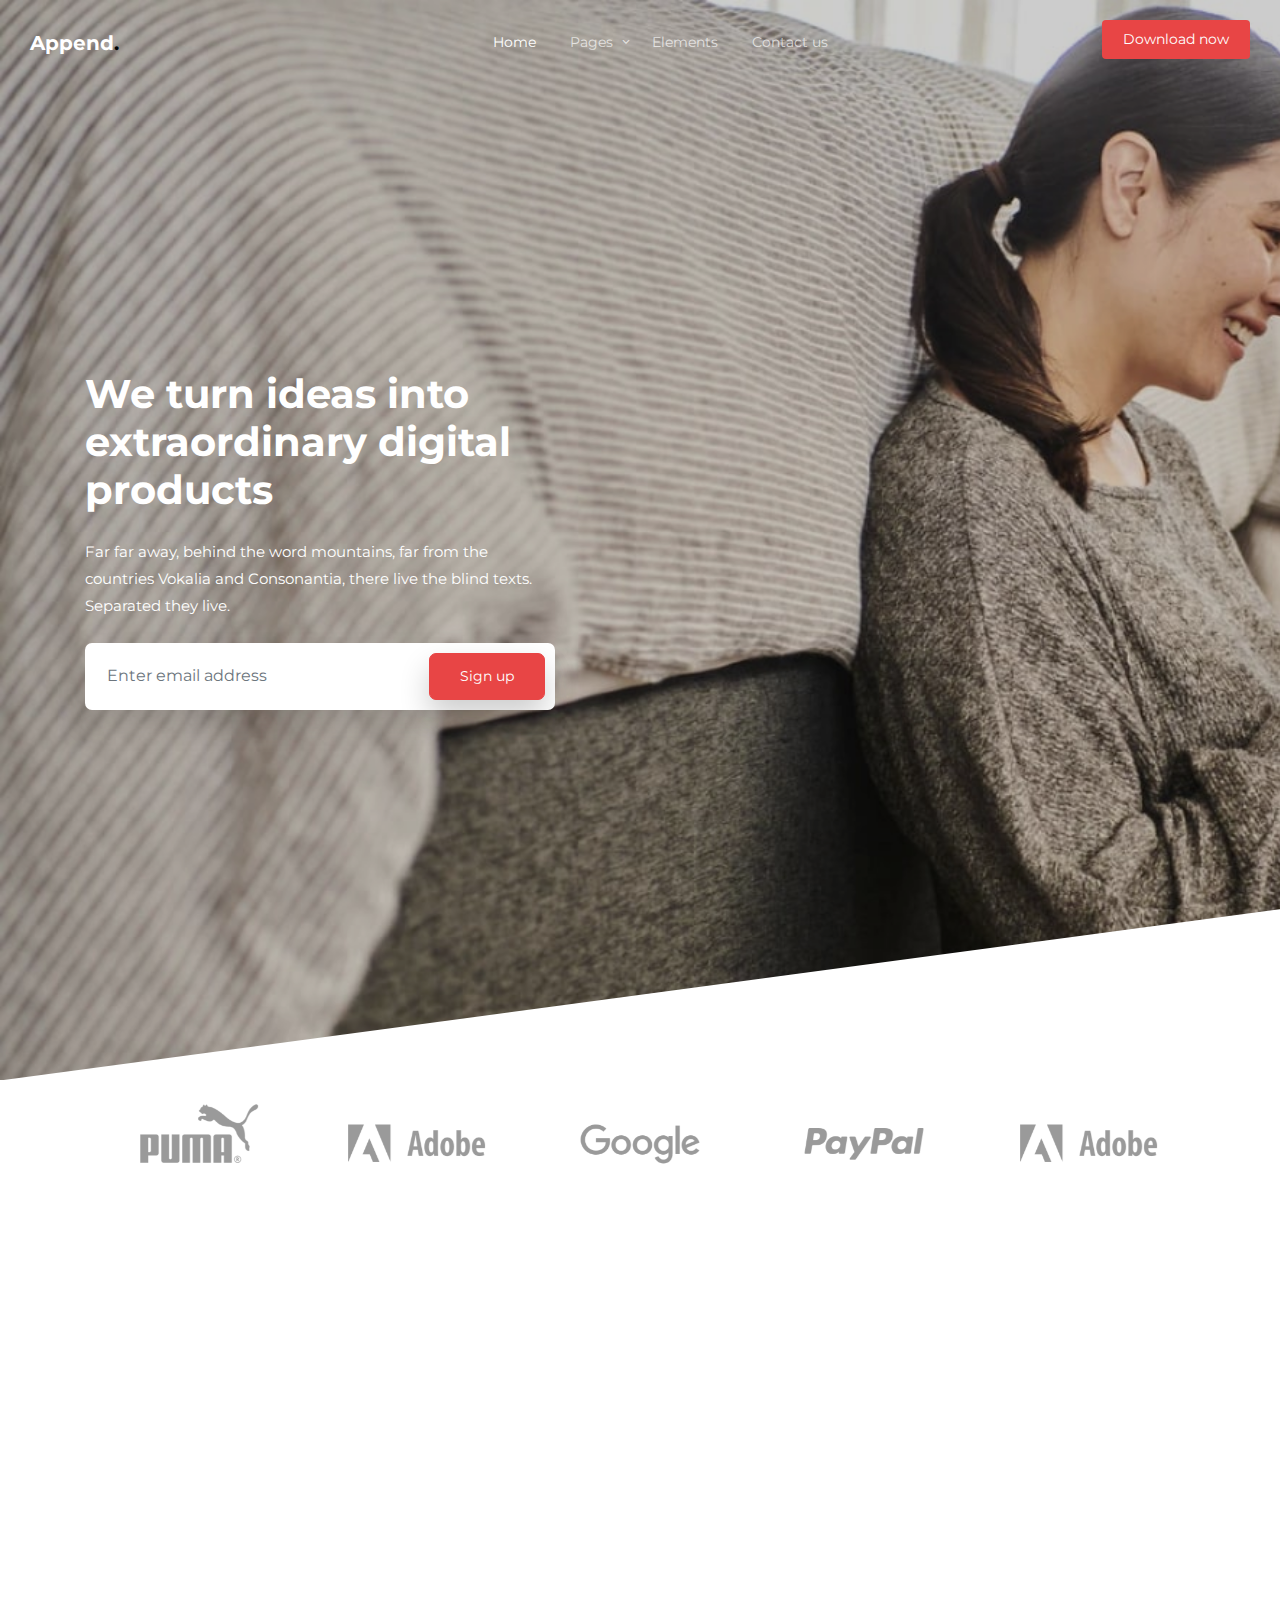
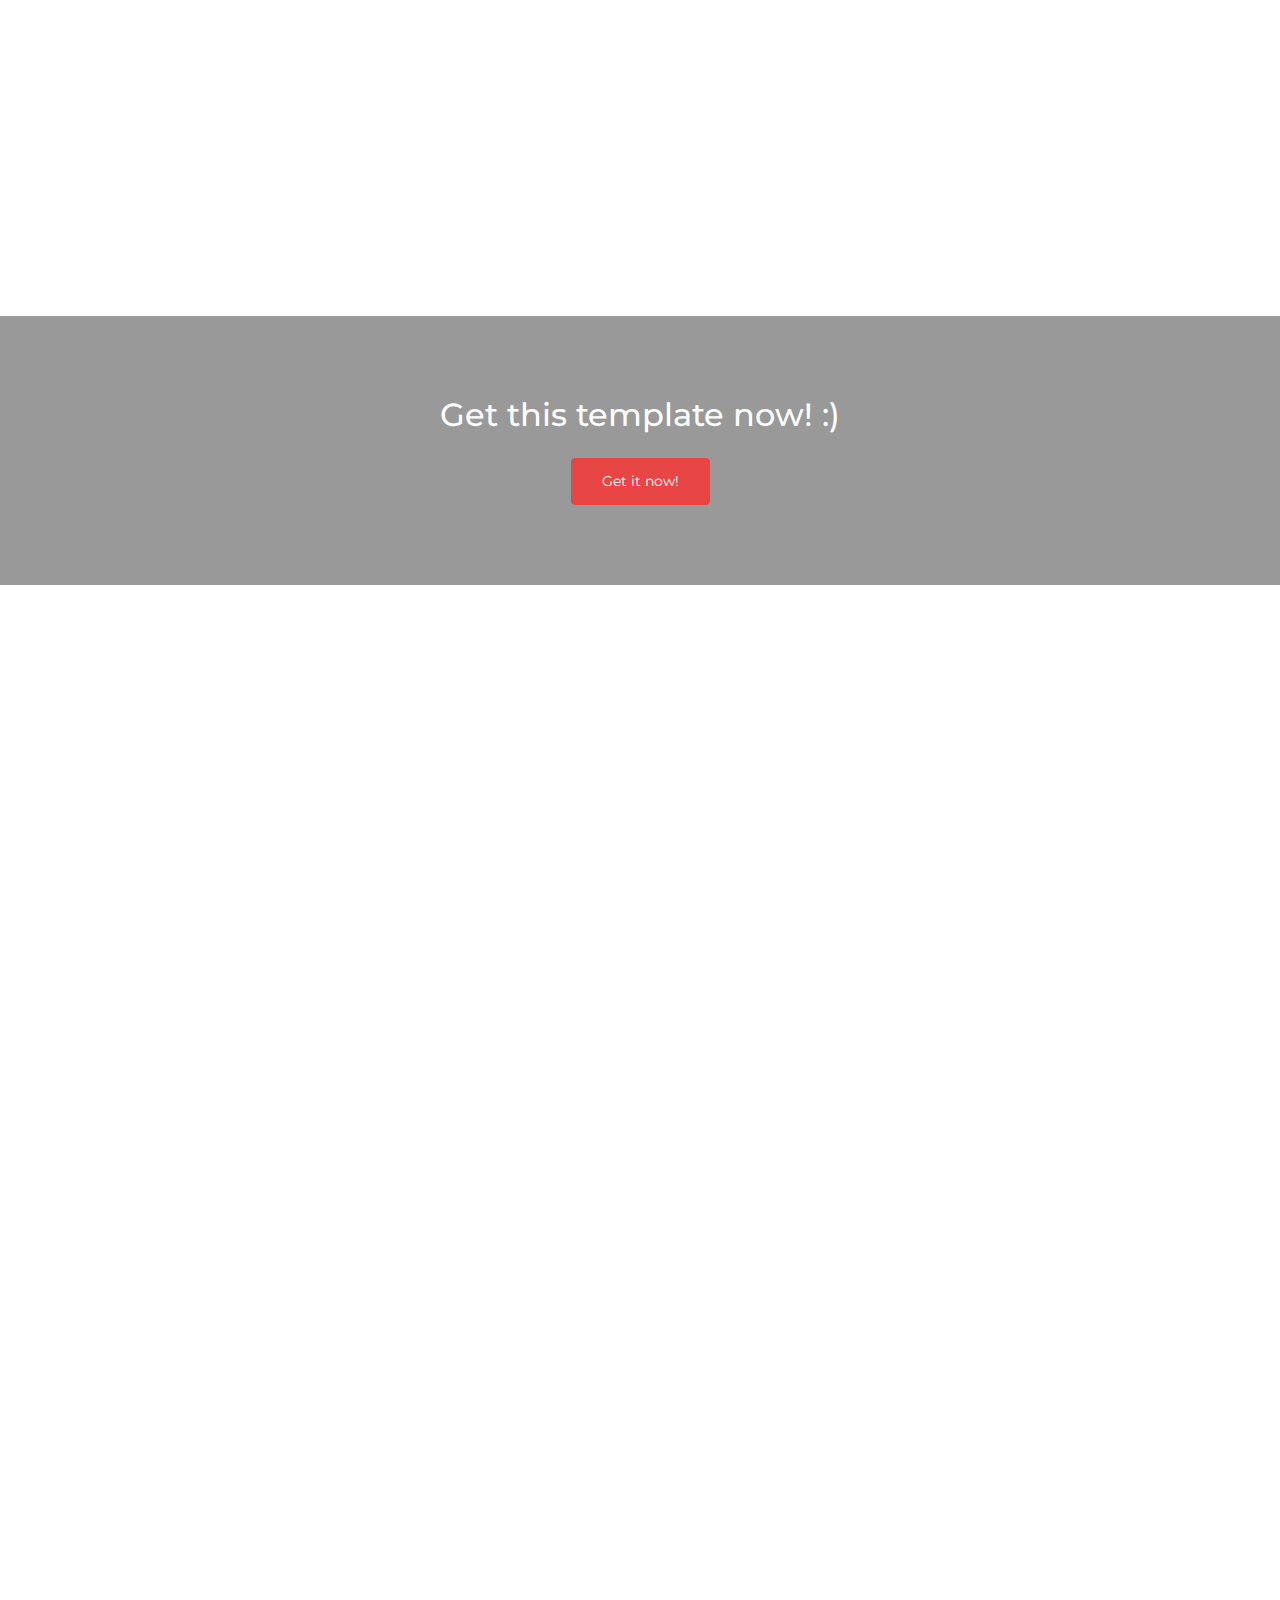
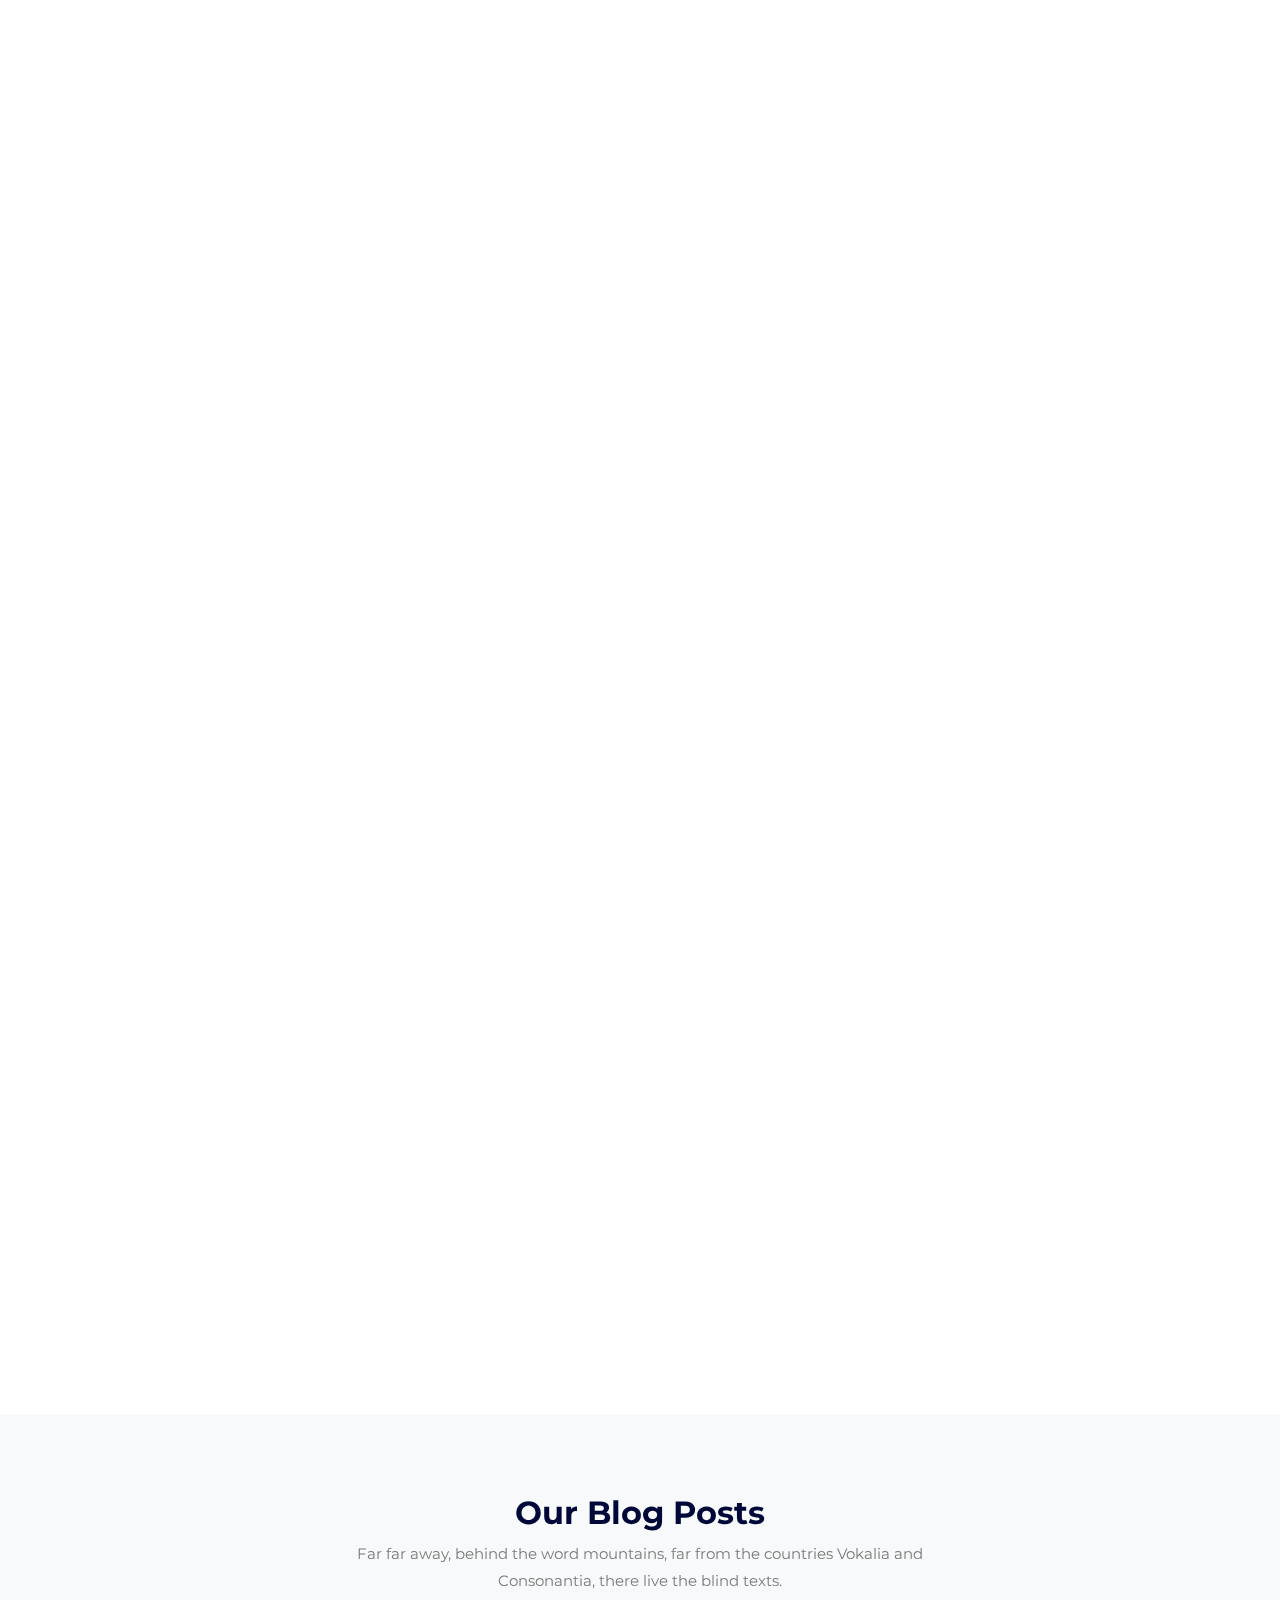
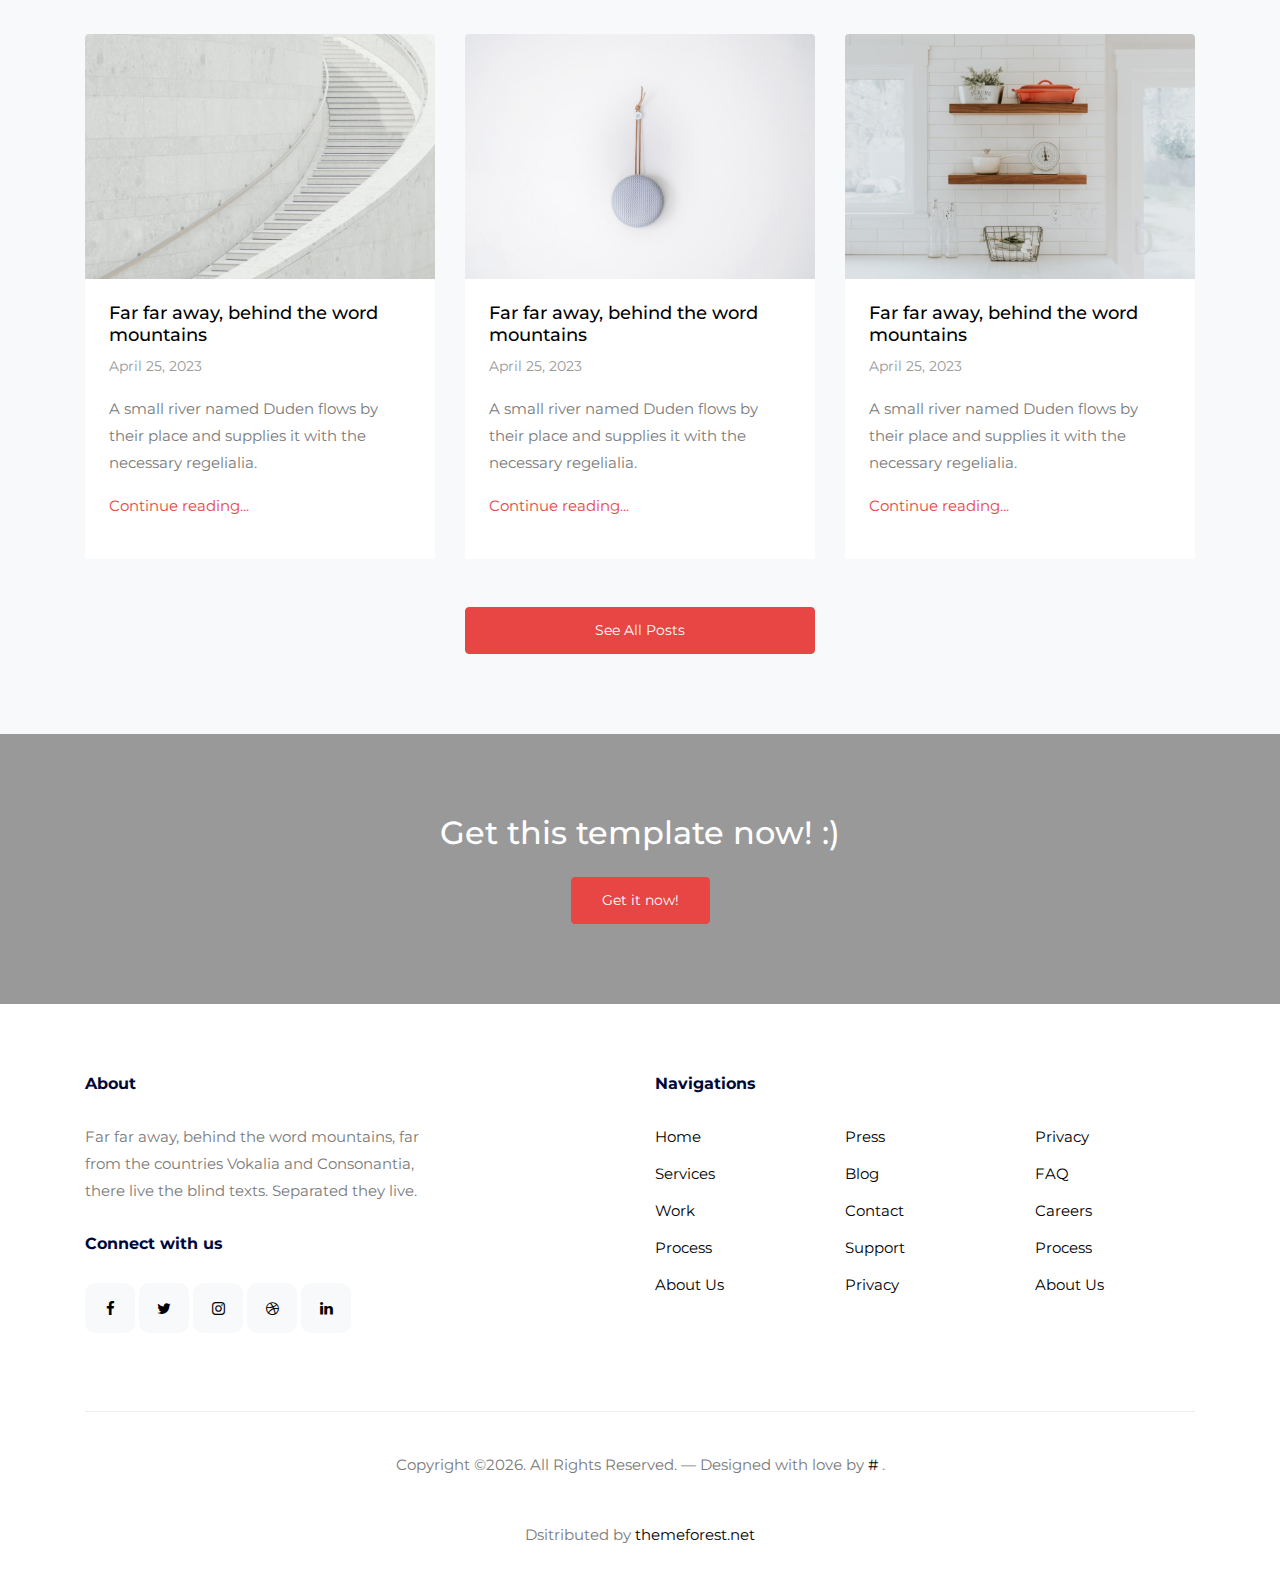
<file: index.html>
<!doctype html>
<html lang="en">
<head>
  <meta charset="utf-8">
  <meta name="viewport" content="width=device-width, initial-scale=1, shrink-to-fit=no">
  <meta name="author" content="#">
  <link rel="shortcut icon" href="favicon.png">

  <meta name="description" content="" />
  <meta name="keywords" content="bootstrap, bootstrap4" />


  <link href="https://fonts.googleapis.com/css2?family=Montserrat:wght@300;400;700&display=swap" rel="stylesheet">
  
  <link rel="stylesheet" href="css/bootstrap.min.css">
  <link rel="stylesheet" href="css/owl.carousel.min.css">
  <link rel="stylesheet" href="css/owl.theme.default.min.css">
  <link rel="stylesheet" href="fonts/icomoon/style.css">
  <link rel="stylesheet" href="fonts/feather/style.css">
  <link rel="stylesheet" href="fonts/flaticon/font/flaticon.css">
  <link rel="stylesheet" href="css/jquery.fancybox.min.css">
  <link rel="stylesheet" href="css/aos.css">
  <link rel="stylesheet" href="css/style.css">

  <title>Append .</title>
</head>
<body>


    <div class="site-mobile-menu site-navbar-target">
      <div class="site-mobile-menu-header">
        <div class="site-mobile-menu-close">
          <span class="icofont-close js-menu-toggle"></span>
        </div>
      </div>
      <div class="site-mobile-menu-body"></div>
    </div>
    
    <div class="container">


      <nav class="site-nav">
        <div class="logo">
          <a href="index.html" class="text-white">Append<span class="text-black">.</span></a>
        </div>
        <div class="row align-items-center">
          
          
          <div class="col-12 col-sm-12 col-lg-12 site-navigation text-center">
            <ul class="js-clone-nav d-none d-lg-inline-block text-left site-menu">
              <li class="active"><a href="index.html">Home</a></li>
              <li class="has-children">
                <a href="#">Pages</a>
                <ul class="dropdown">
                  <li><a href="portfolio.html">Portfolio</a></li>
                  <li><a href="single.html">Single</a></li>
                  <li><a href="about.html">About</a></li>
                  <li><a href="contact.html">Contact</a></li>

                  <li class="has-children">
                    <a href="#">Menu Two</a>
                    <ul class="dropdown">
                      <li><a href="#">Sub Menu One</a></li>
                      <li><a href="#">Sub Menu Two</a></li>
                      <li><a href="#">Sub Menu Three</a></li>
                    </ul>
                  </li>
                  <li><a href="#">Menu Three</a></li>
                </ul>
              </li>
              <li><a href="elements.html">Elements</a></li>
              <li><a href="contact.html">Contact us</a></li>
            </ul>

            <ul class="js-clone-nav d-none d-lg-inline-block text-left site-menu float-right menu-absolute">
              <li class="cta-button"><a href="https://#/" target="_blank">Download now</a></li>
            </ul>

            <a href="#" class="burger light ml-auto site-menu-toggle js-menu-toggle d-block d-lg-none" data-toggle="collapse" data-target="#main-navbar">
              <span></span>
            </a>

          </div>

        </div>  
      </nav> <!-- END nav -->

    </div> <!-- END container -->


    <div class="hero-slant overlay" data-stellar-background-ratio="0.5" style="background-image: url('images/hero-min.jpg')">

      <div class="container">
        <div class="row align-items-center justify-content-between">
          <div class="col-lg-7 intro">
            <h1 class="text-white font-weight-bold mb-4" data-aos="fade-up" data-aos-delay="0">We turn ideas into extraordinary digital products</h1>
            <p class="text-white mb-4" data-aos="fade-up" data-aos-delay="100">Far far away, behind the word mountains, far from the countries Vokalia and Consonantia, there live the blind texts. Separated they live.</p>
            <form action="#" class="sign-up-form d-flex" data-aos="fade-up" data-aos-delay="200">
              <input type="text" class="form-control" placeholder="Enter email address">
              <input type="submit" class="btn btn-primary" value="Sign up">
            </form>
          
          </div>
          
          
        </div>

        
      </div>

      <div class="slant" style="background-image: url('images/slant.svg');"></div>
    </div>

    <div class="py-3">
      <div class="container">

        <div class="owl-logos owl-carousel">
          <div class="item">
            <img src="images/logo-puma.png" alt="Image" class="img-fluid">
          </div>
          <div class="item">
            <img src="images/logo-adobe.png" alt="Image" class="img-fluid">
          </div>
          <div class="item">
            <img src="images/logo-google.png" alt="Image" class="img-fluid">
          </div>
          <div class="item">
            <img src="images/logo-paypal.png" alt="Image" class="img-fluid">
          </div>
          <div class="item">
            <img src="images/logo-adobe.png" alt="Image" class="img-fluid">
          </div>
          <div class="item">
            <img src="images/logo-google.png" alt="Image" class="img-fluid">
          </div>
          

        </div>
        
            
      </div>
      
    </div>

    
     <div class="site-section">
      <div class="container">
        <div class="row mb-5">
          <div class="col-12 text-center"  data-aos="fade-up">
            <h2 class="heading font-weight-bold mb-3">Our Services</h2>
          </div>
        </div>
        <div class="row align-items-stretch">
          <div class="col-md-6 col-lg-4 mb-4 mb-lg-4" data-aos="fade-up">
            <div class="unit-4 d-flex">
              <div class="unit-4-icon mr-4">
                <span class="feather-pen-tool"></span>
              </div>
              <div>
                <h3>Modern Design</h3>
                <p>Far far away, behind the word mountains, far from the countries Vokalia and Consonantia, there live the blind texts. </p>
                <p><a href="#">Learn More</a></p>
              </div>
            </div>
          </div>
          <div class="col-md-6 col-lg-4 mb-4 mb-lg-4" data-aos="fade-up" data-aos-delay="100">
            <div class="unit-4 d-flex">
              <div class="unit-4-icon mr-4">
                <span class="feather-layers"></span>
              </div>
              <div>
                <h3>High Performance</h3>
                <p>Far far away, behind the word mountains, far from the countries Vokalia and Consonantia, there live the blind texts. </p>
                <p><a href="#">Learn More</a></p>
              </div>
            </div>
          </div>
          <div class="col-md-6 col-lg-4 mb-4 mb-lg-4" data-aos="fade-up" data-aos-delay="200">
            <div class="unit-4 d-flex">
              <div class="unit-4-icon mr-4">
                <span class="feather-layout"></span>
              </div>
              <div>
                <h3>Flexible Layout</h3>
                <p>Far far away, behind the word mountains, far from the countries Vokalia and Consonantia, there live the blind texts. </p>
                <p><a href="#">Learn More</a></p>
              </div>
            </div>
          </div>


          <div class="col-md-6 col-lg-4 mb-4 mb-lg-4" data-aos="fade-up" data-aos-delay="300">
            <div class="unit-4 d-flex">
              <div class="unit-4-icon mr-4">
                <span class="feather-life-buoy"></span>
              </div>
              <div>
                <h3>Pay Support</h3>
                <p>Far far away, behind the word mountains, far from the countries Vokalia and Consonantia, there live the blind texts. </p>
                <p><a href="#">Learn More</a></p>
              </div>
            </div>
          </div>
          <div class="col-md-6 col-lg-4 mb-4 mb-lg-4" data-aos="fade-up" data-aos-delay="400">
            <div class="unit-4 d-flex">
              <div class="unit-4-icon mr-4">
                <span class="feather-shopping-bag"></span>
              </div>
              <div>
                <h3>Cool Pricing</h3>
                <p>Far far away, behind the word mountains, far from the countries Vokalia and Consonantia, there live the blind texts. </p>
                <p><a href="#">Learn More</a></p>
              </div>
            </div>
          </div>
          <div class="col-md-6 col-lg-4 mb-4 mb-lg-4" data-aos="fade-up" data-aos-delay="500">
            <div class="unit-4 d-flex">
              <div class="unit-4-icon mr-4">
                <span class="feather-smartphone"></span>
              </div>
              <div>
                <h3>Mobile Apps</h3>
                <p>Far far away, behind the word mountains, far from the countries Vokalia and Consonantia, there live the blind texts. </p>
                <p><a href="#">Learn More</a></p>
              </div>
            </div>
          </div>

        </div>
      </div>
    </div>

    
    <div class="site-section overlay site-cover-2" style="background-image: url('images/img_v_3-min.jpg')">
      <div class="container">
        <div class="row">
          <div class="col-lg-7 mx-auto text-center">
            <h2 class="text-white mb-4">Get this template now! :)</h2>
            <p class="mb-0"><a href="https://#/" rel="noopener" class="btn btn-primary">Get it now!</a></p>
          </div>
        </div>
      </div>
    </div>


    <div class="features-lg ">
      <div class="container">
        <div class="row feature align-items-center justify-content-between">
          <div class="col-lg-7 section-stack order-lg-2 mb-4 mb-lg-0 position-relative" data-aos="fade-up" data-aos-delay="0">

            <div class="image-stack">
              <div class="image-stack__item image-stack__item--top">
                <img src="images/img_h_2-min.jpg" alt="">
              </div>
              <div class="image-stack__item image-stack__item--bottom">
                <img src="images/img_h_3-min.jpg" alt="">
              </div>
            </div>

          </div>
          <div class="col-lg-4 section-title" data-aos="fade-up" data-aos-delay="100">
            
            <h2 class="font-weight-bold mb-4 heading">Far far away, behind the word mountains</h2>
            <p class="mb-4">Far far away, behind the word mountains, far from the countries Vokalia and Consonantia, there live the blind texts. Separated they live.</p>
            <p><a href="#" class="btn btn-primary">Get Started</a></p>

          </div>
          
        </div>
      </div>
    </div>
    
    <div class="features-lg">
      <div class="container">
        
        <div class="row feature align-items-center justify-content-between">
          <div class="col-lg-7 mb-4 mb-lg-0 section-stack" data-aos="fade-up" data-aos-delay="0">
            <img src="images/img_h_5-min.jpg" alt="Image" class="img-fluid">
          </div>
          <div class="col-lg-4 section-title" data-aos="fade-up" data-aos-delay="100">
            
            <h2 class="font-weight-bold mb-4">Far far away, behind the word mountains</h2>
            <p class="mb-4">Far far away, behind the word mountains, far from the countries Vokalia and Consonantia, there live the blind texts. Separated they live.</p>
            <p><a href="#" class="btn btn-primary">Get Started</a></p>

          </div>
          
        </div>

      </div>
    </div>



    <div class="pricing-section">
      <div class="container">
        <div class="section-title text-center mb-5" data-aos="fade-up" data-aos-delay="0">
          <h2 class="heading font-weight-bold mb-5">Plans</h2>

          <div class="switch-plan">
            
            <div class="d-inline-flex align-items-center">
              <div class="period">Monthly</div>
              <a href="#" class="period-toggle js-period-toggle"></a>
              <div class="period"><span class="mr-2">Yearly</span><span class="save-percent">Save 25%</span></div>
            </div>

          </div>
        </div>
        

        <div class="row">
          <div class="col-md-6 col-lg-4" data-aos="fade-up" data-aos-delay="0">
            <div class="pricing-item ">
              <h3>Basic</h3>
              <div class="description">
                <p>Far far away, behind the word mountains</p>
              </div>
              <div class="period-change mb-4 d-block">
                <div class="price-wrap">
                  <div class="price">
                    <div>
                      <div>$29</div>
                      <div>$299</div>
                    </div>
                  </div>
                </div>
                <div class="d-inline-flex align-items-center text-center period-wrap">
                  <div class="d-inline-block mr-1">Per</div>
                  <div class="d-block text-left period">
                    <div>
                      <div>Month</div>
                      <div>Year</div>
                    </div>
                  </div>
                </div>
              </div>
              <ul class="list-unstyled mb-4">
                <li class="d-flex"><span class="feather-check-square mr-2 mt-1"></span><span>Far far away, behind the word mountains</span></li>
                <li class="d-flex"><span class="feather-check-square mr-2 mt-1"></span><span>Far far away, behind the word mountains</span></li>
              </ul>
              <div>
                <a href="#" class="btn btn-primary">Get Started</a>
              </div>
            </div>
          </div>

          <div class="col-md-6 col-lg-4" data-aos="fade-up" data-aos-delay="100">
            <div class="pricing-item active">
              <h3>Advanced</h3>
              <div class="description">
                <p>Far far away, behind the word mountains</p>
              </div>
              <div class="period-change mb-4 d-block">
                <div class="price-wrap">
                  <div class="price">
                    <div>
                      <div>$49</div>
                      <div>$599</div>
                    </div>
                  </div>
                </div>
                <div class="d-inline-flex align-items-center text-center period-wrap">
                  <div class="d-inline-block mr-1">Per</div>
                  <div class="d-block text-left period">
                    <div>
                      <div>Month</div>
                      <div>Year</div>
                    </div>
                  </div>
                </div>
              </div>
              <ul class="list-unstyled mb-4">
                <li class="d-flex"><span class="feather-check-square mr-2 mt-1"></span><span>Far far away, behind the word mountains</span></li>
                <li class="d-flex"><span class="feather-check-square mr-2 mt-1"></span><span>Far far away, behind the word mountains</span></li>
              </ul>
              <div>
                <a href="#" class="btn btn-primary">Get Started</a>
              </div>
            </div>
          </div>

          <div class="col-md-6 col-lg-4" data-aos="fade-up" data-aos-delay="200">
            <div class="pricing-item ">
              <h3>Premium</h3>
              <div class="description">
                <p>Far far away, behind the word mountains</p>
              </div>
              <div class="period-change mb-4 d-block">
                <div class="price-wrap">
                  <div class="price">
                    <div>
                      <div>$99</div>
                      <div>$1,999</div>
                    </div>
                  </div>
                </div>
                <div class="d-inline-flex align-items-center text-center period-wrap">
                  <div class="d-inline-block mr-1">Per</div>
                  <div class="d-block text-left period">
                    <div>
                      <div>Month</div>
                      <div>Year</div>
                    </div>
                  </div>
                </div>
              </div>
              <ul class="list-unstyled mb-4">
                <li class="d-flex"><span class="feather-check-square mr-2 mt-1"></span><span>Far far away, behind the word mountains</span></li>
                <li class="d-flex"><span class="feather-check-square mr-2 mt-1"></span><span>Far far away, behind the word mountains</span></li>
              </ul>
              <div>
                <a href="#" class="btn btn-primary">Get Started</a>
              </div>
            </div>
          </div>
        </div>
      </div>
    </div>

    

    <div class="testimonial-section">
      <div class="container">
        <div class="row align-items-center justify-content-between">
          <div class="col-lg-4 mb-5 section-title" data-aos="fade-up" data-aos-delay="0">
            
            <h2 class="mb-4 font-weight-bold heading">Testimonials</h2>
            <p class="mb-4">Far far away, behind the word mountains, far from the countries Vokalia and Consonantia, there live the blind texts. </p>
            <p><a href="#" class="btn btn-primary">Product Tour</a></p>
          </div>
          <div class="col-lg-7" data-aos="fade-up" data-aos-delay="100">
            
            <div class="testimonial--wrap">
              <div class="owl-single owl-carousel no-dots no-nav">
                <div class="testimonial-item">
                  <div class="d-flex align-items-center mb-4">
                    <div class="photo mr-3">
                      <img src="images/person_4-min.jpg" alt="Image" class="img-fluid">
                    </div>
                    <div class="author">
                      <cite class="d-block mb-0">Kaila Woodland</cite>
                      <span>Owner, Greenland, Inc.</span>
                    </div>
                  </div>
                  <blockquote>
                    <p>&ldquo;Far far away, behind the word mountains, far from the countries Vokalia and Consonantia, there live the blind texts. Separated they live.&rdquo;</p>
                  </blockquote>
                </div>  

                <div class="testimonial-item">
                  <div class="d-flex align-items-center mb-4">
                    <div class="photo mr-3">
                      <img src="images/person_1-min.jpg" alt="Image" class="img-fluid">
                    </div>
                    <div class="author">
                      <cite class="d-block mb-0">Kaila Woodland</cite>
                      <span>Owner, Greenland, Inc.</span>
                    </div>
                  </div>
                  <blockquote>
                    <p>&ldquo;Far far away, behind the word mountains, far from the countries Vokalia and Consonantia, there live the blind texts. Separated they live.&rdquo;</p>
                  </blockquote>
                </div>  

                <div class="testimonial-item">
                  <div class="d-flex align-items-center mb-4">
                    <div class="photo mr-3">
                      <img src="images/person_2-min.jpg" alt="Image" class="img-fluid">
                    </div>
                    <div class="author">
                      <cite class="d-block mb-0">Kaila Woodland</cite>
                      <span>Owner, Greenland, Inc.</span>
                    </div>
                  </div>
                  <blockquote>
                    <p>&ldquo;Far far away, behind the word mountains, far from the countries Vokalia and Consonantia, there live the blind texts. Separated they live.&rdquo;</p>
                  </blockquote>
                </div>  
              </div>
              <div class="custom-nav-wrap">
                <a href="#" class="custom-owl-prev"><span class="icon-keyboard_backspace"></span></a>
                <a href="#" class="custom-owl-next"><span class="icon-keyboard_backspace"></span></a>
              </div>
            </div>

          </div>
        </div>
      </div>
    </div>

     <div class="site-section bg-light" id="blog-section">
      <div class="container">
        <div class="row">
          <div class="col-7 mb-4 position-relative text-center mx-auto">
            <h2 class="font-weight-bold text-center">Our Blog Posts</h2>
            <p>Far far away, behind the word mountains, far from the countries Vokalia and Consonantia, there live the blind texts.</p>
          </div>

        </div>
        <div class="row">
          
          
          <div class="col-md-6 mb-5 mb-lg-0 col-lg-4">
            <div class="blog_entry">
              <a href="#"><img src="images/img_h_3-min.jpg" alt="Pay Website Template by Pay-Template.co" class="img-fluid"></a>
              <div class="p-4 bg-white">
                <h3><a href="#">Far far away, behind the word mountains</a></h3>
                <span class="date">April 25, 2023</span>
                <p>A small river named Duden flows by their place and supplies it with the necessary regelialia.</p>
                <p class="more"><a href="#">Continue reading...</a></p>
              </div>
            </div>
          </div>

          <div class="col-md-6 mb-5 mb-lg-0 col-lg-4">
            <div class="blog_entry">
              <a href="#"><img src="images/img_h_5-min.jpg" alt="Pay Website Template by Pay-Template.co" class="img-fluid"></a>
              <div class="p-4 bg-white">
                <h3><a href="#">Far far away, behind the word mountains</a></h3>
                <span class="date">April 25, 2023</span>
                <p>A small river named Duden flows by their place and supplies it with the necessary regelialia.</p>
                <p class="more"><a href="#">Continue reading...</a></p>
              </div>
            </div>
          </div>

          <div class="col-md-6 mb-5 mb-lg-0 col-lg-4">
            <div class="blog_entry">
              <a href="#"><img src="images/img_h_7-min.jpg" alt="Pay Website Template by Pay-Template.co" class="img-fluid"></a>
              <div class="p-4 bg-white">
                <h3><a href="#">Far far away, behind the word mountains</a></h3>
                <span class="date">April 25, 2023</span>
                <p>A small river named Duden flows by their place and supplies it with the necessary regelialia.</p>
                <p class="more"><a href="#">Continue reading...</a></p>
              </div>
            </div>
          </div>
        </div>
        <div class="row mt-5">
          <div class="col-lg-4 mx-auto">
            <a href="#" class="btn btn-primary btn-block">See All Posts</a>
          </div>
        </div>
      </div>
    </div>

    <div class="site-section overlay site-cover-2" style="background-image: url('images/img_v_4-min.jpg')">
      <div class="container">
        <div class="row">
          <div class="col-lg-7 mx-auto text-center">
            <h2 class="text-white mb-4">Get this template now! :)</h2>
            <p class="mb-0"><a href="https://#/" rel="noopener" class="btn btn-primary">Get it now!</a></p>
          </div>
        </div>
      </div>
    </div>

     <div class="site-footer">
      <div class="container">
        <div class="row justify-content-between">
          <div class="col-lg-4">
            <div class="widget">
              <h3>About</h3>
              <p>Far far away, behind the word mountains, far from the countries Vokalia and Consonantia, there live the blind texts. Separated they live.</p>
            </div>
            <div class="widget">
              <h3>Connect with us</h3>
              <ul class="social list-unstyled">
                <li><a href="#"><span class="icon-facebook"></span></a></li>
                <li><a href="#"><span class="icon-twitter"></span></a></li>
                <li><a href="#"><span class="icon-instagram"></span></a></li>
                <li><a href="#"><span class="icon-dribbble"></span></a></li>
                <li><a href="#"><span class="icon-linkedin"></span></a></li>
              </ul>
            </div>
          </div>
          <div class="col-lg-6">
            <div class="row">
              <div class="col-12">
                <div class="widget">
                  <h3>Navigations</h3>
                </div>
              </div>
              <div class="col-6 col-sm-6 col-md-4">
                <div class="widget">
                  <ul class="links list-unstyled">
                    <li><a href="#">Home</a></li>
                    <li><a href="#">Services</a></li>
                    <li><a href="#">Work</a></li>
                    <li><a href="#">Process</a></li>
                    <li><a href="#">About Us</a></li>
                  </ul>
                </div>
              </div>
              <div class="col-6 col-sm-6 col-md-4">
                <div class="widget">
                  <ul class="links list-unstyled">
                    <li><a href="#">Press</a></li>
                    <li><a href="#">Blog</a></li>
                    <li><a href="#">Contact</a></li>
                    <li><a href="#">Support</a></li>
                    <li><a href="#">Privacy</a></li>
                  </ul>
                </div>
              </div>
              <div class="col-6 col-sm-6 col-md-4">
                <div class="widget">
                  <ul class="links list-unstyled">
                    <li><a href="#">Privacy</a></li>
                    <li><a href="#">FAQ</a></li>
                    <li><a href="#">Careers</a></li>
                    <li><a href="#">Process</a></li>
                    <li><a href="#">About Us</a></li>
                  </ul>
                </div>
              </div>
            </div>
          </div>
        </div>

        <div class="row justify-content-center text-center copyright">
          <div class="col-md-8">
            <p>Copyright &copy;<script>document.write(new Date().getFullYear());</script>. All Rights Reserved. &mdash; Designed with love by <a href="https://#">#</a> .
            </p> </br> 
            <p> Dsitributed by <a href="https://themeforest.net">themeforest.net</a> </p>
          </div>
        </div>
      </div>
    </div>
    

    <div id="overlayer"></div>
    <div class="loader">
      <div class="spinner-border" role="status">
        <span class="sr-only">Loading...</span>
      </div>
    </div>

    <script src="js/jquery-3.5.1.min.js"></script>
    <script src="js/jquery-migrate-3.0.0.min.js"></script>
    <script src="js/popper.min.js"></script>
    <script src="js/bootstrap.min.js"></script>
    <script src="js/owl.carousel.min.js"></script>
    <script src="js/aos.js"></script>
    <script src="js/imagesloaded.pkgd.js"></script>
    <script src="js/isotope.pkgd.min.js"></script>
    <script src="js/jquery.animateNumber.min.js"></script>
    <script src="js/jquery.stellar.min.js"></script>
    <script src="js/jquery.waypoints.min.js"></script>
    <script src="js/jquery.fancybox.min.js"></script>
    <script src="js/custom.js"></script>

    
  </body>
  </html>
</file>
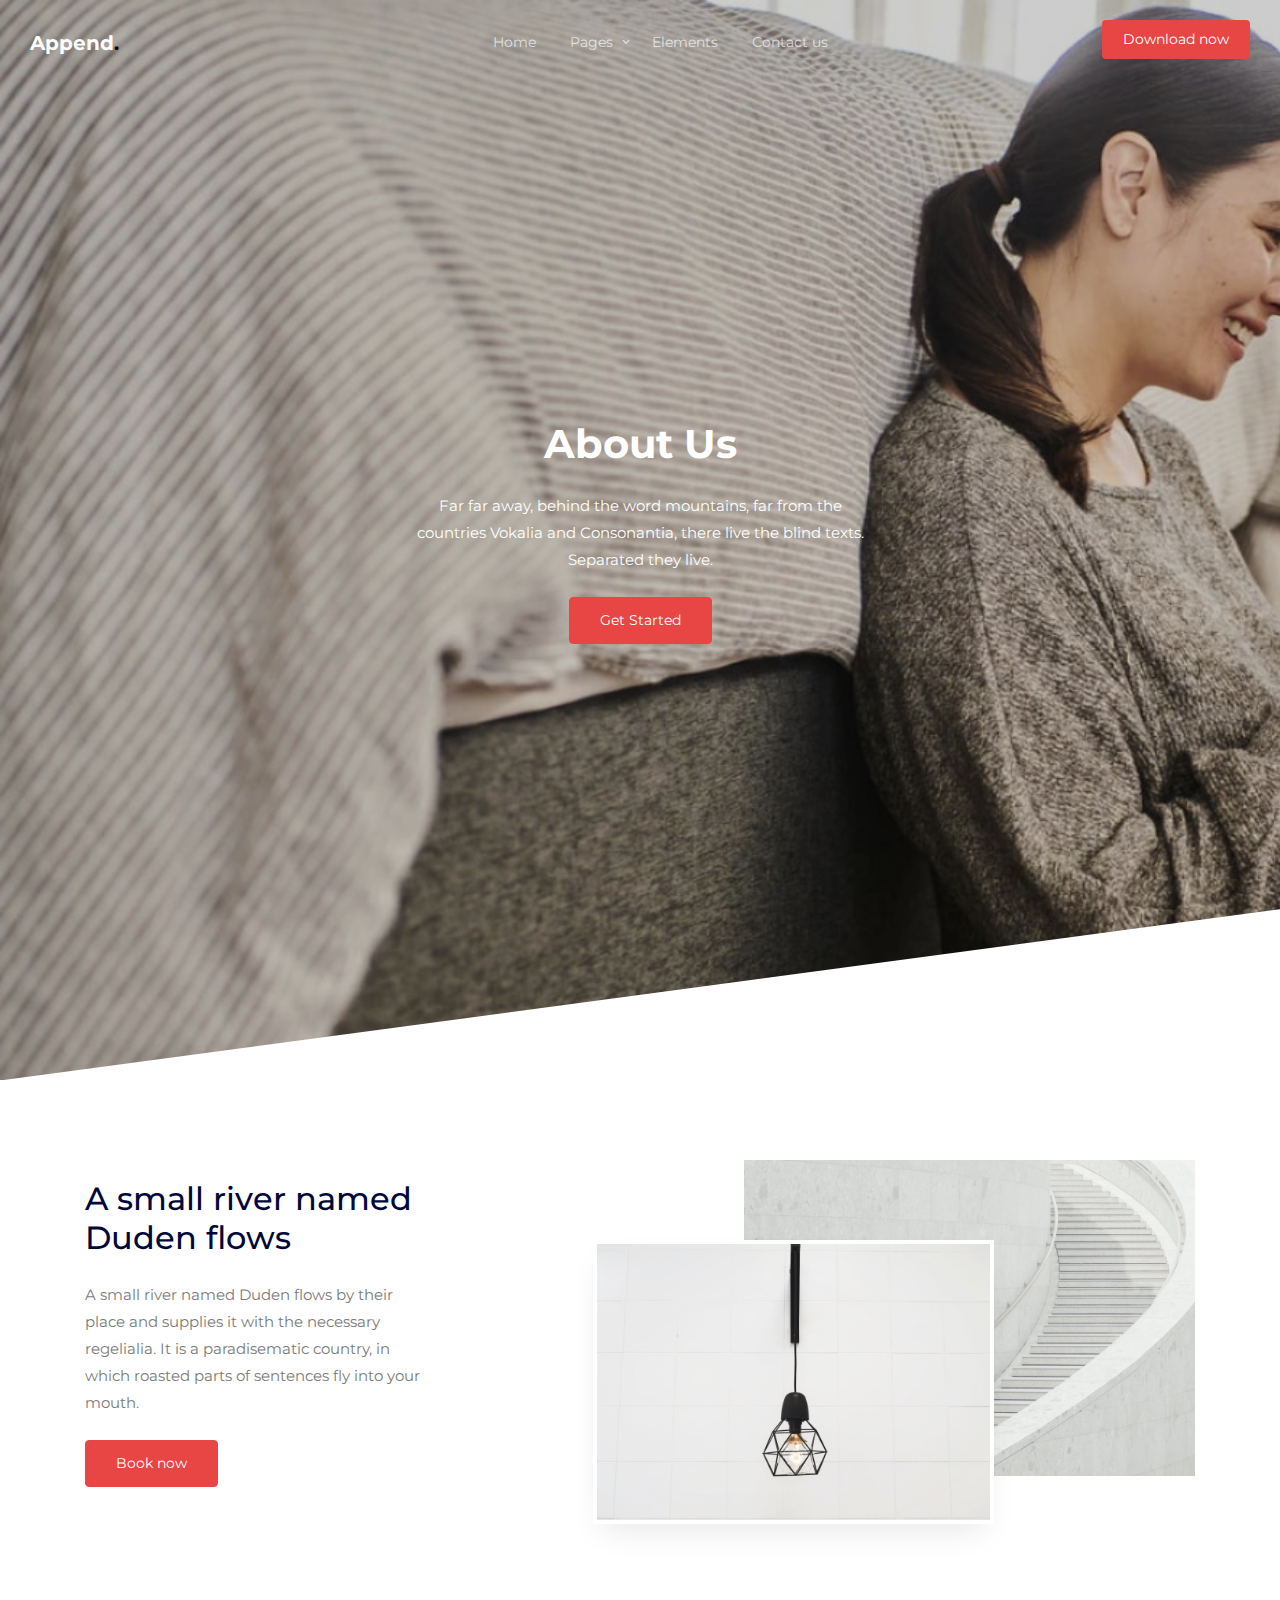
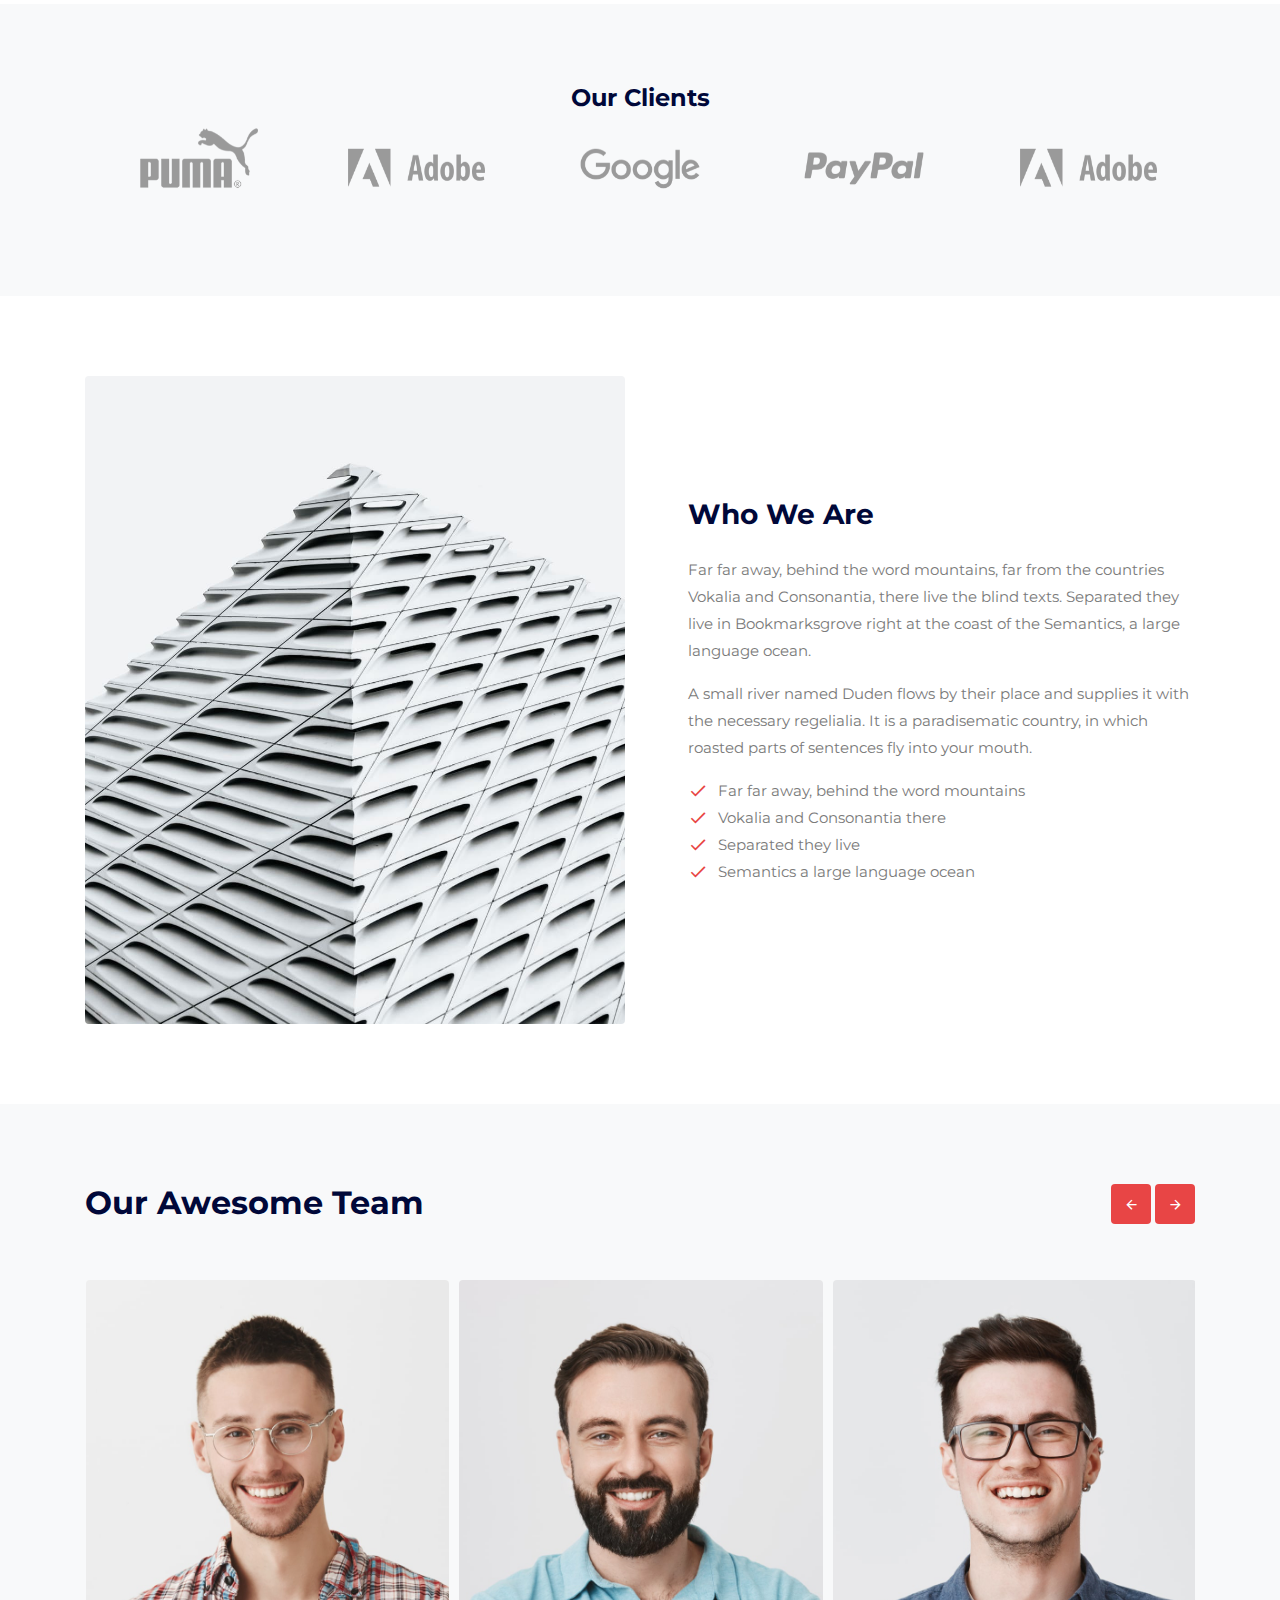
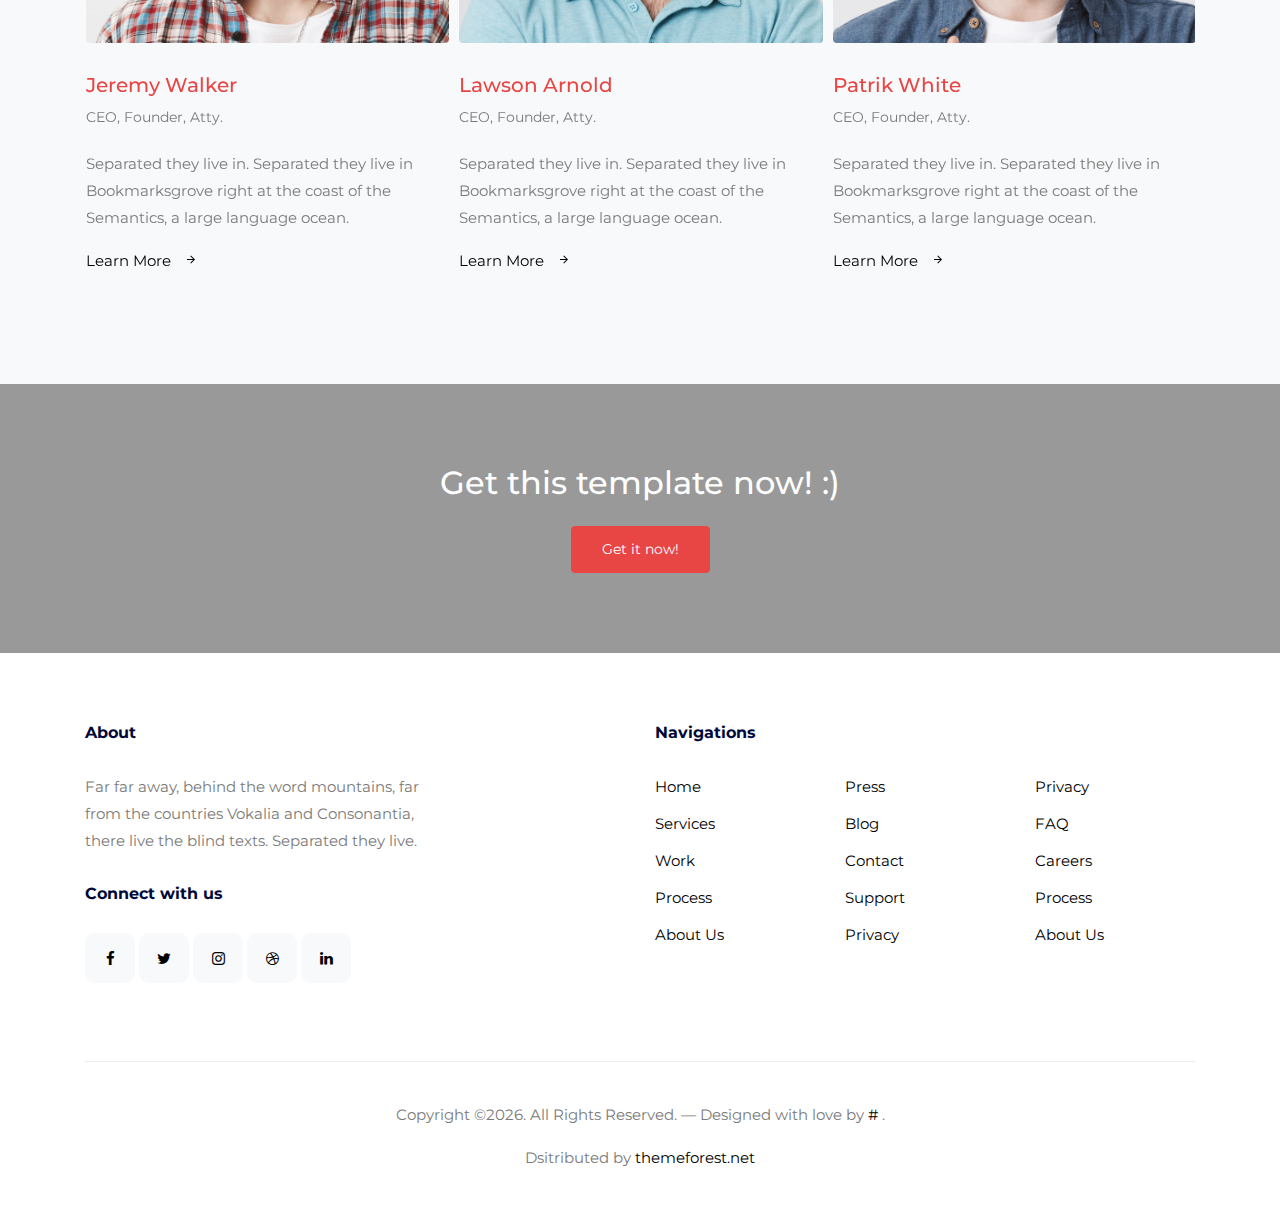
<file: about.html>
<!-- /*
* Template Name: Append
* Template Author: #
* Tempalte URI: https://#/
* License: https://creativecommons.org/licenses/by/3.0/
*/ -->
<!doctype html>
<html lang="en">
<head>
  <meta charset="utf-8">
  <meta name="viewport" content="width=device-width, initial-scale=1, shrink-to-fit=no">
  <meta name="author" content="#">
  <link rel="shortcut icon" href="favicon.png">

  <meta name="description" content="" />
  <meta name="keywords" content="bootstrap, bootstrap4" />


  <link href="https://fonts.googleapis.com/css2?family=Montserrat:wght@300;400;700&display=swap" rel="stylesheet">
  
  <link rel="stylesheet" href="css/bootstrap.min.css">
  <link rel="stylesheet" href="css/owl.carousel.min.css">
  <link rel="stylesheet" href="css/owl.theme.default.min.css">
  <link rel="stylesheet" href="fonts/icomoon/style.css">
  <link rel="stylesheet" href="fonts/feather/style.css">
  <link rel="stylesheet" href="fonts/flaticon/font/flaticon.css">
  <link rel="stylesheet" href="css/jquery.fancybox.min.css">
  <link rel="stylesheet" href="css/aos.css">
  <link rel="stylesheet" href="css/style.css">

  <title>Append .</title>
</head>
<body>


    <div class="site-mobile-menu site-navbar-target">
      <div class="site-mobile-menu-header">
        <div class="site-mobile-menu-close">
          <span class="icofont-close js-menu-toggle"></span>
        </div>
      </div>
      <div class="site-mobile-menu-body"></div>
    </div>
    
    <div class="container">


      <nav class="site-nav">
        <div class="logo">
          <a href="index.html" class="text-white">Append<span class="text-black">.</span></a>
        </div>
        <div class="row align-items-center">
          
          
          <div class="col-12 col-sm-12 col-lg-12 site-navigation text-center">
            <ul class="js-clone-nav d-none d-lg-inline-block text-left site-menu">
              <li><a href="index.html">Home</a></li>
              <li class="has-children">
                <a href="#">Pages</a>
                <ul class="dropdown">
                  <li><a href="portfolio.html">Portfolio</a></li>
                  <li><a href="single.html">Single</a></li>
                  <li class="active"><a href="about.html">About</a></li>
                  <li><a href="contact.html">Contact</a></li>

                  <li class="has-children">
                    <a href="#">Menu Two</a>
                    <ul class="dropdown">
                      <li><a href="#">Sub Menu One</a></li>
                      <li><a href="#">Sub Menu Two</a></li>
                      <li><a href="#">Sub Menu Three</a></li>
                    </ul>
                  </li>
                  <li><a href="#">Menu Three</a></li>
                </ul>
              </li>
              <li><a href="elements.html">Elements</a></li>
              <li><a href="contact.html">Contact us</a></li>
            </ul>

            <ul class="js-clone-nav d-none d-lg-inline-block text-left site-menu float-right menu-absolute">
              <li class="cta-button"><a href="https://#/" target="_blank">Download now</a></li>
            </ul>

            <a href="#" class="burger light ml-auto site-menu-toggle js-menu-toggle d-block d-lg-none" data-toggle="collapse" data-target="#main-navbar">
              <span></span>
            </a>

          </div>

        </div>  
      </nav> <!-- END nav -->

    </div> <!-- END container -->


    <div class="hero-slant overlay" data-stellar-background-ratio="0.5" style="background-image: url('images/hero-min.jpg')">

      <div class="container">
        <div class="row align-items-center justify-content-center">
          <div class="col-lg-7 intro text-center">
            <h1 class="text-white font-weight-bold mb-4" data-aos="fade-up" data-aos-delay="0">About Us</h1>
            <p class="text-white mb-4" data-aos="fade-up" data-aos-delay="100">Far far away, behind the word mountains, far from the countries Vokalia and Consonantia, there live the blind texts. Separated they live.</p>
            <p data-aos="fade-up" data-aos-delay="200"><a href="#" class="btn btn-primary">Get Started</a></p>
            
          
          </div>
          
          
        </div>

        
      </div>

      <div class="slant" style="background-image: url('images/slant.svg');"></div>
    </div>

    <div class="site-section about-section ">
      <div class="container">
        <div class="row align-items-center justify-content-between">
          <div class="col-lg-4">
            <h2 class="section-title mb-4">A small river named Duden flows</h2>
            <p>A small river named Duden flows by their place and supplies it with the necessary regelialia. It is a paradisematic country, in which roasted parts of sentences fly into your mouth.</p>
            <p class="mt-4"><a href="#" class="btn btn-primary btn-md">Book now</a></p>
          </div>
          <div class="col-lg-7 pl-lg-5 position-relative ">


            <div class="section-stack">
              <div class="image-stack">
                <div class="image-stack__item image-stack__item--top">
                  <img src="images/img_h_2-min.jpg" alt="">
                </div>
                <div class="image-stack__item image-stack__item--bottom">
                  <img src="images/img_h_3-min.jpg" alt="">
                </div>
              </div>
            </div>  

          </div>
        </div>
      </div>
    </div>

    <div class="site-section bg-light">
      <div class="container">
        <div class="row justify-content-center">
          <div class="col-lg-6 text-center">
            <h4 class="font-weight-bold">Our Clients</h4>
          </div>
        </div>

        <div class="owl-logos owl-carousel">
          <div class="item">
            <img src="images/logo-puma.png" alt="Image" class="img-fluid">
          </div>
          <div class="item">
            <img src="images/logo-adobe.png" alt="Image" class="img-fluid">
          </div>
          <div class="item">
            <img src="images/logo-google.png" alt="Image" class="img-fluid">
          </div>
          <div class="item">
            <img src="images/logo-paypal.png" alt="Image" class="img-fluid">
          </div>
          <div class="item">
            <img src="images/logo-adobe.png" alt="Image" class="img-fluid">
          </div>
          <div class="item">
            <img src="images/logo-google.png" alt="Image" class="img-fluid">
          </div>
          

        </div>
        
            
      </div>
      
    </div>
        

    <div class="site-section">
      <div class="container">
        <div class="row align-items-center">
          <div class="col-lg-6">
            <img src="images/img_v_2-min.jpg" alt="image" class="img-fluid rounded">
          </div>
          <div class="col-lg-6 pl-lg-5">
            <h3 class="mb-4 font-weight-bold">Who We Are</h3>
            <p>Far far away, behind the word mountains, far from the countries Vokalia and Consonantia, there live the blind texts. Separated they live in Bookmarksgrove right at the coast of the Semantics, a large language ocean.</p>

<p>A small river named Duden flows by their place and supplies it with the necessary regelialia. It is a paradisematic country, in which roasted parts of sentences fly into your mouth. </p>
            <ul class="list-check list-unstyled primary">
              <li>Far far away, behind the word mountains</li>
              <li>Vokalia and Consonantia there</li>
              <li>Separated they live</li>
              <li>Semantics a large language ocean</li>
            </ul>
          </div>
        </div>
      </div>
    </div>

    <div class="site-section slider-team-wrap bg-light">
      <div class="container">

        <div class="row mb-5 align-items-center">
          <div class="col-md-6">
            <h2 class="font-weight-bold">Our Awesome Team</h2>
          </div>
          <div class="col-md-6 text-left text-md-right">
            <div class="slider-nav">
              <a href="#" class="js-prev js-custom-prev-v2"><span class="icon-arrow_back"></span></a>
              <a href="#" class="js-next js-custom-next-v2"><span class="icon-arrow_forward"></span></a>

            </div> <!-- /.slider-nav -->
          </div>
        </div>

        <div class="slider-team owl-carousel no-nav owl-3-slider">
          <div class="team">
            <div class="pic">
              <img src="images/person_1-min.jpg" alt="Image" class="img-fluid">
            </div>
            <h3 clas><a href="#"><span class="">Jeremy</span> Walker</a></h3>
            <span class="d-block position">CEO, Founder, Atty.</span>
            <p>Separated they live in.
            Separated they live in Bookmarksgrove right at the coast of the Semantics, a large language ocean.</p>
            <p class="mb-0"><a href="#" class="more dark">Learn More <span class="icon-arrow_forward"></span></a></p>
          </div>
          <div class="team">
            <div class="pic">
              <img src="images/person_2-min.jpg" alt="Image" class="img-fluid">
            </div>
            <h3 clas><a href="#"><span class="">Lawson</span> Arnold</a></h3>
            <span class="d-block position">CEO, Founder, Atty.</span>
            <p>Separated they live in.
            Separated they live in Bookmarksgrove right at the coast of the Semantics, a large language ocean.</p>
            <p class="mb-0"><a href="#" class="more dark">Learn More <span class="icon-arrow_forward"></span></a></p>
          </div>

          <div class="team">
            <div class="pic">
              <img src="images/person_3-min.jpg" alt="Image" class="img-fluid">
            </div>
            <h3 clas><a href="#"><span class="">Patrik</span> White</a></h3>
            <span class="d-block position">CEO, Founder, Atty.</span>
            <p>Separated they live in.
            Separated they live in Bookmarksgrove right at the coast of the Semantics, a large language ocean.</p>
            <p class="mb-0"><a href="#" class="more dark">Learn More <span class="icon-arrow_forward"></span></a></p>
          </div>

          <div class="team">
            <div class="pic">
              <img src="images/person_4-min.jpg" alt="Image" class="img-fluid">
            </div>
            <h3 clas><a href="#"><span class="">Kathryn</span> Ryan</a></h3>
            <span class="d-block position">CEO, Founder, Atty.</span>
            <p>Separated they live in.
            Separated they live in Bookmarksgrove right at the coast of the Semantics, a large language ocean.</p>
            <p class="mb-0"><a href="#" class="more dark">Learn More <span class="icon-arrow_forward"></span></a></p>
          </div>

        </div>
      </div> <!-- /.container -->
    </div> <!-- /.#_co-section -->
        
    
    <div class="site-section overlay site-cover-2" style="background-image: url('images/img_v_3-min.jpg')">
      <div class="container">
        <div class="row">
          <div class="col-lg-7 mx-auto text-center">
            <h2 class="text-white mb-4">Get this template now! :)</h2>
            <p class="mb-0"><a href="https://#/" rel="noopener" class="btn btn-primary">Get it now!</a></p>
          </div>
        </div>
      </div>
    </div>

     <div class="site-footer">
      <div class="container">
        <div class="row justify-content-between">
          <div class="col-lg-4">
            <div class="widget">
              <h3>About</h3>
              <p>Far far away, behind the word mountains, far from the countries Vokalia and Consonantia, there live the blind texts. Separated they live.</p>
            </div>
            <div class="widget">
              <h3>Connect with us</h3>
              <ul class="social list-unstyled">
                <li><a href="#"><span class="icon-facebook"></span></a></li>
                <li><a href="#"><span class="icon-twitter"></span></a></li>
                <li><a href="#"><span class="icon-instagram"></span></a></li>
                <li><a href="#"><span class="icon-dribbble"></span></a></li>
                <li><a href="#"><span class="icon-linkedin"></span></a></li>
              </ul>
            </div>
          </div>
          <div class="col-lg-6">
            <div class="row">
              <div class="col-12">
                <div class="widget">
                  <h3>Navigations</h3>
                </div>
              </div>
              <div class="col-6 col-sm-6 col-md-4">
                <div class="widget">
                  <ul class="links list-unstyled">
                    <li><a href="#">Home</a></li>
                    <li><a href="#">Services</a></li>
                    <li><a href="#">Work</a></li>
                    <li><a href="#">Process</a></li>
                    <li><a href="#">About Us</a></li>
                  </ul>
                </div>
              </div>
              <div class="col-6 col-sm-6 col-md-4">
                <div class="widget">
                  <ul class="links list-unstyled">
                    <li><a href="#">Press</a></li>
                    <li><a href="#">Blog</a></li>
                    <li><a href="#">Contact</a></li>
                    <li><a href="#">Support</a></li>
                    <li><a href="#">Privacy</a></li>
                  </ul>
                </div>
              </div>
              <div class="col-6 col-sm-6 col-md-4">
                <div class="widget">
                  <ul class="links list-unstyled">
                    <li><a href="#">Privacy</a></li>
                    <li><a href="#">FAQ</a></li>
                    <li><a href="#">Careers</a></li>
                    <li><a href="#">Process</a></li>
                    <li><a href="#">About Us</a></li>
                  </ul>
                </div>
              </div>
            </div>
          </div>
        </div>

        <div class="row justify-content-center text-center copyright">
          <div class="col-md-8">
            <p>Copyright &copy;<script>document.write(new Date().getFullYear());</script>. All Rights Reserved. &mdash; Designed with love by <a href="https://#">#</a> .
            </br> 
            <p> Dsitributed by <a href="https://themeforest.net">themeforest.net</a> </p>
          </div>
        </div>
      </div>
    </div>
    

    <div id="overlayer"></div>
    <div class="loader">
      <div class="spinner-border" role="status">
        <span class="sr-only">Loading...</span>
      </div>
    </div>

    <script src="js/jquery-3.5.1.min.js"></script>
    <script src="js/jquery-migrate-3.0.0.min.js"></script>
    <script src="js/popper.min.js"></script>
    <script src="js/bootstrap.min.js"></script>
    <script src="js/owl.carousel.min.js"></script>
    <script src="js/aos.js"></script>
    <script src="js/imagesloaded.pkgd.js"></script>
    <script src="js/isotope.pkgd.min.js"></script>
    <script src="js/jquery.animateNumber.min.js"></script>
    <script src="js/jquery.stellar.min.js"></script>
    <script src="js/jquery.waypoints.min.js"></script>
    <script src="js/jquery.fancybox.min.js"></script>
    <script src="js/custom.js"></script>

    
  </body>
  </html>
</file>
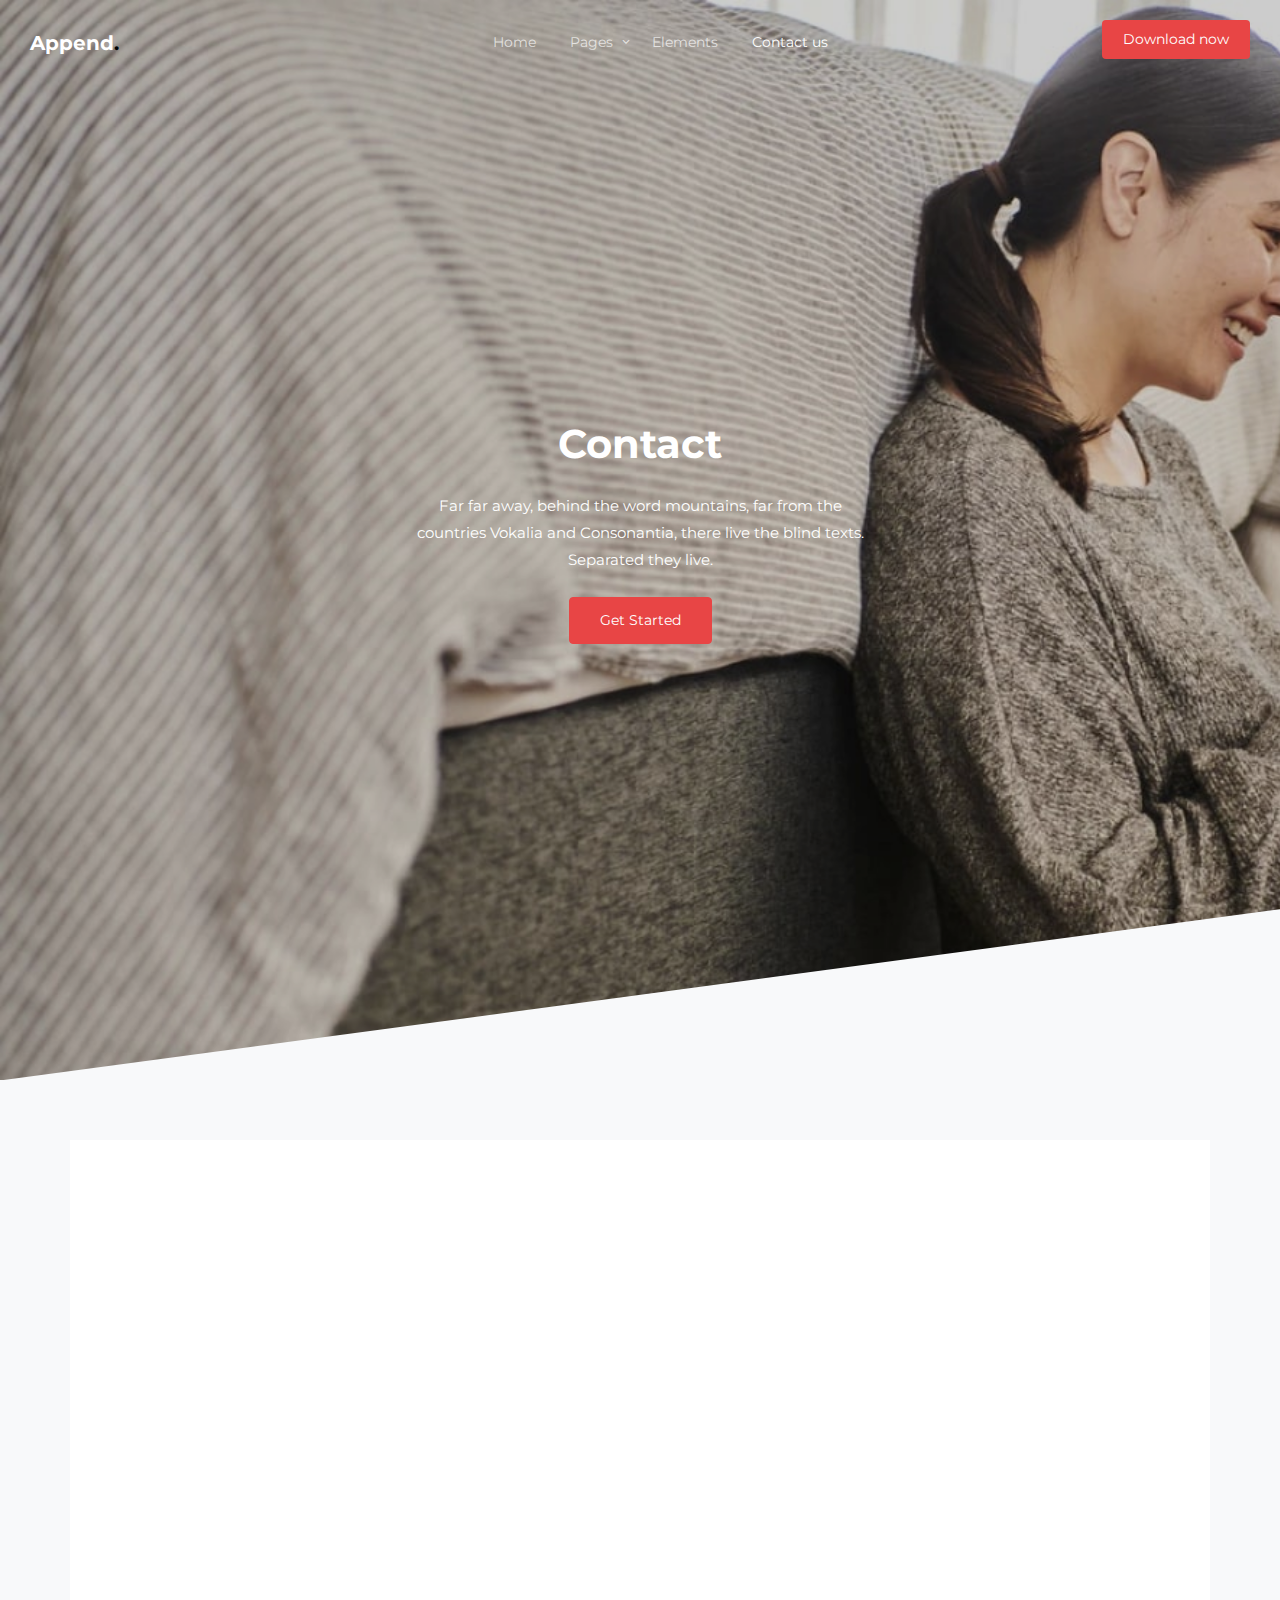
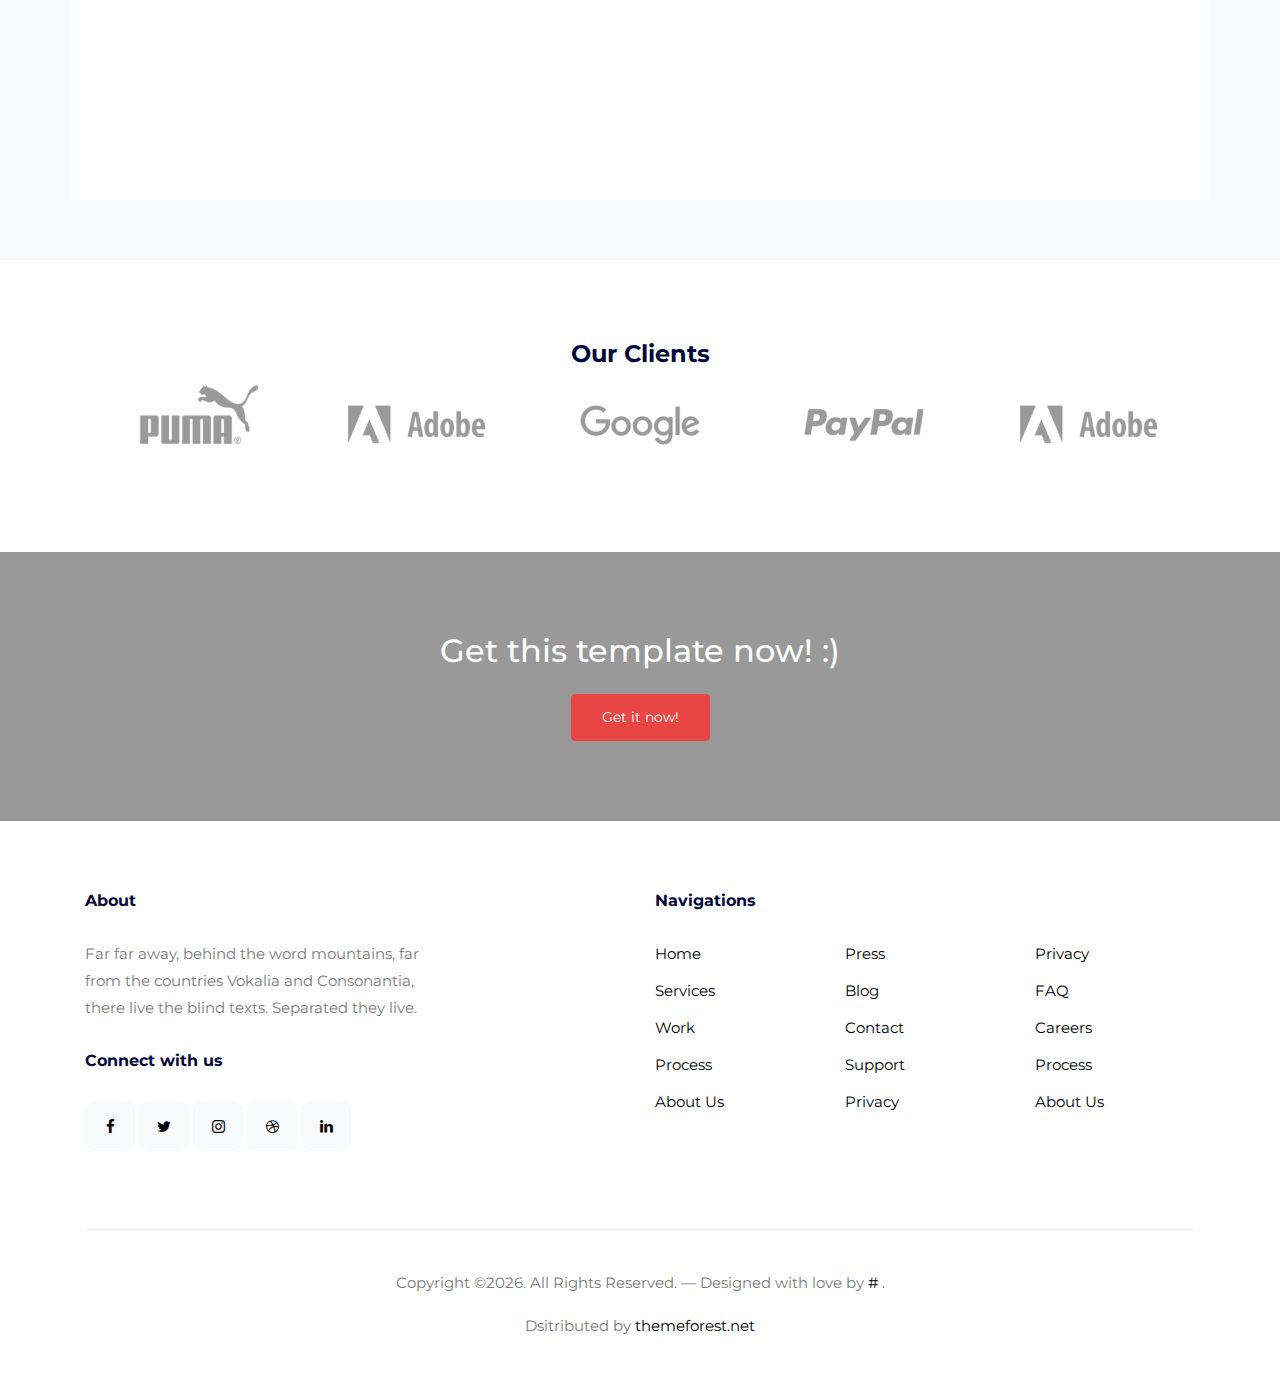
<file: contact.html>
<!-- /*
* Template Name: Append
* Template Author: #
* Tempalte URI: https://#/
* License: https://creativecommons.org/licenses/by/3.0/
*/ -->
<!doctype html>
<html lang="en">
<head>
  <meta charset="utf-8">
  <meta name="viewport" content="width=device-width, initial-scale=1, shrink-to-fit=no">
  <meta name="author" content="#">
  <link rel="shortcut icon" href="favicon.png">

  <meta name="description" content="" />
  <meta name="keywords" content="bootstrap, bootstrap4" />


  <link href="https://fonts.googleapis.com/css2?family=Montserrat:wght@300;400;700&display=swap" rel="stylesheet">
  
  <link rel="stylesheet" href="css/bootstrap.min.css">
  <link rel="stylesheet" href="css/owl.carousel.min.css">
  <link rel="stylesheet" href="css/owl.theme.default.min.css">
  <link rel="stylesheet" href="fonts/icomoon/style.css">
  <link rel="stylesheet" href="fonts/feather/style.css">
  <link rel="stylesheet" href="fonts/flaticon/font/flaticon.css">
  <link rel="stylesheet" href="css/jquery.fancybox.min.css">
  <link rel="stylesheet" href="css/aos.css">
  <link rel="stylesheet" href="css/style.css">

  <title>Append .</title>
</head>
<body>


    <div class="site-mobile-menu site-navbar-target">
      <div class="site-mobile-menu-header">
        <div class="site-mobile-menu-close">
          <span class="icofont-close js-menu-toggle"></span>
        </div>
      </div>
      <div class="site-mobile-menu-body"></div>
    </div>
    
    <div class="container">


      <nav class="site-nav">
        <div class="logo">
          <a href="index.html" class="text-white">Append<span class="text-black">.</span></a>
        </div>
        <div class="row align-items-center">
          
          
          <div class="col-12 col-sm-12 col-lg-12 site-navigation text-center">
            <ul class="js-clone-nav d-none d-lg-inline-block text-left site-menu">
              <li><a href="index.html">Home</a></li>
              <li class="has-children">
                <a href="#">Pages</a>
                <ul class="dropdown">
                  <li><a href="portfolio.html">Portfolio</a></li>
                  <li><a href="single.html">Single</a></li>
                  <li><a href="about.html">About</a></li>
                  <li class="active"><a href="contact.html">Contact</a></li>

                  <li class="has-children">
                    <a href="#">Menu Two</a>
                    <ul class="dropdown">
                      <li><a href="#">Sub Menu One</a></li>
                      <li><a href="#">Sub Menu Two</a></li>
                      <li><a href="#">Sub Menu Three</a></li>
                    </ul>
                  </li>
                  <li><a href="#">Menu Three</a></li>
                </ul>
              </li>
              <li><a href="elements.html">Elements</a></li>
              <li class="active"><a href="contact.html">Contact us</a></li>
            </ul>

            <ul class="js-clone-nav d-none d-lg-inline-block text-left site-menu float-right menu-absolute">
              <li class="cta-button"><a href="https://#/" target="_blank">Download now</a></li>
            </ul>

            <a href="#" class="burger light ml-auto site-menu-toggle js-menu-toggle d-block d-lg-none" data-toggle="collapse" data-target="#main-navbar">
              <span></span>
            </a>

          </div>

        </div>  
      </nav> <!-- END nav -->

    </div> <!-- END container -->


    <div class="hero-slant overlay" data-stellar-background-ratio="0.5" style="background-image: url('images/hero-min.jpg')">

      <div class="container">
        <div class="row align-items-center justify-content-center">
          <div class="col-lg-7 intro text-center">
            <h1 class="text-white font-weight-bold mb-4" data-aos="fade-up" data-aos-delay="0">Contact</h1>
            <p class="text-white mb-4" data-aos="fade-up" data-aos-delay="100">Far far away, behind the word mountains, far from the countries Vokalia and Consonantia, there live the blind texts. Separated they live.</p>
            <p data-aos="fade-up" data-aos-delay="200"><a href="#" class="btn btn-primary">Get Started</a></p>
            
          
          </div>
          
          
        </div>

        
      </div>

      <div class="slant" style="background-image: url('images/slant-grey.svg');"></div>
    </div>

    <div class="section-grey bg-light">
      <div class="container bg-white p-5">

        <div class="block">
          <div class="row justify-content-center">


            <div class="col-md-12 col-lg-12 pb-4" data-aos="fade-up" data-aos-delay="200">


              <div class="row">
                <div class="col-lg-4">
                  <div  class="service-2 no-shadow link horizontal d-flex active" data-aos="fade-left" data-aos-delay="0">
                    <div class="service-icon color-1 mb-4">
                      <svg xmlns="http://www.w3.org/2000/svg" width="16" height="16" fill="currentColor" class="bi bi-geo-alt-fill" viewBox="0 0 16 16">
                        <path d="M8 16s6-5.686 6-10A6 6 0 0 0 2 6c0 4.314 6 10 6 10zm0-7a3 3 0 1 1 0-6 3 3 0 0 1 0 6z"/>
                      </svg>
                    </div> <!-- /.icon -->
                    <div class="service-contents">
                      <p>43 Raymouth Rd. Baltemoer, London 3910</p>
                    </div> <!-- /.service-contents-->
                  </div> <!-- /.service -->
                </div>

                <div class="col-lg-4">
                  <div  class="service-2 no-shadow link horizontal d-flex active" data-aos="fade-left" data-aos-delay="0">
                    <div class="service-icon color-1 mb-4">
                      <svg xmlns="http://www.w3.org/2000/svg" width="16" height="16" fill="currentColor" class="bi bi-envelope-fill" viewBox="0 0 16 16">
                        <path d="M.05 3.555A2 2 0 0 1 2 2h12a2 2 0 0 1 1.95 1.555L8 8.414.05 3.555zM0 4.697v7.104l5.803-3.558L0 4.697zM6.761 8.83l-6.57 4.027A2 2 0 0 0 2 14h12a2 2 0 0 0 1.808-1.144l-6.57-4.027L8 9.586l-1.239-.757zm3.436-.586L16 11.801V4.697l-5.803 3.546z"/>
                      </svg>
                    </div> <!-- /.icon -->
                    <div class="service-contents">
                      <p>info@yourJsCode.com</p>
                    </div> <!-- /.service-contents-->
                  </div> <!-- /.service -->
                </div>

                <div class="col-lg-4">
                  <div  class="service-2 no-shadow link horizontal d-flex active" data-aos="fade-left" data-aos-delay="0">
                    <div class="service-icon color-1 mb-4">
                      <svg xmlns="http://www.w3.org/2000/svg" width="16" height="16" fill="currentColor" class="bi bi-telephone-fill" viewBox="0 0 16 16">
                        <path fill-rule="evenodd" d="M1.885.511a1.745 1.745 0 0 1 2.61.163L6.29 2.98c.329.423.445.974.315 1.494l-.547 2.19a.678.678 0 0 0 .178.643l2.457 2.457a.678.678 0 0 0 .644.178l2.189-.547a1.745 1.745 0 0 1 1.494.315l2.306 1.794c.829.645.905 1.87.163 2.611l-1.034 1.034c-.74.74-1.846 1.065-2.877.702a18.634 18.634 0 0 1-7.01-4.42 18.634 18.634 0 0 1-4.42-7.009c-.362-1.03-.037-2.137.703-2.877L1.885.511z"/>
                      </svg>
                    </div> <!-- /.icon -->
                    <div class="service-contents">
                      <p>+1 294 3925 3939</p>
                    </div> <!-- /.service-contents-->
                  </div> <!-- /.service -->
                </div>
              </div>

              <form>
                <div class="row">
                  <div class="col-6">
                    <div class="form-group">
                      <label class="text-black" for="fname">First name</label>
                      <input type="text" class="form-control" id="fname">
                    </div>
                  </div>
                  <div class="col-6">
                    <div class="form-group">
                      <label class="text-black" for="lname">Last name</label>
                      <input type="text" class="form-control" id="lname">
                    </div>
                  </div>
                </div>
                <div class="form-group">
                  <label class="text-black" for="email">Email address</label>
                  <input type="email" class="form-control" id="email">
                </div>

                <div class="form-group">
                  <label class="text-black" for="message">Message</label>
                  <textarea name="" class="form-control" id="message" cols="30" rows="5"></textarea>
                </div>

                <button type="submit" class="btn btn-primary-hover-outline">Send Message</button>
              </form>

            </div>





          </div>

        </div>

      </div>


    </div>

    <div class="site-section">
      <div class="container">
        <div class="row justify-content-center">
          <div class="col-lg-6 text-center">
            <h4 class="font-weight-bold">Our Clients</h4>
          </div>
        </div>

        <div class="owl-logos owl-carousel">
          <div class="item">
            <img src="images/logo-puma.png" alt="Image" class="img-fluid">
          </div>
          <div class="item">
            <img src="images/logo-adobe.png" alt="Image" class="img-fluid">
          </div>
          <div class="item">
            <img src="images/logo-google.png" alt="Image" class="img-fluid">
          </div>
          <div class="item">
            <img src="images/logo-paypal.png" alt="Image" class="img-fluid">
          </div>
          <div class="item">
            <img src="images/logo-adobe.png" alt="Image" class="img-fluid">
          </div>
          <div class="item">
            <img src="images/logo-google.png" alt="Image" class="img-fluid">
          </div>
          

        </div>
        
            
      </div>
      
    </div>
        
    
    <div class="site-section overlay site-cover-2" style="background-image: url('images/img_v_3-min.jpg')">
      <div class="container">
        <div class="row">
          <div class="col-lg-7 mx-auto text-center">
            <h2 class="text-white mb-4">Get this template now! :)</h2>
            <p class="mb-0"><a href="https://#/" rel="noopener" class="btn btn-primary">Get it now!</a></p>
          </div>
        </div>
      </div>
    </div>

     <div class="site-footer">
      <div class="container">
        <div class="row justify-content-between">
          <div class="col-lg-4">
            <div class="widget">
              <h3>About</h3>
              <p>Far far away, behind the word mountains, far from the countries Vokalia and Consonantia, there live the blind texts. Separated they live.</p>
            </div>
            <div class="widget">
              <h3>Connect with us</h3>
              <ul class="social list-unstyled">
                <li><a href="#"><span class="icon-facebook"></span></a></li>
                <li><a href="#"><span class="icon-twitter"></span></a></li>
                <li><a href="#"><span class="icon-instagram"></span></a></li>
                <li><a href="#"><span class="icon-dribbble"></span></a></li>
                <li><a href="#"><span class="icon-linkedin"></span></a></li>
              </ul>
            </div>
          </div>
          <div class="col-lg-6">
            <div class="row">
              <div class="col-12">
                <div class="widget">
                  <h3>Navigations</h3>
                </div>
              </div>
              <div class="col-6 col-sm-6 col-md-4">
                <div class="widget">
                  <ul class="links list-unstyled">
                    <li><a href="#">Home</a></li>
                    <li><a href="#">Services</a></li>
                    <li><a href="#">Work</a></li>
                    <li><a href="#">Process</a></li>
                    <li><a href="#">About Us</a></li>
                  </ul>
                </div>
              </div>
              <div class="col-6 col-sm-6 col-md-4">
                <div class="widget">
                  <ul class="links list-unstyled">
                    <li><a href="#">Press</a></li>
                    <li><a href="#">Blog</a></li>
                    <li><a href="#">Contact</a></li>
                    <li><a href="#">Support</a></li>
                    <li><a href="#">Privacy</a></li>
                  </ul>
                </div>
              </div>
              <div class="col-6 col-sm-6 col-md-4">
                <div class="widget">
                  <ul class="links list-unstyled">
                    <li><a href="#">Privacy</a></li>
                    <li><a href="#">FAQ</a></li>
                    <li><a href="#">Careers</a></li>
                    <li><a href="#">Process</a></li>
                    <li><a href="#">About Us</a></li>
                  </ul>
                </div>
              </div>
            </div>
          </div>
        </div>

        <div class="row justify-content-center text-center copyright">
          <div class="col-md-8">
            <p>Copyright &copy;<script>document.write(new Date().getFullYear());</script>. All Rights Reserved. &mdash; Designed with love by <a href="https://#">#</a> .
             </br> 
            <p> Dsitributed by <a href="https://themeforest.net">themeforest.net</a> </p>
          </div>
        </div>
      </div>
    </div>
    

    <div id="overlayer"></div>
    <div class="loader">
      <div class="spinner-border" role="status">
        <span class="sr-only">Loading...</span>
      </div>
    </div>

    <script src="js/jquery-3.5.1.min.js"></script>
    <script src="js/jquery-migrate-3.0.0.min.js"></script>
    <script src="js/popper.min.js"></script>
    <script src="js/bootstrap.min.js"></script>
    <script src="js/owl.carousel.min.js"></script>
    <script src="js/aos.js"></script>
    <script src="js/imagesloaded.pkgd.js"></script>
    <script src="js/isotope.pkgd.min.js"></script>
    <script src="js/jquery.animateNumber.min.js"></script>
    <script src="js/jquery.stellar.min.js"></script>
    <script src="js/jquery.waypoints.min.js"></script>
    <script src="js/jquery.fancybox.min.js"></script>
    <script src="js/custom.js"></script>

    
  </body>
  </html>
</file>
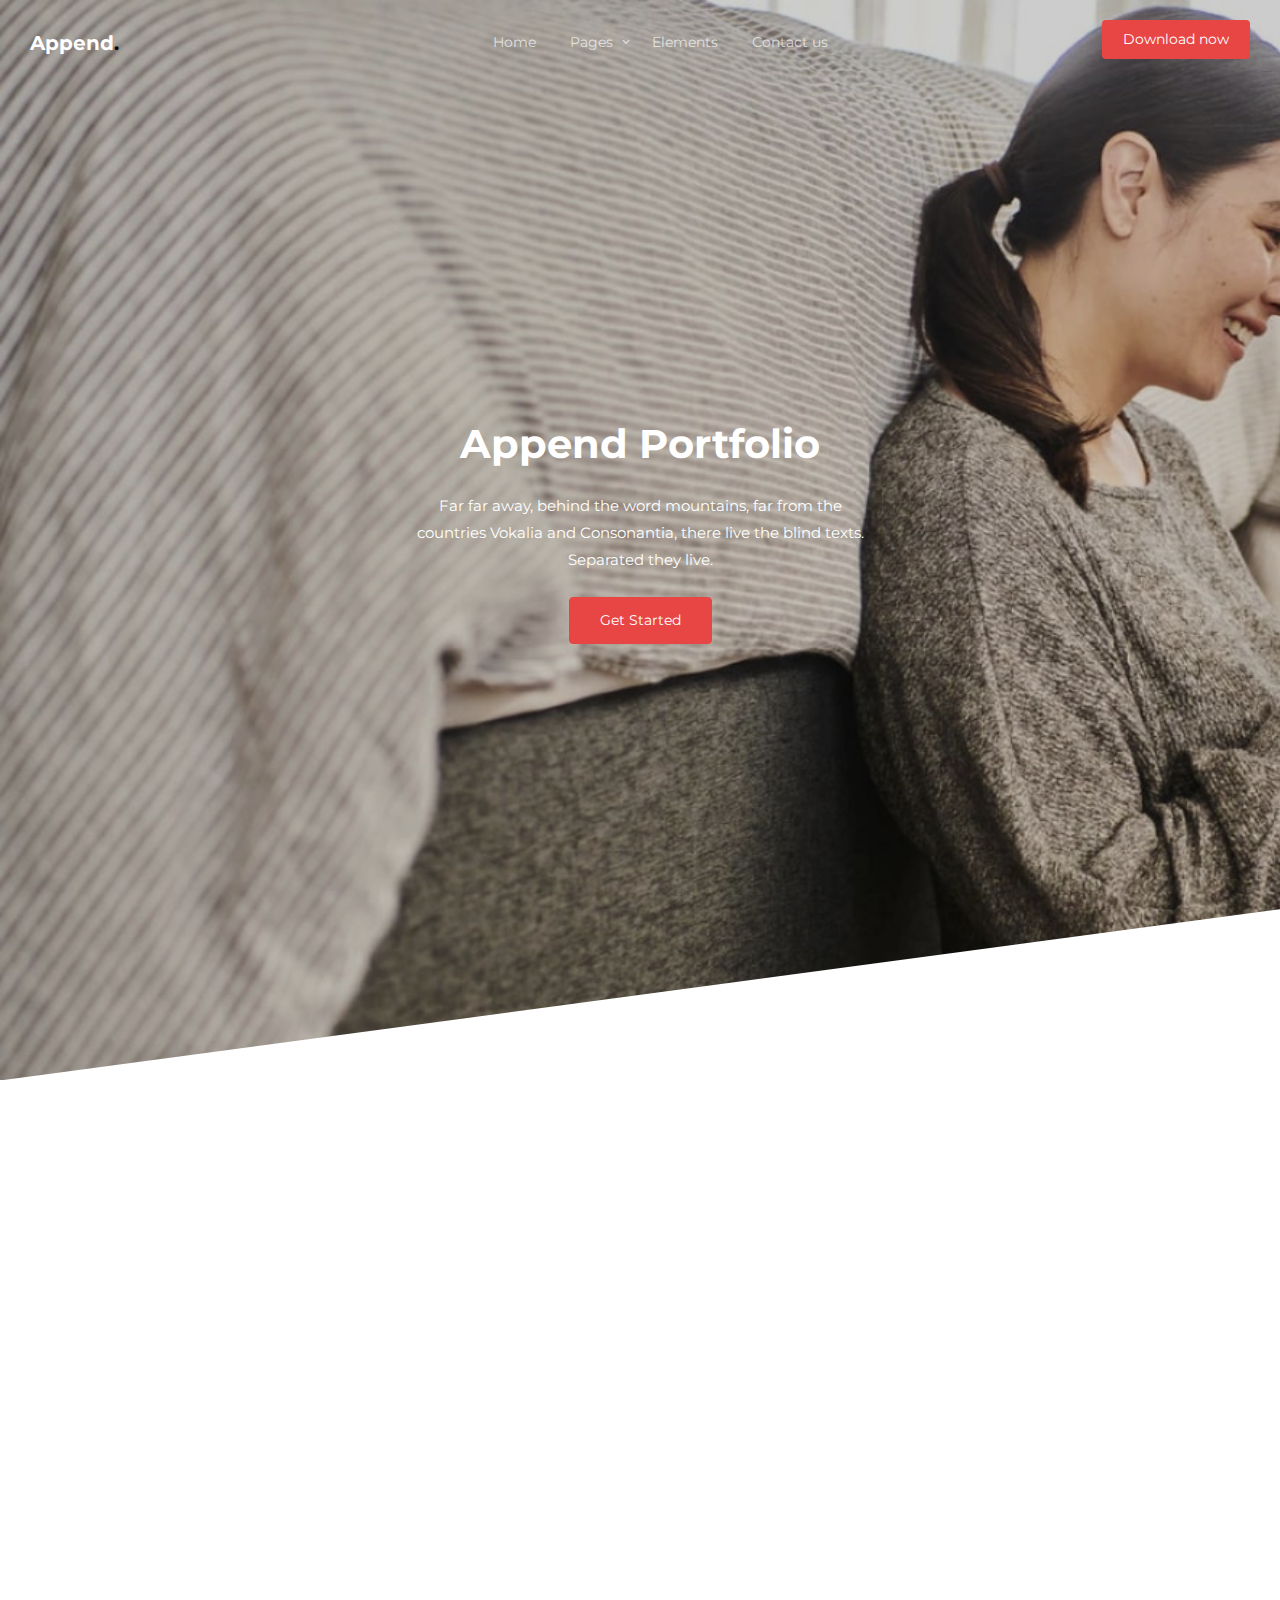
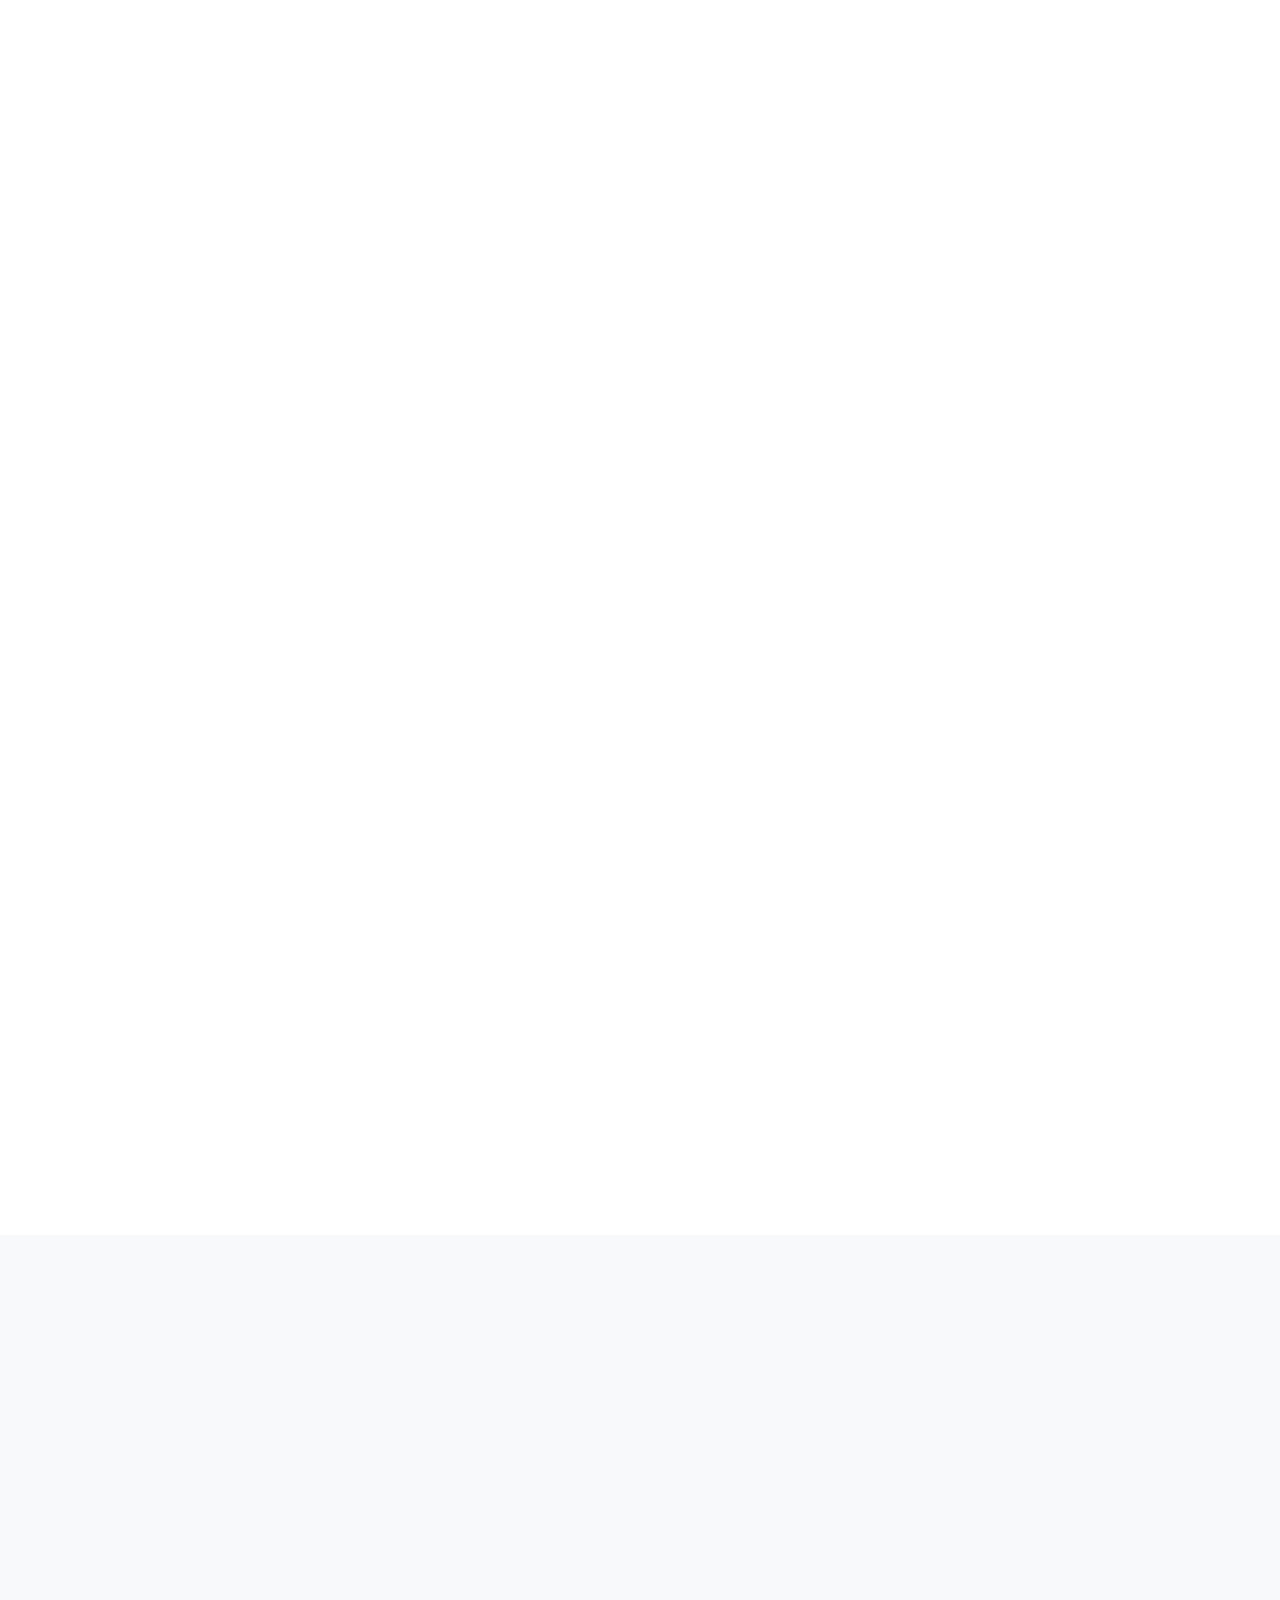
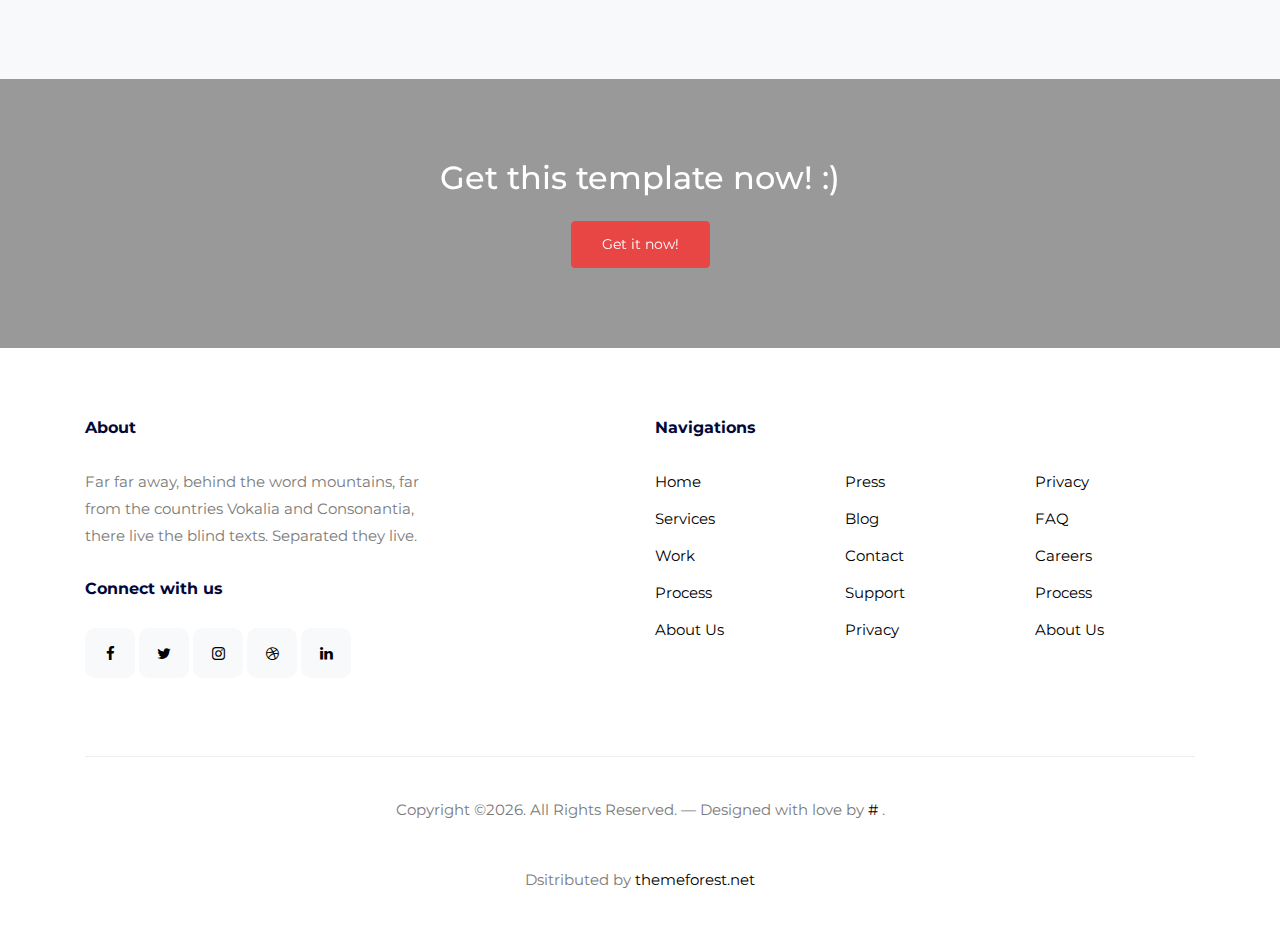
<file: portfolio.html>
<!-- /*
* Template Name: Append
* Template Author: #
* Tempalte URI: https://#/
* License: https://creativecommons.org/licenses/by/3.0/
*/ -->
<!doctype html>
<html lang="en">
<head>
  <meta charset="utf-8">
  <meta name="viewport" content="width=device-width, initial-scale=1, shrink-to-fit=no">
  <meta name="author" content="#">
  <link rel="shortcut icon" href="favicon.png">

  <meta name="description" content="" />
  <meta name="keywords" content="bootstrap, bootstrap4" />


  <link href="https://fonts.googleapis.com/css2?family=Montserrat:wght@300;400;700&display=swap" rel="stylesheet">
  
  <link rel="stylesheet" href="css/bootstrap.min.css">
  <link rel="stylesheet" href="css/owl.carousel.min.css">
  <link rel="stylesheet" href="css/owl.theme.default.min.css">
  <link rel="stylesheet" href="fonts/icomoon/style.css">
  <link rel="stylesheet" href="fonts/feather/style.css">
  <link rel="stylesheet" href="fonts/flaticon/font/flaticon.css">
  <link rel="stylesheet" href="css/jquery.fancybox.min.css">
  <link rel="stylesheet" href="css/aos.css">
  <link rel="stylesheet" href="css/style.css">

  <title>Append .</title>
</head>
<body>


    <div class="site-mobile-menu site-navbar-target">
      <div class="site-mobile-menu-header">
        <div class="site-mobile-menu-close">
          <span class="icofont-close js-menu-toggle"></span>
        </div>
      </div>
      <div class="site-mobile-menu-body"></div>
    </div>
    
    <div class="container">


      <nav class="site-nav">
        <div class="logo">
          <a href="index.html" class="text-white">Append<span class="text-black">.</span></a>
        </div>
        <div class="row align-items-center">
          
          
          <div class="col-12 col-sm-12 col-lg-12 site-navigation text-center">
            <ul class="js-clone-nav d-none d-lg-inline-block text-left site-menu">
              <li><a href="index.html">Home</a></li>
              <li class="has-children">
                <a href="#">Pages</a>
                <ul class="dropdown">
                  <li class="active"><a href="portfolio.html">Portfolio</a></li>
                  <li><a href="single.html">Single</a></li>
                  <li><a href="about.html">About</a></li>
                  <li><a href="contact.html">Contact</a></li>

                  <li class="has-children">
                    <a href="#">Menu Two</a>
                    <ul class="dropdown">
                      <li><a href="#">Sub Menu One</a></li>
                      <li><a href="#">Sub Menu Two</a></li>
                      <li><a href="#">Sub Menu Three</a></li>
                    </ul>
                  </li>
                  <li><a href="#">Menu Three</a></li>
                </ul>
              </li>
              <li><a href="elements.html">Elements</a></li>
              <li><a href="contact.html">Contact us</a></li>
            </ul>

            <ul class="js-clone-nav d-none d-lg-inline-block text-left site-menu float-right menu-absolute">
              <li class="cta-button"><a href="https://#/" target="_blank">Download now</a></li>
            </ul>

            <a href="#" class="burger light ml-auto site-menu-toggle js-menu-toggle d-block d-lg-none" data-toggle="collapse" data-target="#main-navbar">
              <span></span>
            </a>

          </div>

        </div>  
      </nav> <!-- END nav -->

    </div> <!-- END container -->


    <div class="hero-slant overlay" data-stellar-background-ratio="0.5" style="background-image: url('images/hero-min.jpg')">

      <div class="container">
        <div class="row align-items-center justify-content-center">
          <div class="col-lg-7 intro text-center">
            <h1 class="text-white font-weight-bold mb-4" data-aos="fade-up" data-aos-delay="0">Append Portfolio</h1>
            <p class="text-white mb-4" data-aos="fade-up" data-aos-delay="100">Far far away, behind the word mountains, far from the countries Vokalia and Consonantia, there live the blind texts. Separated they live.</p>
            <p data-aos="fade-up" data-aos-delay="200"><a href="#" class="btn btn-primary">Get Started</a></p>
            
          
          </div>
          
          
        </div>

        
      </div>

      <div class="slant" style="background-image: url('images/slant.svg');"></div>
    </div>

    <div class="site-section" id="portfolio-section">
      <div class="container">

        <div class="filters" data-aos="fade-up" data-aos-delay="100">
          <ul>
            <li class="active" data-filter="*">All</li>
            <li data-filter=".packaging">Packaging</li>
            <li data-filter=".mockup">Mockup</li>
            <li data-filter=".typography">Typography</li>
            <li data-filter=".photography">Photography</li>
          </ul>
        </div>

        <div class="filters-content mb-5" data-aos="fade-up" data-aos-delay="200">
          <div class="row grid">
            <div class="isotope-card col-sm-4 all mockup">
              <a href="images/img_v_4-min.jpg" data-fancybox="gal">
                <img src="images/img_v_4-min.jpg" alt="Image" class="img-fluid">
                <div class="contents">
                  <h3>Card Vol. 3</h3>
                  <div class="cat">Mockup</div>
                </div>
              </a>
            </div>

            <div class="isotope-card col-sm-4 all mockup">
              <a href="images/img_h_1-min.jpg" data-fancybox="gal">
                <img src="images/img_h_1-min.jpg" alt="Image" class="img-fluid">
                <div class="contents">
                  <h3>Card Vol. 3</h3>
                  <div class="cat">Mockup</div>
                </div>
              </a>
            </div>
            <div class="isotope-card col-sm-4 all mockup">
              <a href="images/img_h_8-min.jpg" data-fancybox="gal">
                <img src="images/img_h_8-min.jpg" alt="Image" class="img-fluid">
                <div class="contents">
                  <h3>Card Vol. 3</h3>
                  <div class="cat">Mockup</div>
                </div>
              </a>
            </div>
            <div class="isotope-card col-sm-4 all typography">
              <a href="images/img_h_2-min.jpg" data-fancybox="gal">
                <img src="images/img_h_2-min.jpg" alt="Image" class="img-fluid">
                <div class="contents">
                  <h3>House Design</h3>
                  <div class="cat">Typography</div>
                </div>
              </a>

            </div>                            
            <div class="isotope-card col-sm-4 all mockup">
              <a href="images/img_h_3-min.jpg" data-fancybox="gal">
                <img src="images/img_h_3-min.jpg" alt="Image" class="img-fluid">
                <div class="contents">
                  <h3>WoW</h3>
                  <div class="cat">Mockup</div>
                </div>
              </a>
            </div>
            <div class="isotope-card col-sm-4 all packaging">
              <a href="images/img_h_4-min.jpg" data-fancybox="gal">
                <img src="images/img_h_4-min.jpg" alt="Image" class="img-fluid">
                <div class="contents">
                  <h3>Seat</h3>
                  <div class="cat">Packaging</div>
                </div>
              </a>
            </div>
            <div class="isotope-card col-sm-4 all typography">
              <a href="images/img_h_5-min.jpg" data-fancybox="gal">
                <img src="images/img_h_5-min.jpg" alt="Image" class="img-fluid">
                <div class="contents">
                  <h3>Seat</h3>
                  <div class="cat">Packaging</div>
                </div>
              </a>
            </div>
            <div class="isotope-card col-sm-4 all photography">
              <a href="images/img_v_1-min.jpg" data-fancybox="gal">
                <img src="images/img_v_1-min.jpg" alt="Image" class="img-fluid">
                <div class="contents">
                  <h3>House Design</h3>
                  <div class="cat">Photography</div>
                </div>
              </a>
            </div>
            <div class="isotope-card col-sm-4 all photography">
              <a href="images/img_v_2-min.jpg" data-fancybox="gal">
                <img src="images/img_v_2-min.jpg" alt="Image" class="img-fluid">
                <div class="contents">
                  <h3>House Design</h3>
                  <div class="cat">Photography</div>
                </div>
              </a>

            </div>

            <div class="isotope-card col-sm-4 all photography">
              <a href="images/img_v_8-min.jpg" data-fancybox="gal">
                <img src="images/img_v_8-min.jpg" alt="Image" class="img-fluid">
                <div class="contents">
                  <h3>House Design</h3>
                  <div class="cat">Photography</div>
                </div>
              </a>

            </div>
            <div class="isotope-card col-sm-4 all photography">
              <a href="images/img_v_3-min.jpg" data-fancybox="gal">
                <img src="images/img_v_3-min.jpg" alt="Image" class="img-fluid">
                <div class="contents">
                  <h3>House Design</h3>
                  <div class="cat">Photography</div>
                </div>
              </a>

            </div>

          </div>
        </div>
      </div>
    </div>
    <!-- .untrtee_co-section -->
        

    <div class="testimonial-section bg-light">
      <div class="container">
        <div class="row align-items-center justify-content-between">
          <div class="col-lg-4 mb-5 section-title" data-aos="fade-up" data-aos-delay="0">
            
            <h2 class="mb-4 font-weight-bold heading">Testimonials</h2>
            <p class="mb-4">Far far away, behind the word mountains, far from the countries Vokalia and Consonantia, there live the blind texts. </p>
            <p><a href="#" class="btn btn-primary">Product Tour</a></p>
          </div>
          <div class="col-lg-7" data-aos="fade-up" data-aos-delay="100">
            
            <div class="testimonial--wrap">
              <div class="owl-single owl-carousel no-dots no-nav">
                <div class="testimonial-item">
                  <div class="d-flex align-items-center mb-4">
                    <div class="photo mr-3">
                      <img src="images/person_4-min.jpg" alt="Image" class="img-fluid">
                    </div>
                    <div class="author">
                      <cite class="d-block mb-0">Kaila Woodland</cite>
                      <span>Owner, Greenland, Inc.</span>
                    </div>
                  </div>
                  <blockquote>
                    <p>&ldquo;Far far away, behind the word mountains, far from the countries Vokalia and Consonantia, there live the blind texts. Separated they live.&rdquo;</p>
                  </blockquote>
                </div>  

                <div class="testimonial-item">
                  <div class="d-flex align-items-center mb-4">
                    <div class="photo mr-3">
                      <img src="images/person_1-min.jpg" alt="Image" class="img-fluid">
                    </div>
                    <div class="author">
                      <cite class="d-block mb-0">Kaila Woodland</cite>
                      <span>Owner, Greenland, Inc.</span>
                    </div>
                  </div>
                  <blockquote>
                    <p>&ldquo;Far far away, behind the word mountains, far from the countries Vokalia and Consonantia, there live the blind texts. Separated they live.&rdquo;</p>
                  </blockquote>
                </div>  

                <div class="testimonial-item">
                  <div class="d-flex align-items-center mb-4">
                    <div class="photo mr-3">
                      <img src="images/person_2-min.jpg" alt="Image" class="img-fluid">
                    </div>
                    <div class="author">
                      <cite class="d-block mb-0">Kaila Woodland</cite>
                      <span>Owner, Greenland, Inc.</span>
                    </div>
                  </div>
                  <blockquote>
                    <p>&ldquo;Far far away, behind the word mountains, far from the countries Vokalia and Consonantia, there live the blind texts. Separated they live.&rdquo;</p>
                  </blockquote>
                </div>  
              </div>
              <div class="custom-nav-wrap">
                <a href="#" class="custom-owl-prev"><span class="icon-keyboard_backspace"></span></a>
                <a href="#" class="custom-owl-next"><span class="icon-keyboard_backspace"></span></a>
              </div>
            </div>

          </div>
        </div>
      </div>
    </div>
    
    <div class="site-section overlay site-cover-2" style="background-image: url('images/img_v_3-min.jpg')">
      <div class="container">
        <div class="row">
          <div class="col-lg-7 mx-auto text-center">
            <h2 class="text-white mb-4">Get this template now! :)</h2>
            <p class="mb-0"><a href="https://#/" rel="noopener" class="btn btn-primary">Get it now!</a></p>
          </div>
        </div>
      </div>
    </div>

     <div class="site-footer">
      <div class="container">
        <div class="row justify-content-between">
          <div class="col-lg-4">
            <div class="widget">
              <h3>About</h3>
              <p>Far far away, behind the word mountains, far from the countries Vokalia and Consonantia, there live the blind texts. Separated they live.</p>
            </div>
            <div class="widget">
              <h3>Connect with us</h3>
              <ul class="social list-unstyled">
                <li><a href="#"><span class="icon-facebook"></span></a></li>
                <li><a href="#"><span class="icon-twitter"></span></a></li>
                <li><a href="#"><span class="icon-instagram"></span></a></li>
                <li><a href="#"><span class="icon-dribbble"></span></a></li>
                <li><a href="#"><span class="icon-linkedin"></span></a></li>
              </ul>
            </div>
          </div>
          <div class="col-lg-6">
            <div class="row">
              <div class="col-12">
                <div class="widget">
                  <h3>Navigations</h3>
                </div>
              </div>
              <div class="col-6 col-sm-6 col-md-4">
                <div class="widget">
                  <ul class="links list-unstyled">
                    <li><a href="#">Home</a></li>
                    <li><a href="#">Services</a></li>
                    <li><a href="#">Work</a></li>
                    <li><a href="#">Process</a></li>
                    <li><a href="#">About Us</a></li>
                  </ul>
                </div>
              </div>
              <div class="col-6 col-sm-6 col-md-4">
                <div class="widget">
                  <ul class="links list-unstyled">
                    <li><a href="#">Press</a></li>
                    <li><a href="#">Blog</a></li>
                    <li><a href="#">Contact</a></li>
                    <li><a href="#">Support</a></li>
                    <li><a href="#">Privacy</a></li>
                  </ul>
                </div>
              </div>
              <div class="col-6 col-sm-6 col-md-4">
                <div class="widget">
                  <ul class="links list-unstyled">
                    <li><a href="#">Privacy</a></li>
                    <li><a href="#">FAQ</a></li>
                    <li><a href="#">Careers</a></li>
                    <li><a href="#">Process</a></li>
                    <li><a href="#">About Us</a></li>
                  </ul>
                </div>
              </div>
            </div>
          </div>
        </div>

        <div class="row justify-content-center text-center copyright">
          <div class="col-md-8">
            <p>Copyright &copy;<script>document.write(new Date().getFullYear());</script>. All Rights Reserved. &mdash; Designed with love by <a href="https://#">#</a> .
            </p> </br> 
            <p> Dsitributed by <a href="https://themeforest.net">themeforest.net</a> </p>
          </div>
        </div>
      </div>
    </div>
    

    <div id="overlayer"></div>
    <div class="loader">
      <div class="spinner-border" role="status">
        <span class="sr-only">Loading...</span>
      </div>
    </div>

    <script src="js/jquery-3.5.1.min.js"></script>
    <script src="js/jquery-migrate-3.0.0.min.js"></script>
    <script src="js/popper.min.js"></script>
    <script src="js/bootstrap.min.js"></script>
    <script src="js/owl.carousel.min.js"></script>
    <script src="js/aos.js"></script>
    <script src="js/imagesloaded.pkgd.js"></script>
    <script src="js/isotope.pkgd.min.js"></script>
    <script src="js/jquery.animateNumber.min.js"></script>
    <script src="js/jquery.stellar.min.js"></script>
    <script src="js/jquery.waypoints.min.js"></script>
    <script src="js/jquery.fancybox.min.js"></script>
    <script src="js/custom.js"></script>

    
  </body>
  </html>
</file>
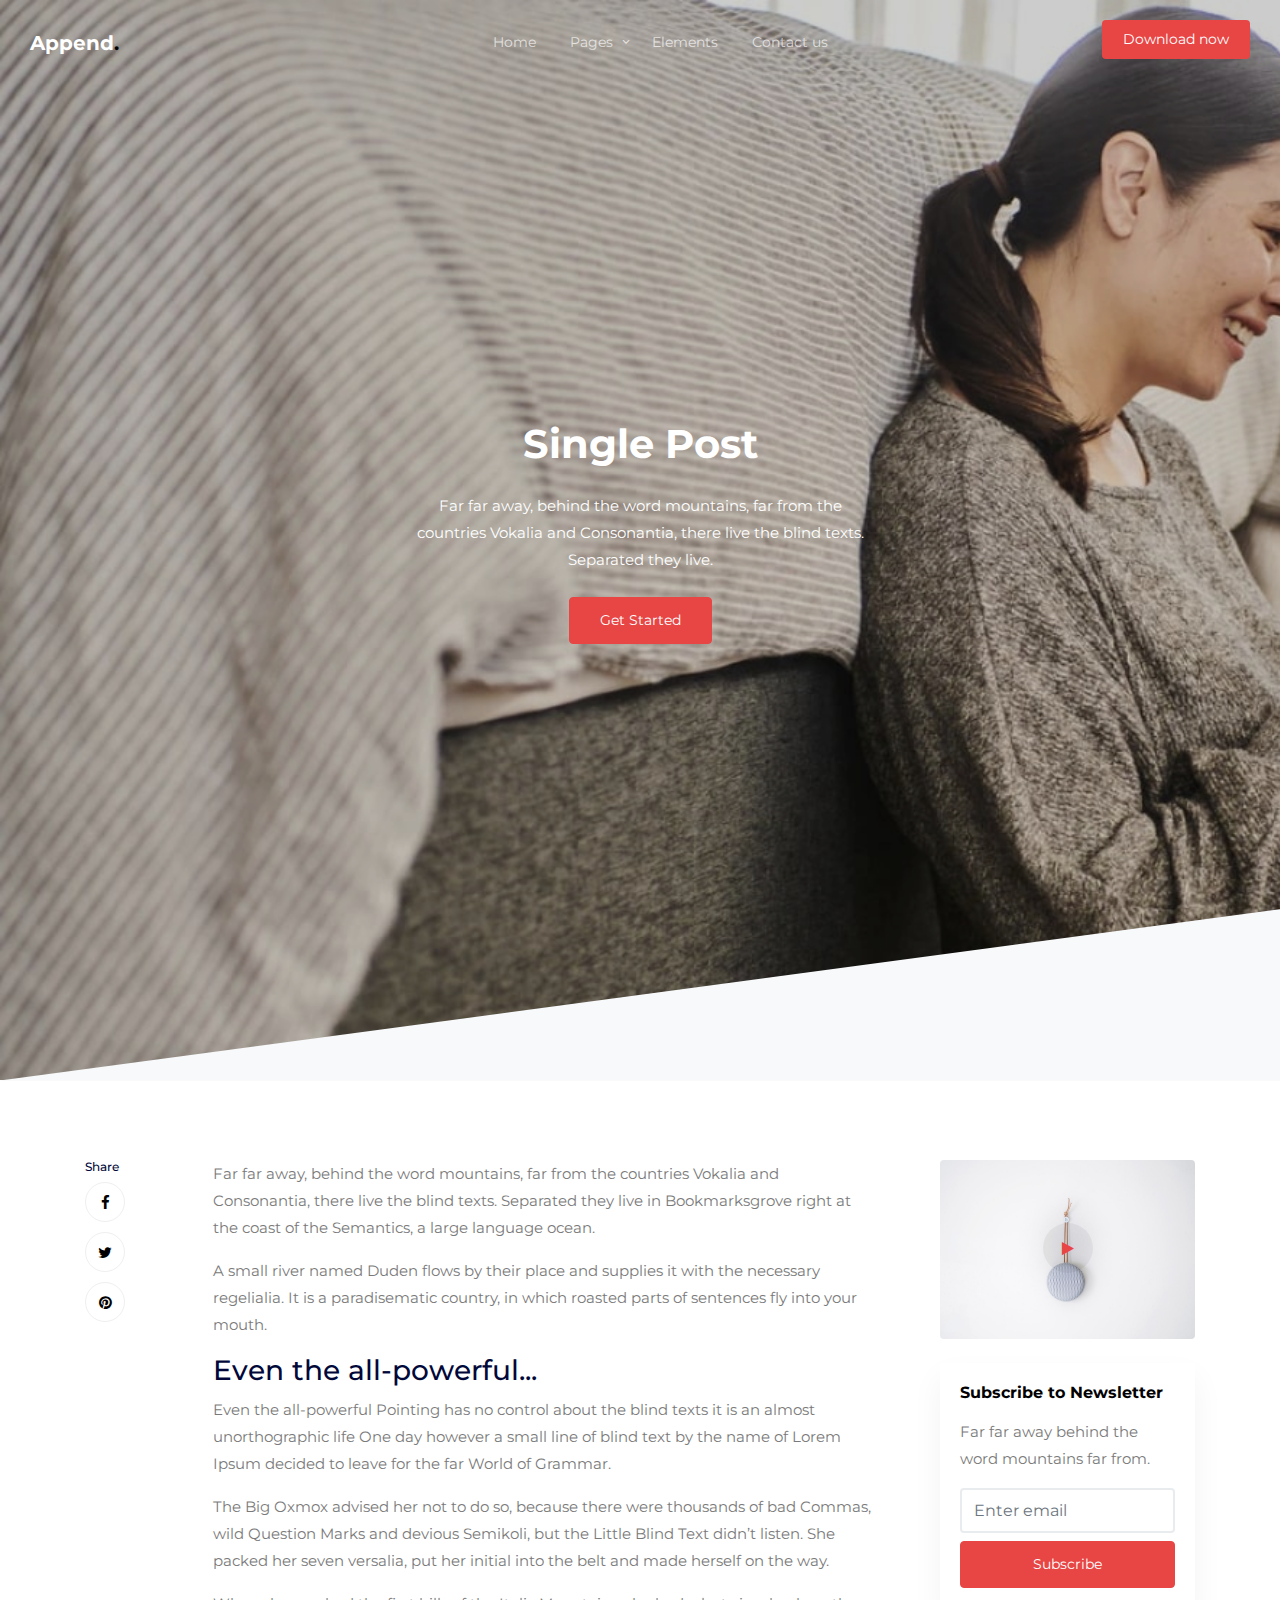
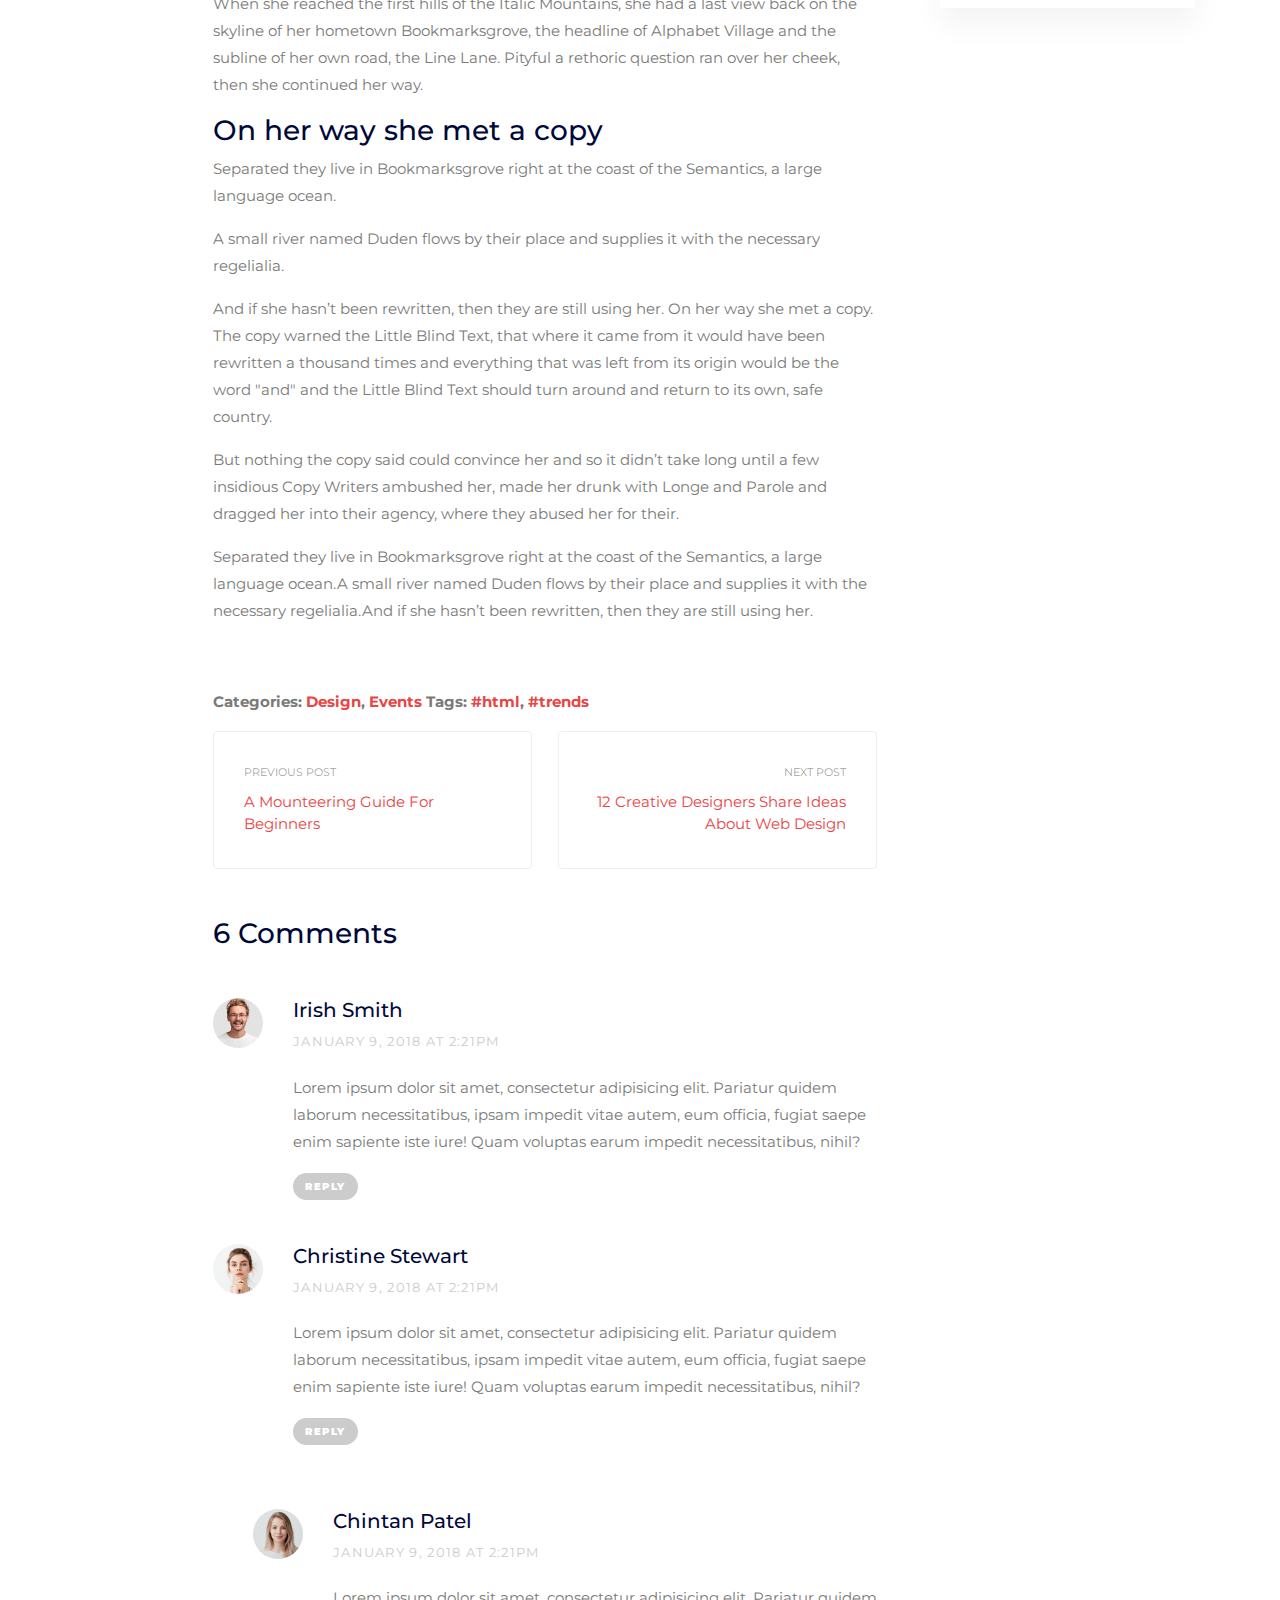
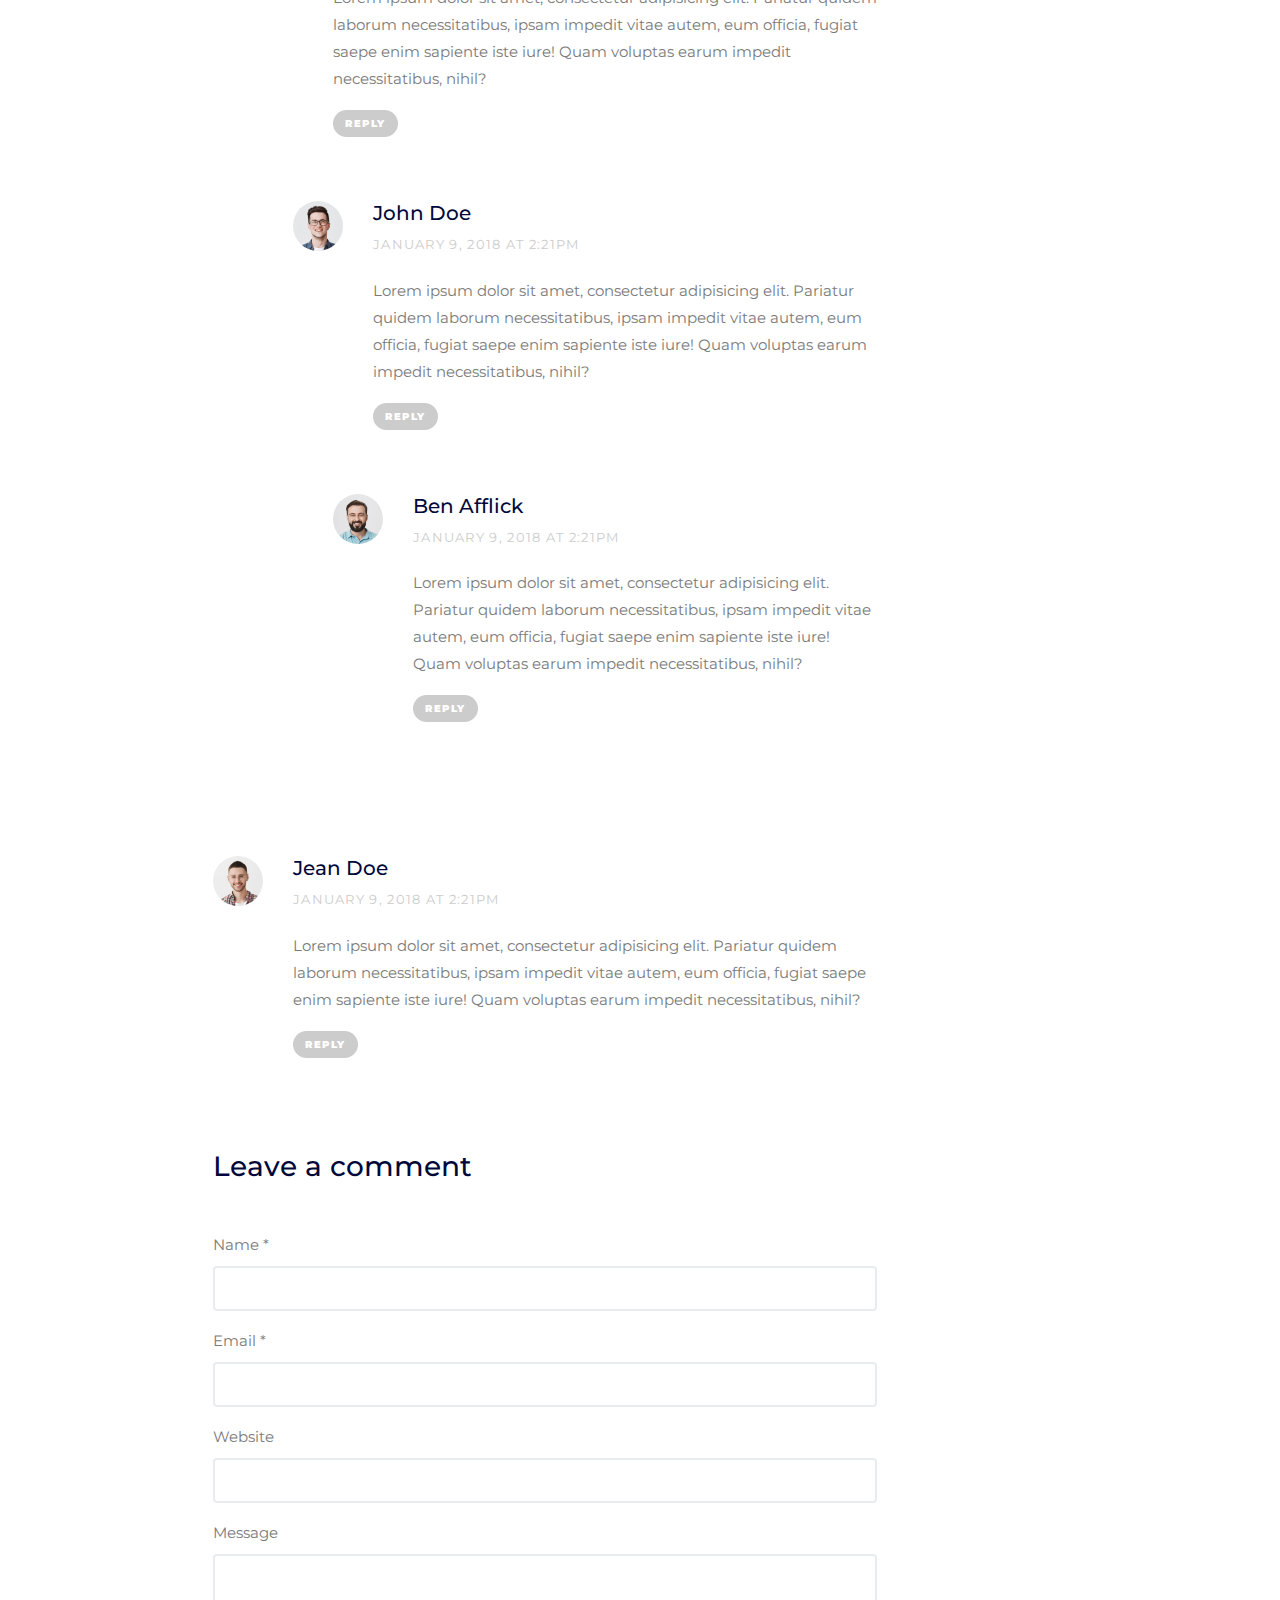
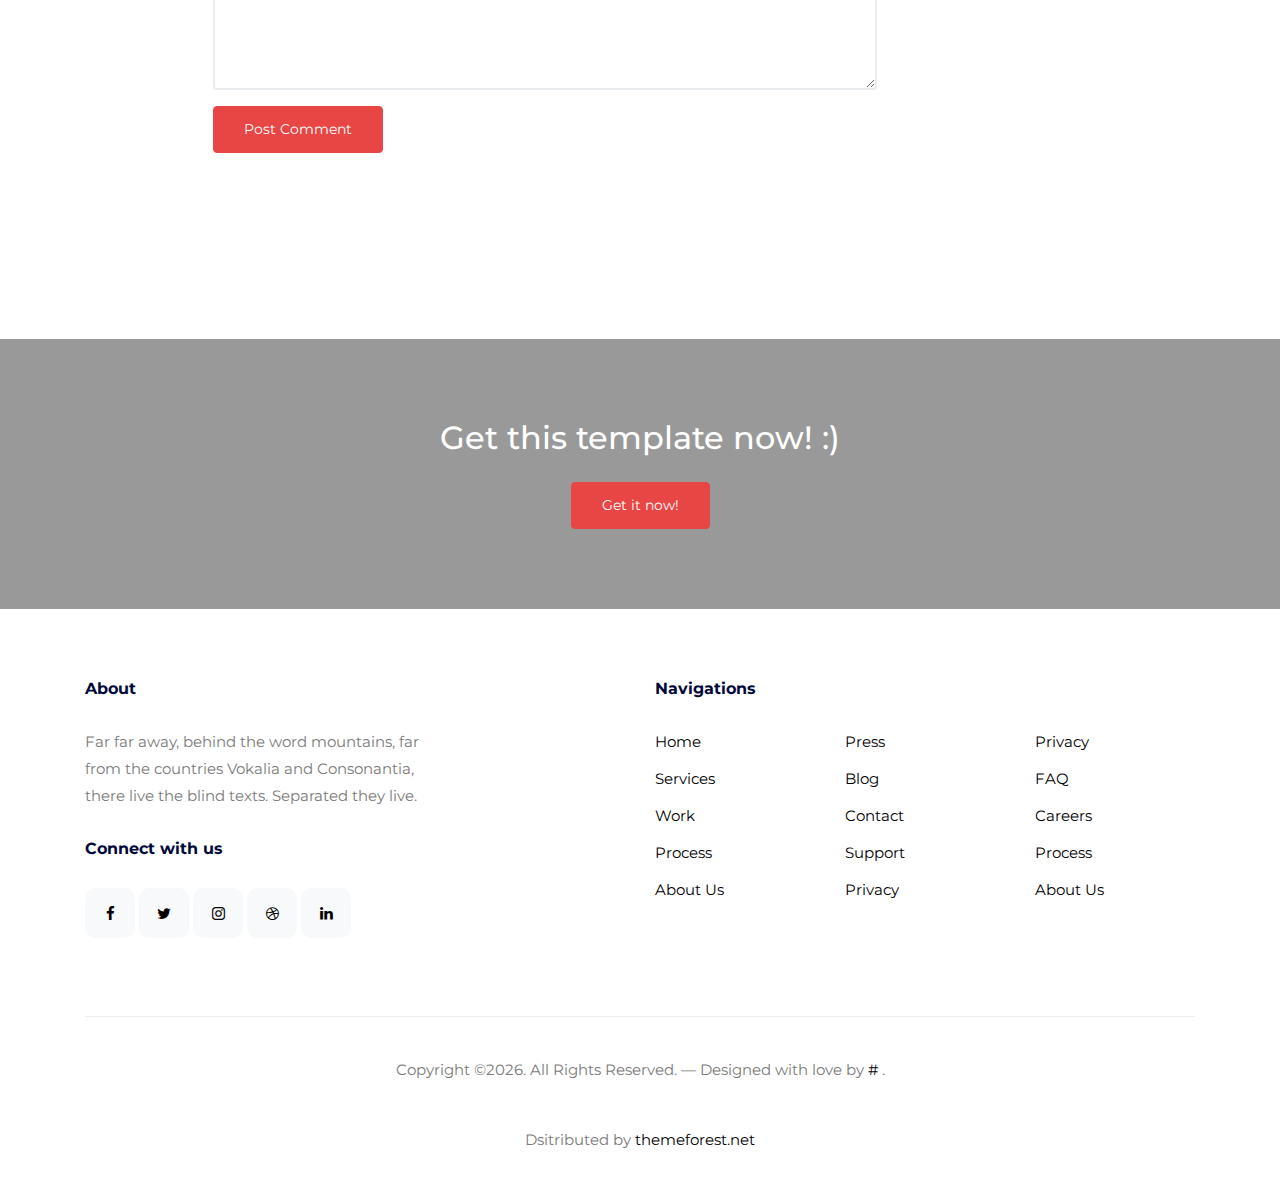
<file: single.html>
<!-- /*
* Template Name: Append
* Template Author: #
* Tempalte URI: https://#/
* License: https://creativecommons.org/licenses/by/3.0/
*/ -->
<!doctype html>
<html lang="en">
<head>
  <meta charset="utf-8">
  <meta name="viewport" content="width=device-width, initial-scale=1, shrink-to-fit=no">
  <meta name="author" content="#">
  <link rel="shortcut icon" href="favicon.png">

  <meta name="description" content="" />
  <meta name="keywords" content="bootstrap, bootstrap4" />


  <link href="https://fonts.googleapis.com/css2?family=Montserrat:wght@300;400;700&display=swap" rel="stylesheet">
  
  <link rel="stylesheet" href="css/bootstrap.min.css">
  <link rel="stylesheet" href="css/owl.carousel.min.css">
  <link rel="stylesheet" href="css/owl.theme.default.min.css">
  <link rel="stylesheet" href="fonts/icomoon/style.css">
  <link rel="stylesheet" href="fonts/feather/style.css">
  <link rel="stylesheet" href="fonts/flaticon/font/flaticon.css">
  <link rel="stylesheet" href="css/jquery.fancybox.min.css">
  <link rel="stylesheet" href="css/aos.css">
  <link rel="stylesheet" href="css/style.css">

  <title>Append .</title>
</head>
<body>


    <div class="site-mobile-menu site-navbar-target">
      <div class="site-mobile-menu-header">
        <div class="site-mobile-menu-close">
          <span class="icofont-close js-menu-toggle"></span>
        </div>
      </div>
      <div class="site-mobile-menu-body"></div>
    </div>
    
    <div class="container">


      <nav class="site-nav">
        <div class="logo">
          <a href="index.html" class="text-white">Append<span class="text-black">.</span></a>
        </div>
        <div class="row align-items-center">
          
          
          <div class="col-12 col-sm-12 col-lg-12 site-navigation text-center">
            <ul class="js-clone-nav d-none d-lg-inline-block text-left site-menu">
              <li><a href="index.html">Home</a></li>
              <li class="has-children">
                <a href="#">Pages</a>
                <ul class="dropdown">
                  <li><a href="portfolio.html">Portfolio</a></li>
                  <li class="active"><a href="single.html">Single</a></li>
                  <li><a href="about.html">About</a></li>
                  <li><a href="contact.html">Contact</a></li>

                  <li class="has-children">
                    <a href="#">Menu Two</a>
                    <ul class="dropdown">
                      <li><a href="#">Sub Menu One</a></li>
                      <li><a href="#">Sub Menu Two</a></li>
                      <li><a href="#">Sub Menu Three</a></li>
                    </ul>
                  </li>
                  <li><a href="#">Menu Three</a></li>
                </ul>
              </li>
              <li><a href="elements.html">Elements</a></li>
              <li><a href="contact.html">Contact us</a></li>
            </ul>

            <ul class="js-clone-nav d-none d-lg-inline-block text-left site-menu float-right menu-absolute">
              <li class="cta-button"><a href="https://#/" target="_blank">Download now</a></li>
            </ul>

            <a href="#" class="burger light ml-auto site-menu-toggle js-menu-toggle d-block d-lg-none" data-toggle="collapse" data-target="#main-navbar">
              <span></span>
            </a>

          </div>

        </div>  
      </nav> <!-- END nav -->

    </div> <!-- END container -->


    <div class="hero-slant overlay" data-stellar-background-ratio="0.5" style="background-image: url('images/hero-min.jpg')">

      <div class="container">
        <div class="row align-items-center justify-content-center">
          <div class="col-lg-7 intro text-center">
            <h1 class="text-white font-weight-bold mb-4" data-aos="fade-up" data-aos-delay="0">Single Post</h1>
            <p class="text-white mb-4" data-aos="fade-up" data-aos-delay="100">Far far away, behind the word mountains, far from the countries Vokalia and Consonantia, there live the blind texts. Separated they live.</p>
            <p data-aos="fade-up" data-aos-delay="200"><a href="#" class="btn btn-primary">Get Started</a></p>
            
          
          </div>
          
          
        </div>

        
      </div>

      <div class="slant" style="background-image: url('images/slant-grey.svg');"></div>
    </div>

    <div class="site-section">
    <div class="container article">
      <div class="row justify-content-center align-items-stretch">
        
        <article class="col-lg-8 order-lg-2 px-lg-5">
          <p>Far far away, behind the word mountains, far from the countries Vokalia and Consonantia, there live the blind texts. Separated they live in Bookmarksgrove right at the coast of the Semantics, a large language ocean.</p>

          <p>A small river named Duden flows by their place and supplies it with the necessary regelialia. It is a paradisematic country, in which roasted parts of sentences fly into your mouth.</p>

          <h3>Even the all-powerful...</h3>
          <p>Even the all-powerful Pointing has no control about the blind texts it is an almost unorthographic life One day however a small line of blind text by the name of Lorem Ipsum decided to leave for the far World of Grammar.</p>

          <p>The Big Oxmox advised her not to do so, because there were thousands of bad Commas, wild Question Marks and devious Semikoli, but the Little Blind Text didn’t listen. She packed her seven versalia, put her initial into the belt and made herself on the way.</p>

          <p>When she reached the first hills of the Italic Mountains, she had a last view back on the skyline of her hometown Bookmarksgrove, the headline of Alphabet Village and the subline of her own road, the Line Lane. Pityful a rethoric question ran over her cheek, then she continued her way.</p>

          <h3>On her way she met a copy</h3>
          <p>Separated they live in Bookmarksgrove right at the coast of the Semantics, a large language ocean.</p>
          <p>A small river named Duden flows by their place and supplies it with the necessary regelialia.</p>
          <p>And if she hasn’t been rewritten, then they are still using her.
          On her way she met a copy. The copy warned the Little Blind Text, that where it came from it would have been rewritten a thousand times and everything that was left from its origin would be the word "and" and the Little Blind Text should turn around and return to its own, safe country. </p>

          <p>But nothing the copy said could convince her and so it didn’t take long until a few insidious Copy Writers ambushed her, made her drunk with Longe and Parole and dragged her into their agency, where they abused her for their.</p>

          <p>Separated they live in Bookmarksgrove right at the coast of the Semantics, a large language ocean.A small river named Duden flows by their place and supplies it with the necessary regelialia.And if she hasn’t been rewritten, then they are still using her.</p>



          <div class="pt-5 categories_tags ">
                <p>Categories:  <a href="#">Design</a>, <a href="#">Events</a>  Tags: <a href="#">#html</a>, <a href="#">#trends</a></p>
              </div>

              <div class="post-single-navigation d-flex align-items-stretch">
                <a href="#" class="mr-auto w-50 pr-4">
                  <span class="d-block">Previous Post</span>
                  A Mounteering Guide For Beginners
                </a>
                <a href="#" class="ml-auto w-50 text-right pl-4">
                  <span class="d-block">Next Post</span>
                  12 Creative Designers Share Ideas About Web Design
                </a>
              </div>


            <div class="pt-5">
              <h3 class="mb-5">6 Comments</h3>
              <ul class="comment-list">
                <li class="comment">
                  <div class="vcard bio">
                    <img src="images/person_6-min.jpg" alt="Image placeholder">
                  </div>
                  <div class="comment-body">
                    <h3>Irish Smith</h3>
                    <div class="meta">January 9, 2018 at 2:21pm</div>
                    <p>Lorem ipsum dolor sit amet, consectetur adipisicing elit. Pariatur quidem laborum necessitatibus, ipsam impedit vitae autem, eum officia, fugiat saepe enim sapiente iste iure! Quam voluptas earum impedit necessitatibus, nihil?</p>
                    <p><a href="#" class="reply">Reply</a></p>
                  </div>
                </li>

                <li class="comment">
                  <div class="vcard bio">
                    <img src="images/person_5-min.jpg" alt="Image placeholder">
                  </div>
                  <div class="comment-body">
                    <h3>Christine Stewart</h3>
                    <div class="meta">January 9, 2018 at 2:21pm</div>
                    <p>Lorem ipsum dolor sit amet, consectetur adipisicing elit. Pariatur quidem laborum necessitatibus, ipsam impedit vitae autem, eum officia, fugiat saepe enim sapiente iste iure! Quam voluptas earum impedit necessitatibus, nihil?</p>
                    <p><a href="#" class="reply">Reply</a></p>
                  </div>

                  <ul class="children">
                    <li class="comment">
                      <div class="vcard bio">
                        <img src="images/person_4-min.jpg" alt="Image placeholder">
                      </div>
                      <div class="comment-body">
                        <h3>Chintan Patel</h3>
                        <div class="meta">January 9, 2018 at 2:21pm</div>
                        <p>Lorem ipsum dolor sit amet, consectetur adipisicing elit. Pariatur quidem laborum necessitatibus, ipsam impedit vitae autem, eum officia, fugiat saepe enim sapiente iste iure! Quam voluptas earum impedit necessitatibus, nihil?</p>
                        <p><a href="#" class="reply">Reply</a></p>
                      </div>


                      <ul class="children">
                        <li class="comment">
                          <div class="vcard bio">
                            <img src="images/person_3-min.jpg" alt="Image placeholder">
                          </div>
                          <div class="comment-body">
                            <h3>John Doe</h3>
                            <div class="meta">January 9, 2018 at 2:21pm</div>
                            <p>Lorem ipsum dolor sit amet, consectetur adipisicing elit. Pariatur quidem laborum necessitatibus, ipsam impedit vitae autem, eum officia, fugiat saepe enim sapiente iste iure! Quam voluptas earum impedit necessitatibus, nihil?</p>
                            <p><a href="#" class="reply">Reply</a></p>
                          </div>

                            <ul class="children">
                              <li class="comment">
                                <div class="vcard bio">
                                  <img src="images/person_2-min.jpg" alt="Image placeholder">
                                </div>
                                <div class="comment-body">
                                  <h3>Ben Afflick</h3>
                                  <div class="meta">January 9, 2018 at 2:21pm</div>
                                  <p>Lorem ipsum dolor sit amet, consectetur adipisicing elit. Pariatur quidem laborum necessitatibus, ipsam impedit vitae autem, eum officia, fugiat saepe enim sapiente iste iure! Quam voluptas earum impedit necessitatibus, nihil?</p>
                                  <p><a href="#" class="reply">Reply</a></p>
                                </div>
                              </li>
                            </ul>
                        </li>
                      </ul>
                    </li>
                  </ul>
                </li>

                <li class="comment">
                  <div class="vcard bio">
                    <img src="images/person_1-min.jpg" alt="Image placeholder">
                  </div>
                  <div class="comment-body">
                    <h3>Jean Doe</h3>
                    <div class="meta">January 9, 2018 at 2:21pm</div>
                    <p>Lorem ipsum dolor sit amet, consectetur adipisicing elit. Pariatur quidem laborum necessitatibus, ipsam impedit vitae autem, eum officia, fugiat saepe enim sapiente iste iure! Quam voluptas earum impedit necessitatibus, nihil?</p>
                    <p><a href="#" class="reply">Reply</a></p>
                  </div>
                </li>
              </ul>
              <!-- END comment-list -->
              
              <div class="comment-form-wrap pt-5">
                <h3 class="mb-5">Leave a comment</h3>
                <form action="#" class="">
                  <div class="form-group">
                    <label for="name">Name *</label>
                    <input type="text" class="form-control" id="name">
                  </div>
                  <div class="form-group">
                    <label for="email">Email *</label>
                    <input type="email" class="form-control" id="email">
                  </div>
                  <div class="form-group">
                    <label for="website">Website</label>
                    <input type="url" class="form-control" id="website">
                  </div>

                  <div class="form-group">
                    <label for="message">Message</label>
                    <textarea name="message" id="message" cols="30" rows="5" class="form-control"></textarea>
                  </div>
                  <div class="form-group">
                    <input type="submit" value="Post Comment" class="btn btn-primary btn-md">
                  </div>

                </form>
              </div>
            </div>
            

        </article>

        <div class="col-md-12 col-lg-1 order-lg-1">
          <div class="share sticky-top">
            <h3>Share</h3>
            <ul class="list-unstyled share-article">
              <li><a href="#"><span class="icon-facebook"></span></a></li>
              <li><a href="#"><span class="icon-twitter"></span></a></li>
              <li><a href="#"><span class="icon-pinterest"></span></a></li>
            </ul>
          </div>
        </div>
        <div class="col-lg-3 mb-5 mb-lg-0 order-lg-3">

          <div class="mb-4">
            <a href="https://vimeo.com/342333493" data-fancybox class="video-wrap">
              <span class="play-wrap"><span class="icon-play"></span></span>
              <img src="images/img_h_5-min.jpg" alt="Image" class="img-fluid rounded">
            </a>
          </div>  

          <div class="share floating-block sticky-top">
            
              <h2 class="mb-3 text-black">Subscribe to Newsletter</h2>
              <p>Far far away behind the word mountains far from.</p>
              <form action="#">
                <input type="email" class="form-control mb-2" placeholder="Enter email">
                <input type="submit" value="Subscribe" class="btn btn-primary btn-block">
              </form>
          </div>
        </div>
      </div>
    </div>
  </div>
        
    
    <div class="site-section overlay site-cover-2" style="background-image: url('images/img_v_3-min.jpg')">
      <div class="container">
        <div class="row">
          <div class="col-lg-7 mx-auto text-center">
            <h2 class="text-white mb-4">Get this template now! :)</h2>
            <p class="mb-0"><a href="https://#/" rel="noopener" class="btn btn-primary">Get it now!</a></p>
          </div>
        </div>
      </div>
    </div>

     <div class="site-footer">
      <div class="container">
        <div class="row justify-content-between">
          <div class="col-lg-4">
            <div class="widget">
              <h3>About</h3>
              <p>Far far away, behind the word mountains, far from the countries Vokalia and Consonantia, there live the blind texts. Separated they live.</p>
            </div>
            <div class="widget">
              <h3>Connect with us</h3>
              <ul class="social list-unstyled">
                <li><a href="#"><span class="icon-facebook"></span></a></li>
                <li><a href="#"><span class="icon-twitter"></span></a></li>
                <li><a href="#"><span class="icon-instagram"></span></a></li>
                <li><a href="#"><span class="icon-dribbble"></span></a></li>
                <li><a href="#"><span class="icon-linkedin"></span></a></li>
              </ul>
            </div>
          </div>
          <div class="col-lg-6">
            <div class="row">
              <div class="col-12">
                <div class="widget">
                  <h3>Navigations</h3>
                </div>
              </div>
              <div class="col-6 col-sm-6 col-md-4">
                <div class="widget">
                  <ul class="links list-unstyled">
                    <li><a href="#">Home</a></li>
                    <li><a href="#">Services</a></li>
                    <li><a href="#">Work</a></li>
                    <li><a href="#">Process</a></li>
                    <li><a href="#">About Us</a></li>
                  </ul>
                </div>
              </div>
              <div class="col-6 col-sm-6 col-md-4">
                <div class="widget">
                  <ul class="links list-unstyled">
                    <li><a href="#">Press</a></li>
                    <li><a href="#">Blog</a></li>
                    <li><a href="#">Contact</a></li>
                    <li><a href="#">Support</a></li>
                    <li><a href="#">Privacy</a></li>
                  </ul>
                </div>
              </div>
              <div class="col-6 col-sm-6 col-md-4">
                <div class="widget">
                  <ul class="links list-unstyled">
                    <li><a href="#">Privacy</a></li>
                    <li><a href="#">FAQ</a></li>
                    <li><a href="#">Careers</a></li>
                    <li><a href="#">Process</a></li>
                    <li><a href="#">About Us</a></li>
                  </ul>
                </div>
              </div>
            </div>
          </div>
        </div>

        <div class="row justify-content-center text-center copyright">
          <div class="col-md-8">
            <p>Copyright &copy;<script>document.write(new Date().getFullYear());</script>. All Rights Reserved. &mdash; Designed with love by <a href="https://#">#</a> .
            </p> </br> 
            <p> Dsitributed by <a href="https://themeforest.net">themeforest.net</a> </p>
          </div>
        </div>
      </div>
    </div>
    

    <div id="overlayer"></div>
    <div class="loader">
      <div class="spinner-border" role="status">
        <span class="sr-only">Loading...</span>
      </div>
    </div>

    <script src="js/jquery-3.5.1.min.js"></script>
    <script src="js/jquery-migrate-3.0.0.min.js"></script>
    <script src="js/popper.min.js"></script>
    <script src="js/bootstrap.min.js"></script>
    <script src="js/owl.carousel.min.js"></script>
    <script src="js/aos.js"></script>
    <script src="js/imagesloaded.pkgd.js"></script>
    <script src="js/isotope.pkgd.min.js"></script>
    <script src="js/jquery.animateNumber.min.js"></script>
    <script src="js/jquery.stellar.min.js"></script>
    <script src="js/jquery.waypoints.min.js"></script>
    <script src="js/jquery.fancybox.min.js"></script>
    <script src="js/custom.js"></script>

    
  </body>
  </html>
</file>
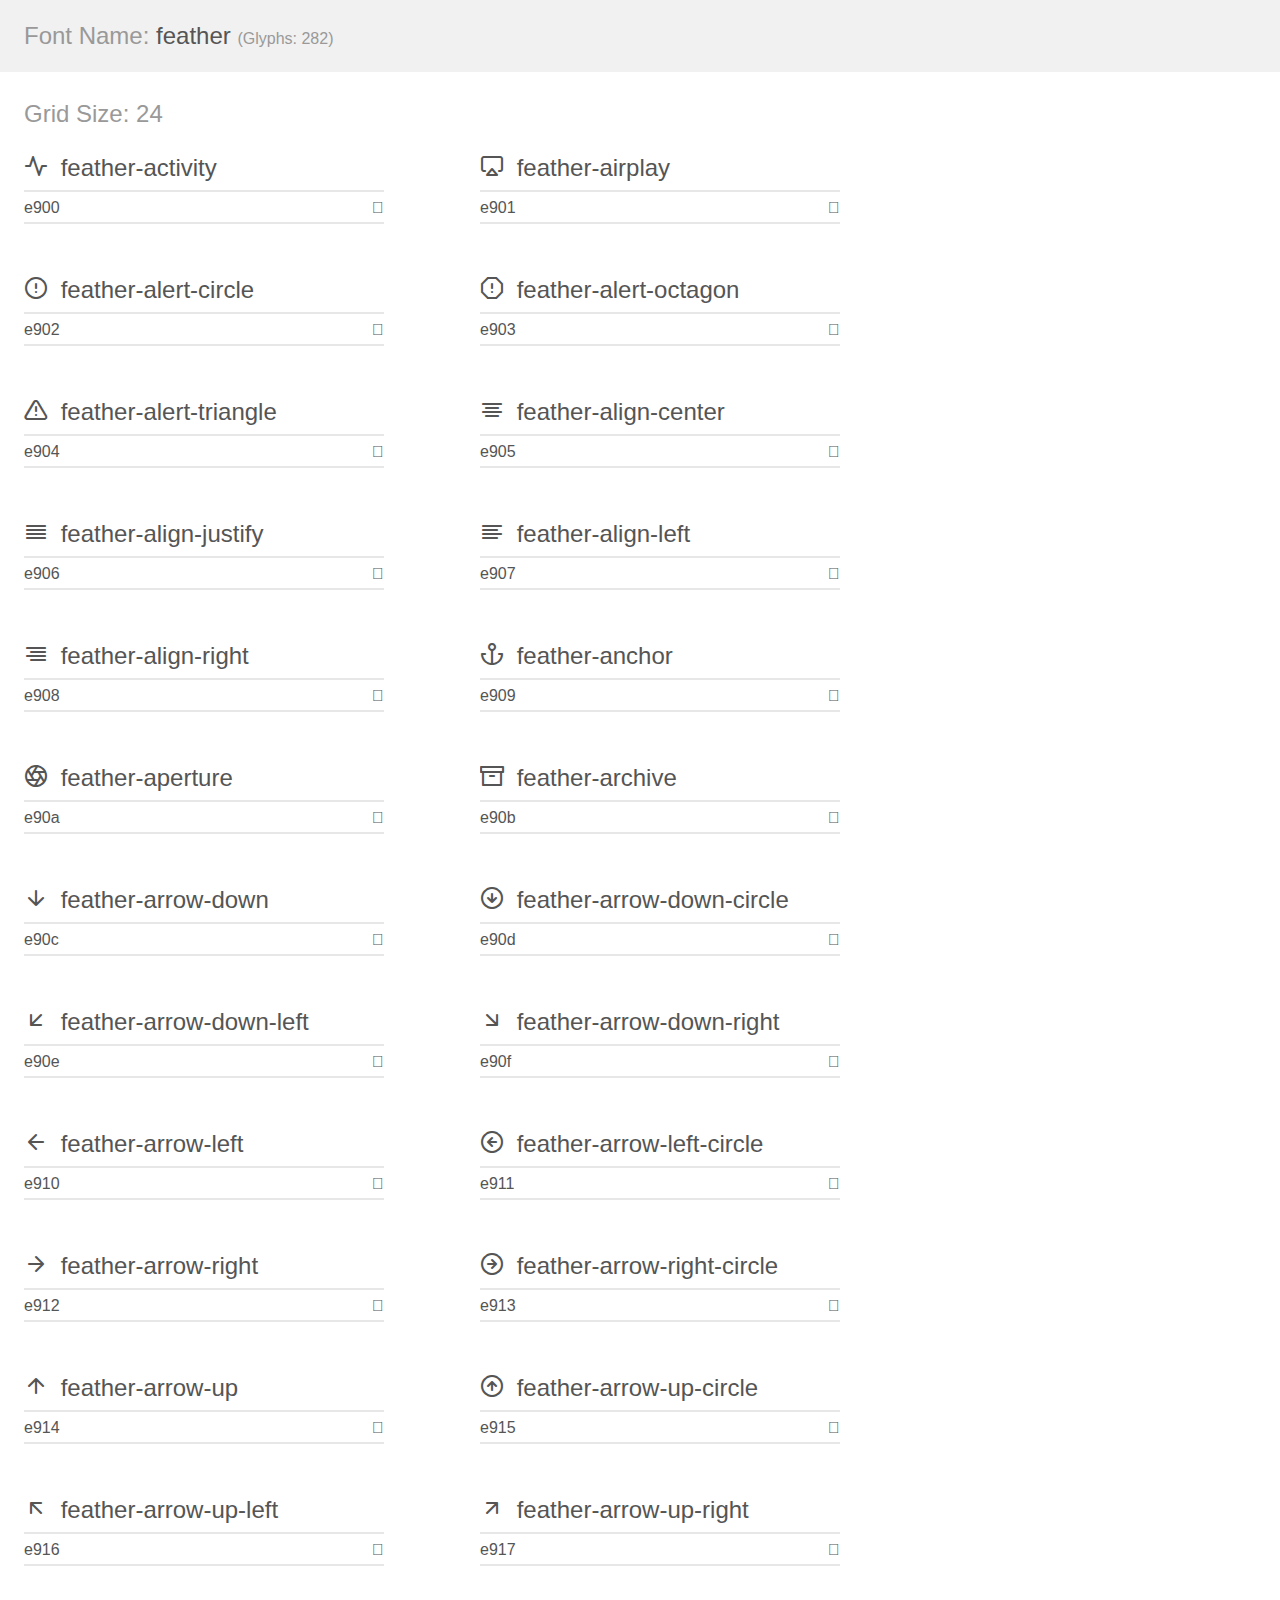
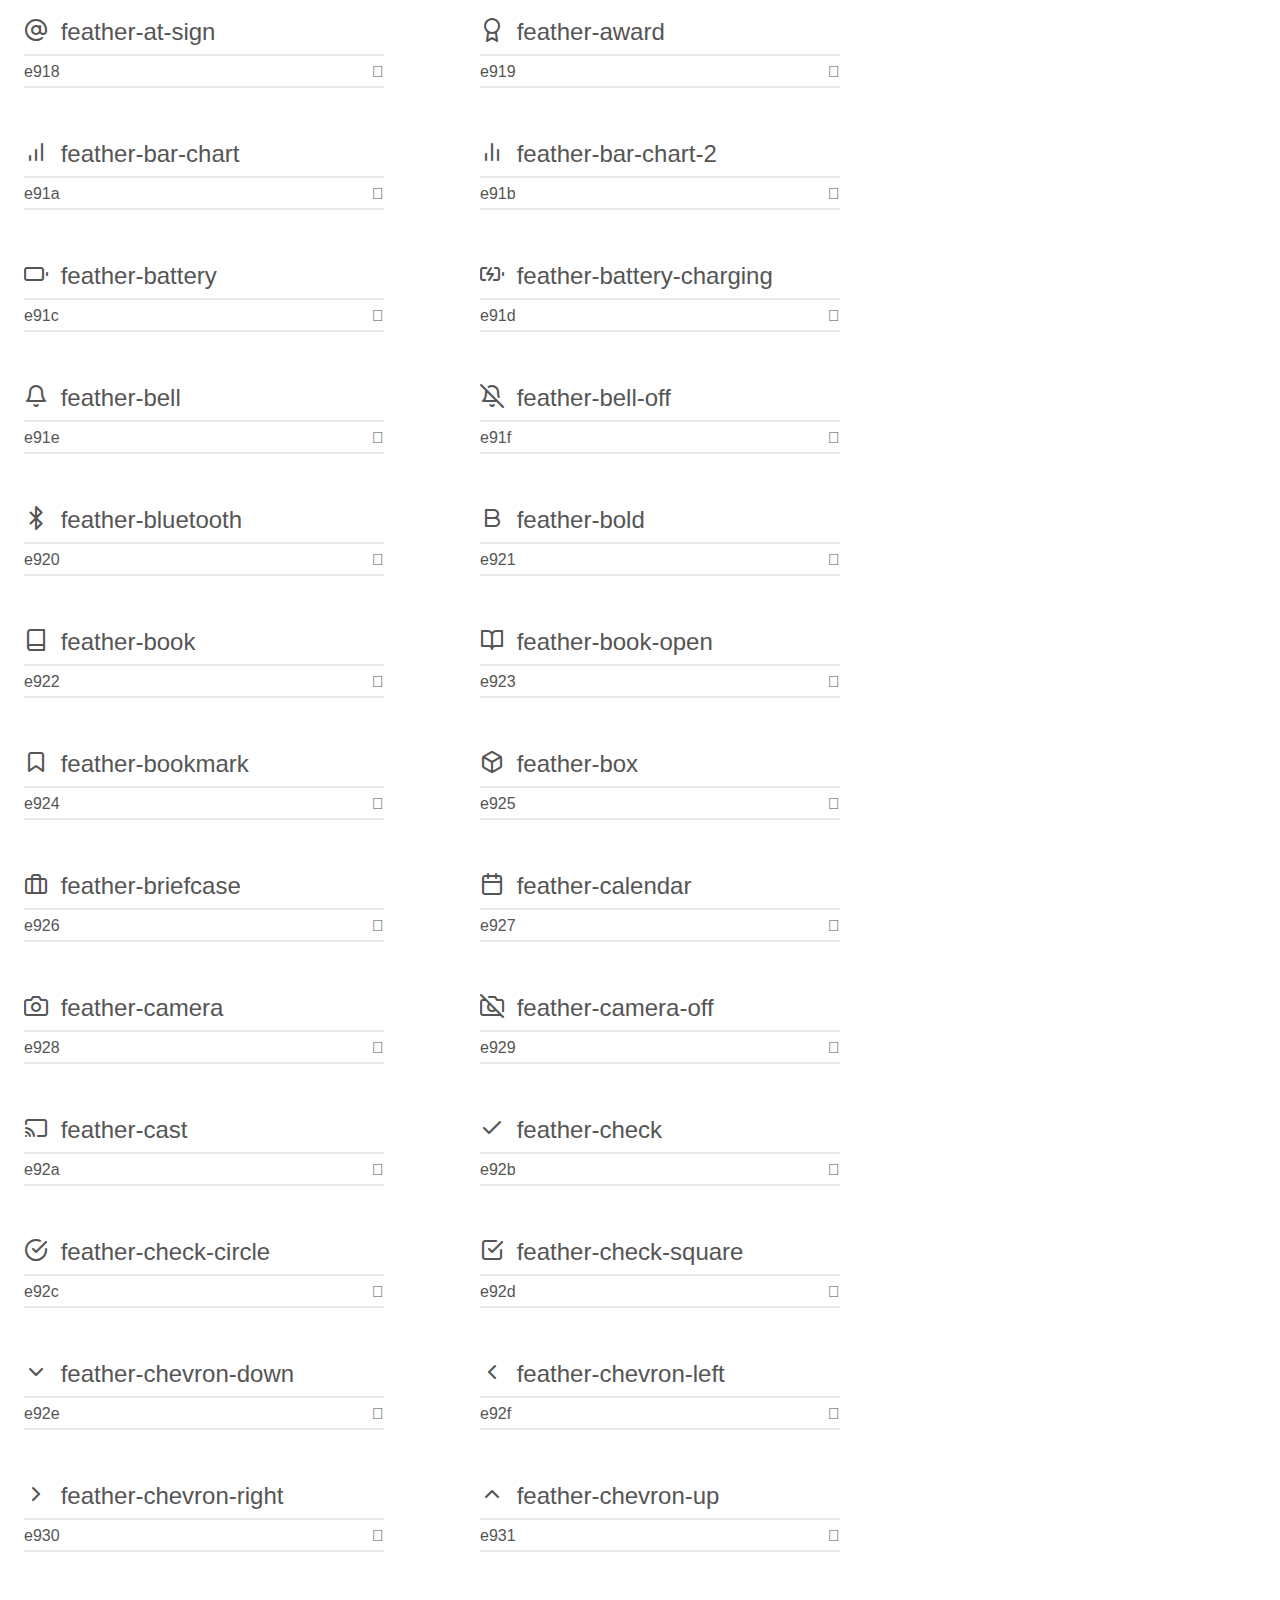
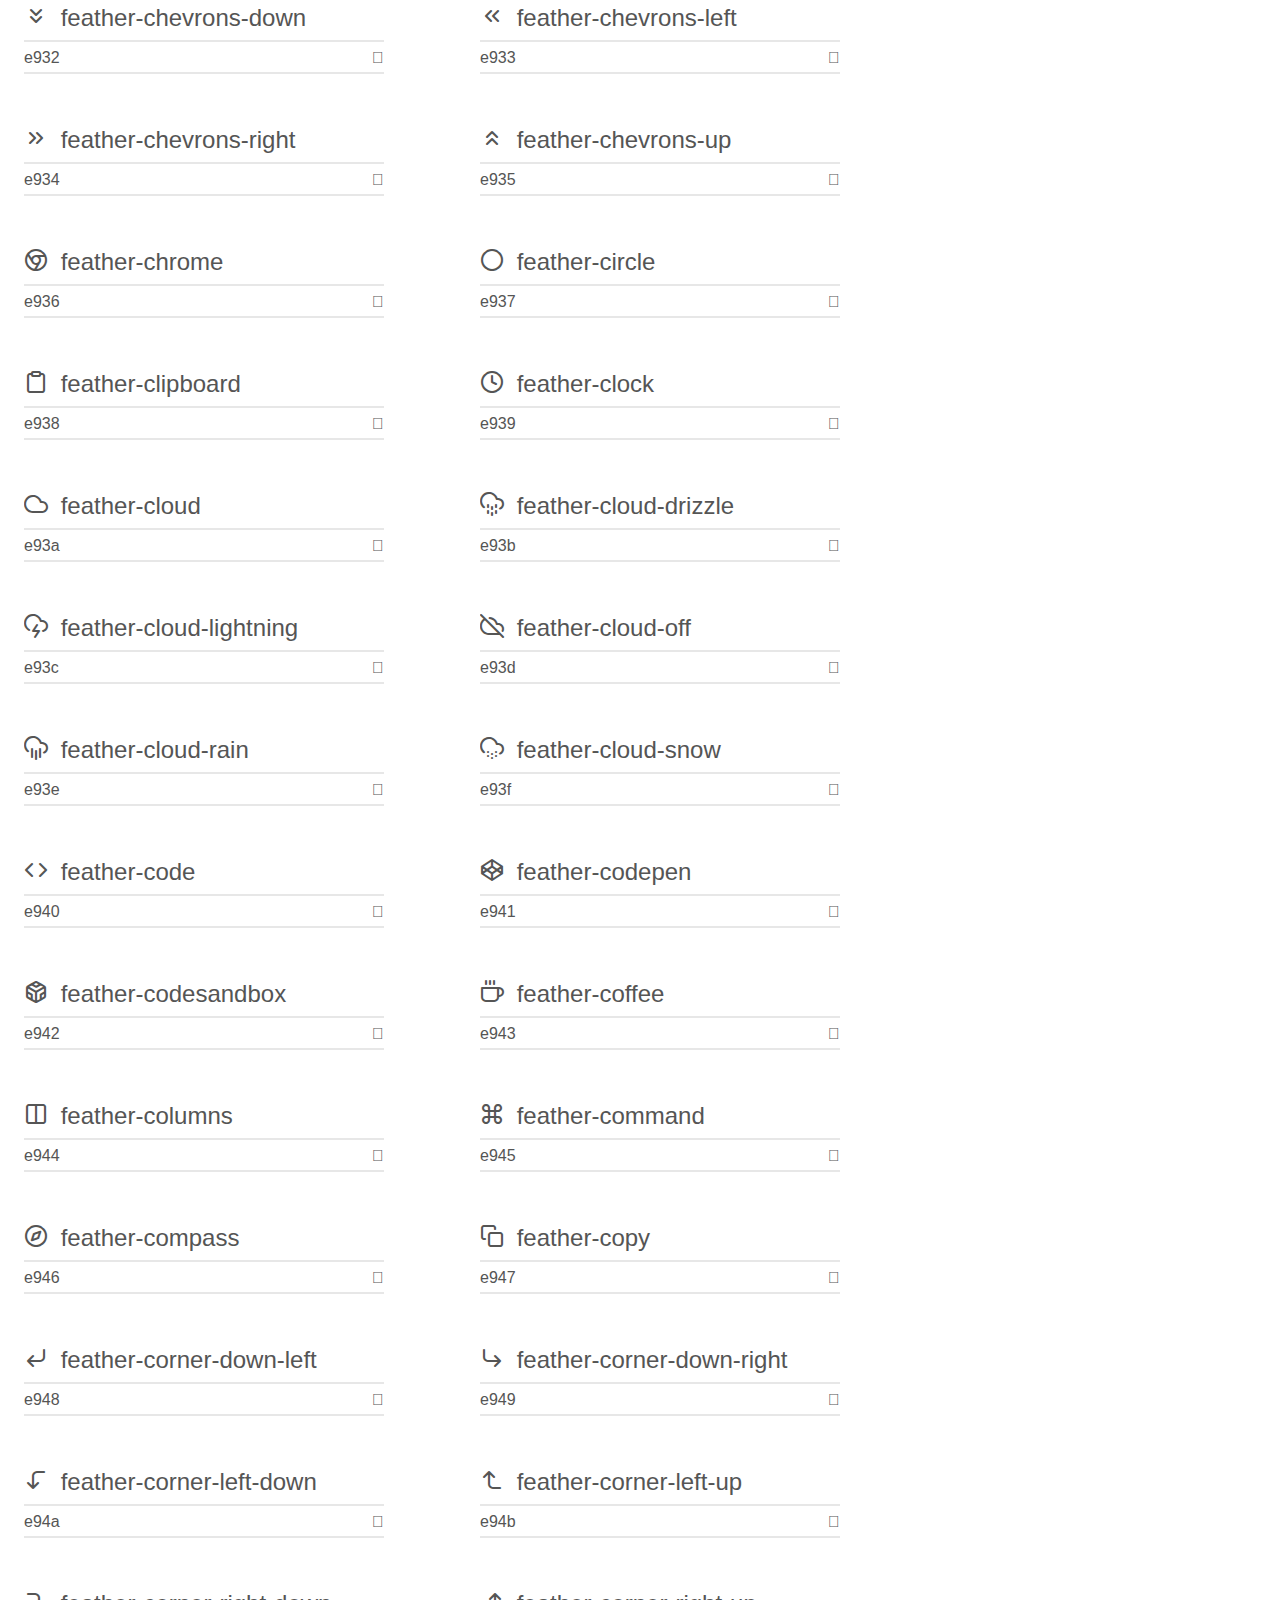
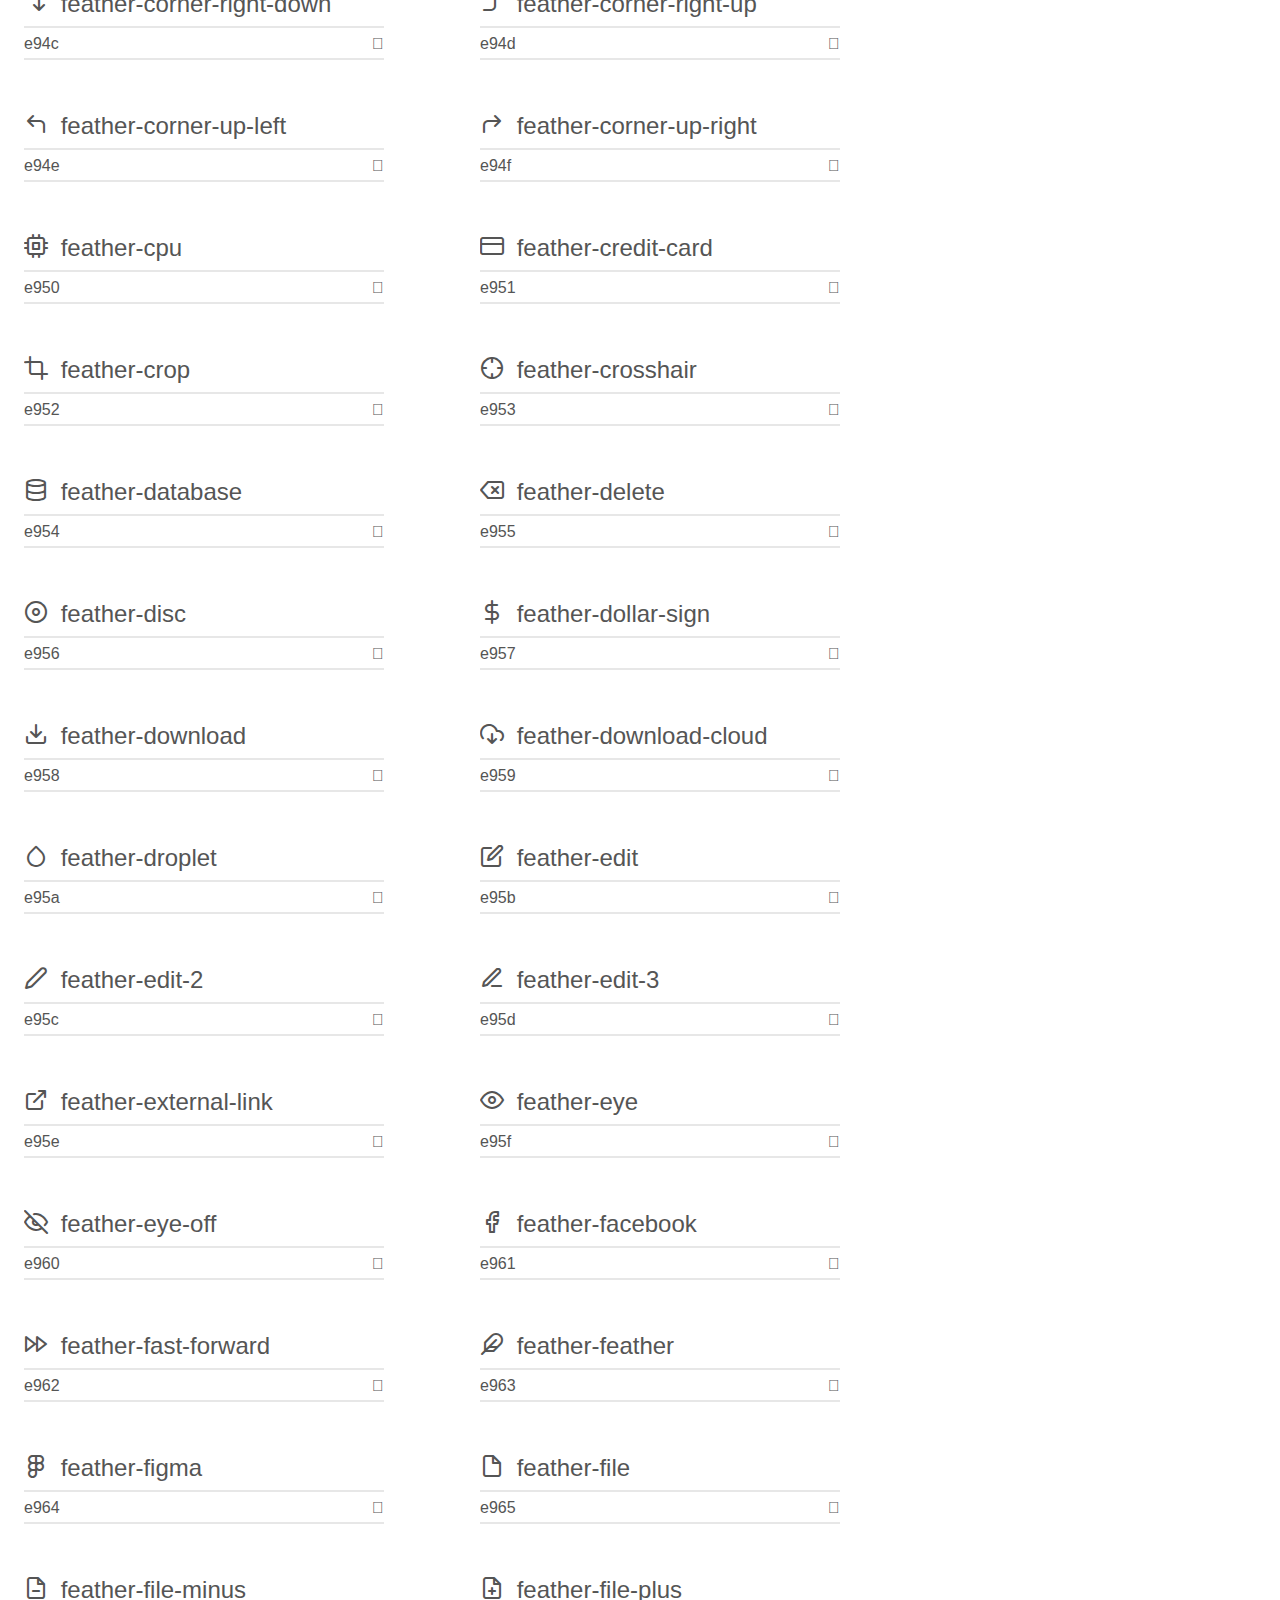
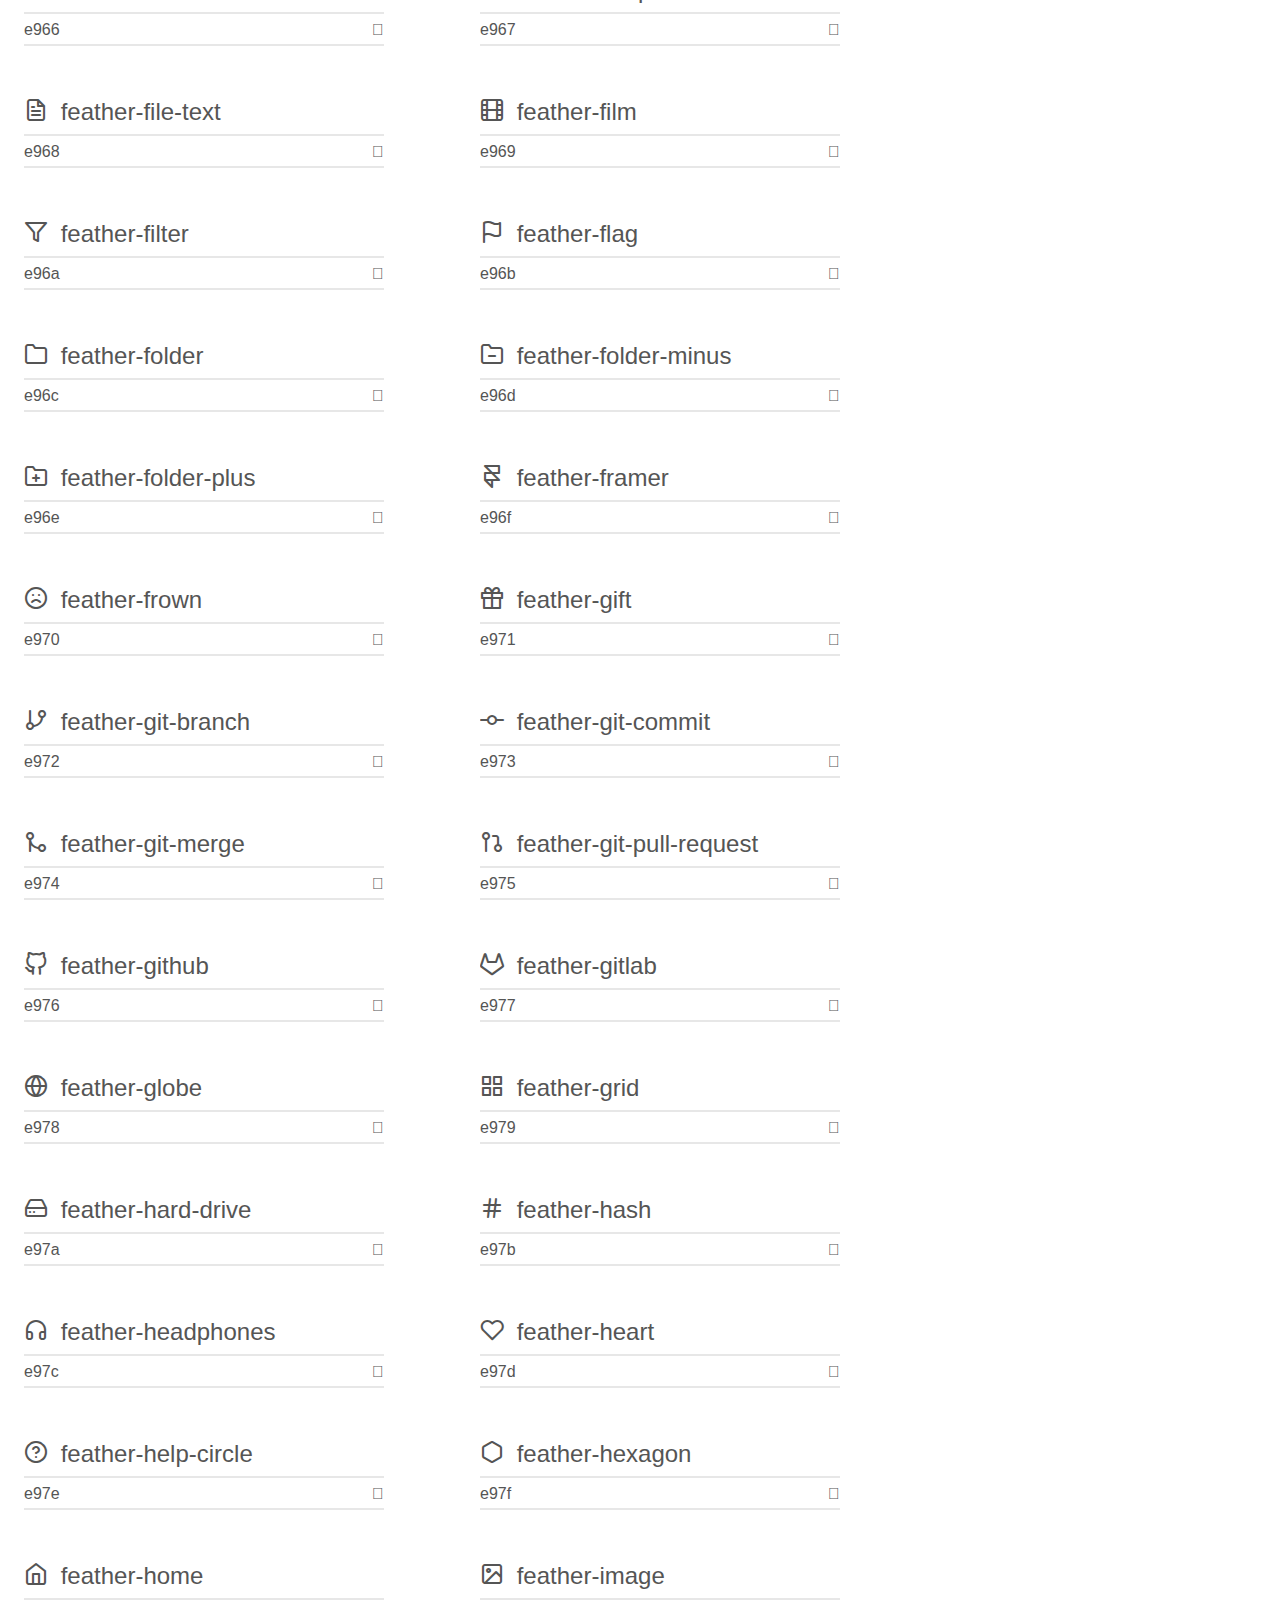
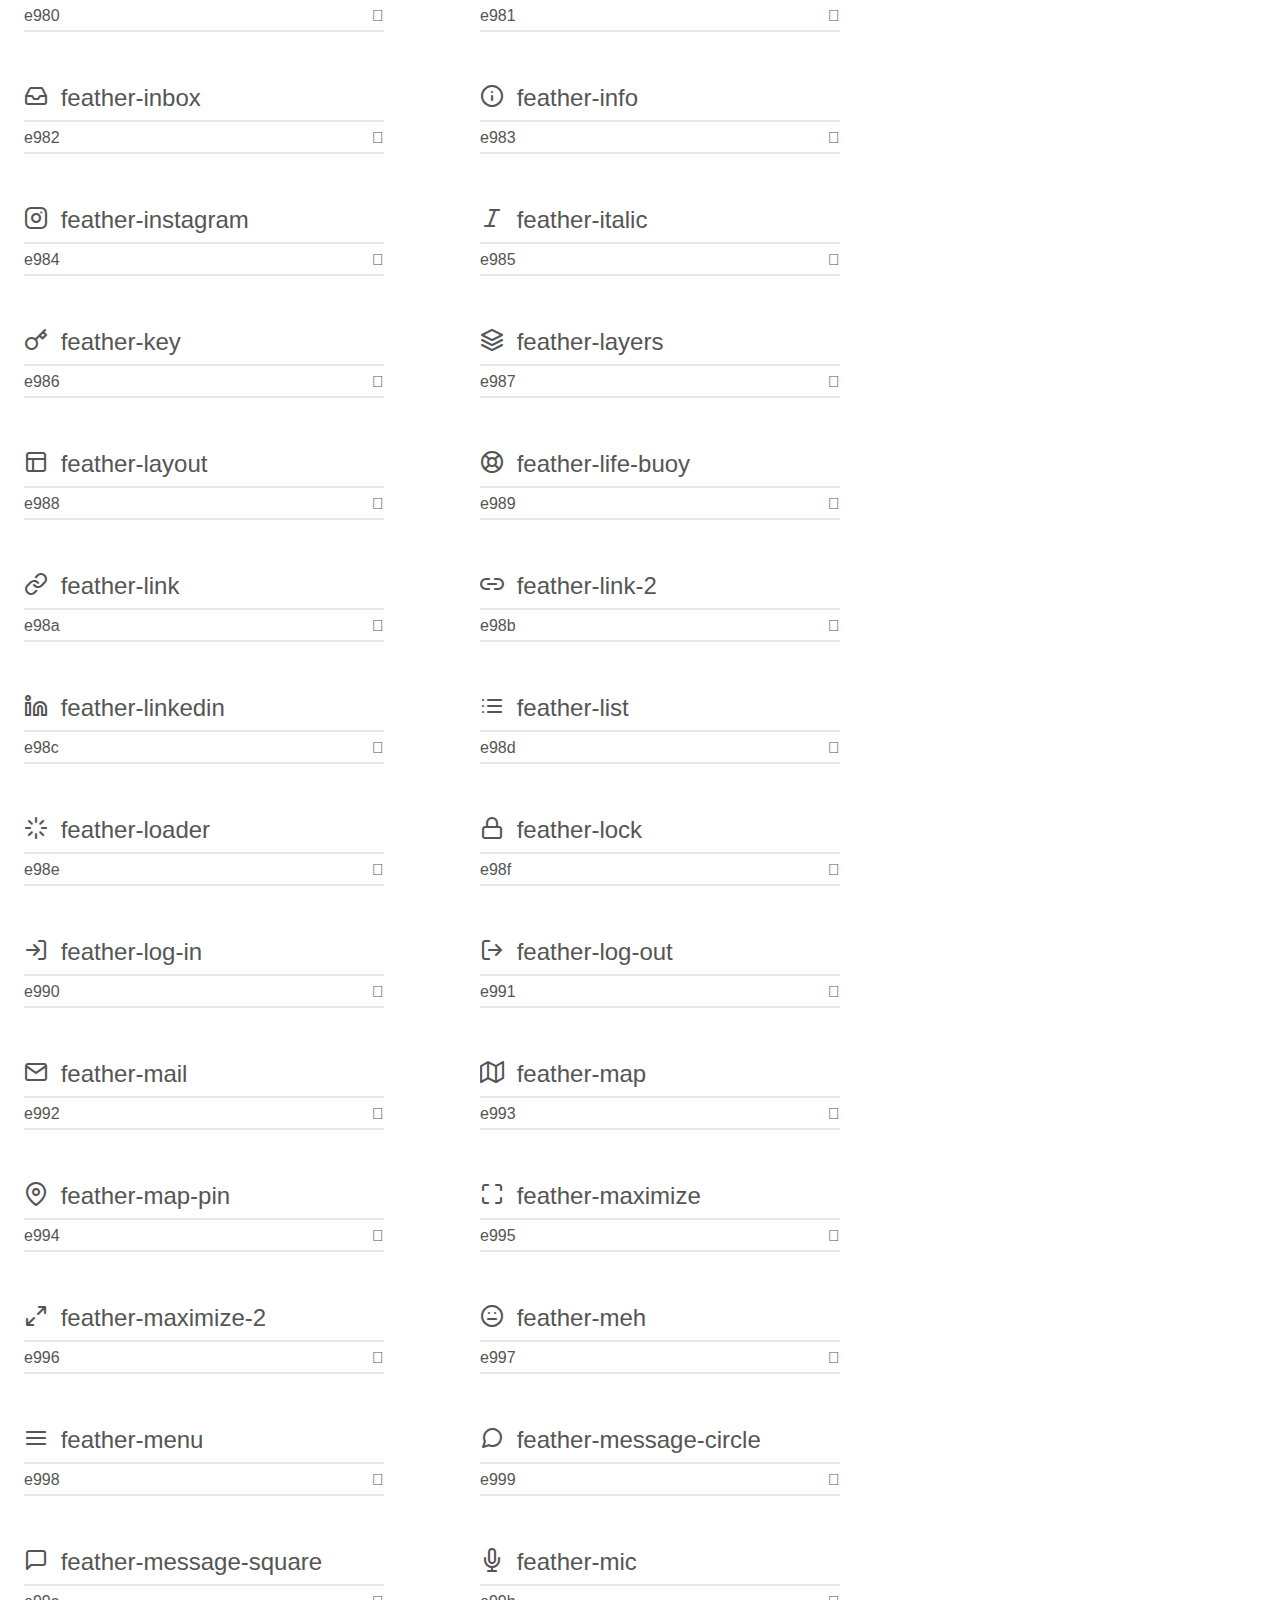
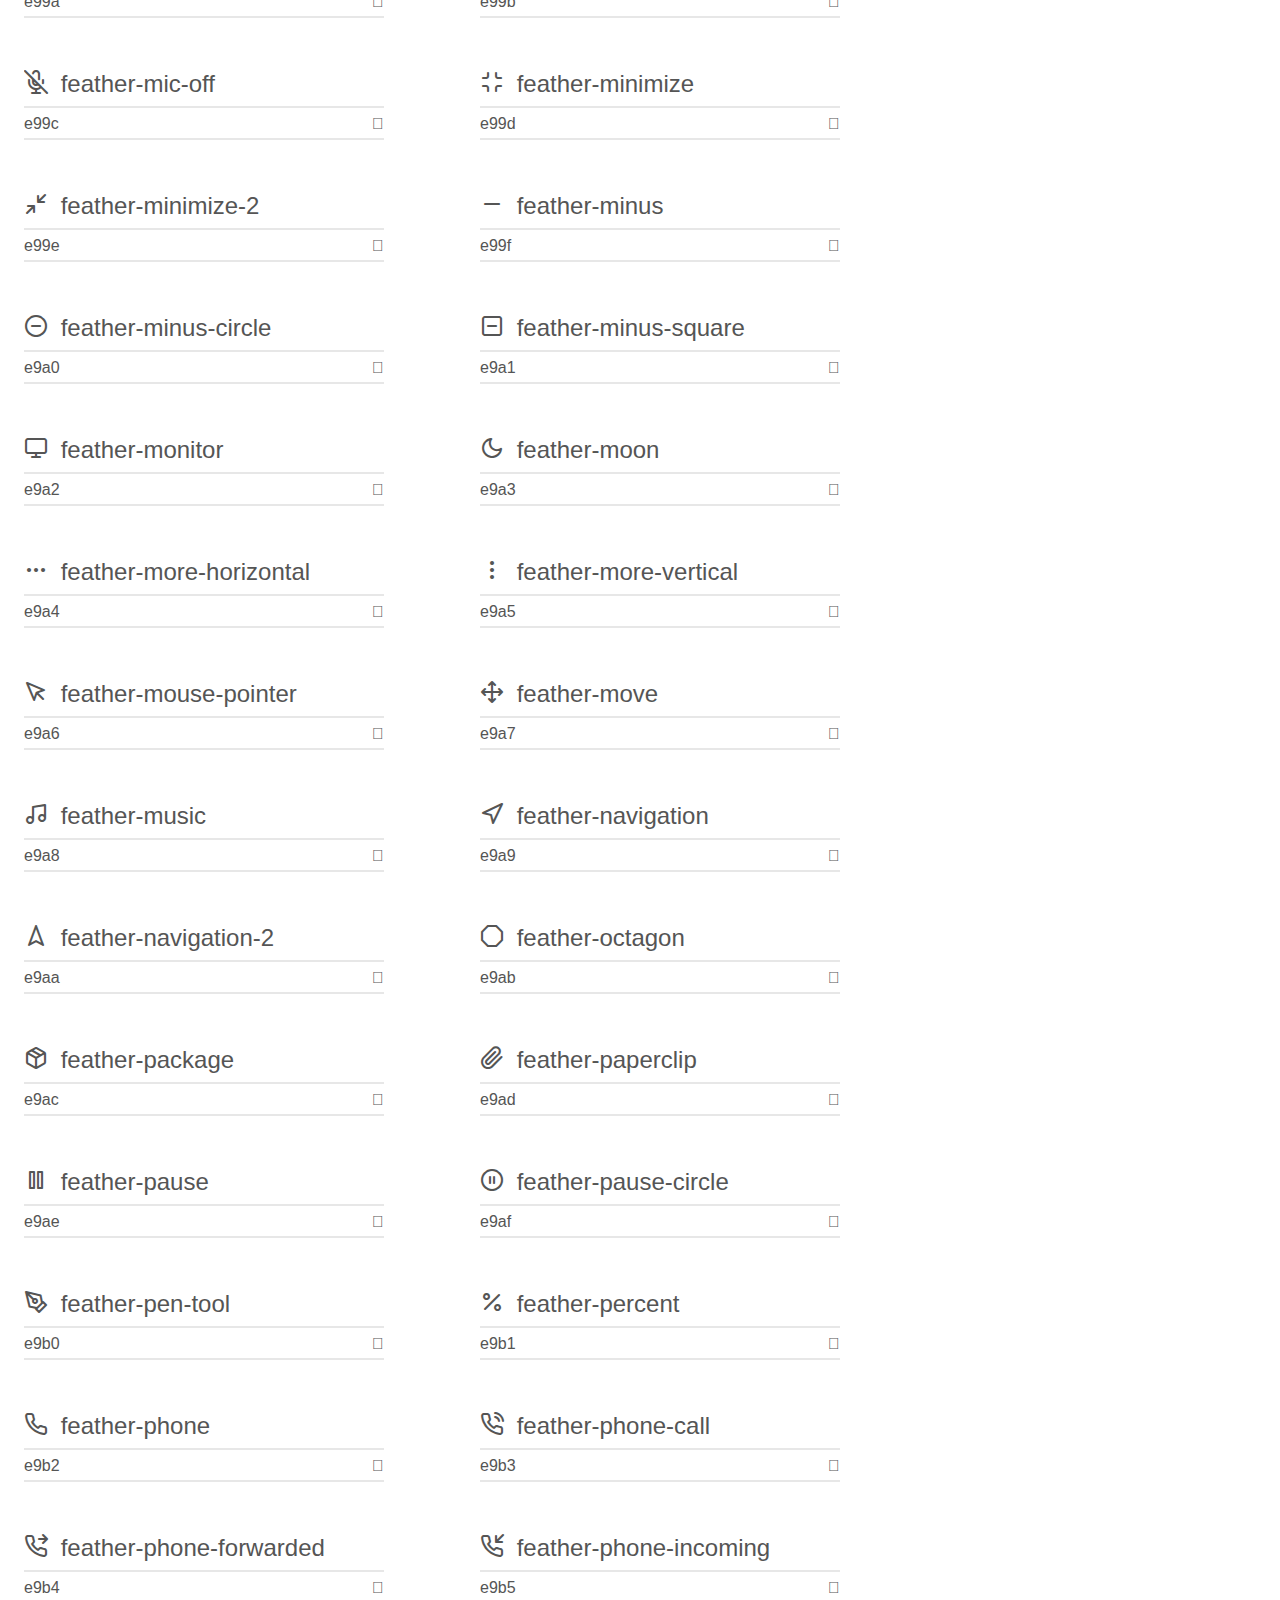
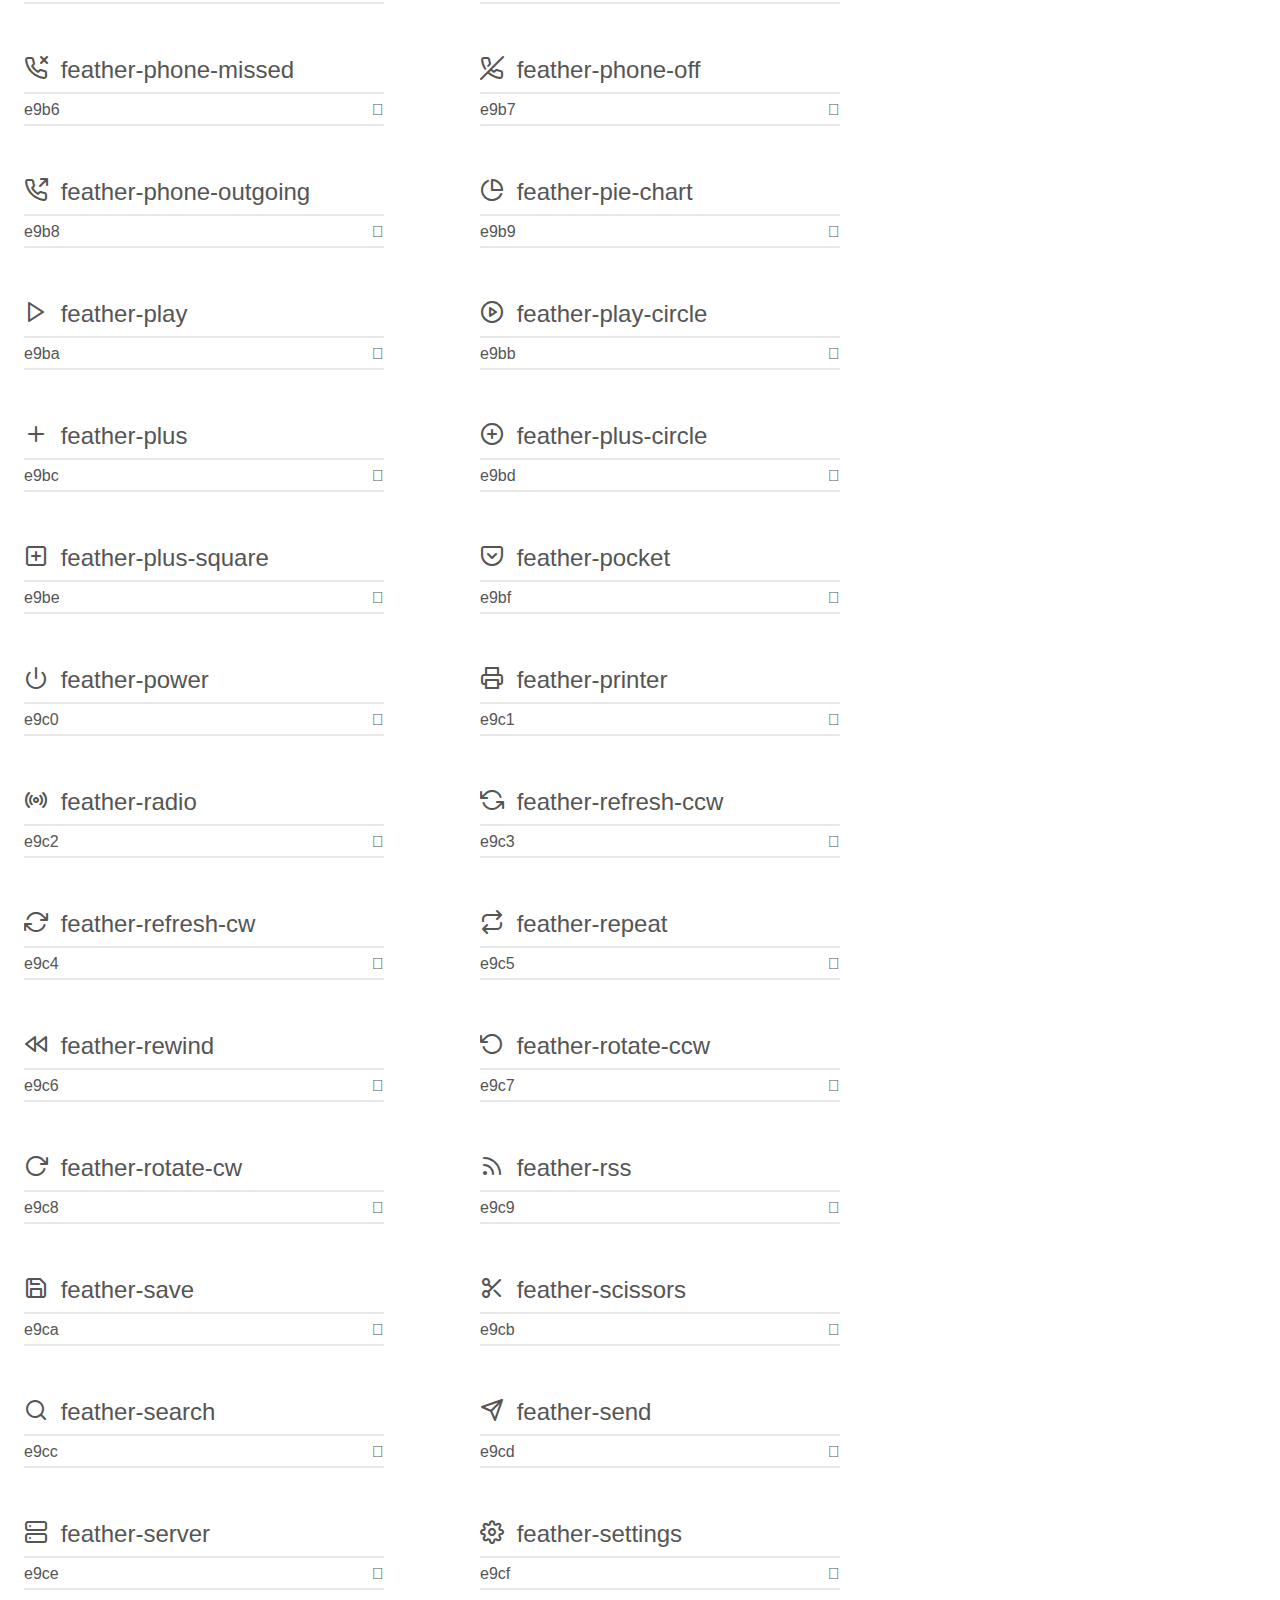
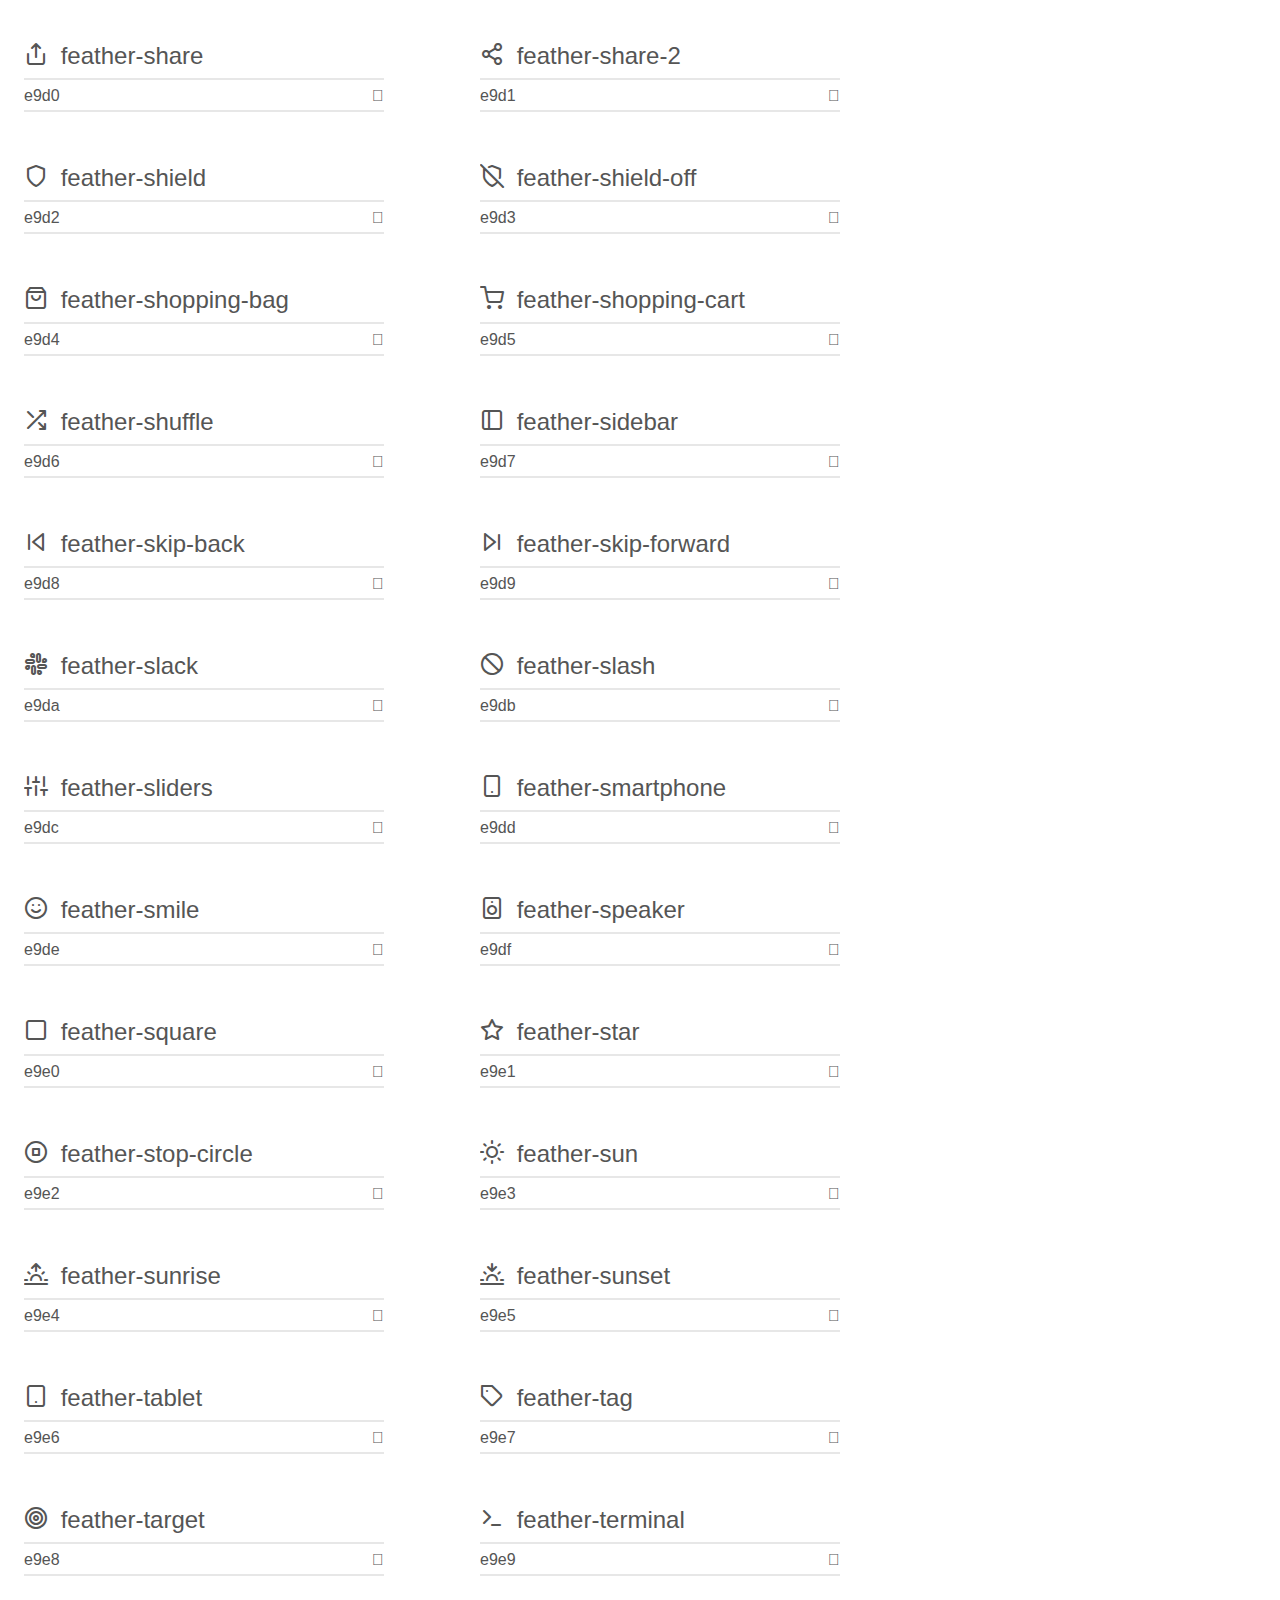
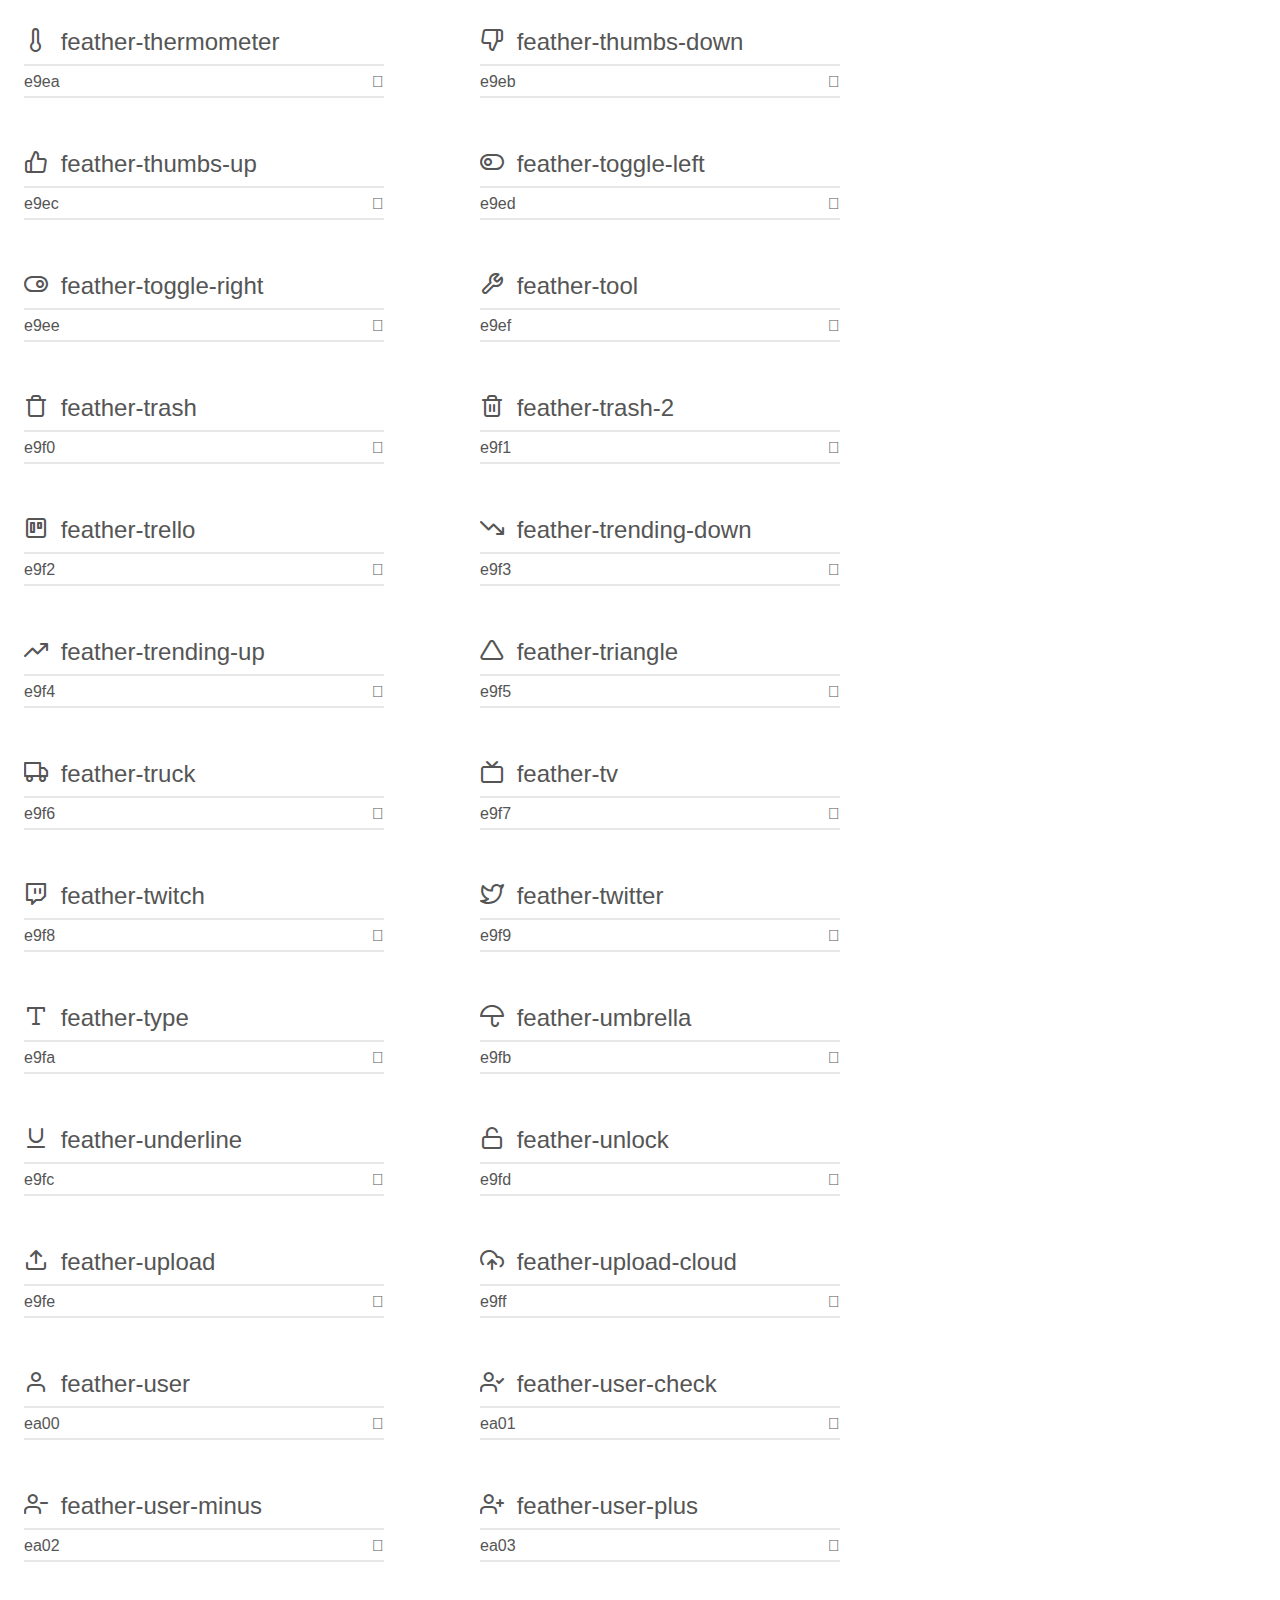
<file: fonts/feather/demo.html>
<!doctype html>
<html>
<head>
    <meta charset="utf-8">
    <title>IcoMoon Demo</title>
    <meta name="description" content="An Icon Font Generated By IcoMoon.io">
    <meta name="viewport" content="width=device-width, initial-scale=1">
    <link rel="stylesheet" href="demo-files/demo.css">
    <link rel="stylesheet" href="style.css"></head>
<body>
    <div class="bgc1 clearfix">
        <h1 class="mhmm mvm"><span class="fgc1">Font Name:</span> feather <small class="fgc1">(Glyphs:&nbsp;282)</small></h1>
    </div>
    <div class="clearfix mhl ptl">
        <h1 class="mvm mtn fgc1">Grid Size: 24</h1>
        <div class="glyph fs1">
            <div class="clearfix bshadow0 pbs">
                <span class="feather-activity"></span>
                <span class="mls"> feather-activity</span>
            </div>
            <fieldset class="fs0 size1of1 clearfix hidden-false">
                <input type="text" readonly value="e900" class="unit size1of2" />
                <input type="text" maxlength="1" readonly value="&#xe900;" class="unitRight size1of2 talign-right" />
            </fieldset>
            <div class="fs0 bshadow0 clearfix hidden-true">
                <span class="unit pvs fgc1">liga: </span>
                <input type="text" readonly value="" class="liga unitRight" />
            </div>
        </div>
        <div class="glyph fs1">
            <div class="clearfix bshadow0 pbs">
                <span class="feather-airplay"></span>
                <span class="mls"> feather-airplay</span>
            </div>
            <fieldset class="fs0 size1of1 clearfix hidden-false">
                <input type="text" readonly value="e901" class="unit size1of2" />
                <input type="text" maxlength="1" readonly value="&#xe901;" class="unitRight size1of2 talign-right" />
            </fieldset>
            <div class="fs0 bshadow0 clearfix hidden-true">
                <span class="unit pvs fgc1">liga: </span>
                <input type="text" readonly value="" class="liga unitRight" />
            </div>
        </div>
        <div class="glyph fs1">
            <div class="clearfix bshadow0 pbs">
                <span class="feather-alert-circle"></span>
                <span class="mls"> feather-alert-circle</span>
            </div>
            <fieldset class="fs0 size1of1 clearfix hidden-false">
                <input type="text" readonly value="e902" class="unit size1of2" />
                <input type="text" maxlength="1" readonly value="&#xe902;" class="unitRight size1of2 talign-right" />
            </fieldset>
            <div class="fs0 bshadow0 clearfix hidden-true">
                <span class="unit pvs fgc1">liga: </span>
                <input type="text" readonly value="" class="liga unitRight" />
            </div>
        </div>
        <div class="glyph fs1">
            <div class="clearfix bshadow0 pbs">
                <span class="feather-alert-octagon"></span>
                <span class="mls"> feather-alert-octagon</span>
            </div>
            <fieldset class="fs0 size1of1 clearfix hidden-false">
                <input type="text" readonly value="e903" class="unit size1of2" />
                <input type="text" maxlength="1" readonly value="&#xe903;" class="unitRight size1of2 talign-right" />
            </fieldset>
            <div class="fs0 bshadow0 clearfix hidden-true">
                <span class="unit pvs fgc1">liga: </span>
                <input type="text" readonly value="" class="liga unitRight" />
            </div>
        </div>
        <div class="glyph fs1">
            <div class="clearfix bshadow0 pbs">
                <span class="feather-alert-triangle"></span>
                <span class="mls"> feather-alert-triangle</span>
            </div>
            <fieldset class="fs0 size1of1 clearfix hidden-false">
                <input type="text" readonly value="e904" class="unit size1of2" />
                <input type="text" maxlength="1" readonly value="&#xe904;" class="unitRight size1of2 talign-right" />
            </fieldset>
            <div class="fs0 bshadow0 clearfix hidden-true">
                <span class="unit pvs fgc1">liga: </span>
                <input type="text" readonly value="" class="liga unitRight" />
            </div>
        </div>
        <div class="glyph fs1">
            <div class="clearfix bshadow0 pbs">
                <span class="feather-align-center"></span>
                <span class="mls"> feather-align-center</span>
            </div>
            <fieldset class="fs0 size1of1 clearfix hidden-false">
                <input type="text" readonly value="e905" class="unit size1of2" />
                <input type="text" maxlength="1" readonly value="&#xe905;" class="unitRight size1of2 talign-right" />
            </fieldset>
            <div class="fs0 bshadow0 clearfix hidden-true">
                <span class="unit pvs fgc1">liga: </span>
                <input type="text" readonly value="" class="liga unitRight" />
            </div>
        </div>
        <div class="glyph fs1">
            <div class="clearfix bshadow0 pbs">
                <span class="feather-align-justify"></span>
                <span class="mls"> feather-align-justify</span>
            </div>
            <fieldset class="fs0 size1of1 clearfix hidden-false">
                <input type="text" readonly value="e906" class="unit size1of2" />
                <input type="text" maxlength="1" readonly value="&#xe906;" class="unitRight size1of2 talign-right" />
            </fieldset>
            <div class="fs0 bshadow0 clearfix hidden-true">
                <span class="unit pvs fgc1">liga: </span>
                <input type="text" readonly value="" class="liga unitRight" />
            </div>
        </div>
        <div class="glyph fs1">
            <div class="clearfix bshadow0 pbs">
                <span class="feather-align-left"></span>
                <span class="mls"> feather-align-left</span>
            </div>
            <fieldset class="fs0 size1of1 clearfix hidden-false">
                <input type="text" readonly value="e907" class="unit size1of2" />
                <input type="text" maxlength="1" readonly value="&#xe907;" class="unitRight size1of2 talign-right" />
            </fieldset>
            <div class="fs0 bshadow0 clearfix hidden-true">
                <span class="unit pvs fgc1">liga: </span>
                <input type="text" readonly value="" class="liga unitRight" />
            </div>
        </div>
        <div class="glyph fs1">
            <div class="clearfix bshadow0 pbs">
                <span class="feather-align-right"></span>
                <span class="mls"> feather-align-right</span>
            </div>
            <fieldset class="fs0 size1of1 clearfix hidden-false">
                <input type="text" readonly value="e908" class="unit size1of2" />
                <input type="text" maxlength="1" readonly value="&#xe908;" class="unitRight size1of2 talign-right" />
            </fieldset>
            <div class="fs0 bshadow0 clearfix hidden-true">
                <span class="unit pvs fgc1">liga: </span>
                <input type="text" readonly value="" class="liga unitRight" />
            </div>
        </div>
        <div class="glyph fs1">
            <div class="clearfix bshadow0 pbs">
                <span class="feather-anchor"></span>
                <span class="mls"> feather-anchor</span>
            </div>
            <fieldset class="fs0 size1of1 clearfix hidden-false">
                <input type="text" readonly value="e909" class="unit size1of2" />
                <input type="text" maxlength="1" readonly value="&#xe909;" class="unitRight size1of2 talign-right" />
            </fieldset>
            <div class="fs0 bshadow0 clearfix hidden-true">
                <span class="unit pvs fgc1">liga: </span>
                <input type="text" readonly value="" class="liga unitRight" />
            </div>
        </div>
        <div class="glyph fs1">
            <div class="clearfix bshadow0 pbs">
                <span class="feather-aperture"></span>
                <span class="mls"> feather-aperture</span>
            </div>
            <fieldset class="fs0 size1of1 clearfix hidden-false">
                <input type="text" readonly value="e90a" class="unit size1of2" />
                <input type="text" maxlength="1" readonly value="&#xe90a;" class="unitRight size1of2 talign-right" />
            </fieldset>
            <div class="fs0 bshadow0 clearfix hidden-true">
                <span class="unit pvs fgc1">liga: </span>
                <input type="text" readonly value="" class="liga unitRight" />
            </div>
        </div>
        <div class="glyph fs1">
            <div class="clearfix bshadow0 pbs">
                <span class="feather-archive"></span>
                <span class="mls"> feather-archive</span>
            </div>
            <fieldset class="fs0 size1of1 clearfix hidden-false">
                <input type="text" readonly value="e90b" class="unit size1of2" />
                <input type="text" maxlength="1" readonly value="&#xe90b;" class="unitRight size1of2 talign-right" />
            </fieldset>
            <div class="fs0 bshadow0 clearfix hidden-true">
                <span class="unit pvs fgc1">liga: </span>
                <input type="text" readonly value="" class="liga unitRight" />
            </div>
        </div>
        <div class="glyph fs1">
            <div class="clearfix bshadow0 pbs">
                <span class="feather-arrow-down"></span>
                <span class="mls"> feather-arrow-down</span>
            </div>
            <fieldset class="fs0 size1of1 clearfix hidden-false">
                <input type="text" readonly value="e90c" class="unit size1of2" />
                <input type="text" maxlength="1" readonly value="&#xe90c;" class="unitRight size1of2 talign-right" />
            </fieldset>
            <div class="fs0 bshadow0 clearfix hidden-true">
                <span class="unit pvs fgc1">liga: </span>
                <input type="text" readonly value="" class="liga unitRight" />
            </div>
        </div>
        <div class="glyph fs1">
            <div class="clearfix bshadow0 pbs">
                <span class="feather-arrow-down-circle"></span>
                <span class="mls"> feather-arrow-down-circle</span>
            </div>
            <fieldset class="fs0 size1of1 clearfix hidden-false">
                <input type="text" readonly value="e90d" class="unit size1of2" />
                <input type="text" maxlength="1" readonly value="&#xe90d;" class="unitRight size1of2 talign-right" />
            </fieldset>
            <div class="fs0 bshadow0 clearfix hidden-true">
                <span class="unit pvs fgc1">liga: </span>
                <input type="text" readonly value="" class="liga unitRight" />
            </div>
        </div>
        <div class="glyph fs1">
            <div class="clearfix bshadow0 pbs">
                <span class="feather-arrow-down-left"></span>
                <span class="mls"> feather-arrow-down-left</span>
            </div>
            <fieldset class="fs0 size1of1 clearfix hidden-false">
                <input type="text" readonly value="e90e" class="unit size1of2" />
                <input type="text" maxlength="1" readonly value="&#xe90e;" class="unitRight size1of2 talign-right" />
            </fieldset>
            <div class="fs0 bshadow0 clearfix hidden-true">
                <span class="unit pvs fgc1">liga: </span>
                <input type="text" readonly value="" class="liga unitRight" />
            </div>
        </div>
        <div class="glyph fs1">
            <div class="clearfix bshadow0 pbs">
                <span class="feather-arrow-down-right"></span>
                <span class="mls"> feather-arrow-down-right</span>
            </div>
            <fieldset class="fs0 size1of1 clearfix hidden-false">
                <input type="text" readonly value="e90f" class="unit size1of2" />
                <input type="text" maxlength="1" readonly value="&#xe90f;" class="unitRight size1of2 talign-right" />
            </fieldset>
            <div class="fs0 bshadow0 clearfix hidden-true">
                <span class="unit pvs fgc1">liga: </span>
                <input type="text" readonly value="" class="liga unitRight" />
            </div>
        </div>
        <div class="glyph fs1">
            <div class="clearfix bshadow0 pbs">
                <span class="feather-arrow-left"></span>
                <span class="mls"> feather-arrow-left</span>
            </div>
            <fieldset class="fs0 size1of1 clearfix hidden-false">
                <input type="text" readonly value="e910" class="unit size1of2" />
                <input type="text" maxlength="1" readonly value="&#xe910;" class="unitRight size1of2 talign-right" />
            </fieldset>
            <div class="fs0 bshadow0 clearfix hidden-true">
                <span class="unit pvs fgc1">liga: </span>
                <input type="text" readonly value="" class="liga unitRight" />
            </div>
        </div>
        <div class="glyph fs1">
            <div class="clearfix bshadow0 pbs">
                <span class="feather-arrow-left-circle"></span>
                <span class="mls"> feather-arrow-left-circle</span>
            </div>
            <fieldset class="fs0 size1of1 clearfix hidden-false">
                <input type="text" readonly value="e911" class="unit size1of2" />
                <input type="text" maxlength="1" readonly value="&#xe911;" class="unitRight size1of2 talign-right" />
            </fieldset>
            <div class="fs0 bshadow0 clearfix hidden-true">
                <span class="unit pvs fgc1">liga: </span>
                <input type="text" readonly value="" class="liga unitRight" />
            </div>
        </div>
        <div class="glyph fs1">
            <div class="clearfix bshadow0 pbs">
                <span class="feather-arrow-right"></span>
                <span class="mls"> feather-arrow-right</span>
            </div>
            <fieldset class="fs0 size1of1 clearfix hidden-false">
                <input type="text" readonly value="e912" class="unit size1of2" />
                <input type="text" maxlength="1" readonly value="&#xe912;" class="unitRight size1of2 talign-right" />
            </fieldset>
            <div class="fs0 bshadow0 clearfix hidden-true">
                <span class="unit pvs fgc1">liga: </span>
                <input type="text" readonly value="" class="liga unitRight" />
            </div>
        </div>
        <div class="glyph fs1">
            <div class="clearfix bshadow0 pbs">
                <span class="feather-arrow-right-circle"></span>
                <span class="mls"> feather-arrow-right-circle</span>
            </div>
            <fieldset class="fs0 size1of1 clearfix hidden-false">
                <input type="text" readonly value="e913" class="unit size1of2" />
                <input type="text" maxlength="1" readonly value="&#xe913;" class="unitRight size1of2 talign-right" />
            </fieldset>
            <div class="fs0 bshadow0 clearfix hidden-true">
                <span class="unit pvs fgc1">liga: </span>
                <input type="text" readonly value="" class="liga unitRight" />
            </div>
        </div>
        <div class="glyph fs1">
            <div class="clearfix bshadow0 pbs">
                <span class="feather-arrow-up"></span>
                <span class="mls"> feather-arrow-up</span>
            </div>
            <fieldset class="fs0 size1of1 clearfix hidden-false">
                <input type="text" readonly value="e914" class="unit size1of2" />
                <input type="text" maxlength="1" readonly value="&#xe914;" class="unitRight size1of2 talign-right" />
            </fieldset>
            <div class="fs0 bshadow0 clearfix hidden-true">
                <span class="unit pvs fgc1">liga: </span>
                <input type="text" readonly value="" class="liga unitRight" />
            </div>
        </div>
        <div class="glyph fs1">
            <div class="clearfix bshadow0 pbs">
                <span class="feather-arrow-up-circle"></span>
                <span class="mls"> feather-arrow-up-circle</span>
            </div>
            <fieldset class="fs0 size1of1 clearfix hidden-false">
                <input type="text" readonly value="e915" class="unit size1of2" />
                <input type="text" maxlength="1" readonly value="&#xe915;" class="unitRight size1of2 talign-right" />
            </fieldset>
            <div class="fs0 bshadow0 clearfix hidden-true">
                <span class="unit pvs fgc1">liga: </span>
                <input type="text" readonly value="" class="liga unitRight" />
            </div>
        </div>
        <div class="glyph fs1">
            <div class="clearfix bshadow0 pbs">
                <span class="feather-arrow-up-left"></span>
                <span class="mls"> feather-arrow-up-left</span>
            </div>
            <fieldset class="fs0 size1of1 clearfix hidden-false">
                <input type="text" readonly value="e916" class="unit size1of2" />
                <input type="text" maxlength="1" readonly value="&#xe916;" class="unitRight size1of2 talign-right" />
            </fieldset>
            <div class="fs0 bshadow0 clearfix hidden-true">
                <span class="unit pvs fgc1">liga: </span>
                <input type="text" readonly value="" class="liga unitRight" />
            </div>
        </div>
        <div class="glyph fs1">
            <div class="clearfix bshadow0 pbs">
                <span class="feather-arrow-up-right"></span>
                <span class="mls"> feather-arrow-up-right</span>
            </div>
            <fieldset class="fs0 size1of1 clearfix hidden-false">
                <input type="text" readonly value="e917" class="unit size1of2" />
                <input type="text" maxlength="1" readonly value="&#xe917;" class="unitRight size1of2 talign-right" />
            </fieldset>
            <div class="fs0 bshadow0 clearfix hidden-true">
                <span class="unit pvs fgc1">liga: </span>
                <input type="text" readonly value="" class="liga unitRight" />
            </div>
        </div>
        <div class="glyph fs1">
            <div class="clearfix bshadow0 pbs">
                <span class="feather-at-sign"></span>
                <span class="mls"> feather-at-sign</span>
            </div>
            <fieldset class="fs0 size1of1 clearfix hidden-false">
                <input type="text" readonly value="e918" class="unit size1of2" />
                <input type="text" maxlength="1" readonly value="&#xe918;" class="unitRight size1of2 talign-right" />
            </fieldset>
            <div class="fs0 bshadow0 clearfix hidden-true">
                <span class="unit pvs fgc1">liga: </span>
                <input type="text" readonly value="" class="liga unitRight" />
            </div>
        </div>
        <div class="glyph fs1">
            <div class="clearfix bshadow0 pbs">
                <span class="feather-award"></span>
                <span class="mls"> feather-award</span>
            </div>
            <fieldset class="fs0 size1of1 clearfix hidden-false">
                <input type="text" readonly value="e919" class="unit size1of2" />
                <input type="text" maxlength="1" readonly value="&#xe919;" class="unitRight size1of2 talign-right" />
            </fieldset>
            <div class="fs0 bshadow0 clearfix hidden-true">
                <span class="unit pvs fgc1">liga: </span>
                <input type="text" readonly value="" class="liga unitRight" />
            </div>
        </div>
        <div class="glyph fs1">
            <div class="clearfix bshadow0 pbs">
                <span class="feather-bar-chart"></span>
                <span class="mls"> feather-bar-chart</span>
            </div>
            <fieldset class="fs0 size1of1 clearfix hidden-false">
                <input type="text" readonly value="e91a" class="unit size1of2" />
                <input type="text" maxlength="1" readonly value="&#xe91a;" class="unitRight size1of2 talign-right" />
            </fieldset>
            <div class="fs0 bshadow0 clearfix hidden-true">
                <span class="unit pvs fgc1">liga: </span>
                <input type="text" readonly value="" class="liga unitRight" />
            </div>
        </div>
        <div class="glyph fs1">
            <div class="clearfix bshadow0 pbs">
                <span class="feather-bar-chart-2"></span>
                <span class="mls"> feather-bar-chart-2</span>
            </div>
            <fieldset class="fs0 size1of1 clearfix hidden-false">
                <input type="text" readonly value="e91b" class="unit size1of2" />
                <input type="text" maxlength="1" readonly value="&#xe91b;" class="unitRight size1of2 talign-right" />
            </fieldset>
            <div class="fs0 bshadow0 clearfix hidden-true">
                <span class="unit pvs fgc1">liga: </span>
                <input type="text" readonly value="" class="liga unitRight" />
            </div>
        </div>
        <div class="glyph fs1">
            <div class="clearfix bshadow0 pbs">
                <span class="feather-battery"></span>
                <span class="mls"> feather-battery</span>
            </div>
            <fieldset class="fs0 size1of1 clearfix hidden-false">
                <input type="text" readonly value="e91c" class="unit size1of2" />
                <input type="text" maxlength="1" readonly value="&#xe91c;" class="unitRight size1of2 talign-right" />
            </fieldset>
            <div class="fs0 bshadow0 clearfix hidden-true">
                <span class="unit pvs fgc1">liga: </span>
                <input type="text" readonly value="" class="liga unitRight" />
            </div>
        </div>
        <div class="glyph fs1">
            <div class="clearfix bshadow0 pbs">
                <span class="feather-battery-charging"></span>
                <span class="mls"> feather-battery-charging</span>
            </div>
            <fieldset class="fs0 size1of1 clearfix hidden-false">
                <input type="text" readonly value="e91d" class="unit size1of2" />
                <input type="text" maxlength="1" readonly value="&#xe91d;" class="unitRight size1of2 talign-right" />
            </fieldset>
            <div class="fs0 bshadow0 clearfix hidden-true">
                <span class="unit pvs fgc1">liga: </span>
                <input type="text" readonly value="" class="liga unitRight" />
            </div>
        </div>
        <div class="glyph fs1">
            <div class="clearfix bshadow0 pbs">
                <span class="feather-bell"></span>
                <span class="mls"> feather-bell</span>
            </div>
            <fieldset class="fs0 size1of1 clearfix hidden-false">
                <input type="text" readonly value="e91e" class="unit size1of2" />
                <input type="text" maxlength="1" readonly value="&#xe91e;" class="unitRight size1of2 talign-right" />
            </fieldset>
            <div class="fs0 bshadow0 clearfix hidden-true">
                <span class="unit pvs fgc1">liga: </span>
                <input type="text" readonly value="" class="liga unitRight" />
            </div>
        </div>
        <div class="glyph fs1">
            <div class="clearfix bshadow0 pbs">
                <span class="feather-bell-off"></span>
                <span class="mls"> feather-bell-off</span>
            </div>
            <fieldset class="fs0 size1of1 clearfix hidden-false">
                <input type="text" readonly value="e91f" class="unit size1of2" />
                <input type="text" maxlength="1" readonly value="&#xe91f;" class="unitRight size1of2 talign-right" />
            </fieldset>
            <div class="fs0 bshadow0 clearfix hidden-true">
                <span class="unit pvs fgc1">liga: </span>
                <input type="text" readonly value="" class="liga unitRight" />
            </div>
        </div>
        <div class="glyph fs1">
            <div class="clearfix bshadow0 pbs">
                <span class="feather-bluetooth"></span>
                <span class="mls"> feather-bluetooth</span>
            </div>
            <fieldset class="fs0 size1of1 clearfix hidden-false">
                <input type="text" readonly value="e920" class="unit size1of2" />
                <input type="text" maxlength="1" readonly value="&#xe920;" class="unitRight size1of2 talign-right" />
            </fieldset>
            <div class="fs0 bshadow0 clearfix hidden-true">
                <span class="unit pvs fgc1">liga: </span>
                <input type="text" readonly value="" class="liga unitRight" />
            </div>
        </div>
        <div class="glyph fs1">
            <div class="clearfix bshadow0 pbs">
                <span class="feather-bold"></span>
                <span class="mls"> feather-bold</span>
            </div>
            <fieldset class="fs0 size1of1 clearfix hidden-false">
                <input type="text" readonly value="e921" class="unit size1of2" />
                <input type="text" maxlength="1" readonly value="&#xe921;" class="unitRight size1of2 talign-right" />
            </fieldset>
            <div class="fs0 bshadow0 clearfix hidden-true">
                <span class="unit pvs fgc1">liga: </span>
                <input type="text" readonly value="" class="liga unitRight" />
            </div>
        </div>
        <div class="glyph fs1">
            <div class="clearfix bshadow0 pbs">
                <span class="feather-book"></span>
                <span class="mls"> feather-book</span>
            </div>
            <fieldset class="fs0 size1of1 clearfix hidden-false">
                <input type="text" readonly value="e922" class="unit size1of2" />
                <input type="text" maxlength="1" readonly value="&#xe922;" class="unitRight size1of2 talign-right" />
            </fieldset>
            <div class="fs0 bshadow0 clearfix hidden-true">
                <span class="unit pvs fgc1">liga: </span>
                <input type="text" readonly value="" class="liga unitRight" />
            </div>
        </div>
        <div class="glyph fs1">
            <div class="clearfix bshadow0 pbs">
                <span class="feather-book-open"></span>
                <span class="mls"> feather-book-open</span>
            </div>
            <fieldset class="fs0 size1of1 clearfix hidden-false">
                <input type="text" readonly value="e923" class="unit size1of2" />
                <input type="text" maxlength="1" readonly value="&#xe923;" class="unitRight size1of2 talign-right" />
            </fieldset>
            <div class="fs0 bshadow0 clearfix hidden-true">
                <span class="unit pvs fgc1">liga: </span>
                <input type="text" readonly value="" class="liga unitRight" />
            </div>
        </div>
        <div class="glyph fs1">
            <div class="clearfix bshadow0 pbs">
                <span class="feather-bookmark"></span>
                <span class="mls"> feather-bookmark</span>
            </div>
            <fieldset class="fs0 size1of1 clearfix hidden-false">
                <input type="text" readonly value="e924" class="unit size1of2" />
                <input type="text" maxlength="1" readonly value="&#xe924;" class="unitRight size1of2 talign-right" />
            </fieldset>
            <div class="fs0 bshadow0 clearfix hidden-true">
                <span class="unit pvs fgc1">liga: </span>
                <input type="text" readonly value="" class="liga unitRight" />
            </div>
        </div>
        <div class="glyph fs1">
            <div class="clearfix bshadow0 pbs">
                <span class="feather-box"></span>
                <span class="mls"> feather-box</span>
            </div>
            <fieldset class="fs0 size1of1 clearfix hidden-false">
                <input type="text" readonly value="e925" class="unit size1of2" />
                <input type="text" maxlength="1" readonly value="&#xe925;" class="unitRight size1of2 talign-right" />
            </fieldset>
            <div class="fs0 bshadow0 clearfix hidden-true">
                <span class="unit pvs fgc1">liga: </span>
                <input type="text" readonly value="" class="liga unitRight" />
            </div>
        </div>
        <div class="glyph fs1">
            <div class="clearfix bshadow0 pbs">
                <span class="feather-briefcase"></span>
                <span class="mls"> feather-briefcase</span>
            </div>
            <fieldset class="fs0 size1of1 clearfix hidden-false">
                <input type="text" readonly value="e926" class="unit size1of2" />
                <input type="text" maxlength="1" readonly value="&#xe926;" class="unitRight size1of2 talign-right" />
            </fieldset>
            <div class="fs0 bshadow0 clearfix hidden-true">
                <span class="unit pvs fgc1">liga: </span>
                <input type="text" readonly value="" class="liga unitRight" />
            </div>
        </div>
        <div class="glyph fs1">
            <div class="clearfix bshadow0 pbs">
                <span class="feather-calendar"></span>
                <span class="mls"> feather-calendar</span>
            </div>
            <fieldset class="fs0 size1of1 clearfix hidden-false">
                <input type="text" readonly value="e927" class="unit size1of2" />
                <input type="text" maxlength="1" readonly value="&#xe927;" class="unitRight size1of2 talign-right" />
            </fieldset>
            <div class="fs0 bshadow0 clearfix hidden-true">
                <span class="unit pvs fgc1">liga: </span>
                <input type="text" readonly value="" class="liga unitRight" />
            </div>
        </div>
        <div class="glyph fs1">
            <div class="clearfix bshadow0 pbs">
                <span class="feather-camera"></span>
                <span class="mls"> feather-camera</span>
            </div>
            <fieldset class="fs0 size1of1 clearfix hidden-false">
                <input type="text" readonly value="e928" class="unit size1of2" />
                <input type="text" maxlength="1" readonly value="&#xe928;" class="unitRight size1of2 talign-right" />
            </fieldset>
            <div class="fs0 bshadow0 clearfix hidden-true">
                <span class="unit pvs fgc1">liga: </span>
                <input type="text" readonly value="" class="liga unitRight" />
            </div>
        </div>
        <div class="glyph fs1">
            <div class="clearfix bshadow0 pbs">
                <span class="feather-camera-off"></span>
                <span class="mls"> feather-camera-off</span>
            </div>
            <fieldset class="fs0 size1of1 clearfix hidden-false">
                <input type="text" readonly value="e929" class="unit size1of2" />
                <input type="text" maxlength="1" readonly value="&#xe929;" class="unitRight size1of2 talign-right" />
            </fieldset>
            <div class="fs0 bshadow0 clearfix hidden-true">
                <span class="unit pvs fgc1">liga: </span>
                <input type="text" readonly value="" class="liga unitRight" />
            </div>
        </div>
        <div class="glyph fs1">
            <div class="clearfix bshadow0 pbs">
                <span class="feather-cast"></span>
                <span class="mls"> feather-cast</span>
            </div>
            <fieldset class="fs0 size1of1 clearfix hidden-false">
                <input type="text" readonly value="e92a" class="unit size1of2" />
                <input type="text" maxlength="1" readonly value="&#xe92a;" class="unitRight size1of2 talign-right" />
            </fieldset>
            <div class="fs0 bshadow0 clearfix hidden-true">
                <span class="unit pvs fgc1">liga: </span>
                <input type="text" readonly value="" class="liga unitRight" />
            </div>
        </div>
        <div class="glyph fs1">
            <div class="clearfix bshadow0 pbs">
                <span class="feather-check"></span>
                <span class="mls"> feather-check</span>
            </div>
            <fieldset class="fs0 size1of1 clearfix hidden-false">
                <input type="text" readonly value="e92b" class="unit size1of2" />
                <input type="text" maxlength="1" readonly value="&#xe92b;" class="unitRight size1of2 talign-right" />
            </fieldset>
            <div class="fs0 bshadow0 clearfix hidden-true">
                <span class="unit pvs fgc1">liga: </span>
                <input type="text" readonly value="" class="liga unitRight" />
            </div>
        </div>
        <div class="glyph fs1">
            <div class="clearfix bshadow0 pbs">
                <span class="feather-check-circle"></span>
                <span class="mls"> feather-check-circle</span>
            </div>
            <fieldset class="fs0 size1of1 clearfix hidden-false">
                <input type="text" readonly value="e92c" class="unit size1of2" />
                <input type="text" maxlength="1" readonly value="&#xe92c;" class="unitRight size1of2 talign-right" />
            </fieldset>
            <div class="fs0 bshadow0 clearfix hidden-true">
                <span class="unit pvs fgc1">liga: </span>
                <input type="text" readonly value="" class="liga unitRight" />
            </div>
        </div>
        <div class="glyph fs1">
            <div class="clearfix bshadow0 pbs">
                <span class="feather-check-square"></span>
                <span class="mls"> feather-check-square</span>
            </div>
            <fieldset class="fs0 size1of1 clearfix hidden-false">
                <input type="text" readonly value="e92d" class="unit size1of2" />
                <input type="text" maxlength="1" readonly value="&#xe92d;" class="unitRight size1of2 talign-right" />
            </fieldset>
            <div class="fs0 bshadow0 clearfix hidden-true">
                <span class="unit pvs fgc1">liga: </span>
                <input type="text" readonly value="" class="liga unitRight" />
            </div>
        </div>
        <div class="glyph fs1">
            <div class="clearfix bshadow0 pbs">
                <span class="feather-chevron-down"></span>
                <span class="mls"> feather-chevron-down</span>
            </div>
            <fieldset class="fs0 size1of1 clearfix hidden-false">
                <input type="text" readonly value="e92e" class="unit size1of2" />
                <input type="text" maxlength="1" readonly value="&#xe92e;" class="unitRight size1of2 talign-right" />
            </fieldset>
            <div class="fs0 bshadow0 clearfix hidden-true">
                <span class="unit pvs fgc1">liga: </span>
                <input type="text" readonly value="" class="liga unitRight" />
            </div>
        </div>
        <div class="glyph fs1">
            <div class="clearfix bshadow0 pbs">
                <span class="feather-chevron-left"></span>
                <span class="mls"> feather-chevron-left</span>
            </div>
            <fieldset class="fs0 size1of1 clearfix hidden-false">
                <input type="text" readonly value="e92f" class="unit size1of2" />
                <input type="text" maxlength="1" readonly value="&#xe92f;" class="unitRight size1of2 talign-right" />
            </fieldset>
            <div class="fs0 bshadow0 clearfix hidden-true">
                <span class="unit pvs fgc1">liga: </span>
                <input type="text" readonly value="" class="liga unitRight" />
            </div>
        </div>
        <div class="glyph fs1">
            <div class="clearfix bshadow0 pbs">
                <span class="feather-chevron-right"></span>
                <span class="mls"> feather-chevron-right</span>
            </div>
            <fieldset class="fs0 size1of1 clearfix hidden-false">
                <input type="text" readonly value="e930" class="unit size1of2" />
                <input type="text" maxlength="1" readonly value="&#xe930;" class="unitRight size1of2 talign-right" />
            </fieldset>
            <div class="fs0 bshadow0 clearfix hidden-true">
                <span class="unit pvs fgc1">liga: </span>
                <input type="text" readonly value="" class="liga unitRight" />
            </div>
        </div>
        <div class="glyph fs1">
            <div class="clearfix bshadow0 pbs">
                <span class="feather-chevron-up"></span>
                <span class="mls"> feather-chevron-up</span>
            </div>
            <fieldset class="fs0 size1of1 clearfix hidden-false">
                <input type="text" readonly value="e931" class="unit size1of2" />
                <input type="text" maxlength="1" readonly value="&#xe931;" class="unitRight size1of2 talign-right" />
            </fieldset>
            <div class="fs0 bshadow0 clearfix hidden-true">
                <span class="unit pvs fgc1">liga: </span>
                <input type="text" readonly value="" class="liga unitRight" />
            </div>
        </div>
        <div class="glyph fs1">
            <div class="clearfix bshadow0 pbs">
                <span class="feather-chevrons-down"></span>
                <span class="mls"> feather-chevrons-down</span>
            </div>
            <fieldset class="fs0 size1of1 clearfix hidden-false">
                <input type="text" readonly value="e932" class="unit size1of2" />
                <input type="text" maxlength="1" readonly value="&#xe932;" class="unitRight size1of2 talign-right" />
            </fieldset>
            <div class="fs0 bshadow0 clearfix hidden-true">
                <span class="unit pvs fgc1">liga: </span>
                <input type="text" readonly value="" class="liga unitRight" />
            </div>
        </div>
        <div class="glyph fs1">
            <div class="clearfix bshadow0 pbs">
                <span class="feather-chevrons-left"></span>
                <span class="mls"> feather-chevrons-left</span>
            </div>
            <fieldset class="fs0 size1of1 clearfix hidden-false">
                <input type="text" readonly value="e933" class="unit size1of2" />
                <input type="text" maxlength="1" readonly value="&#xe933;" class="unitRight size1of2 talign-right" />
            </fieldset>
            <div class="fs0 bshadow0 clearfix hidden-true">
                <span class="unit pvs fgc1">liga: </span>
                <input type="text" readonly value="" class="liga unitRight" />
            </div>
        </div>
        <div class="glyph fs1">
            <div class="clearfix bshadow0 pbs">
                <span class="feather-chevrons-right"></span>
                <span class="mls"> feather-chevrons-right</span>
            </div>
            <fieldset class="fs0 size1of1 clearfix hidden-false">
                <input type="text" readonly value="e934" class="unit size1of2" />
                <input type="text" maxlength="1" readonly value="&#xe934;" class="unitRight size1of2 talign-right" />
            </fieldset>
            <div class="fs0 bshadow0 clearfix hidden-true">
                <span class="unit pvs fgc1">liga: </span>
                <input type="text" readonly value="" class="liga unitRight" />
            </div>
        </div>
        <div class="glyph fs1">
            <div class="clearfix bshadow0 pbs">
                <span class="feather-chevrons-up"></span>
                <span class="mls"> feather-chevrons-up</span>
            </div>
            <fieldset class="fs0 size1of1 clearfix hidden-false">
                <input type="text" readonly value="e935" class="unit size1of2" />
                <input type="text" maxlength="1" readonly value="&#xe935;" class="unitRight size1of2 talign-right" />
            </fieldset>
            <div class="fs0 bshadow0 clearfix hidden-true">
                <span class="unit pvs fgc1">liga: </span>
                <input type="text" readonly value="" class="liga unitRight" />
            </div>
        </div>
        <div class="glyph fs1">
            <div class="clearfix bshadow0 pbs">
                <span class="feather-chrome"></span>
                <span class="mls"> feather-chrome</span>
            </div>
            <fieldset class="fs0 size1of1 clearfix hidden-false">
                <input type="text" readonly value="e936" class="unit size1of2" />
                <input type="text" maxlength="1" readonly value="&#xe936;" class="unitRight size1of2 talign-right" />
            </fieldset>
            <div class="fs0 bshadow0 clearfix hidden-true">
                <span class="unit pvs fgc1">liga: </span>
                <input type="text" readonly value="" class="liga unitRight" />
            </div>
        </div>
        <div class="glyph fs1">
            <div class="clearfix bshadow0 pbs">
                <span class="feather-circle"></span>
                <span class="mls"> feather-circle</span>
            </div>
            <fieldset class="fs0 size1of1 clearfix hidden-false">
                <input type="text" readonly value="e937" class="unit size1of2" />
                <input type="text" maxlength="1" readonly value="&#xe937;" class="unitRight size1of2 talign-right" />
            </fieldset>
            <div class="fs0 bshadow0 clearfix hidden-true">
                <span class="unit pvs fgc1">liga: </span>
                <input type="text" readonly value="" class="liga unitRight" />
            </div>
        </div>
        <div class="glyph fs1">
            <div class="clearfix bshadow0 pbs">
                <span class="feather-clipboard"></span>
                <span class="mls"> feather-clipboard</span>
            </div>
            <fieldset class="fs0 size1of1 clearfix hidden-false">
                <input type="text" readonly value="e938" class="unit size1of2" />
                <input type="text" maxlength="1" readonly value="&#xe938;" class="unitRight size1of2 talign-right" />
            </fieldset>
            <div class="fs0 bshadow0 clearfix hidden-true">
                <span class="unit pvs fgc1">liga: </span>
                <input type="text" readonly value="" class="liga unitRight" />
            </div>
        </div>
        <div class="glyph fs1">
            <div class="clearfix bshadow0 pbs">
                <span class="feather-clock"></span>
                <span class="mls"> feather-clock</span>
            </div>
            <fieldset class="fs0 size1of1 clearfix hidden-false">
                <input type="text" readonly value="e939" class="unit size1of2" />
                <input type="text" maxlength="1" readonly value="&#xe939;" class="unitRight size1of2 talign-right" />
            </fieldset>
            <div class="fs0 bshadow0 clearfix hidden-true">
                <span class="unit pvs fgc1">liga: </span>
                <input type="text" readonly value="" class="liga unitRight" />
            </div>
        </div>
        <div class="glyph fs1">
            <div class="clearfix bshadow0 pbs">
                <span class="feather-cloud"></span>
                <span class="mls"> feather-cloud</span>
            </div>
            <fieldset class="fs0 size1of1 clearfix hidden-false">
                <input type="text" readonly value="e93a" class="unit size1of2" />
                <input type="text" maxlength="1" readonly value="&#xe93a;" class="unitRight size1of2 talign-right" />
            </fieldset>
            <div class="fs0 bshadow0 clearfix hidden-true">
                <span class="unit pvs fgc1">liga: </span>
                <input type="text" readonly value="" class="liga unitRight" />
            </div>
        </div>
        <div class="glyph fs1">
            <div class="clearfix bshadow0 pbs">
                <span class="feather-cloud-drizzle"></span>
                <span class="mls"> feather-cloud-drizzle</span>
            </div>
            <fieldset class="fs0 size1of1 clearfix hidden-false">
                <input type="text" readonly value="e93b" class="unit size1of2" />
                <input type="text" maxlength="1" readonly value="&#xe93b;" class="unitRight size1of2 talign-right" />
            </fieldset>
            <div class="fs0 bshadow0 clearfix hidden-true">
                <span class="unit pvs fgc1">liga: </span>
                <input type="text" readonly value="" class="liga unitRight" />
            </div>
        </div>
        <div class="glyph fs1">
            <div class="clearfix bshadow0 pbs">
                <span class="feather-cloud-lightning"></span>
                <span class="mls"> feather-cloud-lightning</span>
            </div>
            <fieldset class="fs0 size1of1 clearfix hidden-false">
                <input type="text" readonly value="e93c" class="unit size1of2" />
                <input type="text" maxlength="1" readonly value="&#xe93c;" class="unitRight size1of2 talign-right" />
            </fieldset>
            <div class="fs0 bshadow0 clearfix hidden-true">
                <span class="unit pvs fgc1">liga: </span>
                <input type="text" readonly value="" class="liga unitRight" />
            </div>
        </div>
        <div class="glyph fs1">
            <div class="clearfix bshadow0 pbs">
                <span class="feather-cloud-off"></span>
                <span class="mls"> feather-cloud-off</span>
            </div>
            <fieldset class="fs0 size1of1 clearfix hidden-false">
                <input type="text" readonly value="e93d" class="unit size1of2" />
                <input type="text" maxlength="1" readonly value="&#xe93d;" class="unitRight size1of2 talign-right" />
            </fieldset>
            <div class="fs0 bshadow0 clearfix hidden-true">
                <span class="unit pvs fgc1">liga: </span>
                <input type="text" readonly value="" class="liga unitRight" />
            </div>
        </div>
        <div class="glyph fs1">
            <div class="clearfix bshadow0 pbs">
                <span class="feather-cloud-rain"></span>
                <span class="mls"> feather-cloud-rain</span>
            </div>
            <fieldset class="fs0 size1of1 clearfix hidden-false">
                <input type="text" readonly value="e93e" class="unit size1of2" />
                <input type="text" maxlength="1" readonly value="&#xe93e;" class="unitRight size1of2 talign-right" />
            </fieldset>
            <div class="fs0 bshadow0 clearfix hidden-true">
                <span class="unit pvs fgc1">liga: </span>
                <input type="text" readonly value="" class="liga unitRight" />
            </div>
        </div>
        <div class="glyph fs1">
            <div class="clearfix bshadow0 pbs">
                <span class="feather-cloud-snow"></span>
                <span class="mls"> feather-cloud-snow</span>
            </div>
            <fieldset class="fs0 size1of1 clearfix hidden-false">
                <input type="text" readonly value="e93f" class="unit size1of2" />
                <input type="text" maxlength="1" readonly value="&#xe93f;" class="unitRight size1of2 talign-right" />
            </fieldset>
            <div class="fs0 bshadow0 clearfix hidden-true">
                <span class="unit pvs fgc1">liga: </span>
                <input type="text" readonly value="" class="liga unitRight" />
            </div>
        </div>
        <div class="glyph fs1">
            <div class="clearfix bshadow0 pbs">
                <span class="feather-code"></span>
                <span class="mls"> feather-code</span>
            </div>
            <fieldset class="fs0 size1of1 clearfix hidden-false">
                <input type="text" readonly value="e940" class="unit size1of2" />
                <input type="text" maxlength="1" readonly value="&#xe940;" class="unitRight size1of2 talign-right" />
            </fieldset>
            <div class="fs0 bshadow0 clearfix hidden-true">
                <span class="unit pvs fgc1">liga: </span>
                <input type="text" readonly value="" class="liga unitRight" />
            </div>
        </div>
        <div class="glyph fs1">
            <div class="clearfix bshadow0 pbs">
                <span class="feather-codepen"></span>
                <span class="mls"> feather-codepen</span>
            </div>
            <fieldset class="fs0 size1of1 clearfix hidden-false">
                <input type="text" readonly value="e941" class="unit size1of2" />
                <input type="text" maxlength="1" readonly value="&#xe941;" class="unitRight size1of2 talign-right" />
            </fieldset>
            <div class="fs0 bshadow0 clearfix hidden-true">
                <span class="unit pvs fgc1">liga: </span>
                <input type="text" readonly value="" class="liga unitRight" />
            </div>
        </div>
        <div class="glyph fs1">
            <div class="clearfix bshadow0 pbs">
                <span class="feather-codesandbox"></span>
                <span class="mls"> feather-codesandbox</span>
            </div>
            <fieldset class="fs0 size1of1 clearfix hidden-false">
                <input type="text" readonly value="e942" class="unit size1of2" />
                <input type="text" maxlength="1" readonly value="&#xe942;" class="unitRight size1of2 talign-right" />
            </fieldset>
            <div class="fs0 bshadow0 clearfix hidden-true">
                <span class="unit pvs fgc1">liga: </span>
                <input type="text" readonly value="" class="liga unitRight" />
            </div>
        </div>
        <div class="glyph fs1">
            <div class="clearfix bshadow0 pbs">
                <span class="feather-coffee"></span>
                <span class="mls"> feather-coffee</span>
            </div>
            <fieldset class="fs0 size1of1 clearfix hidden-false">
                <input type="text" readonly value="e943" class="unit size1of2" />
                <input type="text" maxlength="1" readonly value="&#xe943;" class="unitRight size1of2 talign-right" />
            </fieldset>
            <div class="fs0 bshadow0 clearfix hidden-true">
                <span class="unit pvs fgc1">liga: </span>
                <input type="text" readonly value="" class="liga unitRight" />
            </div>
        </div>
        <div class="glyph fs1">
            <div class="clearfix bshadow0 pbs">
                <span class="feather-columns"></span>
                <span class="mls"> feather-columns</span>
            </div>
            <fieldset class="fs0 size1of1 clearfix hidden-false">
                <input type="text" readonly value="e944" class="unit size1of2" />
                <input type="text" maxlength="1" readonly value="&#xe944;" class="unitRight size1of2 talign-right" />
            </fieldset>
            <div class="fs0 bshadow0 clearfix hidden-true">
                <span class="unit pvs fgc1">liga: </span>
                <input type="text" readonly value="" class="liga unitRight" />
            </div>
        </div>
        <div class="glyph fs1">
            <div class="clearfix bshadow0 pbs">
                <span class="feather-command"></span>
                <span class="mls"> feather-command</span>
            </div>
            <fieldset class="fs0 size1of1 clearfix hidden-false">
                <input type="text" readonly value="e945" class="unit size1of2" />
                <input type="text" maxlength="1" readonly value="&#xe945;" class="unitRight size1of2 talign-right" />
            </fieldset>
            <div class="fs0 bshadow0 clearfix hidden-true">
                <span class="unit pvs fgc1">liga: </span>
                <input type="text" readonly value="" class="liga unitRight" />
            </div>
        </div>
        <div class="glyph fs1">
            <div class="clearfix bshadow0 pbs">
                <span class="feather-compass"></span>
                <span class="mls"> feather-compass</span>
            </div>
            <fieldset class="fs0 size1of1 clearfix hidden-false">
                <input type="text" readonly value="e946" class="unit size1of2" />
                <input type="text" maxlength="1" readonly value="&#xe946;" class="unitRight size1of2 talign-right" />
            </fieldset>
            <div class="fs0 bshadow0 clearfix hidden-true">
                <span class="unit pvs fgc1">liga: </span>
                <input type="text" readonly value="" class="liga unitRight" />
            </div>
        </div>
        <div class="glyph fs1">
            <div class="clearfix bshadow0 pbs">
                <span class="feather-copy"></span>
                <span class="mls"> feather-copy</span>
            </div>
            <fieldset class="fs0 size1of1 clearfix hidden-false">
                <input type="text" readonly value="e947" class="unit size1of2" />
                <input type="text" maxlength="1" readonly value="&#xe947;" class="unitRight size1of2 talign-right" />
            </fieldset>
            <div class="fs0 bshadow0 clearfix hidden-true">
                <span class="unit pvs fgc1">liga: </span>
                <input type="text" readonly value="" class="liga unitRight" />
            </div>
        </div>
        <div class="glyph fs1">
            <div class="clearfix bshadow0 pbs">
                <span class="feather-corner-down-left"></span>
                <span class="mls"> feather-corner-down-left</span>
            </div>
            <fieldset class="fs0 size1of1 clearfix hidden-false">
                <input type="text" readonly value="e948" class="unit size1of2" />
                <input type="text" maxlength="1" readonly value="&#xe948;" class="unitRight size1of2 talign-right" />
            </fieldset>
            <div class="fs0 bshadow0 clearfix hidden-true">
                <span class="unit pvs fgc1">liga: </span>
                <input type="text" readonly value="" class="liga unitRight" />
            </div>
        </div>
        <div class="glyph fs1">
            <div class="clearfix bshadow0 pbs">
                <span class="feather-corner-down-right"></span>
                <span class="mls"> feather-corner-down-right</span>
            </div>
            <fieldset class="fs0 size1of1 clearfix hidden-false">
                <input type="text" readonly value="e949" class="unit size1of2" />
                <input type="text" maxlength="1" readonly value="&#xe949;" class="unitRight size1of2 talign-right" />
            </fieldset>
            <div class="fs0 bshadow0 clearfix hidden-true">
                <span class="unit pvs fgc1">liga: </span>
                <input type="text" readonly value="" class="liga unitRight" />
            </div>
        </div>
        <div class="glyph fs1">
            <div class="clearfix bshadow0 pbs">
                <span class="feather-corner-left-down"></span>
                <span class="mls"> feather-corner-left-down</span>
            </div>
            <fieldset class="fs0 size1of1 clearfix hidden-false">
                <input type="text" readonly value="e94a" class="unit size1of2" />
                <input type="text" maxlength="1" readonly value="&#xe94a;" class="unitRight size1of2 talign-right" />
            </fieldset>
            <div class="fs0 bshadow0 clearfix hidden-true">
                <span class="unit pvs fgc1">liga: </span>
                <input type="text" readonly value="" class="liga unitRight" />
            </div>
        </div>
        <div class="glyph fs1">
            <div class="clearfix bshadow0 pbs">
                <span class="feather-corner-left-up"></span>
                <span class="mls"> feather-corner-left-up</span>
            </div>
            <fieldset class="fs0 size1of1 clearfix hidden-false">
                <input type="text" readonly value="e94b" class="unit size1of2" />
                <input type="text" maxlength="1" readonly value="&#xe94b;" class="unitRight size1of2 talign-right" />
            </fieldset>
            <div class="fs0 bshadow0 clearfix hidden-true">
                <span class="unit pvs fgc1">liga: </span>
                <input type="text" readonly value="" class="liga unitRight" />
            </div>
        </div>
        <div class="glyph fs1">
            <div class="clearfix bshadow0 pbs">
                <span class="feather-corner-right-down"></span>
                <span class="mls"> feather-corner-right-down</span>
            </div>
            <fieldset class="fs0 size1of1 clearfix hidden-false">
                <input type="text" readonly value="e94c" class="unit size1of2" />
                <input type="text" maxlength="1" readonly value="&#xe94c;" class="unitRight size1of2 talign-right" />
            </fieldset>
            <div class="fs0 bshadow0 clearfix hidden-true">
                <span class="unit pvs fgc1">liga: </span>
                <input type="text" readonly value="" class="liga unitRight" />
            </div>
        </div>
        <div class="glyph fs1">
            <div class="clearfix bshadow0 pbs">
                <span class="feather-corner-right-up"></span>
                <span class="mls"> feather-corner-right-up</span>
            </div>
            <fieldset class="fs0 size1of1 clearfix hidden-false">
                <input type="text" readonly value="e94d" class="unit size1of2" />
                <input type="text" maxlength="1" readonly value="&#xe94d;" class="unitRight size1of2 talign-right" />
            </fieldset>
            <div class="fs0 bshadow0 clearfix hidden-true">
                <span class="unit pvs fgc1">liga: </span>
                <input type="text" readonly value="" class="liga unitRight" />
            </div>
        </div>
        <div class="glyph fs1">
            <div class="clearfix bshadow0 pbs">
                <span class="feather-corner-up-left"></span>
                <span class="mls"> feather-corner-up-left</span>
            </div>
            <fieldset class="fs0 size1of1 clearfix hidden-false">
                <input type="text" readonly value="e94e" class="unit size1of2" />
                <input type="text" maxlength="1" readonly value="&#xe94e;" class="unitRight size1of2 talign-right" />
            </fieldset>
            <div class="fs0 bshadow0 clearfix hidden-true">
                <span class="unit pvs fgc1">liga: </span>
                <input type="text" readonly value="" class="liga unitRight" />
            </div>
        </div>
        <div class="glyph fs1">
            <div class="clearfix bshadow0 pbs">
                <span class="feather-corner-up-right"></span>
                <span class="mls"> feather-corner-up-right</span>
            </div>
            <fieldset class="fs0 size1of1 clearfix hidden-false">
                <input type="text" readonly value="e94f" class="unit size1of2" />
                <input type="text" maxlength="1" readonly value="&#xe94f;" class="unitRight size1of2 talign-right" />
            </fieldset>
            <div class="fs0 bshadow0 clearfix hidden-true">
                <span class="unit pvs fgc1">liga: </span>
                <input type="text" readonly value="" class="liga unitRight" />
            </div>
        </div>
        <div class="glyph fs1">
            <div class="clearfix bshadow0 pbs">
                <span class="feather-cpu"></span>
                <span class="mls"> feather-cpu</span>
            </div>
            <fieldset class="fs0 size1of1 clearfix hidden-false">
                <input type="text" readonly value="e950" class="unit size1of2" />
                <input type="text" maxlength="1" readonly value="&#xe950;" class="unitRight size1of2 talign-right" />
            </fieldset>
            <div class="fs0 bshadow0 clearfix hidden-true">
                <span class="unit pvs fgc1">liga: </span>
                <input type="text" readonly value="" class="liga unitRight" />
            </div>
        </div>
        <div class="glyph fs1">
            <div class="clearfix bshadow0 pbs">
                <span class="feather-credit-card"></span>
                <span class="mls"> feather-credit-card</span>
            </div>
            <fieldset class="fs0 size1of1 clearfix hidden-false">
                <input type="text" readonly value="e951" class="unit size1of2" />
                <input type="text" maxlength="1" readonly value="&#xe951;" class="unitRight size1of2 talign-right" />
            </fieldset>
            <div class="fs0 bshadow0 clearfix hidden-true">
                <span class="unit pvs fgc1">liga: </span>
                <input type="text" readonly value="" class="liga unitRight" />
            </div>
        </div>
        <div class="glyph fs1">
            <div class="clearfix bshadow0 pbs">
                <span class="feather-crop"></span>
                <span class="mls"> feather-crop</span>
            </div>
            <fieldset class="fs0 size1of1 clearfix hidden-false">
                <input type="text" readonly value="e952" class="unit size1of2" />
                <input type="text" maxlength="1" readonly value="&#xe952;" class="unitRight size1of2 talign-right" />
            </fieldset>
            <div class="fs0 bshadow0 clearfix hidden-true">
                <span class="unit pvs fgc1">liga: </span>
                <input type="text" readonly value="" class="liga unitRight" />
            </div>
        </div>
        <div class="glyph fs1">
            <div class="clearfix bshadow0 pbs">
                <span class="feather-crosshair"></span>
                <span class="mls"> feather-crosshair</span>
            </div>
            <fieldset class="fs0 size1of1 clearfix hidden-false">
                <input type="text" readonly value="e953" class="unit size1of2" />
                <input type="text" maxlength="1" readonly value="&#xe953;" class="unitRight size1of2 talign-right" />
            </fieldset>
            <div class="fs0 bshadow0 clearfix hidden-true">
                <span class="unit pvs fgc1">liga: </span>
                <input type="text" readonly value="" class="liga unitRight" />
            </div>
        </div>
        <div class="glyph fs1">
            <div class="clearfix bshadow0 pbs">
                <span class="feather-database"></span>
                <span class="mls"> feather-database</span>
            </div>
            <fieldset class="fs0 size1of1 clearfix hidden-false">
                <input type="text" readonly value="e954" class="unit size1of2" />
                <input type="text" maxlength="1" readonly value="&#xe954;" class="unitRight size1of2 talign-right" />
            </fieldset>
            <div class="fs0 bshadow0 clearfix hidden-true">
                <span class="unit pvs fgc1">liga: </span>
                <input type="text" readonly value="" class="liga unitRight" />
            </div>
        </div>
        <div class="glyph fs1">
            <div class="clearfix bshadow0 pbs">
                <span class="feather-delete"></span>
                <span class="mls"> feather-delete</span>
            </div>
            <fieldset class="fs0 size1of1 clearfix hidden-false">
                <input type="text" readonly value="e955" class="unit size1of2" />
                <input type="text" maxlength="1" readonly value="&#xe955;" class="unitRight size1of2 talign-right" />
            </fieldset>
            <div class="fs0 bshadow0 clearfix hidden-true">
                <span class="unit pvs fgc1">liga: </span>
                <input type="text" readonly value="" class="liga unitRight" />
            </div>
        </div>
        <div class="glyph fs1">
            <div class="clearfix bshadow0 pbs">
                <span class="feather-disc"></span>
                <span class="mls"> feather-disc</span>
            </div>
            <fieldset class="fs0 size1of1 clearfix hidden-false">
                <input type="text" readonly value="e956" class="unit size1of2" />
                <input type="text" maxlength="1" readonly value="&#xe956;" class="unitRight size1of2 talign-right" />
            </fieldset>
            <div class="fs0 bshadow0 clearfix hidden-true">
                <span class="unit pvs fgc1">liga: </span>
                <input type="text" readonly value="" class="liga unitRight" />
            </div>
        </div>
        <div class="glyph fs1">
            <div class="clearfix bshadow0 pbs">
                <span class="feather-dollar-sign"></span>
                <span class="mls"> feather-dollar-sign</span>
            </div>
            <fieldset class="fs0 size1of1 clearfix hidden-false">
                <input type="text" readonly value="e957" class="unit size1of2" />
                <input type="text" maxlength="1" readonly value="&#xe957;" class="unitRight size1of2 talign-right" />
            </fieldset>
            <div class="fs0 bshadow0 clearfix hidden-true">
                <span class="unit pvs fgc1">liga: </span>
                <input type="text" readonly value="" class="liga unitRight" />
            </div>
        </div>
        <div class="glyph fs1">
            <div class="clearfix bshadow0 pbs">
                <span class="feather-download"></span>
                <span class="mls"> feather-download</span>
            </div>
            <fieldset class="fs0 size1of1 clearfix hidden-false">
                <input type="text" readonly value="e958" class="unit size1of2" />
                <input type="text" maxlength="1" readonly value="&#xe958;" class="unitRight size1of2 talign-right" />
            </fieldset>
            <div class="fs0 bshadow0 clearfix hidden-true">
                <span class="unit pvs fgc1">liga: </span>
                <input type="text" readonly value="" class="liga unitRight" />
            </div>
        </div>
        <div class="glyph fs1">
            <div class="clearfix bshadow0 pbs">
                <span class="feather-download-cloud"></span>
                <span class="mls"> feather-download-cloud</span>
            </div>
            <fieldset class="fs0 size1of1 clearfix hidden-false">
                <input type="text" readonly value="e959" class="unit size1of2" />
                <input type="text" maxlength="1" readonly value="&#xe959;" class="unitRight size1of2 talign-right" />
            </fieldset>
            <div class="fs0 bshadow0 clearfix hidden-true">
                <span class="unit pvs fgc1">liga: </span>
                <input type="text" readonly value="" class="liga unitRight" />
            </div>
        </div>
        <div class="glyph fs1">
            <div class="clearfix bshadow0 pbs">
                <span class="feather-droplet"></span>
                <span class="mls"> feather-droplet</span>
            </div>
            <fieldset class="fs0 size1of1 clearfix hidden-false">
                <input type="text" readonly value="e95a" class="unit size1of2" />
                <input type="text" maxlength="1" readonly value="&#xe95a;" class="unitRight size1of2 talign-right" />
            </fieldset>
            <div class="fs0 bshadow0 clearfix hidden-true">
                <span class="unit pvs fgc1">liga: </span>
                <input type="text" readonly value="" class="liga unitRight" />
            </div>
        </div>
        <div class="glyph fs1">
            <div class="clearfix bshadow0 pbs">
                <span class="feather-edit"></span>
                <span class="mls"> feather-edit</span>
            </div>
            <fieldset class="fs0 size1of1 clearfix hidden-false">
                <input type="text" readonly value="e95b" class="unit size1of2" />
                <input type="text" maxlength="1" readonly value="&#xe95b;" class="unitRight size1of2 talign-right" />
            </fieldset>
            <div class="fs0 bshadow0 clearfix hidden-true">
                <span class="unit pvs fgc1">liga: </span>
                <input type="text" readonly value="" class="liga unitRight" />
            </div>
        </div>
        <div class="glyph fs1">
            <div class="clearfix bshadow0 pbs">
                <span class="feather-edit-2"></span>
                <span class="mls"> feather-edit-2</span>
            </div>
            <fieldset class="fs0 size1of1 clearfix hidden-false">
                <input type="text" readonly value="e95c" class="unit size1of2" />
                <input type="text" maxlength="1" readonly value="&#xe95c;" class="unitRight size1of2 talign-right" />
            </fieldset>
            <div class="fs0 bshadow0 clearfix hidden-true">
                <span class="unit pvs fgc1">liga: </span>
                <input type="text" readonly value="" class="liga unitRight" />
            </div>
        </div>
        <div class="glyph fs1">
            <div class="clearfix bshadow0 pbs">
                <span class="feather-edit-3"></span>
                <span class="mls"> feather-edit-3</span>
            </div>
            <fieldset class="fs0 size1of1 clearfix hidden-false">
                <input type="text" readonly value="e95d" class="unit size1of2" />
                <input type="text" maxlength="1" readonly value="&#xe95d;" class="unitRight size1of2 talign-right" />
            </fieldset>
            <div class="fs0 bshadow0 clearfix hidden-true">
                <span class="unit pvs fgc1">liga: </span>
                <input type="text" readonly value="" class="liga unitRight" />
            </div>
        </div>
        <div class="glyph fs1">
            <div class="clearfix bshadow0 pbs">
                <span class="feather-external-link"></span>
                <span class="mls"> feather-external-link</span>
            </div>
            <fieldset class="fs0 size1of1 clearfix hidden-false">
                <input type="text" readonly value="e95e" class="unit size1of2" />
                <input type="text" maxlength="1" readonly value="&#xe95e;" class="unitRight size1of2 talign-right" />
            </fieldset>
            <div class="fs0 bshadow0 clearfix hidden-true">
                <span class="unit pvs fgc1">liga: </span>
                <input type="text" readonly value="" class="liga unitRight" />
            </div>
        </div>
        <div class="glyph fs1">
            <div class="clearfix bshadow0 pbs">
                <span class="feather-eye"></span>
                <span class="mls"> feather-eye</span>
            </div>
            <fieldset class="fs0 size1of1 clearfix hidden-false">
                <input type="text" readonly value="e95f" class="unit size1of2" />
                <input type="text" maxlength="1" readonly value="&#xe95f;" class="unitRight size1of2 talign-right" />
            </fieldset>
            <div class="fs0 bshadow0 clearfix hidden-true">
                <span class="unit pvs fgc1">liga: </span>
                <input type="text" readonly value="" class="liga unitRight" />
            </div>
        </div>
        <div class="glyph fs1">
            <div class="clearfix bshadow0 pbs">
                <span class="feather-eye-off"></span>
                <span class="mls"> feather-eye-off</span>
            </div>
            <fieldset class="fs0 size1of1 clearfix hidden-false">
                <input type="text" readonly value="e960" class="unit size1of2" />
                <input type="text" maxlength="1" readonly value="&#xe960;" class="unitRight size1of2 talign-right" />
            </fieldset>
            <div class="fs0 bshadow0 clearfix hidden-true">
                <span class="unit pvs fgc1">liga: </span>
                <input type="text" readonly value="" class="liga unitRight" />
            </div>
        </div>
        <div class="glyph fs1">
            <div class="clearfix bshadow0 pbs">
                <span class="feather-facebook"></span>
                <span class="mls"> feather-facebook</span>
            </div>
            <fieldset class="fs0 size1of1 clearfix hidden-false">
                <input type="text" readonly value="e961" class="unit size1of2" />
                <input type="text" maxlength="1" readonly value="&#xe961;" class="unitRight size1of2 talign-right" />
            </fieldset>
            <div class="fs0 bshadow0 clearfix hidden-true">
                <span class="unit pvs fgc1">liga: </span>
                <input type="text" readonly value="" class="liga unitRight" />
            </div>
        </div>
        <div class="glyph fs1">
            <div class="clearfix bshadow0 pbs">
                <span class="feather-fast-forward"></span>
                <span class="mls"> feather-fast-forward</span>
            </div>
            <fieldset class="fs0 size1of1 clearfix hidden-false">
                <input type="text" readonly value="e962" class="unit size1of2" />
                <input type="text" maxlength="1" readonly value="&#xe962;" class="unitRight size1of2 talign-right" />
            </fieldset>
            <div class="fs0 bshadow0 clearfix hidden-true">
                <span class="unit pvs fgc1">liga: </span>
                <input type="text" readonly value="" class="liga unitRight" />
            </div>
        </div>
        <div class="glyph fs1">
            <div class="clearfix bshadow0 pbs">
                <span class="feather-feather"></span>
                <span class="mls"> feather-feather</span>
            </div>
            <fieldset class="fs0 size1of1 clearfix hidden-false">
                <input type="text" readonly value="e963" class="unit size1of2" />
                <input type="text" maxlength="1" readonly value="&#xe963;" class="unitRight size1of2 talign-right" />
            </fieldset>
            <div class="fs0 bshadow0 clearfix hidden-true">
                <span class="unit pvs fgc1">liga: </span>
                <input type="text" readonly value="" class="liga unitRight" />
            </div>
        </div>
        <div class="glyph fs1">
            <div class="clearfix bshadow0 pbs">
                <span class="feather-figma"></span>
                <span class="mls"> feather-figma</span>
            </div>
            <fieldset class="fs0 size1of1 clearfix hidden-false">
                <input type="text" readonly value="e964" class="unit size1of2" />
                <input type="text" maxlength="1" readonly value="&#xe964;" class="unitRight size1of2 talign-right" />
            </fieldset>
            <div class="fs0 bshadow0 clearfix hidden-true">
                <span class="unit pvs fgc1">liga: </span>
                <input type="text" readonly value="" class="liga unitRight" />
            </div>
        </div>
        <div class="glyph fs1">
            <div class="clearfix bshadow0 pbs">
                <span class="feather-file"></span>
                <span class="mls"> feather-file</span>
            </div>
            <fieldset class="fs0 size1of1 clearfix hidden-false">
                <input type="text" readonly value="e965" class="unit size1of2" />
                <input type="text" maxlength="1" readonly value="&#xe965;" class="unitRight size1of2 talign-right" />
            </fieldset>
            <div class="fs0 bshadow0 clearfix hidden-true">
                <span class="unit pvs fgc1">liga: </span>
                <input type="text" readonly value="" class="liga unitRight" />
            </div>
        </div>
        <div class="glyph fs1">
            <div class="clearfix bshadow0 pbs">
                <span class="feather-file-minus"></span>
                <span class="mls"> feather-file-minus</span>
            </div>
            <fieldset class="fs0 size1of1 clearfix hidden-false">
                <input type="text" readonly value="e966" class="unit size1of2" />
                <input type="text" maxlength="1" readonly value="&#xe966;" class="unitRight size1of2 talign-right" />
            </fieldset>
            <div class="fs0 bshadow0 clearfix hidden-true">
                <span class="unit pvs fgc1">liga: </span>
                <input type="text" readonly value="" class="liga unitRight" />
            </div>
        </div>
        <div class="glyph fs1">
            <div class="clearfix bshadow0 pbs">
                <span class="feather-file-plus"></span>
                <span class="mls"> feather-file-plus</span>
            </div>
            <fieldset class="fs0 size1of1 clearfix hidden-false">
                <input type="text" readonly value="e967" class="unit size1of2" />
                <input type="text" maxlength="1" readonly value="&#xe967;" class="unitRight size1of2 talign-right" />
            </fieldset>
            <div class="fs0 bshadow0 clearfix hidden-true">
                <span class="unit pvs fgc1">liga: </span>
                <input type="text" readonly value="" class="liga unitRight" />
            </div>
        </div>
        <div class="glyph fs1">
            <div class="clearfix bshadow0 pbs">
                <span class="feather-file-text"></span>
                <span class="mls"> feather-file-text</span>
            </div>
            <fieldset class="fs0 size1of1 clearfix hidden-false">
                <input type="text" readonly value="e968" class="unit size1of2" />
                <input type="text" maxlength="1" readonly value="&#xe968;" class="unitRight size1of2 talign-right" />
            </fieldset>
            <div class="fs0 bshadow0 clearfix hidden-true">
                <span class="unit pvs fgc1">liga: </span>
                <input type="text" readonly value="" class="liga unitRight" />
            </div>
        </div>
        <div class="glyph fs1">
            <div class="clearfix bshadow0 pbs">
                <span class="feather-film"></span>
                <span class="mls"> feather-film</span>
            </div>
            <fieldset class="fs0 size1of1 clearfix hidden-false">
                <input type="text" readonly value="e969" class="unit size1of2" />
                <input type="text" maxlength="1" readonly value="&#xe969;" class="unitRight size1of2 talign-right" />
            </fieldset>
            <div class="fs0 bshadow0 clearfix hidden-true">
                <span class="unit pvs fgc1">liga: </span>
                <input type="text" readonly value="" class="liga unitRight" />
            </div>
        </div>
        <div class="glyph fs1">
            <div class="clearfix bshadow0 pbs">
                <span class="feather-filter"></span>
                <span class="mls"> feather-filter</span>
            </div>
            <fieldset class="fs0 size1of1 clearfix hidden-false">
                <input type="text" readonly value="e96a" class="unit size1of2" />
                <input type="text" maxlength="1" readonly value="&#xe96a;" class="unitRight size1of2 talign-right" />
            </fieldset>
            <div class="fs0 bshadow0 clearfix hidden-true">
                <span class="unit pvs fgc1">liga: </span>
                <input type="text" readonly value="" class="liga unitRight" />
            </div>
        </div>
        <div class="glyph fs1">
            <div class="clearfix bshadow0 pbs">
                <span class="feather-flag"></span>
                <span class="mls"> feather-flag</span>
            </div>
            <fieldset class="fs0 size1of1 clearfix hidden-false">
                <input type="text" readonly value="e96b" class="unit size1of2" />
                <input type="text" maxlength="1" readonly value="&#xe96b;" class="unitRight size1of2 talign-right" />
            </fieldset>
            <div class="fs0 bshadow0 clearfix hidden-true">
                <span class="unit pvs fgc1">liga: </span>
                <input type="text" readonly value="" class="liga unitRight" />
            </div>
        </div>
        <div class="glyph fs1">
            <div class="clearfix bshadow0 pbs">
                <span class="feather-folder"></span>
                <span class="mls"> feather-folder</span>
            </div>
            <fieldset class="fs0 size1of1 clearfix hidden-false">
                <input type="text" readonly value="e96c" class="unit size1of2" />
                <input type="text" maxlength="1" readonly value="&#xe96c;" class="unitRight size1of2 talign-right" />
            </fieldset>
            <div class="fs0 bshadow0 clearfix hidden-true">
                <span class="unit pvs fgc1">liga: </span>
                <input type="text" readonly value="" class="liga unitRight" />
            </div>
        </div>
        <div class="glyph fs1">
            <div class="clearfix bshadow0 pbs">
                <span class="feather-folder-minus"></span>
                <span class="mls"> feather-folder-minus</span>
            </div>
            <fieldset class="fs0 size1of1 clearfix hidden-false">
                <input type="text" readonly value="e96d" class="unit size1of2" />
                <input type="text" maxlength="1" readonly value="&#xe96d;" class="unitRight size1of2 talign-right" />
            </fieldset>
            <div class="fs0 bshadow0 clearfix hidden-true">
                <span class="unit pvs fgc1">liga: </span>
                <input type="text" readonly value="" class="liga unitRight" />
            </div>
        </div>
        <div class="glyph fs1">
            <div class="clearfix bshadow0 pbs">
                <span class="feather-folder-plus"></span>
                <span class="mls"> feather-folder-plus</span>
            </div>
            <fieldset class="fs0 size1of1 clearfix hidden-false">
                <input type="text" readonly value="e96e" class="unit size1of2" />
                <input type="text" maxlength="1" readonly value="&#xe96e;" class="unitRight size1of2 talign-right" />
            </fieldset>
            <div class="fs0 bshadow0 clearfix hidden-true">
                <span class="unit pvs fgc1">liga: </span>
                <input type="text" readonly value="" class="liga unitRight" />
            </div>
        </div>
        <div class="glyph fs1">
            <div class="clearfix bshadow0 pbs">
                <span class="feather-framer"></span>
                <span class="mls"> feather-framer</span>
            </div>
            <fieldset class="fs0 size1of1 clearfix hidden-false">
                <input type="text" readonly value="e96f" class="unit size1of2" />
                <input type="text" maxlength="1" readonly value="&#xe96f;" class="unitRight size1of2 talign-right" />
            </fieldset>
            <div class="fs0 bshadow0 clearfix hidden-true">
                <span class="unit pvs fgc1">liga: </span>
                <input type="text" readonly value="" class="liga unitRight" />
            </div>
        </div>
        <div class="glyph fs1">
            <div class="clearfix bshadow0 pbs">
                <span class="feather-frown"></span>
                <span class="mls"> feather-frown</span>
            </div>
            <fieldset class="fs0 size1of1 clearfix hidden-false">
                <input type="text" readonly value="e970" class="unit size1of2" />
                <input type="text" maxlength="1" readonly value="&#xe970;" class="unitRight size1of2 talign-right" />
            </fieldset>
            <div class="fs0 bshadow0 clearfix hidden-true">
                <span class="unit pvs fgc1">liga: </span>
                <input type="text" readonly value="" class="liga unitRight" />
            </div>
        </div>
        <div class="glyph fs1">
            <div class="clearfix bshadow0 pbs">
                <span class="feather-gift"></span>
                <span class="mls"> feather-gift</span>
            </div>
            <fieldset class="fs0 size1of1 clearfix hidden-false">
                <input type="text" readonly value="e971" class="unit size1of2" />
                <input type="text" maxlength="1" readonly value="&#xe971;" class="unitRight size1of2 talign-right" />
            </fieldset>
            <div class="fs0 bshadow0 clearfix hidden-true">
                <span class="unit pvs fgc1">liga: </span>
                <input type="text" readonly value="" class="liga unitRight" />
            </div>
        </div>
        <div class="glyph fs1">
            <div class="clearfix bshadow0 pbs">
                <span class="feather-git-branch"></span>
                <span class="mls"> feather-git-branch</span>
            </div>
            <fieldset class="fs0 size1of1 clearfix hidden-false">
                <input type="text" readonly value="e972" class="unit size1of2" />
                <input type="text" maxlength="1" readonly value="&#xe972;" class="unitRight size1of2 talign-right" />
            </fieldset>
            <div class="fs0 bshadow0 clearfix hidden-true">
                <span class="unit pvs fgc1">liga: </span>
                <input type="text" readonly value="" class="liga unitRight" />
            </div>
        </div>
        <div class="glyph fs1">
            <div class="clearfix bshadow0 pbs">
                <span class="feather-git-commit"></span>
                <span class="mls"> feather-git-commit</span>
            </div>
            <fieldset class="fs0 size1of1 clearfix hidden-false">
                <input type="text" readonly value="e973" class="unit size1of2" />
                <input type="text" maxlength="1" readonly value="&#xe973;" class="unitRight size1of2 talign-right" />
            </fieldset>
            <div class="fs0 bshadow0 clearfix hidden-true">
                <span class="unit pvs fgc1">liga: </span>
                <input type="text" readonly value="" class="liga unitRight" />
            </div>
        </div>
        <div class="glyph fs1">
            <div class="clearfix bshadow0 pbs">
                <span class="feather-git-merge"></span>
                <span class="mls"> feather-git-merge</span>
            </div>
            <fieldset class="fs0 size1of1 clearfix hidden-false">
                <input type="text" readonly value="e974" class="unit size1of2" />
                <input type="text" maxlength="1" readonly value="&#xe974;" class="unitRight size1of2 talign-right" />
            </fieldset>
            <div class="fs0 bshadow0 clearfix hidden-true">
                <span class="unit pvs fgc1">liga: </span>
                <input type="text" readonly value="" class="liga unitRight" />
            </div>
        </div>
        <div class="glyph fs1">
            <div class="clearfix bshadow0 pbs">
                <span class="feather-git-pull-request"></span>
                <span class="mls"> feather-git-pull-request</span>
            </div>
            <fieldset class="fs0 size1of1 clearfix hidden-false">
                <input type="text" readonly value="e975" class="unit size1of2" />
                <input type="text" maxlength="1" readonly value="&#xe975;" class="unitRight size1of2 talign-right" />
            </fieldset>
            <div class="fs0 bshadow0 clearfix hidden-true">
                <span class="unit pvs fgc1">liga: </span>
                <input type="text" readonly value="" class="liga unitRight" />
            </div>
        </div>
        <div class="glyph fs1">
            <div class="clearfix bshadow0 pbs">
                <span class="feather-github"></span>
                <span class="mls"> feather-github</span>
            </div>
            <fieldset class="fs0 size1of1 clearfix hidden-false">
                <input type="text" readonly value="e976" class="unit size1of2" />
                <input type="text" maxlength="1" readonly value="&#xe976;" class="unitRight size1of2 talign-right" />
            </fieldset>
            <div class="fs0 bshadow0 clearfix hidden-true">
                <span class="unit pvs fgc1">liga: </span>
                <input type="text" readonly value="" class="liga unitRight" />
            </div>
        </div>
        <div class="glyph fs1">
            <div class="clearfix bshadow0 pbs">
                <span class="feather-gitlab"></span>
                <span class="mls"> feather-gitlab</span>
            </div>
            <fieldset class="fs0 size1of1 clearfix hidden-false">
                <input type="text" readonly value="e977" class="unit size1of2" />
                <input type="text" maxlength="1" readonly value="&#xe977;" class="unitRight size1of2 talign-right" />
            </fieldset>
            <div class="fs0 bshadow0 clearfix hidden-true">
                <span class="unit pvs fgc1">liga: </span>
                <input type="text" readonly value="" class="liga unitRight" />
            </div>
        </div>
        <div class="glyph fs1">
            <div class="clearfix bshadow0 pbs">
                <span class="feather-globe"></span>
                <span class="mls"> feather-globe</span>
            </div>
            <fieldset class="fs0 size1of1 clearfix hidden-false">
                <input type="text" readonly value="e978" class="unit size1of2" />
                <input type="text" maxlength="1" readonly value="&#xe978;" class="unitRight size1of2 talign-right" />
            </fieldset>
            <div class="fs0 bshadow0 clearfix hidden-true">
                <span class="unit pvs fgc1">liga: </span>
                <input type="text" readonly value="" class="liga unitRight" />
            </div>
        </div>
        <div class="glyph fs1">
            <div class="clearfix bshadow0 pbs">
                <span class="feather-grid"></span>
                <span class="mls"> feather-grid</span>
            </div>
            <fieldset class="fs0 size1of1 clearfix hidden-false">
                <input type="text" readonly value="e979" class="unit size1of2" />
                <input type="text" maxlength="1" readonly value="&#xe979;" class="unitRight size1of2 talign-right" />
            </fieldset>
            <div class="fs0 bshadow0 clearfix hidden-true">
                <span class="unit pvs fgc1">liga: </span>
                <input type="text" readonly value="" class="liga unitRight" />
            </div>
        </div>
        <div class="glyph fs1">
            <div class="clearfix bshadow0 pbs">
                <span class="feather-hard-drive"></span>
                <span class="mls"> feather-hard-drive</span>
            </div>
            <fieldset class="fs0 size1of1 clearfix hidden-false">
                <input type="text" readonly value="e97a" class="unit size1of2" />
                <input type="text" maxlength="1" readonly value="&#xe97a;" class="unitRight size1of2 talign-right" />
            </fieldset>
            <div class="fs0 bshadow0 clearfix hidden-true">
                <span class="unit pvs fgc1">liga: </span>
                <input type="text" readonly value="" class="liga unitRight" />
            </div>
        </div>
        <div class="glyph fs1">
            <div class="clearfix bshadow0 pbs">
                <span class="feather-hash"></span>
                <span class="mls"> feather-hash</span>
            </div>
            <fieldset class="fs0 size1of1 clearfix hidden-false">
                <input type="text" readonly value="e97b" class="unit size1of2" />
                <input type="text" maxlength="1" readonly value="&#xe97b;" class="unitRight size1of2 talign-right" />
            </fieldset>
            <div class="fs0 bshadow0 clearfix hidden-true">
                <span class="unit pvs fgc1">liga: </span>
                <input type="text" readonly value="" class="liga unitRight" />
            </div>
        </div>
        <div class="glyph fs1">
            <div class="clearfix bshadow0 pbs">
                <span class="feather-headphones"></span>
                <span class="mls"> feather-headphones</span>
            </div>
            <fieldset class="fs0 size1of1 clearfix hidden-false">
                <input type="text" readonly value="e97c" class="unit size1of2" />
                <input type="text" maxlength="1" readonly value="&#xe97c;" class="unitRight size1of2 talign-right" />
            </fieldset>
            <div class="fs0 bshadow0 clearfix hidden-true">
                <span class="unit pvs fgc1">liga: </span>
                <input type="text" readonly value="" class="liga unitRight" />
            </div>
        </div>
        <div class="glyph fs1">
            <div class="clearfix bshadow0 pbs">
                <span class="feather-heart"></span>
                <span class="mls"> feather-heart</span>
            </div>
            <fieldset class="fs0 size1of1 clearfix hidden-false">
                <input type="text" readonly value="e97d" class="unit size1of2" />
                <input type="text" maxlength="1" readonly value="&#xe97d;" class="unitRight size1of2 talign-right" />
            </fieldset>
            <div class="fs0 bshadow0 clearfix hidden-true">
                <span class="unit pvs fgc1">liga: </span>
                <input type="text" readonly value="" class="liga unitRight" />
            </div>
        </div>
        <div class="glyph fs1">
            <div class="clearfix bshadow0 pbs">
                <span class="feather-help-circle"></span>
                <span class="mls"> feather-help-circle</span>
            </div>
            <fieldset class="fs0 size1of1 clearfix hidden-false">
                <input type="text" readonly value="e97e" class="unit size1of2" />
                <input type="text" maxlength="1" readonly value="&#xe97e;" class="unitRight size1of2 talign-right" />
            </fieldset>
            <div class="fs0 bshadow0 clearfix hidden-true">
                <span class="unit pvs fgc1">liga: </span>
                <input type="text" readonly value="" class="liga unitRight" />
            </div>
        </div>
        <div class="glyph fs1">
            <div class="clearfix bshadow0 pbs">
                <span class="feather-hexagon"></span>
                <span class="mls"> feather-hexagon</span>
            </div>
            <fieldset class="fs0 size1of1 clearfix hidden-false">
                <input type="text" readonly value="e97f" class="unit size1of2" />
                <input type="text" maxlength="1" readonly value="&#xe97f;" class="unitRight size1of2 talign-right" />
            </fieldset>
            <div class="fs0 bshadow0 clearfix hidden-true">
                <span class="unit pvs fgc1">liga: </span>
                <input type="text" readonly value="" class="liga unitRight" />
            </div>
        </div>
        <div class="glyph fs1">
            <div class="clearfix bshadow0 pbs">
                <span class="feather-home"></span>
                <span class="mls"> feather-home</span>
            </div>
            <fieldset class="fs0 size1of1 clearfix hidden-false">
                <input type="text" readonly value="e980" class="unit size1of2" />
                <input type="text" maxlength="1" readonly value="&#xe980;" class="unitRight size1of2 talign-right" />
            </fieldset>
            <div class="fs0 bshadow0 clearfix hidden-true">
                <span class="unit pvs fgc1">liga: </span>
                <input type="text" readonly value="" class="liga unitRight" />
            </div>
        </div>
        <div class="glyph fs1">
            <div class="clearfix bshadow0 pbs">
                <span class="feather-image"></span>
                <span class="mls"> feather-image</span>
            </div>
            <fieldset class="fs0 size1of1 clearfix hidden-false">
                <input type="text" readonly value="e981" class="unit size1of2" />
                <input type="text" maxlength="1" readonly value="&#xe981;" class="unitRight size1of2 talign-right" />
            </fieldset>
            <div class="fs0 bshadow0 clearfix hidden-true">
                <span class="unit pvs fgc1">liga: </span>
                <input type="text" readonly value="" class="liga unitRight" />
            </div>
        </div>
        <div class="glyph fs1">
            <div class="clearfix bshadow0 pbs">
                <span class="feather-inbox"></span>
                <span class="mls"> feather-inbox</span>
            </div>
            <fieldset class="fs0 size1of1 clearfix hidden-false">
                <input type="text" readonly value="e982" class="unit size1of2" />
                <input type="text" maxlength="1" readonly value="&#xe982;" class="unitRight size1of2 talign-right" />
            </fieldset>
            <div class="fs0 bshadow0 clearfix hidden-true">
                <span class="unit pvs fgc1">liga: </span>
                <input type="text" readonly value="" class="liga unitRight" />
            </div>
        </div>
        <div class="glyph fs1">
            <div class="clearfix bshadow0 pbs">
                <span class="feather-info"></span>
                <span class="mls"> feather-info</span>
            </div>
            <fieldset class="fs0 size1of1 clearfix hidden-false">
                <input type="text" readonly value="e983" class="unit size1of2" />
                <input type="text" maxlength="1" readonly value="&#xe983;" class="unitRight size1of2 talign-right" />
            </fieldset>
            <div class="fs0 bshadow0 clearfix hidden-true">
                <span class="unit pvs fgc1">liga: </span>
                <input type="text" readonly value="" class="liga unitRight" />
            </div>
        </div>
        <div class="glyph fs1">
            <div class="clearfix bshadow0 pbs">
                <span class="feather-instagram"></span>
                <span class="mls"> feather-instagram</span>
            </div>
            <fieldset class="fs0 size1of1 clearfix hidden-false">
                <input type="text" readonly value="e984" class="unit size1of2" />
                <input type="text" maxlength="1" readonly value="&#xe984;" class="unitRight size1of2 talign-right" />
            </fieldset>
            <div class="fs0 bshadow0 clearfix hidden-true">
                <span class="unit pvs fgc1">liga: </span>
                <input type="text" readonly value="" class="liga unitRight" />
            </div>
        </div>
        <div class="glyph fs1">
            <div class="clearfix bshadow0 pbs">
                <span class="feather-italic"></span>
                <span class="mls"> feather-italic</span>
            </div>
            <fieldset class="fs0 size1of1 clearfix hidden-false">
                <input type="text" readonly value="e985" class="unit size1of2" />
                <input type="text" maxlength="1" readonly value="&#xe985;" class="unitRight size1of2 talign-right" />
            </fieldset>
            <div class="fs0 bshadow0 clearfix hidden-true">
                <span class="unit pvs fgc1">liga: </span>
                <input type="text" readonly value="" class="liga unitRight" />
            </div>
        </div>
        <div class="glyph fs1">
            <div class="clearfix bshadow0 pbs">
                <span class="feather-key"></span>
                <span class="mls"> feather-key</span>
            </div>
            <fieldset class="fs0 size1of1 clearfix hidden-false">
                <input type="text" readonly value="e986" class="unit size1of2" />
                <input type="text" maxlength="1" readonly value="&#xe986;" class="unitRight size1of2 talign-right" />
            </fieldset>
            <div class="fs0 bshadow0 clearfix hidden-true">
                <span class="unit pvs fgc1">liga: </span>
                <input type="text" readonly value="" class="liga unitRight" />
            </div>
        </div>
        <div class="glyph fs1">
            <div class="clearfix bshadow0 pbs">
                <span class="feather-layers"></span>
                <span class="mls"> feather-layers</span>
            </div>
            <fieldset class="fs0 size1of1 clearfix hidden-false">
                <input type="text" readonly value="e987" class="unit size1of2" />
                <input type="text" maxlength="1" readonly value="&#xe987;" class="unitRight size1of2 talign-right" />
            </fieldset>
            <div class="fs0 bshadow0 clearfix hidden-true">
                <span class="unit pvs fgc1">liga: </span>
                <input type="text" readonly value="" class="liga unitRight" />
            </div>
        </div>
        <div class="glyph fs1">
            <div class="clearfix bshadow0 pbs">
                <span class="feather-layout"></span>
                <span class="mls"> feather-layout</span>
            </div>
            <fieldset class="fs0 size1of1 clearfix hidden-false">
                <input type="text" readonly value="e988" class="unit size1of2" />
                <input type="text" maxlength="1" readonly value="&#xe988;" class="unitRight size1of2 talign-right" />
            </fieldset>
            <div class="fs0 bshadow0 clearfix hidden-true">
                <span class="unit pvs fgc1">liga: </span>
                <input type="text" readonly value="" class="liga unitRight" />
            </div>
        </div>
        <div class="glyph fs1">
            <div class="clearfix bshadow0 pbs">
                <span class="feather-life-buoy"></span>
                <span class="mls"> feather-life-buoy</span>
            </div>
            <fieldset class="fs0 size1of1 clearfix hidden-false">
                <input type="text" readonly value="e989" class="unit size1of2" />
                <input type="text" maxlength="1" readonly value="&#xe989;" class="unitRight size1of2 talign-right" />
            </fieldset>
            <div class="fs0 bshadow0 clearfix hidden-true">
                <span class="unit pvs fgc1">liga: </span>
                <input type="text" readonly value="" class="liga unitRight" />
            </div>
        </div>
        <div class="glyph fs1">
            <div class="clearfix bshadow0 pbs">
                <span class="feather-link"></span>
                <span class="mls"> feather-link</span>
            </div>
            <fieldset class="fs0 size1of1 clearfix hidden-false">
                <input type="text" readonly value="e98a" class="unit size1of2" />
                <input type="text" maxlength="1" readonly value="&#xe98a;" class="unitRight size1of2 talign-right" />
            </fieldset>
            <div class="fs0 bshadow0 clearfix hidden-true">
                <span class="unit pvs fgc1">liga: </span>
                <input type="text" readonly value="" class="liga unitRight" />
            </div>
        </div>
        <div class="glyph fs1">
            <div class="clearfix bshadow0 pbs">
                <span class="feather-link-2"></span>
                <span class="mls"> feather-link-2</span>
            </div>
            <fieldset class="fs0 size1of1 clearfix hidden-false">
                <input type="text" readonly value="e98b" class="unit size1of2" />
                <input type="text" maxlength="1" readonly value="&#xe98b;" class="unitRight size1of2 talign-right" />
            </fieldset>
            <div class="fs0 bshadow0 clearfix hidden-true">
                <span class="unit pvs fgc1">liga: </span>
                <input type="text" readonly value="" class="liga unitRight" />
            </div>
        </div>
        <div class="glyph fs1">
            <div class="clearfix bshadow0 pbs">
                <span class="feather-linkedin"></span>
                <span class="mls"> feather-linkedin</span>
            </div>
            <fieldset class="fs0 size1of1 clearfix hidden-false">
                <input type="text" readonly value="e98c" class="unit size1of2" />
                <input type="text" maxlength="1" readonly value="&#xe98c;" class="unitRight size1of2 talign-right" />
            </fieldset>
            <div class="fs0 bshadow0 clearfix hidden-true">
                <span class="unit pvs fgc1">liga: </span>
                <input type="text" readonly value="" class="liga unitRight" />
            </div>
        </div>
        <div class="glyph fs1">
            <div class="clearfix bshadow0 pbs">
                <span class="feather-list"></span>
                <span class="mls"> feather-list</span>
            </div>
            <fieldset class="fs0 size1of1 clearfix hidden-false">
                <input type="text" readonly value="e98d" class="unit size1of2" />
                <input type="text" maxlength="1" readonly value="&#xe98d;" class="unitRight size1of2 talign-right" />
            </fieldset>
            <div class="fs0 bshadow0 clearfix hidden-true">
                <span class="unit pvs fgc1">liga: </span>
                <input type="text" readonly value="" class="liga unitRight" />
            </div>
        </div>
        <div class="glyph fs1">
            <div class="clearfix bshadow0 pbs">
                <span class="feather-loader"></span>
                <span class="mls"> feather-loader</span>
            </div>
            <fieldset class="fs0 size1of1 clearfix hidden-false">
                <input type="text" readonly value="e98e" class="unit size1of2" />
                <input type="text" maxlength="1" readonly value="&#xe98e;" class="unitRight size1of2 talign-right" />
            </fieldset>
            <div class="fs0 bshadow0 clearfix hidden-true">
                <span class="unit pvs fgc1">liga: </span>
                <input type="text" readonly value="" class="liga unitRight" />
            </div>
        </div>
        <div class="glyph fs1">
            <div class="clearfix bshadow0 pbs">
                <span class="feather-lock"></span>
                <span class="mls"> feather-lock</span>
            </div>
            <fieldset class="fs0 size1of1 clearfix hidden-false">
                <input type="text" readonly value="e98f" class="unit size1of2" />
                <input type="text" maxlength="1" readonly value="&#xe98f;" class="unitRight size1of2 talign-right" />
            </fieldset>
            <div class="fs0 bshadow0 clearfix hidden-true">
                <span class="unit pvs fgc1">liga: </span>
                <input type="text" readonly value="" class="liga unitRight" />
            </div>
        </div>
        <div class="glyph fs1">
            <div class="clearfix bshadow0 pbs">
                <span class="feather-log-in"></span>
                <span class="mls"> feather-log-in</span>
            </div>
            <fieldset class="fs0 size1of1 clearfix hidden-false">
                <input type="text" readonly value="e990" class="unit size1of2" />
                <input type="text" maxlength="1" readonly value="&#xe990;" class="unitRight size1of2 talign-right" />
            </fieldset>
            <div class="fs0 bshadow0 clearfix hidden-true">
                <span class="unit pvs fgc1">liga: </span>
                <input type="text" readonly value="" class="liga unitRight" />
            </div>
        </div>
        <div class="glyph fs1">
            <div class="clearfix bshadow0 pbs">
                <span class="feather-log-out"></span>
                <span class="mls"> feather-log-out</span>
            </div>
            <fieldset class="fs0 size1of1 clearfix hidden-false">
                <input type="text" readonly value="e991" class="unit size1of2" />
                <input type="text" maxlength="1" readonly value="&#xe991;" class="unitRight size1of2 talign-right" />
            </fieldset>
            <div class="fs0 bshadow0 clearfix hidden-true">
                <span class="unit pvs fgc1">liga: </span>
                <input type="text" readonly value="" class="liga unitRight" />
            </div>
        </div>
        <div class="glyph fs1">
            <div class="clearfix bshadow0 pbs">
                <span class="feather-mail"></span>
                <span class="mls"> feather-mail</span>
            </div>
            <fieldset class="fs0 size1of1 clearfix hidden-false">
                <input type="text" readonly value="e992" class="unit size1of2" />
                <input type="text" maxlength="1" readonly value="&#xe992;" class="unitRight size1of2 talign-right" />
            </fieldset>
            <div class="fs0 bshadow0 clearfix hidden-true">
                <span class="unit pvs fgc1">liga: </span>
                <input type="text" readonly value="" class="liga unitRight" />
            </div>
        </div>
        <div class="glyph fs1">
            <div class="clearfix bshadow0 pbs">
                <span class="feather-map"></span>
                <span class="mls"> feather-map</span>
            </div>
            <fieldset class="fs0 size1of1 clearfix hidden-false">
                <input type="text" readonly value="e993" class="unit size1of2" />
                <input type="text" maxlength="1" readonly value="&#xe993;" class="unitRight size1of2 talign-right" />
            </fieldset>
            <div class="fs0 bshadow0 clearfix hidden-true">
                <span class="unit pvs fgc1">liga: </span>
                <input type="text" readonly value="" class="liga unitRight" />
            </div>
        </div>
        <div class="glyph fs1">
            <div class="clearfix bshadow0 pbs">
                <span class="feather-map-pin"></span>
                <span class="mls"> feather-map-pin</span>
            </div>
            <fieldset class="fs0 size1of1 clearfix hidden-false">
                <input type="text" readonly value="e994" class="unit size1of2" />
                <input type="text" maxlength="1" readonly value="&#xe994;" class="unitRight size1of2 talign-right" />
            </fieldset>
            <div class="fs0 bshadow0 clearfix hidden-true">
                <span class="unit pvs fgc1">liga: </span>
                <input type="text" readonly value="" class="liga unitRight" />
            </div>
        </div>
        <div class="glyph fs1">
            <div class="clearfix bshadow0 pbs">
                <span class="feather-maximize"></span>
                <span class="mls"> feather-maximize</span>
            </div>
            <fieldset class="fs0 size1of1 clearfix hidden-false">
                <input type="text" readonly value="e995" class="unit size1of2" />
                <input type="text" maxlength="1" readonly value="&#xe995;" class="unitRight size1of2 talign-right" />
            </fieldset>
            <div class="fs0 bshadow0 clearfix hidden-true">
                <span class="unit pvs fgc1">liga: </span>
                <input type="text" readonly value="" class="liga unitRight" />
            </div>
        </div>
        <div class="glyph fs1">
            <div class="clearfix bshadow0 pbs">
                <span class="feather-maximize-2"></span>
                <span class="mls"> feather-maximize-2</span>
            </div>
            <fieldset class="fs0 size1of1 clearfix hidden-false">
                <input type="text" readonly value="e996" class="unit size1of2" />
                <input type="text" maxlength="1" readonly value="&#xe996;" class="unitRight size1of2 talign-right" />
            </fieldset>
            <div class="fs0 bshadow0 clearfix hidden-true">
                <span class="unit pvs fgc1">liga: </span>
                <input type="text" readonly value="" class="liga unitRight" />
            </div>
        </div>
        <div class="glyph fs1">
            <div class="clearfix bshadow0 pbs">
                <span class="feather-meh"></span>
                <span class="mls"> feather-meh</span>
            </div>
            <fieldset class="fs0 size1of1 clearfix hidden-false">
                <input type="text" readonly value="e997" class="unit size1of2" />
                <input type="text" maxlength="1" readonly value="&#xe997;" class="unitRight size1of2 talign-right" />
            </fieldset>
            <div class="fs0 bshadow0 clearfix hidden-true">
                <span class="unit pvs fgc1">liga: </span>
                <input type="text" readonly value="" class="liga unitRight" />
            </div>
        </div>
        <div class="glyph fs1">
            <div class="clearfix bshadow0 pbs">
                <span class="feather-menu"></span>
                <span class="mls"> feather-menu</span>
            </div>
            <fieldset class="fs0 size1of1 clearfix hidden-false">
                <input type="text" readonly value="e998" class="unit size1of2" />
                <input type="text" maxlength="1" readonly value="&#xe998;" class="unitRight size1of2 talign-right" />
            </fieldset>
            <div class="fs0 bshadow0 clearfix hidden-true">
                <span class="unit pvs fgc1">liga: </span>
                <input type="text" readonly value="" class="liga unitRight" />
            </div>
        </div>
        <div class="glyph fs1">
            <div class="clearfix bshadow0 pbs">
                <span class="feather-message-circle"></span>
                <span class="mls"> feather-message-circle</span>
            </div>
            <fieldset class="fs0 size1of1 clearfix hidden-false">
                <input type="text" readonly value="e999" class="unit size1of2" />
                <input type="text" maxlength="1" readonly value="&#xe999;" class="unitRight size1of2 talign-right" />
            </fieldset>
            <div class="fs0 bshadow0 clearfix hidden-true">
                <span class="unit pvs fgc1">liga: </span>
                <input type="text" readonly value="" class="liga unitRight" />
            </div>
        </div>
        <div class="glyph fs1">
            <div class="clearfix bshadow0 pbs">
                <span class="feather-message-square"></span>
                <span class="mls"> feather-message-square</span>
            </div>
            <fieldset class="fs0 size1of1 clearfix hidden-false">
                <input type="text" readonly value="e99a" class="unit size1of2" />
                <input type="text" maxlength="1" readonly value="&#xe99a;" class="unitRight size1of2 talign-right" />
            </fieldset>
            <div class="fs0 bshadow0 clearfix hidden-true">
                <span class="unit pvs fgc1">liga: </span>
                <input type="text" readonly value="" class="liga unitRight" />
            </div>
        </div>
        <div class="glyph fs1">
            <div class="clearfix bshadow0 pbs">
                <span class="feather-mic"></span>
                <span class="mls"> feather-mic</span>
            </div>
            <fieldset class="fs0 size1of1 clearfix hidden-false">
                <input type="text" readonly value="e99b" class="unit size1of2" />
                <input type="text" maxlength="1" readonly value="&#xe99b;" class="unitRight size1of2 talign-right" />
            </fieldset>
            <div class="fs0 bshadow0 clearfix hidden-true">
                <span class="unit pvs fgc1">liga: </span>
                <input type="text" readonly value="" class="liga unitRight" />
            </div>
        </div>
        <div class="glyph fs1">
            <div class="clearfix bshadow0 pbs">
                <span class="feather-mic-off"></span>
                <span class="mls"> feather-mic-off</span>
            </div>
            <fieldset class="fs0 size1of1 clearfix hidden-false">
                <input type="text" readonly value="e99c" class="unit size1of2" />
                <input type="text" maxlength="1" readonly value="&#xe99c;" class="unitRight size1of2 talign-right" />
            </fieldset>
            <div class="fs0 bshadow0 clearfix hidden-true">
                <span class="unit pvs fgc1">liga: </span>
                <input type="text" readonly value="" class="liga unitRight" />
            </div>
        </div>
        <div class="glyph fs1">
            <div class="clearfix bshadow0 pbs">
                <span class="feather-minimize"></span>
                <span class="mls"> feather-minimize</span>
            </div>
            <fieldset class="fs0 size1of1 clearfix hidden-false">
                <input type="text" readonly value="e99d" class="unit size1of2" />
                <input type="text" maxlength="1" readonly value="&#xe99d;" class="unitRight size1of2 talign-right" />
            </fieldset>
            <div class="fs0 bshadow0 clearfix hidden-true">
                <span class="unit pvs fgc1">liga: </span>
                <input type="text" readonly value="" class="liga unitRight" />
            </div>
        </div>
        <div class="glyph fs1">
            <div class="clearfix bshadow0 pbs">
                <span class="feather-minimize-2"></span>
                <span class="mls"> feather-minimize-2</span>
            </div>
            <fieldset class="fs0 size1of1 clearfix hidden-false">
                <input type="text" readonly value="e99e" class="unit size1of2" />
                <input type="text" maxlength="1" readonly value="&#xe99e;" class="unitRight size1of2 talign-right" />
            </fieldset>
            <div class="fs0 bshadow0 clearfix hidden-true">
                <span class="unit pvs fgc1">liga: </span>
                <input type="text" readonly value="" class="liga unitRight" />
            </div>
        </div>
        <div class="glyph fs1">
            <div class="clearfix bshadow0 pbs">
                <span class="feather-minus"></span>
                <span class="mls"> feather-minus</span>
            </div>
            <fieldset class="fs0 size1of1 clearfix hidden-false">
                <input type="text" readonly value="e99f" class="unit size1of2" />
                <input type="text" maxlength="1" readonly value="&#xe99f;" class="unitRight size1of2 talign-right" />
            </fieldset>
            <div class="fs0 bshadow0 clearfix hidden-true">
                <span class="unit pvs fgc1">liga: </span>
                <input type="text" readonly value="" class="liga unitRight" />
            </div>
        </div>
        <div class="glyph fs1">
            <div class="clearfix bshadow0 pbs">
                <span class="feather-minus-circle"></span>
                <span class="mls"> feather-minus-circle</span>
            </div>
            <fieldset class="fs0 size1of1 clearfix hidden-false">
                <input type="text" readonly value="e9a0" class="unit size1of2" />
                <input type="text" maxlength="1" readonly value="&#xe9a0;" class="unitRight size1of2 talign-right" />
            </fieldset>
            <div class="fs0 bshadow0 clearfix hidden-true">
                <span class="unit pvs fgc1">liga: </span>
                <input type="text" readonly value="" class="liga unitRight" />
            </div>
        </div>
        <div class="glyph fs1">
            <div class="clearfix bshadow0 pbs">
                <span class="feather-minus-square"></span>
                <span class="mls"> feather-minus-square</span>
            </div>
            <fieldset class="fs0 size1of1 clearfix hidden-false">
                <input type="text" readonly value="e9a1" class="unit size1of2" />
                <input type="text" maxlength="1" readonly value="&#xe9a1;" class="unitRight size1of2 talign-right" />
            </fieldset>
            <div class="fs0 bshadow0 clearfix hidden-true">
                <span class="unit pvs fgc1">liga: </span>
                <input type="text" readonly value="" class="liga unitRight" />
            </div>
        </div>
        <div class="glyph fs1">
            <div class="clearfix bshadow0 pbs">
                <span class="feather-monitor"></span>
                <span class="mls"> feather-monitor</span>
            </div>
            <fieldset class="fs0 size1of1 clearfix hidden-false">
                <input type="text" readonly value="e9a2" class="unit size1of2" />
                <input type="text" maxlength="1" readonly value="&#xe9a2;" class="unitRight size1of2 talign-right" />
            </fieldset>
            <div class="fs0 bshadow0 clearfix hidden-true">
                <span class="unit pvs fgc1">liga: </span>
                <input type="text" readonly value="" class="liga unitRight" />
            </div>
        </div>
        <div class="glyph fs1">
            <div class="clearfix bshadow0 pbs">
                <span class="feather-moon"></span>
                <span class="mls"> feather-moon</span>
            </div>
            <fieldset class="fs0 size1of1 clearfix hidden-false">
                <input type="text" readonly value="e9a3" class="unit size1of2" />
                <input type="text" maxlength="1" readonly value="&#xe9a3;" class="unitRight size1of2 talign-right" />
            </fieldset>
            <div class="fs0 bshadow0 clearfix hidden-true">
                <span class="unit pvs fgc1">liga: </span>
                <input type="text" readonly value="" class="liga unitRight" />
            </div>
        </div>
        <div class="glyph fs1">
            <div class="clearfix bshadow0 pbs">
                <span class="feather-more-horizontal"></span>
                <span class="mls"> feather-more-horizontal</span>
            </div>
            <fieldset class="fs0 size1of1 clearfix hidden-false">
                <input type="text" readonly value="e9a4" class="unit size1of2" />
                <input type="text" maxlength="1" readonly value="&#xe9a4;" class="unitRight size1of2 talign-right" />
            </fieldset>
            <div class="fs0 bshadow0 clearfix hidden-true">
                <span class="unit pvs fgc1">liga: </span>
                <input type="text" readonly value="" class="liga unitRight" />
            </div>
        </div>
        <div class="glyph fs1">
            <div class="clearfix bshadow0 pbs">
                <span class="feather-more-vertical"></span>
                <span class="mls"> feather-more-vertical</span>
            </div>
            <fieldset class="fs0 size1of1 clearfix hidden-false">
                <input type="text" readonly value="e9a5" class="unit size1of2" />
                <input type="text" maxlength="1" readonly value="&#xe9a5;" class="unitRight size1of2 talign-right" />
            </fieldset>
            <div class="fs0 bshadow0 clearfix hidden-true">
                <span class="unit pvs fgc1">liga: </span>
                <input type="text" readonly value="" class="liga unitRight" />
            </div>
        </div>
        <div class="glyph fs1">
            <div class="clearfix bshadow0 pbs">
                <span class="feather-mouse-pointer"></span>
                <span class="mls"> feather-mouse-pointer</span>
            </div>
            <fieldset class="fs0 size1of1 clearfix hidden-false">
                <input type="text" readonly value="e9a6" class="unit size1of2" />
                <input type="text" maxlength="1" readonly value="&#xe9a6;" class="unitRight size1of2 talign-right" />
            </fieldset>
            <div class="fs0 bshadow0 clearfix hidden-true">
                <span class="unit pvs fgc1">liga: </span>
                <input type="text" readonly value="" class="liga unitRight" />
            </div>
        </div>
        <div class="glyph fs1">
            <div class="clearfix bshadow0 pbs">
                <span class="feather-move"></span>
                <span class="mls"> feather-move</span>
            </div>
            <fieldset class="fs0 size1of1 clearfix hidden-false">
                <input type="text" readonly value="e9a7" class="unit size1of2" />
                <input type="text" maxlength="1" readonly value="&#xe9a7;" class="unitRight size1of2 talign-right" />
            </fieldset>
            <div class="fs0 bshadow0 clearfix hidden-true">
                <span class="unit pvs fgc1">liga: </span>
                <input type="text" readonly value="" class="liga unitRight" />
            </div>
        </div>
        <div class="glyph fs1">
            <div class="clearfix bshadow0 pbs">
                <span class="feather-music"></span>
                <span class="mls"> feather-music</span>
            </div>
            <fieldset class="fs0 size1of1 clearfix hidden-false">
                <input type="text" readonly value="e9a8" class="unit size1of2" />
                <input type="text" maxlength="1" readonly value="&#xe9a8;" class="unitRight size1of2 talign-right" />
            </fieldset>
            <div class="fs0 bshadow0 clearfix hidden-true">
                <span class="unit pvs fgc1">liga: </span>
                <input type="text" readonly value="" class="liga unitRight" />
            </div>
        </div>
        <div class="glyph fs1">
            <div class="clearfix bshadow0 pbs">
                <span class="feather-navigation"></span>
                <span class="mls"> feather-navigation</span>
            </div>
            <fieldset class="fs0 size1of1 clearfix hidden-false">
                <input type="text" readonly value="e9a9" class="unit size1of2" />
                <input type="text" maxlength="1" readonly value="&#xe9a9;" class="unitRight size1of2 talign-right" />
            </fieldset>
            <div class="fs0 bshadow0 clearfix hidden-true">
                <span class="unit pvs fgc1">liga: </span>
                <input type="text" readonly value="" class="liga unitRight" />
            </div>
        </div>
        <div class="glyph fs1">
            <div class="clearfix bshadow0 pbs">
                <span class="feather-navigation-2"></span>
                <span class="mls"> feather-navigation-2</span>
            </div>
            <fieldset class="fs0 size1of1 clearfix hidden-false">
                <input type="text" readonly value="e9aa" class="unit size1of2" />
                <input type="text" maxlength="1" readonly value="&#xe9aa;" class="unitRight size1of2 talign-right" />
            </fieldset>
            <div class="fs0 bshadow0 clearfix hidden-true">
                <span class="unit pvs fgc1">liga: </span>
                <input type="text" readonly value="" class="liga unitRight" />
            </div>
        </div>
        <div class="glyph fs1">
            <div class="clearfix bshadow0 pbs">
                <span class="feather-octagon"></span>
                <span class="mls"> feather-octagon</span>
            </div>
            <fieldset class="fs0 size1of1 clearfix hidden-false">
                <input type="text" readonly value="e9ab" class="unit size1of2" />
                <input type="text" maxlength="1" readonly value="&#xe9ab;" class="unitRight size1of2 talign-right" />
            </fieldset>
            <div class="fs0 bshadow0 clearfix hidden-true">
                <span class="unit pvs fgc1">liga: </span>
                <input type="text" readonly value="" class="liga unitRight" />
            </div>
        </div>
        <div class="glyph fs1">
            <div class="clearfix bshadow0 pbs">
                <span class="feather-package"></span>
                <span class="mls"> feather-package</span>
            </div>
            <fieldset class="fs0 size1of1 clearfix hidden-false">
                <input type="text" readonly value="e9ac" class="unit size1of2" />
                <input type="text" maxlength="1" readonly value="&#xe9ac;" class="unitRight size1of2 talign-right" />
            </fieldset>
            <div class="fs0 bshadow0 clearfix hidden-true">
                <span class="unit pvs fgc1">liga: </span>
                <input type="text" readonly value="" class="liga unitRight" />
            </div>
        </div>
        <div class="glyph fs1">
            <div class="clearfix bshadow0 pbs">
                <span class="feather-paperclip"></span>
                <span class="mls"> feather-paperclip</span>
            </div>
            <fieldset class="fs0 size1of1 clearfix hidden-false">
                <input type="text" readonly value="e9ad" class="unit size1of2" />
                <input type="text" maxlength="1" readonly value="&#xe9ad;" class="unitRight size1of2 talign-right" />
            </fieldset>
            <div class="fs0 bshadow0 clearfix hidden-true">
                <span class="unit pvs fgc1">liga: </span>
                <input type="text" readonly value="" class="liga unitRight" />
            </div>
        </div>
        <div class="glyph fs1">
            <div class="clearfix bshadow0 pbs">
                <span class="feather-pause"></span>
                <span class="mls"> feather-pause</span>
            </div>
            <fieldset class="fs0 size1of1 clearfix hidden-false">
                <input type="text" readonly value="e9ae" class="unit size1of2" />
                <input type="text" maxlength="1" readonly value="&#xe9ae;" class="unitRight size1of2 talign-right" />
            </fieldset>
            <div class="fs0 bshadow0 clearfix hidden-true">
                <span class="unit pvs fgc1">liga: </span>
                <input type="text" readonly value="" class="liga unitRight" />
            </div>
        </div>
        <div class="glyph fs1">
            <div class="clearfix bshadow0 pbs">
                <span class="feather-pause-circle"></span>
                <span class="mls"> feather-pause-circle</span>
            </div>
            <fieldset class="fs0 size1of1 clearfix hidden-false">
                <input type="text" readonly value="e9af" class="unit size1of2" />
                <input type="text" maxlength="1" readonly value="&#xe9af;" class="unitRight size1of2 talign-right" />
            </fieldset>
            <div class="fs0 bshadow0 clearfix hidden-true">
                <span class="unit pvs fgc1">liga: </span>
                <input type="text" readonly value="" class="liga unitRight" />
            </div>
        </div>
        <div class="glyph fs1">
            <div class="clearfix bshadow0 pbs">
                <span class="feather-pen-tool"></span>
                <span class="mls"> feather-pen-tool</span>
            </div>
            <fieldset class="fs0 size1of1 clearfix hidden-false">
                <input type="text" readonly value="e9b0" class="unit size1of2" />
                <input type="text" maxlength="1" readonly value="&#xe9b0;" class="unitRight size1of2 talign-right" />
            </fieldset>
            <div class="fs0 bshadow0 clearfix hidden-true">
                <span class="unit pvs fgc1">liga: </span>
                <input type="text" readonly value="" class="liga unitRight" />
            </div>
        </div>
        <div class="glyph fs1">
            <div class="clearfix bshadow0 pbs">
                <span class="feather-percent"></span>
                <span class="mls"> feather-percent</span>
            </div>
            <fieldset class="fs0 size1of1 clearfix hidden-false">
                <input type="text" readonly value="e9b1" class="unit size1of2" />
                <input type="text" maxlength="1" readonly value="&#xe9b1;" class="unitRight size1of2 talign-right" />
            </fieldset>
            <div class="fs0 bshadow0 clearfix hidden-true">
                <span class="unit pvs fgc1">liga: </span>
                <input type="text" readonly value="" class="liga unitRight" />
            </div>
        </div>
        <div class="glyph fs1">
            <div class="clearfix bshadow0 pbs">
                <span class="feather-phone"></span>
                <span class="mls"> feather-phone</span>
            </div>
            <fieldset class="fs0 size1of1 clearfix hidden-false">
                <input type="text" readonly value="e9b2" class="unit size1of2" />
                <input type="text" maxlength="1" readonly value="&#xe9b2;" class="unitRight size1of2 talign-right" />
            </fieldset>
            <div class="fs0 bshadow0 clearfix hidden-true">
                <span class="unit pvs fgc1">liga: </span>
                <input type="text" readonly value="" class="liga unitRight" />
            </div>
        </div>
        <div class="glyph fs1">
            <div class="clearfix bshadow0 pbs">
                <span class="feather-phone-call"></span>
                <span class="mls"> feather-phone-call</span>
            </div>
            <fieldset class="fs0 size1of1 clearfix hidden-false">
                <input type="text" readonly value="e9b3" class="unit size1of2" />
                <input type="text" maxlength="1" readonly value="&#xe9b3;" class="unitRight size1of2 talign-right" />
            </fieldset>
            <div class="fs0 bshadow0 clearfix hidden-true">
                <span class="unit pvs fgc1">liga: </span>
                <input type="text" readonly value="" class="liga unitRight" />
            </div>
        </div>
        <div class="glyph fs1">
            <div class="clearfix bshadow0 pbs">
                <span class="feather-phone-forwarded"></span>
                <span class="mls"> feather-phone-forwarded</span>
            </div>
            <fieldset class="fs0 size1of1 clearfix hidden-false">
                <input type="text" readonly value="e9b4" class="unit size1of2" />
                <input type="text" maxlength="1" readonly value="&#xe9b4;" class="unitRight size1of2 talign-right" />
            </fieldset>
            <div class="fs0 bshadow0 clearfix hidden-true">
                <span class="unit pvs fgc1">liga: </span>
                <input type="text" readonly value="" class="liga unitRight" />
            </div>
        </div>
        <div class="glyph fs1">
            <div class="clearfix bshadow0 pbs">
                <span class="feather-phone-incoming"></span>
                <span class="mls"> feather-phone-incoming</span>
            </div>
            <fieldset class="fs0 size1of1 clearfix hidden-false">
                <input type="text" readonly value="e9b5" class="unit size1of2" />
                <input type="text" maxlength="1" readonly value="&#xe9b5;" class="unitRight size1of2 talign-right" />
            </fieldset>
            <div class="fs0 bshadow0 clearfix hidden-true">
                <span class="unit pvs fgc1">liga: </span>
                <input type="text" readonly value="" class="liga unitRight" />
            </div>
        </div>
        <div class="glyph fs1">
            <div class="clearfix bshadow0 pbs">
                <span class="feather-phone-missed"></span>
                <span class="mls"> feather-phone-missed</span>
            </div>
            <fieldset class="fs0 size1of1 clearfix hidden-false">
                <input type="text" readonly value="e9b6" class="unit size1of2" />
                <input type="text" maxlength="1" readonly value="&#xe9b6;" class="unitRight size1of2 talign-right" />
            </fieldset>
            <div class="fs0 bshadow0 clearfix hidden-true">
                <span class="unit pvs fgc1">liga: </span>
                <input type="text" readonly value="" class="liga unitRight" />
            </div>
        </div>
        <div class="glyph fs1">
            <div class="clearfix bshadow0 pbs">
                <span class="feather-phone-off"></span>
                <span class="mls"> feather-phone-off</span>
            </div>
            <fieldset class="fs0 size1of1 clearfix hidden-false">
                <input type="text" readonly value="e9b7" class="unit size1of2" />
                <input type="text" maxlength="1" readonly value="&#xe9b7;" class="unitRight size1of2 talign-right" />
            </fieldset>
            <div class="fs0 bshadow0 clearfix hidden-true">
                <span class="unit pvs fgc1">liga: </span>
                <input type="text" readonly value="" class="liga unitRight" />
            </div>
        </div>
        <div class="glyph fs1">
            <div class="clearfix bshadow0 pbs">
                <span class="feather-phone-outgoing"></span>
                <span class="mls"> feather-phone-outgoing</span>
            </div>
            <fieldset class="fs0 size1of1 clearfix hidden-false">
                <input type="text" readonly value="e9b8" class="unit size1of2" />
                <input type="text" maxlength="1" readonly value="&#xe9b8;" class="unitRight size1of2 talign-right" />
            </fieldset>
            <div class="fs0 bshadow0 clearfix hidden-true">
                <span class="unit pvs fgc1">liga: </span>
                <input type="text" readonly value="" class="liga unitRight" />
            </div>
        </div>
        <div class="glyph fs1">
            <div class="clearfix bshadow0 pbs">
                <span class="feather-pie-chart"></span>
                <span class="mls"> feather-pie-chart</span>
            </div>
            <fieldset class="fs0 size1of1 clearfix hidden-false">
                <input type="text" readonly value="e9b9" class="unit size1of2" />
                <input type="text" maxlength="1" readonly value="&#xe9b9;" class="unitRight size1of2 talign-right" />
            </fieldset>
            <div class="fs0 bshadow0 clearfix hidden-true">
                <span class="unit pvs fgc1">liga: </span>
                <input type="text" readonly value="" class="liga unitRight" />
            </div>
        </div>
        <div class="glyph fs1">
            <div class="clearfix bshadow0 pbs">
                <span class="feather-play"></span>
                <span class="mls"> feather-play</span>
            </div>
            <fieldset class="fs0 size1of1 clearfix hidden-false">
                <input type="text" readonly value="e9ba" class="unit size1of2" />
                <input type="text" maxlength="1" readonly value="&#xe9ba;" class="unitRight size1of2 talign-right" />
            </fieldset>
            <div class="fs0 bshadow0 clearfix hidden-true">
                <span class="unit pvs fgc1">liga: </span>
                <input type="text" readonly value="" class="liga unitRight" />
            </div>
        </div>
        <div class="glyph fs1">
            <div class="clearfix bshadow0 pbs">
                <span class="feather-play-circle"></span>
                <span class="mls"> feather-play-circle</span>
            </div>
            <fieldset class="fs0 size1of1 clearfix hidden-false">
                <input type="text" readonly value="e9bb" class="unit size1of2" />
                <input type="text" maxlength="1" readonly value="&#xe9bb;" class="unitRight size1of2 talign-right" />
            </fieldset>
            <div class="fs0 bshadow0 clearfix hidden-true">
                <span class="unit pvs fgc1">liga: </span>
                <input type="text" readonly value="" class="liga unitRight" />
            </div>
        </div>
        <div class="glyph fs1">
            <div class="clearfix bshadow0 pbs">
                <span class="feather-plus"></span>
                <span class="mls"> feather-plus</span>
            </div>
            <fieldset class="fs0 size1of1 clearfix hidden-false">
                <input type="text" readonly value="e9bc" class="unit size1of2" />
                <input type="text" maxlength="1" readonly value="&#xe9bc;" class="unitRight size1of2 talign-right" />
            </fieldset>
            <div class="fs0 bshadow0 clearfix hidden-true">
                <span class="unit pvs fgc1">liga: </span>
                <input type="text" readonly value="" class="liga unitRight" />
            </div>
        </div>
        <div class="glyph fs1">
            <div class="clearfix bshadow0 pbs">
                <span class="feather-plus-circle"></span>
                <span class="mls"> feather-plus-circle</span>
            </div>
            <fieldset class="fs0 size1of1 clearfix hidden-false">
                <input type="text" readonly value="e9bd" class="unit size1of2" />
                <input type="text" maxlength="1" readonly value="&#xe9bd;" class="unitRight size1of2 talign-right" />
            </fieldset>
            <div class="fs0 bshadow0 clearfix hidden-true">
                <span class="unit pvs fgc1">liga: </span>
                <input type="text" readonly value="" class="liga unitRight" />
            </div>
        </div>
        <div class="glyph fs1">
            <div class="clearfix bshadow0 pbs">
                <span class="feather-plus-square"></span>
                <span class="mls"> feather-plus-square</span>
            </div>
            <fieldset class="fs0 size1of1 clearfix hidden-false">
                <input type="text" readonly value="e9be" class="unit size1of2" />
                <input type="text" maxlength="1" readonly value="&#xe9be;" class="unitRight size1of2 talign-right" />
            </fieldset>
            <div class="fs0 bshadow0 clearfix hidden-true">
                <span class="unit pvs fgc1">liga: </span>
                <input type="text" readonly value="" class="liga unitRight" />
            </div>
        </div>
        <div class="glyph fs1">
            <div class="clearfix bshadow0 pbs">
                <span class="feather-pocket"></span>
                <span class="mls"> feather-pocket</span>
            </div>
            <fieldset class="fs0 size1of1 clearfix hidden-false">
                <input type="text" readonly value="e9bf" class="unit size1of2" />
                <input type="text" maxlength="1" readonly value="&#xe9bf;" class="unitRight size1of2 talign-right" />
            </fieldset>
            <div class="fs0 bshadow0 clearfix hidden-true">
                <span class="unit pvs fgc1">liga: </span>
                <input type="text" readonly value="" class="liga unitRight" />
            </div>
        </div>
        <div class="glyph fs1">
            <div class="clearfix bshadow0 pbs">
                <span class="feather-power"></span>
                <span class="mls"> feather-power</span>
            </div>
            <fieldset class="fs0 size1of1 clearfix hidden-false">
                <input type="text" readonly value="e9c0" class="unit size1of2" />
                <input type="text" maxlength="1" readonly value="&#xe9c0;" class="unitRight size1of2 talign-right" />
            </fieldset>
            <div class="fs0 bshadow0 clearfix hidden-true">
                <span class="unit pvs fgc1">liga: </span>
                <input type="text" readonly value="" class="liga unitRight" />
            </div>
        </div>
        <div class="glyph fs1">
            <div class="clearfix bshadow0 pbs">
                <span class="feather-printer"></span>
                <span class="mls"> feather-printer</span>
            </div>
            <fieldset class="fs0 size1of1 clearfix hidden-false">
                <input type="text" readonly value="e9c1" class="unit size1of2" />
                <input type="text" maxlength="1" readonly value="&#xe9c1;" class="unitRight size1of2 talign-right" />
            </fieldset>
            <div class="fs0 bshadow0 clearfix hidden-true">
                <span class="unit pvs fgc1">liga: </span>
                <input type="text" readonly value="" class="liga unitRight" />
            </div>
        </div>
        <div class="glyph fs1">
            <div class="clearfix bshadow0 pbs">
                <span class="feather-radio"></span>
                <span class="mls"> feather-radio</span>
            </div>
            <fieldset class="fs0 size1of1 clearfix hidden-false">
                <input type="text" readonly value="e9c2" class="unit size1of2" />
                <input type="text" maxlength="1" readonly value="&#xe9c2;" class="unitRight size1of2 talign-right" />
            </fieldset>
            <div class="fs0 bshadow0 clearfix hidden-true">
                <span class="unit pvs fgc1">liga: </span>
                <input type="text" readonly value="" class="liga unitRight" />
            </div>
        </div>
        <div class="glyph fs1">
            <div class="clearfix bshadow0 pbs">
                <span class="feather-refresh-ccw"></span>
                <span class="mls"> feather-refresh-ccw</span>
            </div>
            <fieldset class="fs0 size1of1 clearfix hidden-false">
                <input type="text" readonly value="e9c3" class="unit size1of2" />
                <input type="text" maxlength="1" readonly value="&#xe9c3;" class="unitRight size1of2 talign-right" />
            </fieldset>
            <div class="fs0 bshadow0 clearfix hidden-true">
                <span class="unit pvs fgc1">liga: </span>
                <input type="text" readonly value="" class="liga unitRight" />
            </div>
        </div>
        <div class="glyph fs1">
            <div class="clearfix bshadow0 pbs">
                <span class="feather-refresh-cw"></span>
                <span class="mls"> feather-refresh-cw</span>
            </div>
            <fieldset class="fs0 size1of1 clearfix hidden-false">
                <input type="text" readonly value="e9c4" class="unit size1of2" />
                <input type="text" maxlength="1" readonly value="&#xe9c4;" class="unitRight size1of2 talign-right" />
            </fieldset>
            <div class="fs0 bshadow0 clearfix hidden-true">
                <span class="unit pvs fgc1">liga: </span>
                <input type="text" readonly value="" class="liga unitRight" />
            </div>
        </div>
        <div class="glyph fs1">
            <div class="clearfix bshadow0 pbs">
                <span class="feather-repeat"></span>
                <span class="mls"> feather-repeat</span>
            </div>
            <fieldset class="fs0 size1of1 clearfix hidden-false">
                <input type="text" readonly value="e9c5" class="unit size1of2" />
                <input type="text" maxlength="1" readonly value="&#xe9c5;" class="unitRight size1of2 talign-right" />
            </fieldset>
            <div class="fs0 bshadow0 clearfix hidden-true">
                <span class="unit pvs fgc1">liga: </span>
                <input type="text" readonly value="" class="liga unitRight" />
            </div>
        </div>
        <div class="glyph fs1">
            <div class="clearfix bshadow0 pbs">
                <span class="feather-rewind"></span>
                <span class="mls"> feather-rewind</span>
            </div>
            <fieldset class="fs0 size1of1 clearfix hidden-false">
                <input type="text" readonly value="e9c6" class="unit size1of2" />
                <input type="text" maxlength="1" readonly value="&#xe9c6;" class="unitRight size1of2 talign-right" />
            </fieldset>
            <div class="fs0 bshadow0 clearfix hidden-true">
                <span class="unit pvs fgc1">liga: </span>
                <input type="text" readonly value="" class="liga unitRight" />
            </div>
        </div>
        <div class="glyph fs1">
            <div class="clearfix bshadow0 pbs">
                <span class="feather-rotate-ccw"></span>
                <span class="mls"> feather-rotate-ccw</span>
            </div>
            <fieldset class="fs0 size1of1 clearfix hidden-false">
                <input type="text" readonly value="e9c7" class="unit size1of2" />
                <input type="text" maxlength="1" readonly value="&#xe9c7;" class="unitRight size1of2 talign-right" />
            </fieldset>
            <div class="fs0 bshadow0 clearfix hidden-true">
                <span class="unit pvs fgc1">liga: </span>
                <input type="text" readonly value="" class="liga unitRight" />
            </div>
        </div>
        <div class="glyph fs1">
            <div class="clearfix bshadow0 pbs">
                <span class="feather-rotate-cw"></span>
                <span class="mls"> feather-rotate-cw</span>
            </div>
            <fieldset class="fs0 size1of1 clearfix hidden-false">
                <input type="text" readonly value="e9c8" class="unit size1of2" />
                <input type="text" maxlength="1" readonly value="&#xe9c8;" class="unitRight size1of2 talign-right" />
            </fieldset>
            <div class="fs0 bshadow0 clearfix hidden-true">
                <span class="unit pvs fgc1">liga: </span>
                <input type="text" readonly value="" class="liga unitRight" />
            </div>
        </div>
        <div class="glyph fs1">
            <div class="clearfix bshadow0 pbs">
                <span class="feather-rss"></span>
                <span class="mls"> feather-rss</span>
            </div>
            <fieldset class="fs0 size1of1 clearfix hidden-false">
                <input type="text" readonly value="e9c9" class="unit size1of2" />
                <input type="text" maxlength="1" readonly value="&#xe9c9;" class="unitRight size1of2 talign-right" />
            </fieldset>
            <div class="fs0 bshadow0 clearfix hidden-true">
                <span class="unit pvs fgc1">liga: </span>
                <input type="text" readonly value="" class="liga unitRight" />
            </div>
        </div>
        <div class="glyph fs1">
            <div class="clearfix bshadow0 pbs">
                <span class="feather-save"></span>
                <span class="mls"> feather-save</span>
            </div>
            <fieldset class="fs0 size1of1 clearfix hidden-false">
                <input type="text" readonly value="e9ca" class="unit size1of2" />
                <input type="text" maxlength="1" readonly value="&#xe9ca;" class="unitRight size1of2 talign-right" />
            </fieldset>
            <div class="fs0 bshadow0 clearfix hidden-true">
                <span class="unit pvs fgc1">liga: </span>
                <input type="text" readonly value="" class="liga unitRight" />
            </div>
        </div>
        <div class="glyph fs1">
            <div class="clearfix bshadow0 pbs">
                <span class="feather-scissors"></span>
                <span class="mls"> feather-scissors</span>
            </div>
            <fieldset class="fs0 size1of1 clearfix hidden-false">
                <input type="text" readonly value="e9cb" class="unit size1of2" />
                <input type="text" maxlength="1" readonly value="&#xe9cb;" class="unitRight size1of2 talign-right" />
            </fieldset>
            <div class="fs0 bshadow0 clearfix hidden-true">
                <span class="unit pvs fgc1">liga: </span>
                <input type="text" readonly value="" class="liga unitRight" />
            </div>
        </div>
        <div class="glyph fs1">
            <div class="clearfix bshadow0 pbs">
                <span class="feather-search"></span>
                <span class="mls"> feather-search</span>
            </div>
            <fieldset class="fs0 size1of1 clearfix hidden-false">
                <input type="text" readonly value="e9cc" class="unit size1of2" />
                <input type="text" maxlength="1" readonly value="&#xe9cc;" class="unitRight size1of2 talign-right" />
            </fieldset>
            <div class="fs0 bshadow0 clearfix hidden-true">
                <span class="unit pvs fgc1">liga: </span>
                <input type="text" readonly value="" class="liga unitRight" />
            </div>
        </div>
        <div class="glyph fs1">
            <div class="clearfix bshadow0 pbs">
                <span class="feather-send"></span>
                <span class="mls"> feather-send</span>
            </div>
            <fieldset class="fs0 size1of1 clearfix hidden-false">
                <input type="text" readonly value="e9cd" class="unit size1of2" />
                <input type="text" maxlength="1" readonly value="&#xe9cd;" class="unitRight size1of2 talign-right" />
            </fieldset>
            <div class="fs0 bshadow0 clearfix hidden-true">
                <span class="unit pvs fgc1">liga: </span>
                <input type="text" readonly value="" class="liga unitRight" />
            </div>
        </div>
        <div class="glyph fs1">
            <div class="clearfix bshadow0 pbs">
                <span class="feather-server"></span>
                <span class="mls"> feather-server</span>
            </div>
            <fieldset class="fs0 size1of1 clearfix hidden-false">
                <input type="text" readonly value="e9ce" class="unit size1of2" />
                <input type="text" maxlength="1" readonly value="&#xe9ce;" class="unitRight size1of2 talign-right" />
            </fieldset>
            <div class="fs0 bshadow0 clearfix hidden-true">
                <span class="unit pvs fgc1">liga: </span>
                <input type="text" readonly value="" class="liga unitRight" />
            </div>
        </div>
        <div class="glyph fs1">
            <div class="clearfix bshadow0 pbs">
                <span class="feather-settings"></span>
                <span class="mls"> feather-settings</span>
            </div>
            <fieldset class="fs0 size1of1 clearfix hidden-false">
                <input type="text" readonly value="e9cf" class="unit size1of2" />
                <input type="text" maxlength="1" readonly value="&#xe9cf;" class="unitRight size1of2 talign-right" />
            </fieldset>
            <div class="fs0 bshadow0 clearfix hidden-true">
                <span class="unit pvs fgc1">liga: </span>
                <input type="text" readonly value="" class="liga unitRight" />
            </div>
        </div>
        <div class="glyph fs1">
            <div class="clearfix bshadow0 pbs">
                <span class="feather-share"></span>
                <span class="mls"> feather-share</span>
            </div>
            <fieldset class="fs0 size1of1 clearfix hidden-false">
                <input type="text" readonly value="e9d0" class="unit size1of2" />
                <input type="text" maxlength="1" readonly value="&#xe9d0;" class="unitRight size1of2 talign-right" />
            </fieldset>
            <div class="fs0 bshadow0 clearfix hidden-true">
                <span class="unit pvs fgc1">liga: </span>
                <input type="text" readonly value="" class="liga unitRight" />
            </div>
        </div>
        <div class="glyph fs1">
            <div class="clearfix bshadow0 pbs">
                <span class="feather-share-2"></span>
                <span class="mls"> feather-share-2</span>
            </div>
            <fieldset class="fs0 size1of1 clearfix hidden-false">
                <input type="text" readonly value="e9d1" class="unit size1of2" />
                <input type="text" maxlength="1" readonly value="&#xe9d1;" class="unitRight size1of2 talign-right" />
            </fieldset>
            <div class="fs0 bshadow0 clearfix hidden-true">
                <span class="unit pvs fgc1">liga: </span>
                <input type="text" readonly value="" class="liga unitRight" />
            </div>
        </div>
        <div class="glyph fs1">
            <div class="clearfix bshadow0 pbs">
                <span class="feather-shield"></span>
                <span class="mls"> feather-shield</span>
            </div>
            <fieldset class="fs0 size1of1 clearfix hidden-false">
                <input type="text" readonly value="e9d2" class="unit size1of2" />
                <input type="text" maxlength="1" readonly value="&#xe9d2;" class="unitRight size1of2 talign-right" />
            </fieldset>
            <div class="fs0 bshadow0 clearfix hidden-true">
                <span class="unit pvs fgc1">liga: </span>
                <input type="text" readonly value="" class="liga unitRight" />
            </div>
        </div>
        <div class="glyph fs1">
            <div class="clearfix bshadow0 pbs">
                <span class="feather-shield-off"></span>
                <span class="mls"> feather-shield-off</span>
            </div>
            <fieldset class="fs0 size1of1 clearfix hidden-false">
                <input type="text" readonly value="e9d3" class="unit size1of2" />
                <input type="text" maxlength="1" readonly value="&#xe9d3;" class="unitRight size1of2 talign-right" />
            </fieldset>
            <div class="fs0 bshadow0 clearfix hidden-true">
                <span class="unit pvs fgc1">liga: </span>
                <input type="text" readonly value="" class="liga unitRight" />
            </div>
        </div>
        <div class="glyph fs1">
            <div class="clearfix bshadow0 pbs">
                <span class="feather-shopping-bag"></span>
                <span class="mls"> feather-shopping-bag</span>
            </div>
            <fieldset class="fs0 size1of1 clearfix hidden-false">
                <input type="text" readonly value="e9d4" class="unit size1of2" />
                <input type="text" maxlength="1" readonly value="&#xe9d4;" class="unitRight size1of2 talign-right" />
            </fieldset>
            <div class="fs0 bshadow0 clearfix hidden-true">
                <span class="unit pvs fgc1">liga: </span>
                <input type="text" readonly value="" class="liga unitRight" />
            </div>
        </div>
        <div class="glyph fs1">
            <div class="clearfix bshadow0 pbs">
                <span class="feather-shopping-cart"></span>
                <span class="mls"> feather-shopping-cart</span>
            </div>
            <fieldset class="fs0 size1of1 clearfix hidden-false">
                <input type="text" readonly value="e9d5" class="unit size1of2" />
                <input type="text" maxlength="1" readonly value="&#xe9d5;" class="unitRight size1of2 talign-right" />
            </fieldset>
            <div class="fs0 bshadow0 clearfix hidden-true">
                <span class="unit pvs fgc1">liga: </span>
                <input type="text" readonly value="" class="liga unitRight" />
            </div>
        </div>
        <div class="glyph fs1">
            <div class="clearfix bshadow0 pbs">
                <span class="feather-shuffle"></span>
                <span class="mls"> feather-shuffle</span>
            </div>
            <fieldset class="fs0 size1of1 clearfix hidden-false">
                <input type="text" readonly value="e9d6" class="unit size1of2" />
                <input type="text" maxlength="1" readonly value="&#xe9d6;" class="unitRight size1of2 talign-right" />
            </fieldset>
            <div class="fs0 bshadow0 clearfix hidden-true">
                <span class="unit pvs fgc1">liga: </span>
                <input type="text" readonly value="" class="liga unitRight" />
            </div>
        </div>
        <div class="glyph fs1">
            <div class="clearfix bshadow0 pbs">
                <span class="feather-sidebar"></span>
                <span class="mls"> feather-sidebar</span>
            </div>
            <fieldset class="fs0 size1of1 clearfix hidden-false">
                <input type="text" readonly value="e9d7" class="unit size1of2" />
                <input type="text" maxlength="1" readonly value="&#xe9d7;" class="unitRight size1of2 talign-right" />
            </fieldset>
            <div class="fs0 bshadow0 clearfix hidden-true">
                <span class="unit pvs fgc1">liga: </span>
                <input type="text" readonly value="" class="liga unitRight" />
            </div>
        </div>
        <div class="glyph fs1">
            <div class="clearfix bshadow0 pbs">
                <span class="feather-skip-back"></span>
                <span class="mls"> feather-skip-back</span>
            </div>
            <fieldset class="fs0 size1of1 clearfix hidden-false">
                <input type="text" readonly value="e9d8" class="unit size1of2" />
                <input type="text" maxlength="1" readonly value="&#xe9d8;" class="unitRight size1of2 talign-right" />
            </fieldset>
            <div class="fs0 bshadow0 clearfix hidden-true">
                <span class="unit pvs fgc1">liga: </span>
                <input type="text" readonly value="" class="liga unitRight" />
            </div>
        </div>
        <div class="glyph fs1">
            <div class="clearfix bshadow0 pbs">
                <span class="feather-skip-forward"></span>
                <span class="mls"> feather-skip-forward</span>
            </div>
            <fieldset class="fs0 size1of1 clearfix hidden-false">
                <input type="text" readonly value="e9d9" class="unit size1of2" />
                <input type="text" maxlength="1" readonly value="&#xe9d9;" class="unitRight size1of2 talign-right" />
            </fieldset>
            <div class="fs0 bshadow0 clearfix hidden-true">
                <span class="unit pvs fgc1">liga: </span>
                <input type="text" readonly value="" class="liga unitRight" />
            </div>
        </div>
        <div class="glyph fs1">
            <div class="clearfix bshadow0 pbs">
                <span class="feather-slack"></span>
                <span class="mls"> feather-slack</span>
            </div>
            <fieldset class="fs0 size1of1 clearfix hidden-false">
                <input type="text" readonly value="e9da" class="unit size1of2" />
                <input type="text" maxlength="1" readonly value="&#xe9da;" class="unitRight size1of2 talign-right" />
            </fieldset>
            <div class="fs0 bshadow0 clearfix hidden-true">
                <span class="unit pvs fgc1">liga: </span>
                <input type="text" readonly value="" class="liga unitRight" />
            </div>
        </div>
        <div class="glyph fs1">
            <div class="clearfix bshadow0 pbs">
                <span class="feather-slash"></span>
                <span class="mls"> feather-slash</span>
            </div>
            <fieldset class="fs0 size1of1 clearfix hidden-false">
                <input type="text" readonly value="e9db" class="unit size1of2" />
                <input type="text" maxlength="1" readonly value="&#xe9db;" class="unitRight size1of2 talign-right" />
            </fieldset>
            <div class="fs0 bshadow0 clearfix hidden-true">
                <span class="unit pvs fgc1">liga: </span>
                <input type="text" readonly value="" class="liga unitRight" />
            </div>
        </div>
        <div class="glyph fs1">
            <div class="clearfix bshadow0 pbs">
                <span class="feather-sliders"></span>
                <span class="mls"> feather-sliders</span>
            </div>
            <fieldset class="fs0 size1of1 clearfix hidden-false">
                <input type="text" readonly value="e9dc" class="unit size1of2" />
                <input type="text" maxlength="1" readonly value="&#xe9dc;" class="unitRight size1of2 talign-right" />
            </fieldset>
            <div class="fs0 bshadow0 clearfix hidden-true">
                <span class="unit pvs fgc1">liga: </span>
                <input type="text" readonly value="" class="liga unitRight" />
            </div>
        </div>
        <div class="glyph fs1">
            <div class="clearfix bshadow0 pbs">
                <span class="feather-smartphone"></span>
                <span class="mls"> feather-smartphone</span>
            </div>
            <fieldset class="fs0 size1of1 clearfix hidden-false">
                <input type="text" readonly value="e9dd" class="unit size1of2" />
                <input type="text" maxlength="1" readonly value="&#xe9dd;" class="unitRight size1of2 talign-right" />
            </fieldset>
            <div class="fs0 bshadow0 clearfix hidden-true">
                <span class="unit pvs fgc1">liga: </span>
                <input type="text" readonly value="" class="liga unitRight" />
            </div>
        </div>
        <div class="glyph fs1">
            <div class="clearfix bshadow0 pbs">
                <span class="feather-smile"></span>
                <span class="mls"> feather-smile</span>
            </div>
            <fieldset class="fs0 size1of1 clearfix hidden-false">
                <input type="text" readonly value="e9de" class="unit size1of2" />
                <input type="text" maxlength="1" readonly value="&#xe9de;" class="unitRight size1of2 talign-right" />
            </fieldset>
            <div class="fs0 bshadow0 clearfix hidden-true">
                <span class="unit pvs fgc1">liga: </span>
                <input type="text" readonly value="" class="liga unitRight" />
            </div>
        </div>
        <div class="glyph fs1">
            <div class="clearfix bshadow0 pbs">
                <span class="feather-speaker"></span>
                <span class="mls"> feather-speaker</span>
            </div>
            <fieldset class="fs0 size1of1 clearfix hidden-false">
                <input type="text" readonly value="e9df" class="unit size1of2" />
                <input type="text" maxlength="1" readonly value="&#xe9df;" class="unitRight size1of2 talign-right" />
            </fieldset>
            <div class="fs0 bshadow0 clearfix hidden-true">
                <span class="unit pvs fgc1">liga: </span>
                <input type="text" readonly value="" class="liga unitRight" />
            </div>
        </div>
        <div class="glyph fs1">
            <div class="clearfix bshadow0 pbs">
                <span class="feather-square"></span>
                <span class="mls"> feather-square</span>
            </div>
            <fieldset class="fs0 size1of1 clearfix hidden-false">
                <input type="text" readonly value="e9e0" class="unit size1of2" />
                <input type="text" maxlength="1" readonly value="&#xe9e0;" class="unitRight size1of2 talign-right" />
            </fieldset>
            <div class="fs0 bshadow0 clearfix hidden-true">
                <span class="unit pvs fgc1">liga: </span>
                <input type="text" readonly value="" class="liga unitRight" />
            </div>
        </div>
        <div class="glyph fs1">
            <div class="clearfix bshadow0 pbs">
                <span class="feather-star"></span>
                <span class="mls"> feather-star</span>
            </div>
            <fieldset class="fs0 size1of1 clearfix hidden-false">
                <input type="text" readonly value="e9e1" class="unit size1of2" />
                <input type="text" maxlength="1" readonly value="&#xe9e1;" class="unitRight size1of2 talign-right" />
            </fieldset>
            <div class="fs0 bshadow0 clearfix hidden-true">
                <span class="unit pvs fgc1">liga: </span>
                <input type="text" readonly value="" class="liga unitRight" />
            </div>
        </div>
        <div class="glyph fs1">
            <div class="clearfix bshadow0 pbs">
                <span class="feather-stop-circle"></span>
                <span class="mls"> feather-stop-circle</span>
            </div>
            <fieldset class="fs0 size1of1 clearfix hidden-false">
                <input type="text" readonly value="e9e2" class="unit size1of2" />
                <input type="text" maxlength="1" readonly value="&#xe9e2;" class="unitRight size1of2 talign-right" />
            </fieldset>
            <div class="fs0 bshadow0 clearfix hidden-true">
                <span class="unit pvs fgc1">liga: </span>
                <input type="text" readonly value="" class="liga unitRight" />
            </div>
        </div>
        <div class="glyph fs1">
            <div class="clearfix bshadow0 pbs">
                <span class="feather-sun"></span>
                <span class="mls"> feather-sun</span>
            </div>
            <fieldset class="fs0 size1of1 clearfix hidden-false">
                <input type="text" readonly value="e9e3" class="unit size1of2" />
                <input type="text" maxlength="1" readonly value="&#xe9e3;" class="unitRight size1of2 talign-right" />
            </fieldset>
            <div class="fs0 bshadow0 clearfix hidden-true">
                <span class="unit pvs fgc1">liga: </span>
                <input type="text" readonly value="" class="liga unitRight" />
            </div>
        </div>
        <div class="glyph fs1">
            <div class="clearfix bshadow0 pbs">
                <span class="feather-sunrise"></span>
                <span class="mls"> feather-sunrise</span>
            </div>
            <fieldset class="fs0 size1of1 clearfix hidden-false">
                <input type="text" readonly value="e9e4" class="unit size1of2" />
                <input type="text" maxlength="1" readonly value="&#xe9e4;" class="unitRight size1of2 talign-right" />
            </fieldset>
            <div class="fs0 bshadow0 clearfix hidden-true">
                <span class="unit pvs fgc1">liga: </span>
                <input type="text" readonly value="" class="liga unitRight" />
            </div>
        </div>
        <div class="glyph fs1">
            <div class="clearfix bshadow0 pbs">
                <span class="feather-sunset"></span>
                <span class="mls"> feather-sunset</span>
            </div>
            <fieldset class="fs0 size1of1 clearfix hidden-false">
                <input type="text" readonly value="e9e5" class="unit size1of2" />
                <input type="text" maxlength="1" readonly value="&#xe9e5;" class="unitRight size1of2 talign-right" />
            </fieldset>
            <div class="fs0 bshadow0 clearfix hidden-true">
                <span class="unit pvs fgc1">liga: </span>
                <input type="text" readonly value="" class="liga unitRight" />
            </div>
        </div>
        <div class="glyph fs1">
            <div class="clearfix bshadow0 pbs">
                <span class="feather-tablet"></span>
                <span class="mls"> feather-tablet</span>
            </div>
            <fieldset class="fs0 size1of1 clearfix hidden-false">
                <input type="text" readonly value="e9e6" class="unit size1of2" />
                <input type="text" maxlength="1" readonly value="&#xe9e6;" class="unitRight size1of2 talign-right" />
            </fieldset>
            <div class="fs0 bshadow0 clearfix hidden-true">
                <span class="unit pvs fgc1">liga: </span>
                <input type="text" readonly value="" class="liga unitRight" />
            </div>
        </div>
        <div class="glyph fs1">
            <div class="clearfix bshadow0 pbs">
                <span class="feather-tag"></span>
                <span class="mls"> feather-tag</span>
            </div>
            <fieldset class="fs0 size1of1 clearfix hidden-false">
                <input type="text" readonly value="e9e7" class="unit size1of2" />
                <input type="text" maxlength="1" readonly value="&#xe9e7;" class="unitRight size1of2 talign-right" />
            </fieldset>
            <div class="fs0 bshadow0 clearfix hidden-true">
                <span class="unit pvs fgc1">liga: </span>
                <input type="text" readonly value="" class="liga unitRight" />
            </div>
        </div>
        <div class="glyph fs1">
            <div class="clearfix bshadow0 pbs">
                <span class="feather-target"></span>
                <span class="mls"> feather-target</span>
            </div>
            <fieldset class="fs0 size1of1 clearfix hidden-false">
                <input type="text" readonly value="e9e8" class="unit size1of2" />
                <input type="text" maxlength="1" readonly value="&#xe9e8;" class="unitRight size1of2 talign-right" />
            </fieldset>
            <div class="fs0 bshadow0 clearfix hidden-true">
                <span class="unit pvs fgc1">liga: </span>
                <input type="text" readonly value="" class="liga unitRight" />
            </div>
        </div>
        <div class="glyph fs1">
            <div class="clearfix bshadow0 pbs">
                <span class="feather-terminal"></span>
                <span class="mls"> feather-terminal</span>
            </div>
            <fieldset class="fs0 size1of1 clearfix hidden-false">
                <input type="text" readonly value="e9e9" class="unit size1of2" />
                <input type="text" maxlength="1" readonly value="&#xe9e9;" class="unitRight size1of2 talign-right" />
            </fieldset>
            <div class="fs0 bshadow0 clearfix hidden-true">
                <span class="unit pvs fgc1">liga: </span>
                <input type="text" readonly value="" class="liga unitRight" />
            </div>
        </div>
        <div class="glyph fs1">
            <div class="clearfix bshadow0 pbs">
                <span class="feather-thermometer"></span>
                <span class="mls"> feather-thermometer</span>
            </div>
            <fieldset class="fs0 size1of1 clearfix hidden-false">
                <input type="text" readonly value="e9ea" class="unit size1of2" />
                <input type="text" maxlength="1" readonly value="&#xe9ea;" class="unitRight size1of2 talign-right" />
            </fieldset>
            <div class="fs0 bshadow0 clearfix hidden-true">
                <span class="unit pvs fgc1">liga: </span>
                <input type="text" readonly value="" class="liga unitRight" />
            </div>
        </div>
        <div class="glyph fs1">
            <div class="clearfix bshadow0 pbs">
                <span class="feather-thumbs-down"></span>
                <span class="mls"> feather-thumbs-down</span>
            </div>
            <fieldset class="fs0 size1of1 clearfix hidden-false">
                <input type="text" readonly value="e9eb" class="unit size1of2" />
                <input type="text" maxlength="1" readonly value="&#xe9eb;" class="unitRight size1of2 talign-right" />
            </fieldset>
            <div class="fs0 bshadow0 clearfix hidden-true">
                <span class="unit pvs fgc1">liga: </span>
                <input type="text" readonly value="" class="liga unitRight" />
            </div>
        </div>
        <div class="glyph fs1">
            <div class="clearfix bshadow0 pbs">
                <span class="feather-thumbs-up"></span>
                <span class="mls"> feather-thumbs-up</span>
            </div>
            <fieldset class="fs0 size1of1 clearfix hidden-false">
                <input type="text" readonly value="e9ec" class="unit size1of2" />
                <input type="text" maxlength="1" readonly value="&#xe9ec;" class="unitRight size1of2 talign-right" />
            </fieldset>
            <div class="fs0 bshadow0 clearfix hidden-true">
                <span class="unit pvs fgc1">liga: </span>
                <input type="text" readonly value="" class="liga unitRight" />
            </div>
        </div>
        <div class="glyph fs1">
            <div class="clearfix bshadow0 pbs">
                <span class="feather-toggle-left"></span>
                <span class="mls"> feather-toggle-left</span>
            </div>
            <fieldset class="fs0 size1of1 clearfix hidden-false">
                <input type="text" readonly value="e9ed" class="unit size1of2" />
                <input type="text" maxlength="1" readonly value="&#xe9ed;" class="unitRight size1of2 talign-right" />
            </fieldset>
            <div class="fs0 bshadow0 clearfix hidden-true">
                <span class="unit pvs fgc1">liga: </span>
                <input type="text" readonly value="" class="liga unitRight" />
            </div>
        </div>
        <div class="glyph fs1">
            <div class="clearfix bshadow0 pbs">
                <span class="feather-toggle-right"></span>
                <span class="mls"> feather-toggle-right</span>
            </div>
            <fieldset class="fs0 size1of1 clearfix hidden-false">
                <input type="text" readonly value="e9ee" class="unit size1of2" />
                <input type="text" maxlength="1" readonly value="&#xe9ee;" class="unitRight size1of2 talign-right" />
            </fieldset>
            <div class="fs0 bshadow0 clearfix hidden-true">
                <span class="unit pvs fgc1">liga: </span>
                <input type="text" readonly value="" class="liga unitRight" />
            </div>
        </div>
        <div class="glyph fs1">
            <div class="clearfix bshadow0 pbs">
                <span class="feather-tool"></span>
                <span class="mls"> feather-tool</span>
            </div>
            <fieldset class="fs0 size1of1 clearfix hidden-false">
                <input type="text" readonly value="e9ef" class="unit size1of2" />
                <input type="text" maxlength="1" readonly value="&#xe9ef;" class="unitRight size1of2 talign-right" />
            </fieldset>
            <div class="fs0 bshadow0 clearfix hidden-true">
                <span class="unit pvs fgc1">liga: </span>
                <input type="text" readonly value="" class="liga unitRight" />
            </div>
        </div>
        <div class="glyph fs1">
            <div class="clearfix bshadow0 pbs">
                <span class="feather-trash"></span>
                <span class="mls"> feather-trash</span>
            </div>
            <fieldset class="fs0 size1of1 clearfix hidden-false">
                <input type="text" readonly value="e9f0" class="unit size1of2" />
                <input type="text" maxlength="1" readonly value="&#xe9f0;" class="unitRight size1of2 talign-right" />
            </fieldset>
            <div class="fs0 bshadow0 clearfix hidden-true">
                <span class="unit pvs fgc1">liga: </span>
                <input type="text" readonly value="" class="liga unitRight" />
            </div>
        </div>
        <div class="glyph fs1">
            <div class="clearfix bshadow0 pbs">
                <span class="feather-trash-2"></span>
                <span class="mls"> feather-trash-2</span>
            </div>
            <fieldset class="fs0 size1of1 clearfix hidden-false">
                <input type="text" readonly value="e9f1" class="unit size1of2" />
                <input type="text" maxlength="1" readonly value="&#xe9f1;" class="unitRight size1of2 talign-right" />
            </fieldset>
            <div class="fs0 bshadow0 clearfix hidden-true">
                <span class="unit pvs fgc1">liga: </span>
                <input type="text" readonly value="" class="liga unitRight" />
            </div>
        </div>
        <div class="glyph fs1">
            <div class="clearfix bshadow0 pbs">
                <span class="feather-trello"></span>
                <span class="mls"> feather-trello</span>
            </div>
            <fieldset class="fs0 size1of1 clearfix hidden-false">
                <input type="text" readonly value="e9f2" class="unit size1of2" />
                <input type="text" maxlength="1" readonly value="&#xe9f2;" class="unitRight size1of2 talign-right" />
            </fieldset>
            <div class="fs0 bshadow0 clearfix hidden-true">
                <span class="unit pvs fgc1">liga: </span>
                <input type="text" readonly value="" class="liga unitRight" />
            </div>
        </div>
        <div class="glyph fs1">
            <div class="clearfix bshadow0 pbs">
                <span class="feather-trending-down"></span>
                <span class="mls"> feather-trending-down</span>
            </div>
            <fieldset class="fs0 size1of1 clearfix hidden-false">
                <input type="text" readonly value="e9f3" class="unit size1of2" />
                <input type="text" maxlength="1" readonly value="&#xe9f3;" class="unitRight size1of2 talign-right" />
            </fieldset>
            <div class="fs0 bshadow0 clearfix hidden-true">
                <span class="unit pvs fgc1">liga: </span>
                <input type="text" readonly value="" class="liga unitRight" />
            </div>
        </div>
        <div class="glyph fs1">
            <div class="clearfix bshadow0 pbs">
                <span class="feather-trending-up"></span>
                <span class="mls"> feather-trending-up</span>
            </div>
            <fieldset class="fs0 size1of1 clearfix hidden-false">
                <input type="text" readonly value="e9f4" class="unit size1of2" />
                <input type="text" maxlength="1" readonly value="&#xe9f4;" class="unitRight size1of2 talign-right" />
            </fieldset>
            <div class="fs0 bshadow0 clearfix hidden-true">
                <span class="unit pvs fgc1">liga: </span>
                <input type="text" readonly value="" class="liga unitRight" />
            </div>
        </div>
        <div class="glyph fs1">
            <div class="clearfix bshadow0 pbs">
                <span class="feather-triangle"></span>
                <span class="mls"> feather-triangle</span>
            </div>
            <fieldset class="fs0 size1of1 clearfix hidden-false">
                <input type="text" readonly value="e9f5" class="unit size1of2" />
                <input type="text" maxlength="1" readonly value="&#xe9f5;" class="unitRight size1of2 talign-right" />
            </fieldset>
            <div class="fs0 bshadow0 clearfix hidden-true">
                <span class="unit pvs fgc1">liga: </span>
                <input type="text" readonly value="" class="liga unitRight" />
            </div>
        </div>
        <div class="glyph fs1">
            <div class="clearfix bshadow0 pbs">
                <span class="feather-truck"></span>
                <span class="mls"> feather-truck</span>
            </div>
            <fieldset class="fs0 size1of1 clearfix hidden-false">
                <input type="text" readonly value="e9f6" class="unit size1of2" />
                <input type="text" maxlength="1" readonly value="&#xe9f6;" class="unitRight size1of2 talign-right" />
            </fieldset>
            <div class="fs0 bshadow0 clearfix hidden-true">
                <span class="unit pvs fgc1">liga: </span>
                <input type="text" readonly value="" class="liga unitRight" />
            </div>
        </div>
        <div class="glyph fs1">
            <div class="clearfix bshadow0 pbs">
                <span class="feather-tv"></span>
                <span class="mls"> feather-tv</span>
            </div>
            <fieldset class="fs0 size1of1 clearfix hidden-false">
                <input type="text" readonly value="e9f7" class="unit size1of2" />
                <input type="text" maxlength="1" readonly value="&#xe9f7;" class="unitRight size1of2 talign-right" />
            </fieldset>
            <div class="fs0 bshadow0 clearfix hidden-true">
                <span class="unit pvs fgc1">liga: </span>
                <input type="text" readonly value="" class="liga unitRight" />
            </div>
        </div>
        <div class="glyph fs1">
            <div class="clearfix bshadow0 pbs">
                <span class="feather-twitch"></span>
                <span class="mls"> feather-twitch</span>
            </div>
            <fieldset class="fs0 size1of1 clearfix hidden-false">
                <input type="text" readonly value="e9f8" class="unit size1of2" />
                <input type="text" maxlength="1" readonly value="&#xe9f8;" class="unitRight size1of2 talign-right" />
            </fieldset>
            <div class="fs0 bshadow0 clearfix hidden-true">
                <span class="unit pvs fgc1">liga: </span>
                <input type="text" readonly value="" class="liga unitRight" />
            </div>
        </div>
        <div class="glyph fs1">
            <div class="clearfix bshadow0 pbs">
                <span class="feather-twitter"></span>
                <span class="mls"> feather-twitter</span>
            </div>
            <fieldset class="fs0 size1of1 clearfix hidden-false">
                <input type="text" readonly value="e9f9" class="unit size1of2" />
                <input type="text" maxlength="1" readonly value="&#xe9f9;" class="unitRight size1of2 talign-right" />
            </fieldset>
            <div class="fs0 bshadow0 clearfix hidden-true">
                <span class="unit pvs fgc1">liga: </span>
                <input type="text" readonly value="" class="liga unitRight" />
            </div>
        </div>
        <div class="glyph fs1">
            <div class="clearfix bshadow0 pbs">
                <span class="feather-type"></span>
                <span class="mls"> feather-type</span>
            </div>
            <fieldset class="fs0 size1of1 clearfix hidden-false">
                <input type="text" readonly value="e9fa" class="unit size1of2" />
                <input type="text" maxlength="1" readonly value="&#xe9fa;" class="unitRight size1of2 talign-right" />
            </fieldset>
            <div class="fs0 bshadow0 clearfix hidden-true">
                <span class="unit pvs fgc1">liga: </span>
                <input type="text" readonly value="" class="liga unitRight" />
            </div>
        </div>
        <div class="glyph fs1">
            <div class="clearfix bshadow0 pbs">
                <span class="feather-umbrella"></span>
                <span class="mls"> feather-umbrella</span>
            </div>
            <fieldset class="fs0 size1of1 clearfix hidden-false">
                <input type="text" readonly value="e9fb" class="unit size1of2" />
                <input type="text" maxlength="1" readonly value="&#xe9fb;" class="unitRight size1of2 talign-right" />
            </fieldset>
            <div class="fs0 bshadow0 clearfix hidden-true">
                <span class="unit pvs fgc1">liga: </span>
                <input type="text" readonly value="" class="liga unitRight" />
            </div>
        </div>
        <div class="glyph fs1">
            <div class="clearfix bshadow0 pbs">
                <span class="feather-underline"></span>
                <span class="mls"> feather-underline</span>
            </div>
            <fieldset class="fs0 size1of1 clearfix hidden-false">
                <input type="text" readonly value="e9fc" class="unit size1of2" />
                <input type="text" maxlength="1" readonly value="&#xe9fc;" class="unitRight size1of2 talign-right" />
            </fieldset>
            <div class="fs0 bshadow0 clearfix hidden-true">
                <span class="unit pvs fgc1">liga: </span>
                <input type="text" readonly value="" class="liga unitRight" />
            </div>
        </div>
        <div class="glyph fs1">
            <div class="clearfix bshadow0 pbs">
                <span class="feather-unlock"></span>
                <span class="mls"> feather-unlock</span>
            </div>
            <fieldset class="fs0 size1of1 clearfix hidden-false">
                <input type="text" readonly value="e9fd" class="unit size1of2" />
                <input type="text" maxlength="1" readonly value="&#xe9fd;" class="unitRight size1of2 talign-right" />
            </fieldset>
            <div class="fs0 bshadow0 clearfix hidden-true">
                <span class="unit pvs fgc1">liga: </span>
                <input type="text" readonly value="" class="liga unitRight" />
            </div>
        </div>
        <div class="glyph fs1">
            <div class="clearfix bshadow0 pbs">
                <span class="feather-upload"></span>
                <span class="mls"> feather-upload</span>
            </div>
            <fieldset class="fs0 size1of1 clearfix hidden-false">
                <input type="text" readonly value="e9fe" class="unit size1of2" />
                <input type="text" maxlength="1" readonly value="&#xe9fe;" class="unitRight size1of2 talign-right" />
            </fieldset>
            <div class="fs0 bshadow0 clearfix hidden-true">
                <span class="unit pvs fgc1">liga: </span>
                <input type="text" readonly value="" class="liga unitRight" />
            </div>
        </div>
        <div class="glyph fs1">
            <div class="clearfix bshadow0 pbs">
                <span class="feather-upload-cloud"></span>
                <span class="mls"> feather-upload-cloud</span>
            </div>
            <fieldset class="fs0 size1of1 clearfix hidden-false">
                <input type="text" readonly value="e9ff" class="unit size1of2" />
                <input type="text" maxlength="1" readonly value="&#xe9ff;" class="unitRight size1of2 talign-right" />
            </fieldset>
            <div class="fs0 bshadow0 clearfix hidden-true">
                <span class="unit pvs fgc1">liga: </span>
                <input type="text" readonly value="" class="liga unitRight" />
            </div>
        </div>
        <div class="glyph fs1">
            <div class="clearfix bshadow0 pbs">
                <span class="feather-user"></span>
                <span class="mls"> feather-user</span>
            </div>
            <fieldset class="fs0 size1of1 clearfix hidden-false">
                <input type="text" readonly value="ea00" class="unit size1of2" />
                <input type="text" maxlength="1" readonly value="&#xea00;" class="unitRight size1of2 talign-right" />
            </fieldset>
            <div class="fs0 bshadow0 clearfix hidden-true">
                <span class="unit pvs fgc1">liga: </span>
                <input type="text" readonly value="" class="liga unitRight" />
            </div>
        </div>
        <div class="glyph fs1">
            <div class="clearfix bshadow0 pbs">
                <span class="feather-user-check"></span>
                <span class="mls"> feather-user-check</span>
            </div>
            <fieldset class="fs0 size1of1 clearfix hidden-false">
                <input type="text" readonly value="ea01" class="unit size1of2" />
                <input type="text" maxlength="1" readonly value="&#xea01;" class="unitRight size1of2 talign-right" />
            </fieldset>
            <div class="fs0 bshadow0 clearfix hidden-true">
                <span class="unit pvs fgc1">liga: </span>
                <input type="text" readonly value="" class="liga unitRight" />
            </div>
        </div>
        <div class="glyph fs1">
            <div class="clearfix bshadow0 pbs">
                <span class="feather-user-minus"></span>
                <span class="mls"> feather-user-minus</span>
            </div>
            <fieldset class="fs0 size1of1 clearfix hidden-false">
                <input type="text" readonly value="ea02" class="unit size1of2" />
                <input type="text" maxlength="1" readonly value="&#xea02;" class="unitRight size1of2 talign-right" />
            </fieldset>
            <div class="fs0 bshadow0 clearfix hidden-true">
                <span class="unit pvs fgc1">liga: </span>
                <input type="text" readonly value="" class="liga unitRight" />
            </div>
        </div>
        <div class="glyph fs1">
            <div class="clearfix bshadow0 pbs">
                <span class="feather-user-plus"></span>
                <span class="mls"> feather-user-plus</span>
            </div>
            <fieldset class="fs0 size1of1 clearfix hidden-false">
                <input type="text" readonly value="ea03" class="unit size1of2" />
                <input type="text" maxlength="1" readonly value="&#xea03;" class="unitRight size1of2 talign-right" />
            </fieldset>
            <div class="fs0 bshadow0 clearfix hidden-true">
                <span class="unit pvs fgc1">liga: </span>
                <input type="text" readonly value="" class="liga unitRight" />
            </div>
        </div>
        <div class="glyph fs1">
            <div class="clearfix bshadow0 pbs">
                <span class="feather-user-x"></span>
                <span class="mls"> feather-user-x</span>
            </div>
            <fieldset class="fs0 size1of1 clearfix hidden-false">
                <input type="text" readonly value="ea04" class="unit size1of2" />
                <input type="text" maxlength="1" readonly value="&#xea04;" class="unitRight size1of2 talign-right" />
            </fieldset>
            <div class="fs0 bshadow0 clearfix hidden-true">
                <span class="unit pvs fgc1">liga: </span>
                <input type="text" readonly value="" class="liga unitRight" />
            </div>
        </div>
        <div class="glyph fs1">
            <div class="clearfix bshadow0 pbs">
                <span class="feather-users"></span>
                <span class="mls"> feather-users</span>
            </div>
            <fieldset class="fs0 size1of1 clearfix hidden-false">
                <input type="text" readonly value="ea05" class="unit size1of2" />
                <input type="text" maxlength="1" readonly value="&#xea05;" class="unitRight size1of2 talign-right" />
            </fieldset>
            <div class="fs0 bshadow0 clearfix hidden-true">
                <span class="unit pvs fgc1">liga: </span>
                <input type="text" readonly value="" class="liga unitRight" />
            </div>
        </div>
        <div class="glyph fs1">
            <div class="clearfix bshadow0 pbs">
                <span class="feather-video"></span>
                <span class="mls"> feather-video</span>
            </div>
            <fieldset class="fs0 size1of1 clearfix hidden-false">
                <input type="text" readonly value="ea06" class="unit size1of2" />
                <input type="text" maxlength="1" readonly value="&#xea06;" class="unitRight size1of2 talign-right" />
            </fieldset>
            <div class="fs0 bshadow0 clearfix hidden-true">
                <span class="unit pvs fgc1">liga: </span>
                <input type="text" readonly value="" class="liga unitRight" />
            </div>
        </div>
        <div class="glyph fs1">
            <div class="clearfix bshadow0 pbs">
                <span class="feather-video-off"></span>
                <span class="mls"> feather-video-off</span>
            </div>
            <fieldset class="fs0 size1of1 clearfix hidden-false">
                <input type="text" readonly value="ea07" class="unit size1of2" />
                <input type="text" maxlength="1" readonly value="&#xea07;" class="unitRight size1of2 talign-right" />
            </fieldset>
            <div class="fs0 bshadow0 clearfix hidden-true">
                <span class="unit pvs fgc1">liga: </span>
                <input type="text" readonly value="" class="liga unitRight" />
            </div>
        </div>
        <div class="glyph fs1">
            <div class="clearfix bshadow0 pbs">
                <span class="feather-voicemail"></span>
                <span class="mls"> feather-voicemail</span>
            </div>
            <fieldset class="fs0 size1of1 clearfix hidden-false">
                <input type="text" readonly value="ea08" class="unit size1of2" />
                <input type="text" maxlength="1" readonly value="&#xea08;" class="unitRight size1of2 talign-right" />
            </fieldset>
            <div class="fs0 bshadow0 clearfix hidden-true">
                <span class="unit pvs fgc1">liga: </span>
                <input type="text" readonly value="" class="liga unitRight" />
            </div>
        </div>
        <div class="glyph fs1">
            <div class="clearfix bshadow0 pbs">
                <span class="feather-volume"></span>
                <span class="mls"> feather-volume</span>
            </div>
            <fieldset class="fs0 size1of1 clearfix hidden-false">
                <input type="text" readonly value="ea09" class="unit size1of2" />
                <input type="text" maxlength="1" readonly value="&#xea09;" class="unitRight size1of2 talign-right" />
            </fieldset>
            <div class="fs0 bshadow0 clearfix hidden-true">
                <span class="unit pvs fgc1">liga: </span>
                <input type="text" readonly value="" class="liga unitRight" />
            </div>
        </div>
        <div class="glyph fs1">
            <div class="clearfix bshadow0 pbs">
                <span class="feather-volume-1"></span>
                <span class="mls"> feather-volume-1</span>
            </div>
            <fieldset class="fs0 size1of1 clearfix hidden-false">
                <input type="text" readonly value="ea0a" class="unit size1of2" />
                <input type="text" maxlength="1" readonly value="&#xea0a;" class="unitRight size1of2 talign-right" />
            </fieldset>
            <div class="fs0 bshadow0 clearfix hidden-true">
                <span class="unit pvs fgc1">liga: </span>
                <input type="text" readonly value="" class="liga unitRight" />
            </div>
        </div>
        <div class="glyph fs1">
            <div class="clearfix bshadow0 pbs">
                <span class="feather-volume-2"></span>
                <span class="mls"> feather-volume-2</span>
            </div>
            <fieldset class="fs0 size1of1 clearfix hidden-false">
                <input type="text" readonly value="ea0b" class="unit size1of2" />
                <input type="text" maxlength="1" readonly value="&#xea0b;" class="unitRight size1of2 talign-right" />
            </fieldset>
            <div class="fs0 bshadow0 clearfix hidden-true">
                <span class="unit pvs fgc1">liga: </span>
                <input type="text" readonly value="" class="liga unitRight" />
            </div>
        </div>
        <div class="glyph fs1">
            <div class="clearfix bshadow0 pbs">
                <span class="feather-volume-x"></span>
                <span class="mls"> feather-volume-x</span>
            </div>
            <fieldset class="fs0 size1of1 clearfix hidden-false">
                <input type="text" readonly value="ea0c" class="unit size1of2" />
                <input type="text" maxlength="1" readonly value="&#xea0c;" class="unitRight size1of2 talign-right" />
            </fieldset>
            <div class="fs0 bshadow0 clearfix hidden-true">
                <span class="unit pvs fgc1">liga: </span>
                <input type="text" readonly value="" class="liga unitRight" />
            </div>
        </div>
        <div class="glyph fs1">
            <div class="clearfix bshadow0 pbs">
                <span class="feather-watch"></span>
                <span class="mls"> feather-watch</span>
            </div>
            <fieldset class="fs0 size1of1 clearfix hidden-false">
                <input type="text" readonly value="ea0d" class="unit size1of2" />
                <input type="text" maxlength="1" readonly value="&#xea0d;" class="unitRight size1of2 talign-right" />
            </fieldset>
            <div class="fs0 bshadow0 clearfix hidden-true">
                <span class="unit pvs fgc1">liga: </span>
                <input type="text" readonly value="" class="liga unitRight" />
            </div>
        </div>
        <div class="glyph fs1">
            <div class="clearfix bshadow0 pbs">
                <span class="feather-wifi"></span>
                <span class="mls"> feather-wifi</span>
            </div>
            <fieldset class="fs0 size1of1 clearfix hidden-false">
                <input type="text" readonly value="ea0e" class="unit size1of2" />
                <input type="text" maxlength="1" readonly value="&#xea0e;" class="unitRight size1of2 talign-right" />
            </fieldset>
            <div class="fs0 bshadow0 clearfix hidden-true">
                <span class="unit pvs fgc1">liga: </span>
                <input type="text" readonly value="" class="liga unitRight" />
            </div>
        </div>
        <div class="glyph fs1">
            <div class="clearfix bshadow0 pbs">
                <span class="feather-wifi-off"></span>
                <span class="mls"> feather-wifi-off</span>
            </div>
            <fieldset class="fs0 size1of1 clearfix hidden-false">
                <input type="text" readonly value="ea0f" class="unit size1of2" />
                <input type="text" maxlength="1" readonly value="&#xea0f;" class="unitRight size1of2 talign-right" />
            </fieldset>
            <div class="fs0 bshadow0 clearfix hidden-true">
                <span class="unit pvs fgc1">liga: </span>
                <input type="text" readonly value="" class="liga unitRight" />
            </div>
        </div>
        <div class="glyph fs1">
            <div class="clearfix bshadow0 pbs">
                <span class="feather-wind"></span>
                <span class="mls"> feather-wind</span>
            </div>
            <fieldset class="fs0 size1of1 clearfix hidden-false">
                <input type="text" readonly value="ea10" class="unit size1of2" />
                <input type="text" maxlength="1" readonly value="&#xea10;" class="unitRight size1of2 talign-right" />
            </fieldset>
            <div class="fs0 bshadow0 clearfix hidden-true">
                <span class="unit pvs fgc1">liga: </span>
                <input type="text" readonly value="" class="liga unitRight" />
            </div>
        </div>
        <div class="glyph fs1">
            <div class="clearfix bshadow0 pbs">
                <span class="feather-x"></span>
                <span class="mls"> feather-x</span>
            </div>
            <fieldset class="fs0 size1of1 clearfix hidden-false">
                <input type="text" readonly value="ea11" class="unit size1of2" />
                <input type="text" maxlength="1" readonly value="&#xea11;" class="unitRight size1of2 talign-right" />
            </fieldset>
            <div class="fs0 bshadow0 clearfix hidden-true">
                <span class="unit pvs fgc1">liga: </span>
                <input type="text" readonly value="" class="liga unitRight" />
            </div>
        </div>
        <div class="glyph fs1">
            <div class="clearfix bshadow0 pbs">
                <span class="feather-x-circle"></span>
                <span class="mls"> feather-x-circle</span>
            </div>
            <fieldset class="fs0 size1of1 clearfix hidden-false">
                <input type="text" readonly value="ea12" class="unit size1of2" />
                <input type="text" maxlength="1" readonly value="&#xea12;" class="unitRight size1of2 talign-right" />
            </fieldset>
            <div class="fs0 bshadow0 clearfix hidden-true">
                <span class="unit pvs fgc1">liga: </span>
                <input type="text" readonly value="" class="liga unitRight" />
            </div>
        </div>
        <div class="glyph fs1">
            <div class="clearfix bshadow0 pbs">
                <span class="feather-x-octagon"></span>
                <span class="mls"> feather-x-octagon</span>
            </div>
            <fieldset class="fs0 size1of1 clearfix hidden-false">
                <input type="text" readonly value="ea13" class="unit size1of2" />
                <input type="text" maxlength="1" readonly value="&#xea13;" class="unitRight size1of2 talign-right" />
            </fieldset>
            <div class="fs0 bshadow0 clearfix hidden-true">
                <span class="unit pvs fgc1">liga: </span>
                <input type="text" readonly value="" class="liga unitRight" />
            </div>
        </div>
        <div class="glyph fs1">
            <div class="clearfix bshadow0 pbs">
                <span class="feather-x-square"></span>
                <span class="mls"> feather-x-square</span>
            </div>
            <fieldset class="fs0 size1of1 clearfix hidden-false">
                <input type="text" readonly value="ea14" class="unit size1of2" />
                <input type="text" maxlength="1" readonly value="&#xea14;" class="unitRight size1of2 talign-right" />
            </fieldset>
            <div class="fs0 bshadow0 clearfix hidden-true">
                <span class="unit pvs fgc1">liga: </span>
                <input type="text" readonly value="" class="liga unitRight" />
            </div>
        </div>
        <div class="glyph fs1">
            <div class="clearfix bshadow0 pbs">
                <span class="feather-youtube"></span>
                <span class="mls"> feather-youtube</span>
            </div>
            <fieldset class="fs0 size1of1 clearfix hidden-false">
                <input type="text" readonly value="ea15" class="unit size1of2" />
                <input type="text" maxlength="1" readonly value="&#xea15;" class="unitRight size1of2 talign-right" />
            </fieldset>
            <div class="fs0 bshadow0 clearfix hidden-true">
                <span class="unit pvs fgc1">liga: </span>
                <input type="text" readonly value="" class="liga unitRight" />
            </div>
        </div>
        <div class="glyph fs1">
            <div class="clearfix bshadow0 pbs">
                <span class="feather-zap"></span>
                <span class="mls"> feather-zap</span>
            </div>
            <fieldset class="fs0 size1of1 clearfix hidden-false">
                <input type="text" readonly value="ea16" class="unit size1of2" />
                <input type="text" maxlength="1" readonly value="&#xea16;" class="unitRight size1of2 talign-right" />
            </fieldset>
            <div class="fs0 bshadow0 clearfix hidden-true">
                <span class="unit pvs fgc1">liga: </span>
                <input type="text" readonly value="" class="liga unitRight" />
            </div>
        </div>
        <div class="glyph fs1">
            <div class="clearfix bshadow0 pbs">
                <span class="feather-zap-off"></span>
                <span class="mls"> feather-zap-off</span>
            </div>
            <fieldset class="fs0 size1of1 clearfix hidden-false">
                <input type="text" readonly value="ea17" class="unit size1of2" />
                <input type="text" maxlength="1" readonly value="&#xea17;" class="unitRight size1of2 talign-right" />
            </fieldset>
            <div class="fs0 bshadow0 clearfix hidden-true">
                <span class="unit pvs fgc1">liga: </span>
                <input type="text" readonly value="" class="liga unitRight" />
            </div>
        </div>
        <div class="glyph fs1">
            <div class="clearfix bshadow0 pbs">
                <span class="feather-zoom-in"></span>
                <span class="mls"> feather-zoom-in</span>
            </div>
            <fieldset class="fs0 size1of1 clearfix hidden-false">
                <input type="text" readonly value="ea18" class="unit size1of2" />
                <input type="text" maxlength="1" readonly value="&#xea18;" class="unitRight size1of2 talign-right" />
            </fieldset>
            <div class="fs0 bshadow0 clearfix hidden-true">
                <span class="unit pvs fgc1">liga: </span>
                <input type="text" readonly value="" class="liga unitRight" />
            </div>
        </div>
        <div class="glyph fs1">
            <div class="clearfix bshadow0 pbs">
                <span class="feather-zoom-out"></span>
                <span class="mls"> feather-zoom-out</span>
            </div>
            <fieldset class="fs0 size1of1 clearfix hidden-false">
                <input type="text" readonly value="ea19" class="unit size1of2" />
                <input type="text" maxlength="1" readonly value="&#xea19;" class="unitRight size1of2 talign-right" />
            </fieldset>
            <div class="fs0 bshadow0 clearfix hidden-true">
                <span class="unit pvs fgc1">liga: </span>
                <input type="text" readonly value="" class="liga unitRight" />
            </div>
        </div>
    </div>

    <!--[if gt IE 8]><!-->
    <div class="mhl clearfix mbl">
        <h1>Font Test Drive</h1>
        <label>
            Font Size: <input id="fontSize" type="number" class="textbox0 mbm"
            min="8" value="48" />
            px
        </label>
        <input id="testText" type="text" class="phl size1of1 mvl"
        placeholder="Type some text to test..." value=""/>
        <div id="testDrive" class="feather-" style="font-family: feather">&nbsp;
        </div>
    </div>
    <!--<![endif]-->
    <div class="bgc1 clearfix">
        <p class="mhl">Generated by <a href="https://icomoon.io/app">IcoMoon</a></p>
    </div>

    <script src="demo-files/demo.js"></script>
</body>
</html>
</file>
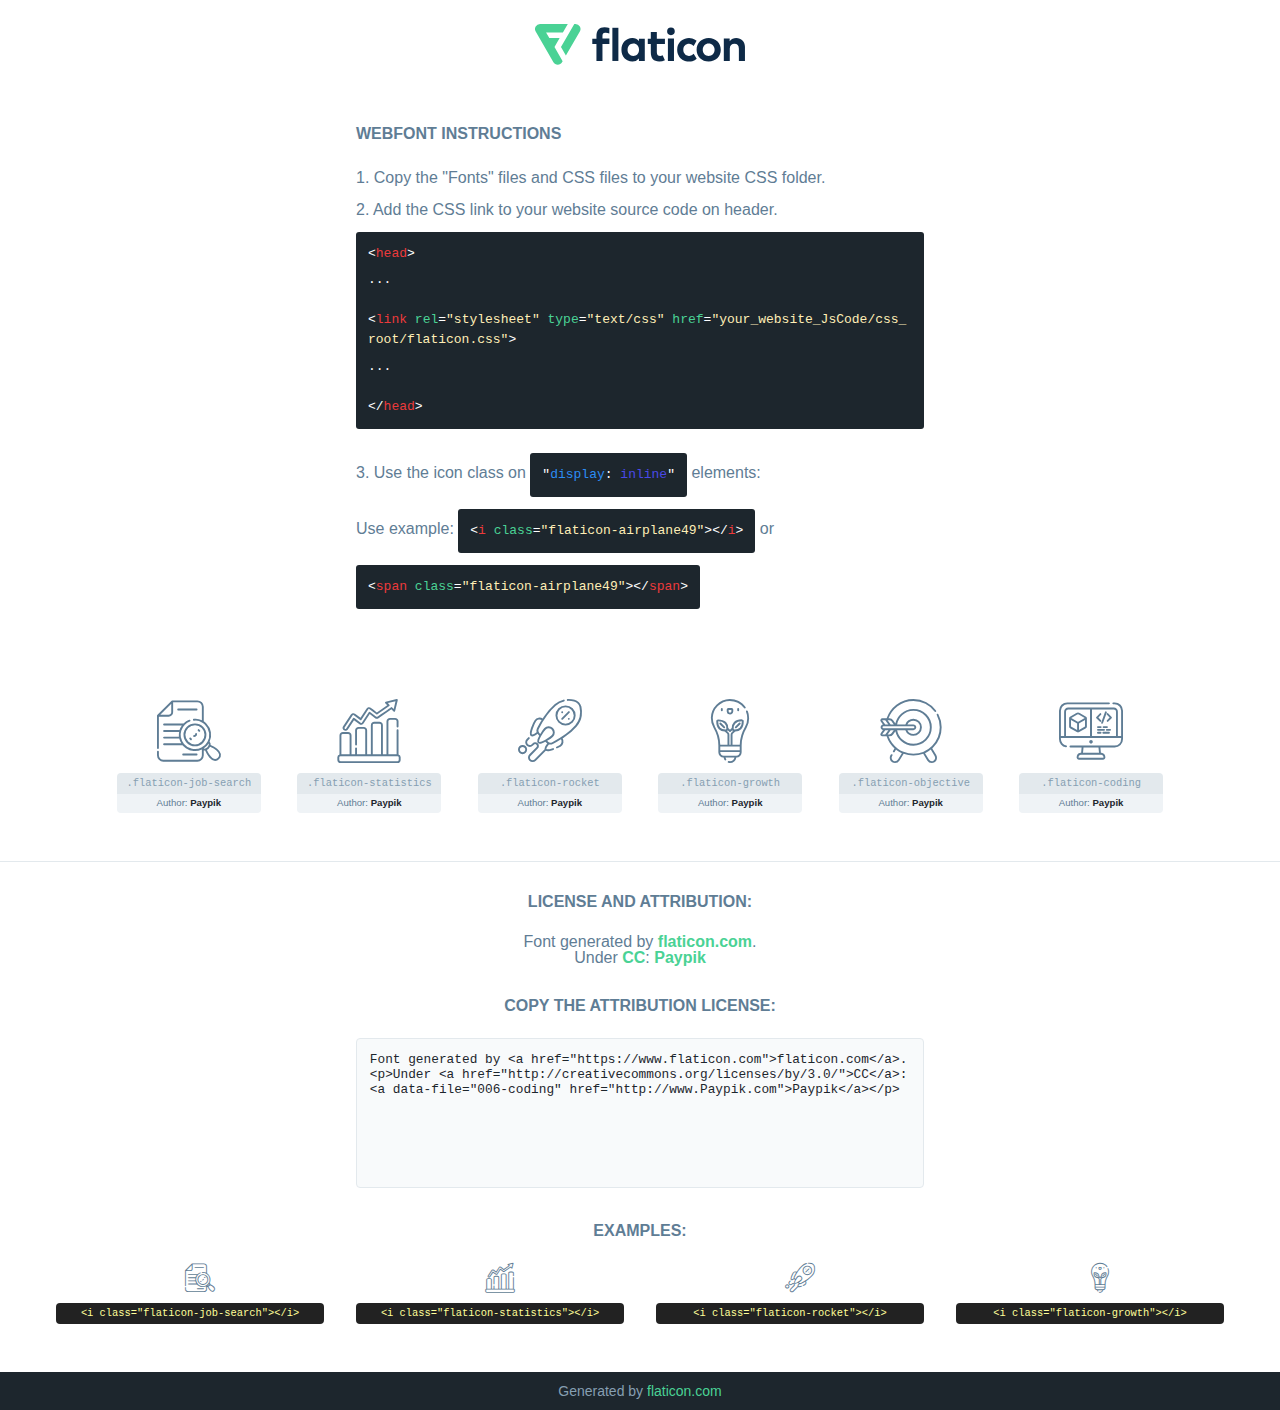
<file: fonts/flaticon/font/flaticon.html>
<!DOCTYPE html>
<!--
  Flaticon icon font: Flaticon
  Creation date: 19/01/2021 11:09
-->
<html>

<head>
    <title>Flaticon Webfont</title>
    <link rel="stylesheet" type="text/css" href="flaticon.css">
    <meta charset="UTF-8">
    <style>
    html, body, div, span, applet, object, iframe,
    h1, h2, h3, h4, h5, h6, p, blockquote, pre,
    a, abbr, acronym, address, big, cite, code,
    del, dfn, em, img, ins, kbd, q, s, samp,
    small, strike, strong, sub, sup, tt, var,
    b, u, i, center,
    dl, dt, dd, ol, ul, li,
    fieldset, form, label, legend,
    table, caption, tbody, tfoot, thead, tr, th, td,
    article, aside, canvas, details, embed,
    figure, figcaption, footer, header, hgroup,
    menu, nav, output, ruby, section, summary,
    time, mark, audio, video {
        margin: 0;
        padding: 0;
        border: 0;
        font-size: 100%;
        font: inherit;
        vertical-align: baseline;
    }
    /* HTML5 display-role reset for older browsers */
    article, aside, details, figcaption, figure,
    footer, header, hgroup, menu, nav, section {
        display: block;
    }
    body {
        line-height: 1;
    }
    ol, ul {
        list-style: none;
    }
    blockquote, q {
        quotes: none;
    }
    blockquote:before, blockquote:after,
    q:before, q:after {
        content: '';
        content: none;
    }
    table {
        border-collapse: collapse;
        border-spacing: 0;
    }
    body {
        font-family: Helvetica, Arial, sans-serif;
        font-size: 16px;
        color: #5f7d95;
    }
    a {
        color: #4AD295;
        font-weight: bold;
        text-decoration: none;
    }
    * {
        -moz-box-sizing: border-box;
        -webkit-box-sizing: border-box;
        box-sizing: border-box;
        margin: 0;
        padding: 0;
    }
    [class^="flaticon-"]:before, [class*=" flaticon-"]:before, [class^="flaticon-"]:after, [class*=" flaticon-"]:after {
        font-family: Flaticon;
        font-size: 30px;
        font-style: normal;
        margin-left: 20px;
        color: #333;
    }
    .wrapper {
        max-width: 600px;
        margin: auto;
        padding: 0 1em;
    }
    .title {
        margin-bottom: 24px;
        text-transform: uppercase;
        font-weight: bold;
    }
    header {
        text-align: center;
        padding: 24px;
    }
    header .logo {
        width: 210px;
        height: auto;
        border: none;
        display: inline-block;
    }
    header strong {
        font-size: 28px;
        font-weight: 500;
        vertical-align: middle;
    }
    .demo {
        margin: 2em auto;
        line-height: 1.25em;
    }
    .demo ul li {
        margin-bottom: 12px;
    }
    .demo ul li code {
        background-color: #1D262D;
        border-radius: 3px;
        padding: 12px;
        display: inline-block;
        color: #fff;
        font-family: Consolas,Monaco,Lucida Console,Liberation Mono,DejaVu Sans Mono,Bitstream Vera Sans Mono,Courier New, monospace;
        font-weight: lighter;
        margin-top: 12px;
        font-size: 13px;
        word-break: break-all;
    }
    .demo ul li code .red {
        color: #EC3A3B;
    }
    .demo ul li code .green {
        color: #4AD295;
    }
    .demo ul li code .yellow {
        color: #FFEEB6;
    }
    .demo ul li code .blue {
        color: #2C8CF4;
    }
    .demo ul li code .purple {
        color: #4949E7;
    }
    .demo ul li code .dots {
        margin-top: 0.5em;
        display: block;
    }
    #glyphs {
        border-bottom: 1px solid #E3E9ED;
        padding: 2em 0;
        text-align: center;
    }
    .glyph {
        display: inline-block;
        width: 9em;
        margin: 1em;
        text-align: center;
        vertical-align: top;
        background: #FFF;
    }
    .glyph .glyph-icon {
        padding: 10px;
        display: block;
        font-family:"Flaticon";
        font-size: 64px;
        line-height: 1;
    }
    .glyph .glyph-icon:before {
        font-size: 64px;
        color: #5f7d95;
        margin-left: 0;
    }
    .class-name {
        font-size: 0.65em;
        background-color: #E3E9ED;
        color: #869FB2;
        border-radius: 4px 4px 0 0;
        padding: 0.5em;
        font-family: Consolas,Monaco,Lucida Console,Liberation Mono,DejaVu Sans Mono,Bitstream Vera Sans Mono,Courier New, monospace;
    }
    .author-name {
        font-size: 0.6em;
        background-color: #EFF3F6;
        border-top: 0;
        border-radius: 0 0 4px 4px;
        padding: 0.5em;
    }
    .author-name a {
        color: #1D262D;
    }
    .class-name:last-child {
        font-size: 10px;
        color:#888;
    }
    .class-name:last-child a {
        font-size: 10px;
        color:#555;
    }
    .glyph > input {
        display: block;
        width: 100px;
        margin: 5px auto;
        text-align: center;
        font-size: 12px;
        cursor: text;
    }
    .glyph > input.icon-input {
        font-family:"Flaticon";
        font-size: 16px;
        margin-bottom: 10px;
    }
    .attribution .title {
        margin-top: 2em;
    }
    .attribution textarea {
        background-color: #F8FAFB;
        color: #1D262D;
        padding: 1em;
        border: none;
        box-shadow: none;
        border: 1px solid #E3E9ED;
        border-radius: 4px;
        resize: none;
        width: 100%;
        height: 150px;
        font-size: 0.8em;
        font-family: Consolas,Monaco,Lucida Console,Liberation Mono,DejaVu Sans Mono,Bitstream Vera Sans Mono,Courier New, monospace;
        -webkit-appearance: none;
    }
    .attribution textarea:hover {
        border-color: #CFD9E0;
    }
    .attribution textarea:focus {
        border-color: #4AD295;
    }
    .iconsuse {
        margin: 2em auto;
        text-align: center;
        max-width: 1200px;
    }
    .iconsuse:after {
        content: '';
        display: table;
        clear: both;
    }
    .iconsuse .image {
        float: left;
        width: 25%;
        padding: 0 1em;
    }
    .iconsuse .image p {
        margin-bottom: 1em;
    }
    .iconsuse .image span {
        display: block;
        font-size: 0.65em;
        background-color: #222;
        color: #fff;
        border-radius: 4px;
        padding: 0.5em;
        color: #FFFF99;
        margin-top: 1em;
        font-family: Consolas,Monaco,Lucida Console,Liberation Mono,DejaVu Sans Mono,Bitstream Vera Sans Mono,Courier New, monospace;
    }
    .glyph-icon:before {
        color: #5f7d95;
    }
    #footer {
        text-align: center;
        background-color: #1D262D;
        color: #869FB2;
        padding: 12px;
        font-size: 14px;
    }
    #footer a {
        font-weight: normal;
    }
    @media (max-width: 960px) {
        .iconsuse .image {
            width: 50%;
        }
    }
    </style>
</head>

<body class="characters-off">

    <header>
        <a href="https://www.flaticon.com/" target="_blank" class="logo">
            <svg xmlns="http://www.w3.org/2000/svg" viewBox="0 0 394.3 76.5"><path d="M156.6,69.4H145.3V7.1h11.3Z" style="fill:#0e2a47"/><path d="M206.2,69.4h-11V64.8a15.4,15.4,0,0,1-12.6,5.7c-11.6,0-20.3-9.5-20.3-22.1s8.8-22.1,20.3-22.1a15.4,15.4,0,0,1,12.6,5.8V27.5h11Zm-32.4-21c0,6.4,4.2,11.6,10.8,11.6s10.8-4.9,10.8-11.6-4.4-11.6-10.8-11.6S173.9,42,173.9,48.4Z" style="fill:#0e2a47"/><path d="M262.5,13.7a7.2,7.2,0,0,1-14.4,0,7.2,7.2,0,1,1,14.4,0ZM261,69.4H249.6v-42H261Z" style="fill:#0e2a47"/><path id="_Trazado_" data-name="&lt;Trazado&gt;" d="M139.6,17.8a16.6,16.6,0,0,0-8-1.4c-3.2.4-4.9,2-4.9,5.9v5.1h13V37.5h-13v32H115.4v-32h-7.8v-10h7.8V22.2c0-9.9,5.2-16.3,15-16.3a23.4,23.4,0,0,1,9.3,1.8Z" style="fill:#0e2a47"/><path d="M235.1,60c-3.5,0-6.3-1.9-6.3-7.1V37.5H244v-10H228.8V15H217.5V27.5h-5.7v10h5.7V53.7c0,10.9,5.3,16.8,15.7,16.8A22.9,22.9,0,0,0,244,68l-4.3-9.1A12.3,12.3,0,0,1,235.1,60Z" style="fill:#0e2a47"/><path d="M348.9,48.4c0,12.6-9.7,22.1-22.7,22.1s-22.7-9.4-22.7-22.1,9.6-22.1,22.7-22.1S348.9,35.8,348.9,48.4Zm-33.9,0c0,6.8,4.8,11.6,11.1,11.6s11.2-4.8,11.2-11.6-4.8-11.6-11.2-11.6S315.1,41.6,315.1,48.4Z" style="fill:#0e2a47"/><path d="M394.3,42.7V69.4H382.9V46.3c0-6.1-3-9.4-8.2-9.4s-8.9,3.2-8.9,9.5v23H354.6v-42h11v4.9c3-4.5,7.6-6.1,12.3-6.1C387.5,26.3,394.3,33,394.3,42.7Z" style="fill:#0e2a47"/><path d="M298,55.7h0a12.4,12.4,0,0,1-8.2,4.2h-.9l-1.8-.2a10,10,0,0,1-7.4-5.6,13.2,13.2,0,0,1-1.2-5.8,13,13,0,0,1,1.3-5.9,10.1,10.1,0,0,1,7.5-5.5h2.4a11.7,11.7,0,0,1,8.3,4.2l5.5-9.6a19.9,19.9,0,0,0-8.1-4.3,23.4,23.4,0,0,0-6.1-.8,25.2,25.2,0,0,0-7.5,1.1,20.9,20.9,0,0,0-8,4.6,21.9,21.9,0,0,0-6.8,16.4,21.9,21.9,0,0,0,6.7,16.3,20.9,20.9,0,0,0,8,4.6,25.2,25.2,0,0,0,7.7,1.2,23.6,23.6,0,0,0,6.2-.8,20,20,0,0,0,8.1-4.4Z" style="fill:#0e2a47"/><path d="M46.3,26.5H26.9L20.8,16H52.4L61.6,0H9.4A9.3,9.3,0,0,0,1.3,4.7a9.3,9.3,0,0,0,0,9.4L34.6,71.8a9.4,9.4,0,0,0,16.2,0l1.1-1.9L36.6,43.3Z" style="fill:#4ad295"/><path d="M84.2,4.7A9.3,9.3,0,0,0,76.1,0H73.8l-25,43.3,9.2,16L84.2,14A9.3,9.3,0,0,0,84.2,4.7Z" style="fill:#4ad295"/></svg>
        </a>
    </header>

    <section class="demo wrapper">

        <p class="title">Webfont Instructions</p>

        <ul>
            <li>
                <span class="num">1. </span>Copy the "Fonts" files and CSS files to your website CSS folder.
            </li>
            <li>
                <span class="num">2. </span>Add the CSS link to your website source code on header.
                <code class="big">
                    &lt;<span class="red">head</span>&gt;
                    <br/><span class="dots">...</span>
                    <br/>&lt;<span class="red">link</span> <span class="green">rel</span>=<span class="yellow">"stylesheet"</span> <span class="green">type</span>=<span class="yellow">"text/css"</span> <span class="green">href</span>=<span class="yellow">"your_website_JsCode/css_root/flaticon.css"</span>&gt;
                    <br/><span class="dots">...</span>
                    <br/>&lt;/<span class="red">head</span>&gt;
                </code>
            </li>

            <li>
                <p>
                    <span class="num">3. </span>Use the icon class on <code>"<span class="blue">display</span>:<span class="purple"> inline</span>"</code> elements:
                    <br />
                    Use example: <code>&lt;<span class="red">i</span> <span class="green">class</span>=<span class="yellow">&quot;flaticon-airplane49&quot;</span>&gt;&lt;/<span class="red">i</span>&gt;</code> or <code>&lt;<span class="red">span</span> <span class="green">class</span>=<span class="yellow">&quot;flaticon-airplane49&quot;</span>&gt;&lt;/<span class="red">span</span>&gt;</code>
            </li>
        </ul>

    </section>




   <section id="glyphs">          
    
      
        <div class="glyph"><div class="glyph-icon flaticon-job-search"></div>
            <div class="class-name">.flaticon-job-search</div>
            <div class="author-name">Author: <a data-file="001-job-search" href="http://www.Paypik.com">Paypik</a> </div> 
        </div>        
        
        <div class="glyph"><div class="glyph-icon flaticon-statistics"></div>
            <div class="class-name">.flaticon-statistics</div>
            <div class="author-name">Author: <a data-file="002-statistics" href="http://www.Paypik.com">Paypik</a> </div> 
        </div>        
        
        <div class="glyph"><div class="glyph-icon flaticon-rocket"></div>
            <div class="class-name">.flaticon-rocket</div>
            <div class="author-name">Author: <a data-file="003-rocket" href="http://www.Paypik.com">Paypik</a> </div> 
        </div>        
        
        <div class="glyph"><div class="glyph-icon flaticon-growth"></div>
            <div class="class-name">.flaticon-growth</div>
            <div class="author-name">Author: <a data-file="004-growth" href="http://www.Paypik.com">Paypik</a> </div> 
        </div>        
        
        <div class="glyph"><div class="glyph-icon flaticon-objective"></div>
            <div class="class-name">.flaticon-objective</div>
            <div class="author-name">Author: <a data-file="005-objective" href="http://www.Paypik.com">Paypik</a> </div> 
        </div>        
        
        <div class="glyph"><div class="glyph-icon flaticon-coding"></div>
            <div class="class-name">.flaticon-coding</div>
            <div class="author-name">Author: <a data-file="006-coding" href="http://www.Paypik.com">Paypik</a> </div> 
        </div>        
        

    </section>



    <section class="attribution wrapper"   style="text-align:center;">

      <div class="title">License and attribution:</div><div class="attrDiv">Font generated by <a href="https://www.flaticon.com">flaticon.com</a>. <div><p>Under <a href="http://creativecommons.org/licenses/by/3.0/">CC</a>: <a data-file="006-coding" href="http://www.Paypik.com">Paypik</a></p>  </div>
      </div>
      <div class="title">Copy the Attribution License:</div>

    <textarea onclick="this.focus();this.select();">Font generated by &lt;a href=&quot;https://www.flaticon.com&quot;&gt;flaticon.com&lt;/a&gt;. <p>Under <a href="http://creativecommons.org/licenses/by/3.0/">CC</a>: <a data-file="006-coding" href="http://www.Paypik.com">Paypik</a></p>  
     </textarea>

    </section>

    <section class="iconsuse">

          <div class="title">Examples:</div>            
             
            <div class="image">
                <p>
                    <i class="glyph-icon flaticon-job-search"></i> 
                    <span>&lt;i class=&quot;flaticon-job-search&quot;&gt;&lt;/i&gt;</span>
                </p>
            </div>
            
            <div class="image">
                <p>
                    <i class="glyph-icon flaticon-statistics"></i> 
                    <span>&lt;i class=&quot;flaticon-statistics&quot;&gt;&lt;/i&gt;</span>
                </p>
            </div>
            
            <div class="image">
                <p>
                    <i class="glyph-icon flaticon-rocket"></i> 
                    <span>&lt;i class=&quot;flaticon-rocket&quot;&gt;&lt;/i&gt;</span>
                </p>
            </div>
            
            <div class="image">
                <p>
                    <i class="glyph-icon flaticon-growth"></i> 
                    <span>&lt;i class=&quot;flaticon-growth&quot;&gt;&lt;/i&gt;</span>
                </p>
            </div>
                       
        </div>
                            
    </section>

<div id="footer">
    <div>Generated by <a href="https://www.flaticon.com">flaticon.com</a>
    </div>
</div>



</body>
</html>
</file>
<file: fonts/icomoon/style.css>
@font-face {
  font-family: 'icomoon';
  src: url('fonts/icomoon.eot?10si43');
  src: url('fonts/icomoon.eot?10si43#iefix') format('embedded-opentype'),
    url('fonts/icomoon.ttf?10si43') format('truetype'),
    url('fonts/icomoon.woff?10si43') format('woff'),
    url('fonts/icomoon.svg?10si43#icomoon') format('svg');
  font-weight: normal;
  font-style: normal;
}

[class^="icon-"],
[class*=" icon-"] {
  /* use !important to prevent issues with browser extensions that change fonts */
  font-family: 'icomoon' !important;
  speak: none;
  font-style: normal;
  font-weight: normal;
  font-variant: normal;
  text-transform: none;
  line-height: 1;

  /* Better Font Rendering =========== */
  -webkit-font-smoothing: antialiased;
  -moz-osx-font-smoothing: grayscale;
}

.icon-asterisk:before {
  content: "\f069";
}

.icon-plus:before {
  content: "\f067";
}

.icon-question:before {
  content: "\f128";
}

.icon-minus:before {
  content: "\f068";
}

.icon-glass:before {
  content: "\f000";
}

.icon-music:before {
  content: "\f001";
}

.icon-search:before {
  content: "\f002";
}

.icon-envelope-o:before {
  content: "\f003";
}

.icon-heart:before {
  content: "\f004";
}

.icon-star:before {
  content: "\f005";
}

.icon-star-o:before {
  content: "\f006";
}

.icon-user:before {
  content: "\f007";
}

.icon-film:before {
  content: "\f008";
}

.icon-th-large:before {
  content: "\f009";
}

.icon-th:before {
  content: "\f00a";
}

.icon-th-list:before {
  content: "\f00b";
}

.icon-check:before {
  content: "\f00c";
}

.icon-close:before {
  content: "\f00d";
}

.icon-remove:before {
  content: "\f00d";
}

.icon-times:before {
  content: "\f00d";
}

.icon-search-plus:before {
  content: "\f00e";
}

.icon-search-minus:before {
  content: "\f010";
}

.icon-power-off:before {
  content: "\f011";
}

.icon-signal:before {
  content: "\f012";
}

.icon-cog:before {
  content: "\f013";
}

.icon-gear:before {
  content: "\f013";
}

.icon-trash-o:before {
  content: "\f014";
}

.icon-home:before {
  content: "\f015";
}

.icon-file-o:before {
  content: "\f016";
}

.icon-clock-o:before {
  content: "\f017";
}

.icon-road:before {
  content: "\f018";
}

.icon-download:before {
  content: "\f019";
}

.icon-arrow-circle-o-down:before {
  content: "\f01a";
}

.icon-arrow-circle-o-up:before {
  content: "\f01b";
}

.icon-inbox:before {
  content: "\f01c";
}

.icon-play-circle-o:before {
  content: "\f01d";
}

.icon-repeat:before {
  content: "\f01e";
}

.icon-rotate-right:before {
  content: "\f01e";
}

.icon-refresh:before {
  content: "\f021";
}

.icon-list-alt:before {
  content: "\f022";
}

.icon-lock:before {
  content: "\f023";
}

.icon-flag:before {
  content: "\f024";
}

.icon-headphones:before {
  content: "\f025";
}

.icon-volume-off:before {
  content: "\f026";
}

.icon-volume-down:before {
  content: "\f027";
}

.icon-volume-up:before {
  content: "\f028";
}

.icon-qrcode:before {
  content: "\f029";
}

.icon-barcode:before {
  content: "\f02a";
}

.icon-tag:before {
  content: "\f02b";
}

.icon-tags:before {
  content: "\f02c";
}

.icon-book:before {
  content: "\f02d";
}

.icon-bookmark:before {
  content: "\f02e";
}

.icon-print:before {
  content: "\f02f";
}

.icon-camera:before {
  content: "\f030";
}

.icon-font:before {
  content: "\f031";
}

.icon-bold:before {
  content: "\f032";
}

.icon-italic:before {
  content: "\f033";
}

.icon-text-height:before {
  content: "\f034";
}

.icon-text-width:before {
  content: "\f035";
}

.icon-align-left:before {
  content: "\f036";
}

.icon-align-center:before {
  content: "\f037";
}

.icon-align-right:before {
  content: "\f038";
}

.icon-align-justify:before {
  content: "\f039";
}

.icon-list:before {
  content: "\f03a";
}

.icon-dedent:before {
  content: "\f03b";
}

.icon-outdent:before {
  content: "\f03b";
}

.icon-indent:before {
  content: "\f03c";
}

.icon-video-camera:before {
  content: "\f03d";
}

.icon-image:before {
  content: "\f03e";
}

.icon-photo:before {
  content: "\f03e";
}

.icon-picture-o:before {
  content: "\f03e";
}

.icon-pencil:before {
  content: "\f040";
}

.icon-map-marker:before {
  content: "\f041";
}

.icon-adjust:before {
  content: "\f042";
}

.icon-tint:before {
  content: "\f043";
}

.icon-edit:before {
  content: "\f044";
}

.icon-pencil-square-o:before {
  content: "\f044";
}

.icon-share-square-o:before {
  content: "\f045";
}

.icon-check-square-o:before {
  content: "\f046";
}

.icon-arrows:before {
  content: "\f047";
}

.icon-step-backward:before {
  content: "\f048";
}

.icon-fast-backward:before {
  content: "\f049";
}

.icon-backward:before {
  content: "\f04a";
}

.icon-play:before {
  content: "\f04b";
}

.icon-pause:before {
  content: "\f04c";
}

.icon-stop:before {
  content: "\f04d";
}

.icon-forward:before {
  content: "\f04e";
}

.icon-fast-forward:before {
  content: "\f050";
}

.icon-step-forward:before {
  content: "\f051";
}

.icon-eject:before {
  content: "\f052";
}

.icon-chevron-left:before {
  content: "\f053";
}

.icon-chevron-right:before {
  content: "\f054";
}

.icon-plus-circle:before {
  content: "\f055";
}

.icon-minus-circle:before {
  content: "\f056";
}

.icon-times-circle:before {
  content: "\f057";
}

.icon-check-circle:before {
  content: "\f058";
}

.icon-question-circle:before {
  content: "\f059";
}

.icon-info-circle:before {
  content: "\f05a";
}

.icon-crosshairs:before {
  content: "\f05b";
}

.icon-times-circle-o:before {
  content: "\f05c";
}

.icon-check-circle-o:before {
  content: "\f05d";
}

.icon-ban:before {
  content: "\f05e";
}

.icon-arrow-left:before {
  content: "\f060";
}

.icon-arrow-right:before {
  content: "\f061";
}

.icon-arrow-up:before {
  content: "\f062";
}

.icon-arrow-down:before {
  content: "\f063";
}

.icon-mail-forward:before {
  content: "\f064";
}

.icon-share:before {
  content: "\f064";
}

.icon-expand:before {
  content: "\f065";
}

.icon-compress:before {
  content: "\f066";
}

.icon-exclamation-circle:before {
  content: "\f06a";
}

.icon-gift:before {
  content: "\f06b";
}

.icon-leaf:before {
  content: "\f06c";
}

.icon-fire:before {
  content: "\f06d";
}

.icon-eye:before {
  content: "\f06e";
}

.icon-eye-slash:before {
  content: "\f070";
}

.icon-exclamation-triangle:before {
  content: "\f071";
}

.icon-warning:before {
  content: "\f071";
}

.icon-plane:before {
  content: "\f072";
}

.icon-calendar:before {
  content: "\f073";
}

.icon-random:before {
  content: "\f074";
}

.icon-comment:before {
  content: "\f075";
}

.icon-magnet:before {
  content: "\f076";
}

.icon-chevron-up:before {
  content: "\f077";
}

.icon-chevron-down:before {
  content: "\f078";
}

.icon-retweet:before {
  content: "\f079";
}

.icon-shopping-cart:before {
  content: "\f07a";
}

.icon-folder:before {
  content: "\f07b";
}

.icon-folder-open:before {
  content: "\f07c";
}

.icon-arrows-v:before {
  content: "\f07d";
}

.icon-arrows-h:before {
  content: "\f07e";
}

.icon-bar-chart:before {
  content: "\f080";
}

.icon-bar-chart-o:before {
  content: "\f080";
}

.icon-twitter-square:before {
  content: "\f081";
}

.icon-facebook-square:before {
  content: "\f082";
}

.icon-camera-retro:before {
  content: "\f083";
}

.icon-key:before {
  content: "\f084";
}

.icon-cogs:before {
  content: "\f085";
}

.icon-gears:before {
  content: "\f085";
}

.icon-comments:before {
  content: "\f086";
}

.icon-thumbs-o-up:before {
  content: "\f087";
}

.icon-thumbs-o-down:before {
  content: "\f088";
}

.icon-star-half:before {
  content: "\f089";
}

.icon-heart-o:before {
  content: "\f08a";
}

.icon-sign-out:before {
  content: "\f08b";
}

.icon-linkedin-square:before {
  content: "\f08c";
}

.icon-thumb-tack:before {
  content: "\f08d";
}

.icon-external-link:before {
  content: "\f08e";
}

.icon-sign-in:before {
  content: "\f090";
}

.icon-trophy:before {
  content: "\f091";
}

.icon-github-square:before {
  content: "\f092";
}

.icon-upload:before {
  content: "\f093";
}

.icon-lemon-o:before {
  content: "\f094";
}

.icon-phone:before {
  content: "\f095";
}

.icon-square-o:before {
  content: "\f096";
}

.icon-bookmark-o:before {
  content: "\f097";
}

.icon-phone-square:before {
  content: "\f098";
}

.icon-twitter:before {
  content: "\f099";
}

.icon-facebook:before {
  content: "\f09a";
}

.icon-facebook-f:before {
  content: "\f09a";
}

.icon-github:before {
  content: "\f09b";
}

.icon-unlock:before {
  content: "\f09c";
}

.icon-credit-card:before {
  content: "\f09d";
}

.icon-feed:before {
  content: "\f09e";
}

.icon-rss:before {
  content: "\f09e";
}

.icon-hdd-o:before {
  content: "\f0a0";
}

.icon-bullhorn:before {
  content: "\f0a1";
}

.icon-bell-o:before {
  content: "\f0a2";
}

.icon-certificate:before {
  content: "\f0a3";
}

.icon-hand-o-right:before {
  content: "\f0a4";
}

.icon-hand-o-left:before {
  content: "\f0a5";
}

.icon-hand-o-up:before {
  content: "\f0a6";
}

.icon-hand-o-down:before {
  content: "\f0a7";
}

.icon-arrow-circle-left:before {
  content: "\f0a8";
}

.icon-arrow-circle-right:before {
  content: "\f0a9";
}

.icon-arrow-circle-up:before {
  content: "\f0aa";
}

.icon-arrow-circle-down:before {
  content: "\f0ab";
}

.icon-globe:before {
  content: "\f0ac";
}

.icon-wrench:before {
  content: "\f0ad";
}

.icon-tasks:before {
  content: "\f0ae";
}

.icon-filter:before {
  content: "\f0b0";
}

.icon-briefcase:before {
  content: "\f0b1";
}

.icon-arrows-alt:before {
  content: "\f0b2";
}

.icon-group:before {
  content: "\f0c0";
}

.icon-users:before {
  content: "\f0c0";
}

.icon-chain:before {
  content: "\f0c1";
}

.icon-link:before {
  content: "\f0c1";
}

.icon-cloud:before {
  content: "\f0c2";
}

.icon-flask:before {
  content: "\f0c3";
}

.icon-cut:before {
  content: "\f0c4";
}

.icon-scissors:before {
  content: "\f0c4";
}

.icon-copy:before {
  content: "\f0c5";
}

.icon-files-o:before {
  content: "\f0c5";
}

.icon-paperclip:before {
  content: "\f0c6";
}

.icon-floppy-o:before {
  content: "\f0c7";
}

.icon-save:before {
  content: "\f0c7";
}

.icon-square:before {
  content: "\f0c8";
}

.icon-bars:before {
  content: "\f0c9";
}

.icon-navicon:before {
  content: "\f0c9";
}

.icon-reorder:before {
  content: "\f0c9";
}

.icon-list-ul:before {
  content: "\f0ca";
}

.icon-list-ol:before {
  content: "\f0cb";
}

.icon-strikethrough:before {
  content: "\f0cc";
}

.icon-underline:before {
  content: "\f0cd";
}

.icon-table:before {
  content: "\f0ce";
}

.icon-magic:before {
  content: "\f0d0";
}

.icon-truck:before {
  content: "\f0d1";
}

.icon-pinterest:before {
  content: "\f0d2";
}

.icon-pinterest-square:before {
  content: "\f0d3";
}

.icon-google-plus-square:before {
  content: "\f0d4";
}

.icon-google-plus:before {
  content: "\f0d5";
}

.icon-money:before {
  content: "\f0d6";
}

.icon-caret-down:before {
  content: "\f0d7";
}

.icon-caret-up:before {
  content: "\f0d8";
}

.icon-caret-left:before {
  content: "\f0d9";
}

.icon-caret-right:before {
  content: "\f0da";
}

.icon-columns:before {
  content: "\f0db";
}

.icon-sort:before {
  content: "\f0dc";
}

.icon-unsorted:before {
  content: "\f0dc";
}

.icon-sort-desc:before {
  content: "\f0dd";
}

.icon-sort-down:before {
  content: "\f0dd";
}

.icon-sort-asc:before {
  content: "\f0de";
}

.icon-sort-up:before {
  content: "\f0de";
}

.icon-envelope:before {
  content: "\f0e0";
}

.icon-linkedin:before {
  content: "\f0e1";
}

.icon-rotate-left:before {
  content: "\f0e2";
}

.icon-undo:before {
  content: "\f0e2";
}

.icon-gavel:before {
  content: "\f0e3";
}

.icon-legal:before {
  content: "\f0e3";
}

.icon-dashboard:before {
  content: "\f0e4";
}

.icon-tachometer:before {
  content: "\f0e4";
}

.icon-comment-o:before {
  content: "\f0e5";
}

.icon-comments-o:before {
  content: "\f0e6";
}

.icon-bolt:before {
  content: "\f0e7";
}

.icon-flash:before {
  content: "\f0e7";
}

.icon-sitemap:before {
  content: "\f0e8";
}

.icon-umbrella:before {
  content: "\f0e9";
}

.icon-clipboard:before {
  content: "\f0ea";
}

.icon-paste:before {
  content: "\f0ea";
}

.icon-lightbulb-o:before {
  content: "\f0eb";
}

.icon-exchange:before {
  content: "\f0ec";
}

.icon-cloud-download:before {
  content: "\f0ed";
}

.icon-cloud-upload:before {
  content: "\f0ee";
}

.icon-user-md:before {
  content: "\f0f0";
}

.icon-stethoscope:before {
  content: "\f0f1";
}

.icon-suitcase:before {
  content: "\f0f2";
}

.icon-bell:before {
  content: "\f0f3";
}

.icon-coffee:before {
  content: "\f0f4";
}

.icon-cutlery:before {
  content: "\f0f5";
}

.icon-file-text-o:before {
  content: "\f0f6";
}

.icon-building-o:before {
  content: "\f0f7";
}

.icon-hospital-o:before {
  content: "\f0f8";
}

.icon-ambulance:before {
  content: "\f0f9";
}

.icon-medkit:before {
  content: "\f0fa";
}

.icon-fighter-jet:before {
  content: "\f0fb";
}

.icon-beer:before {
  content: "\f0fc";
}

.icon-h-square:before {
  content: "\f0fd";
}

.icon-plus-square:before {
  content: "\f0fe";
}

.icon-angle-double-left:before {
  content: "\f100";
}

.icon-angle-double-right:before {
  content: "\f101";
}

.icon-angle-double-up:before {
  content: "\f102";
}

.icon-angle-double-down:before {
  content: "\f103";
}

.icon-angle-left:before {
  content: "\f104";
}

.icon-angle-right:before {
  content: "\f105";
}

.icon-angle-up:before {
  content: "\f106";
}

.icon-angle-down:before {
  content: "\f107";
}

.icon-desktop:before {
  content: "\f108";
}

.icon-laptop:before {
  content: "\f109";
}

.icon-tablet:before {
  content: "\f10a";
}

.icon-mobile:before {
  content: "\f10b";
}

.icon-mobile-phone:before {
  content: "\f10b";
}

.icon-circle-o:before {
  content: "\f10c";
}

.icon-quote-left:before {
  content: "\f10d";
}

.icon-quote-right:before {
  content: "\f10e";
}

.icon-spinner:before {
  content: "\f110";
}

.icon-circle:before {
  content: "\f111";
}

.icon-mail-reply:before {
  content: "\f112";
}

.icon-reply:before {
  content: "\f112";
}

.icon-github-alt:before {
  content: "\f113";
}

.icon-folder-o:before {
  content: "\f114";
}

.icon-folder-open-o:before {
  content: "\f115";
}

.icon-smile-o:before {
  content: "\f118";
}

.icon-frown-o:before {
  content: "\f119";
}

.icon-meh-o:before {
  content: "\f11a";
}

.icon-gamepad:before {
  content: "\f11b";
}

.icon-keyboard-o:before {
  content: "\f11c";
}

.icon-flag-o:before {
  content: "\f11d";
}

.icon-flag-checkered:before {
  content: "\f11e";
}

.icon-terminal:before {
  content: "\f120";
}

.icon-code:before {
  content: "\f121";
}

.icon-mail-reply-all:before {
  content: "\f122";
}

.icon-reply-all:before {
  content: "\f122";
}

.icon-star-half-empty:before {
  content: "\f123";
}

.icon-star-half-full:before {
  content: "\f123";
}

.icon-star-half-o:before {
  content: "\f123";
}

.icon-location-arrow:before {
  content: "\f124";
}

.icon-crop:before {
  content: "\f125";
}

.icon-code-fork:before {
  content: "\f126";
}

.icon-chain-broken:before {
  content: "\f127";
}

.icon-unlink:before {
  content: "\f127";
}

.icon-info:before {
  content: "\f129";
}

.icon-exclamation:before {
  content: "\f12a";
}

.icon-superscript:before {
  content: "\f12b";
}

.icon-subscript:before {
  content: "\f12c";
}

.icon-eraser:before {
  content: "\f12d";
}

.icon-puzzle-piece:before {
  content: "\f12e";
}

.icon-microphone:before {
  content: "\f130";
}

.icon-microphone-slash:before {
  content: "\f131";
}

.icon-shield:before {
  content: "\f132";
}

.icon-calendar-o:before {
  content: "\f133";
}

.icon-fire-extinguisher:before {
  content: "\f134";
}

.icon-rocket:before {
  content: "\f135";
}

.icon-maxcdn:before {
  content: "\f136";
}

.icon-chevron-circle-left:before {
  content: "\f137";
}

.icon-chevron-circle-right:before {
  content: "\f138";
}

.icon-chevron-circle-up:before {
  content: "\f139";
}

.icon-chevron-circle-down:before {
  content: "\f13a";
}

.icon-html5:before {
  content: "\f13b";
}

.icon-css3:before {
  content: "\f13c";
}

.icon-anchor:before {
  content: "\f13d";
}

.icon-unlock-alt:before {
  content: "\f13e";
}

.icon-bullseye:before {
  content: "\f140";
}

.icon-ellipsis-h:before {
  content: "\f141";
}

.icon-ellipsis-v:before {
  content: "\f142";
}

.icon-rss-square:before {
  content: "\f143";
}

.icon-play-circle:before {
  content: "\f144";
}

.icon-ticket:before {
  content: "\f145";
}

.icon-minus-square:before {
  content: "\f146";
}

.icon-minus-square-o:before {
  content: "\f147";
}

.icon-level-up:before {
  content: "\f148";
}

.icon-level-down:before {
  content: "\f149";
}

.icon-check-square:before {
  content: "\f14a";
}

.icon-pencil-square:before {
  content: "\f14b";
}

.icon-external-link-square:before {
  content: "\f14c";
}

.icon-share-square:before {
  content: "\f14d";
}

.icon-compass:before {
  content: "\f14e";
}

.icon-caret-square-o-down:before {
  content: "\f150";
}

.icon-toggle-down:before {
  content: "\f150";
}

.icon-caret-square-o-up:before {
  content: "\f151";
}

.icon-toggle-up:before {
  content: "\f151";
}

.icon-caret-square-o-right:before {
  content: "\f152";
}

.icon-toggle-right:before {
  content: "\f152";
}

.icon-eur:before {
  content: "\f153";
}

.icon-euro:before {
  content: "\f153";
}

.icon-gbp:before {
  content: "\f154";
}

.icon-dollar:before {
  content: "\f155";
}

.icon-usd:before {
  content: "\f155";
}

.icon-inr:before {
  content: "\f156";
}

.icon-rupee:before {
  content: "\f156";
}

.icon-cny:before {
  content: "\f157";
}

.icon-jpy:before {
  content: "\f157";
}

.icon-rmb:before {
  content: "\f157";
}

.icon-yen:before {
  content: "\f157";
}

.icon-rouble:before {
  content: "\f158";
}

.icon-rub:before {
  content: "\f158";
}

.icon-ruble:before {
  content: "\f158";
}

.icon-krw:before {
  content: "\f159";
}

.icon-won:before {
  content: "\f159";
}

.icon-bitcoin:before {
  content: "\f15a";
}

.icon-btc:before {
  content: "\f15a";
}

.icon-file:before {
  content: "\f15b";
}

.icon-file-text:before {
  content: "\f15c";
}

.icon-sort-alpha-asc:before {
  content: "\f15d";
}

.icon-sort-alpha-desc:before {
  content: "\f15e";
}

.icon-sort-amount-asc:before {
  content: "\f160";
}

.icon-sort-amount-desc:before {
  content: "\f161";
}

.icon-sort-numeric-asc:before {
  content: "\f162";
}

.icon-sort-numeric-desc:before {
  content: "\f163";
}

.icon-thumbs-up:before {
  content: "\f164";
}

.icon-thumbs-down:before {
  content: "\f165";
}

.icon-youtube-square:before {
  content: "\f166";
}

.icon-youtube:before {
  content: "\f167";
}

.icon-xing:before {
  content: "\f168";
}

.icon-xing-square:before {
  content: "\f169";
}

.icon-youtube-play:before {
  content: "\f16a";
}

.icon-dropbox:before {
  content: "\f16b";
}

.icon-stack-overflow:before {
  content: "\f16c";
}

.icon-instagram:before {
  content: "\f16d";
}

.icon-flickr:before {
  content: "\f16e";
}

.icon-adn:before {
  content: "\f170";
}

.icon-bitbucket:before {
  content: "\f171";
}

.icon-bitbucket-square:before {
  content: "\f172";
}

.icon-tumblr:before {
  content: "\f173";
}

.icon-tumblr-square:before {
  content: "\f174";
}

.icon-long-arrow-down:before {
  content: "\f175";
}

.icon-long-arrow-up:before {
  content: "\f176";
}

.icon-long-arrow-left:before {
  content: "\f177";
}

.icon-long-arrow-right:before {
  content: "\f178";
}

.icon-apple:before {
  content: "\f179";
}

.icon-windows:before {
  content: "\f17a";
}

.icon-android:before {
  content: "\f17b";
}

.icon-linux:before {
  content: "\f17c";
}

.icon-dribbble:before {
  content: "\f17d";
}

.icon-skype:before {
  content: "\f17e";
}

.icon-foursquare:before {
  content: "\f180";
}

.icon-trello:before {
  content: "\f181";
}

.icon-female:before {
  content: "\f182";
}

.icon-male:before {
  content: "\f183";
}

.icon-gittip:before {
  content: "\f184";
}

.icon-gratipay:before {
  content: "\f184";
}

.icon-sun-o:before {
  content: "\f185";
}

.icon-moon-o:before {
  content: "\f186";
}

.icon-archive:before {
  content: "\f187";
}

.icon-bug:before {
  content: "\f188";
}

.icon-vk:before {
  content: "\f189";
}

.icon-weibo:before {
  content: "\f18a";
}

.icon-renren:before {
  content: "\f18b";
}

.icon-pagelines:before {
  content: "\f18c";
}

.icon-stack-exchange:before {
  content: "\f18d";
}

.icon-arrow-circle-o-right:before {
  content: "\f18e";
}

.icon-arrow-circle-o-left:before {
  content: "\f190";
}

.icon-caret-square-o-left:before {
  content: "\f191";
}

.icon-toggle-left:before {
  content: "\f191";
}

.icon-dot-circle-o:before {
  content: "\f192";
}

.icon-wheelchair:before {
  content: "\f193";
}

.icon-vimeo-square:before {
  content: "\f194";
}

.icon-try:before {
  content: "\f195";
}

.icon-turkish-lira:before {
  content: "\f195";
}

.icon-plus-square-o:before {
  content: "\f196";
}

.icon-space-shuttle:before {
  content: "\f197";
}

.icon-slack:before {
  content: "\f198";
}

.icon-envelope-square:before {
  content: "\f199";
}

.icon-wordpress:before {
  content: "\f19a";
}

.icon-openid:before {
  content: "\f19b";
}

.icon-bank:before {
  content: "\f19c";
}

.icon-institution:before {
  content: "\f19c";
}

.icon-university:before {
  content: "\f19c";
}

.icon-graduation-cap:before {
  content: "\f19d";
}

.icon-mortar-board:before {
  content: "\f19d";
}

.icon-yahoo:before {
  content: "\f19e";
}

.icon-google:before {
  content: "\f1a0";
}

.icon-reddit:before {
  content: "\f1a1";
}

.icon-reddit-square:before {
  content: "\f1a2";
}

.icon-stumbleupon-circle:before {
  content: "\f1a3";
}

.icon-stumbleupon:before {
  content: "\f1a4";
}

.icon-delicious:before {
  content: "\f1a5";
}

.icon-digg:before {
  content: "\f1a6";
}

.icon-pied-piper-pp:before {
  content: "\f1a7";
}

.icon-pied-piper-alt:before {
  content: "\f1a8";
}

.icon-drupal:before {
  content: "\f1a9";
}

.icon-joomla:before {
  content: "\f1aa";
}

.icon-language:before {
  content: "\f1ab";
}

.icon-fax:before {
  content: "\f1ac";
}

.icon-building:before {
  content: "\f1ad";
}

.icon-child:before {
  content: "\f1ae";
}

.icon-paw:before {
  content: "\f1b0";
}

.icon-spoon:before {
  content: "\f1b1";
}

.icon-cube:before {
  content: "\f1b2";
}

.icon-cubes:before {
  content: "\f1b3";
}

.icon-behance:before {
  content: "\f1b4";
}

.icon-behance-square:before {
  content: "\f1b5";
}

.icon-steam:before {
  content: "\f1b6";
}

.icon-steam-square:before {
  content: "\f1b7";
}

.icon-recycle:before {
  content: "\f1b8";
}

.icon-automobile:before {
  content: "\f1b9";
}

.icon-car:before {
  content: "\f1b9";
}

.icon-cab:before {
  content: "\f1ba";
}

.icon-taxi:before {
  content: "\f1ba";
}

.icon-tree:before {
  content: "\f1bb";
}

.icon-spotify:before {
  content: "\f1bc";
}

.icon-deviantart:before {
  content: "\f1bd";
}

.icon-soundcloud:before {
  content: "\f1be";
}

.icon-database:before {
  content: "\f1c0";
}

.icon-file-pdf-o:before {
  content: "\f1c1";
}

.icon-file-word-o:before {
  content: "\f1c2";
}

.icon-file-excel-o:before {
  content: "\f1c3";
}

.icon-file-powerpoint-o:before {
  content: "\f1c4";
}

.icon-file-image-o:before {
  content: "\f1c5";
}

.icon-file-photo-o:before {
  content: "\f1c5";
}

.icon-file-picture-o:before {
  content: "\f1c5";
}

.icon-file-archive-o:before {
  content: "\f1c6";
}

.icon-file-zip-o:before {
  content: "\f1c6";
}

.icon-file-audio-o:before {
  content: "\f1c7";
}

.icon-file-sound-o:before {
  content: "\f1c7";
}

.icon-file-movie-o:before {
  content: "\f1c8";
}

.icon-file-video-o:before {
  content: "\f1c8";
}

.icon-file-code-o:before {
  content: "\f1c9";
}

.icon-vine:before {
  content: "\f1ca";
}

.icon-codepen:before {
  content: "\f1cb";
}

.icon-jsfiddle:before {
  content: "\f1cc";
}

.icon-life-bouy:before {
  content: "\f1cd";
}

.icon-life-buoy:before {
  content: "\f1cd";
}

.icon-life-ring:before {
  content: "\f1cd";
}

.icon-life-saver:before {
  content: "\f1cd";
}

.icon-support:before {
  content: "\f1cd";
}

.icon-circle-o-notch:before {
  content: "\f1ce";
}

.icon-ra:before {
  content: "\f1d0";
}

.icon-rebel:before {
  content: "\f1d0";
}

.icon-resistance:before {
  content: "\f1d0";
}

.icon-empire:before {
  content: "\f1d1";
}

.icon-ge:before {
  content: "\f1d1";
}

.icon-git-square:before {
  content: "\f1d2";
}

.icon-git:before {
  content: "\f1d3";
}

.icon-hacker-news:before {
  content: "\f1d4";
}

.icon-y-combinator-square:before {
  content: "\f1d4";
}

.icon-yc-square:before {
  content: "\f1d4";
}

.icon-tencent-weibo:before {
  content: "\f1d5";
}

.icon-qq:before {
  content: "\f1d6";
}

.icon-wechat:before {
  content: "\f1d7";
}

.icon-weixin:before {
  content: "\f1d7";
}

.icon-paper-plane:before {
  content: "\f1d8";
}

.icon-send:before {
  content: "\f1d8";
}

.icon-paper-plane-o:before {
  content: "\f1d9";
}

.icon-send-o:before {
  content: "\f1d9";
}

.icon-history:before {
  content: "\f1da";
}

.icon-circle-thin:before {
  content: "\f1db";
}

.icon-header:before {
  content: "\f1dc";
}

.icon-paragraph:before {
  content: "\f1dd";
}

.icon-sliders:before {
  content: "\f1de";
}

.icon-share-alt:before {
  content: "\f1e0";
}

.icon-share-alt-square:before {
  content: "\f1e1";
}

.icon-bomb:before {
  content: "\f1e2";
}

.icon-futbol-o:before {
  content: "\f1e3";
}

.icon-soccer-ball-o:before {
  content: "\f1e3";
}

.icon-tty:before {
  content: "\f1e4";
}

.icon-binoculars:before {
  content: "\f1e5";
}

.icon-plug:before {
  content: "\f1e6";
}

.icon-slideshare:before {
  content: "\f1e7";
}

.icon-twitch:before {
  content: "\f1e8";
}

.icon-yelp:before {
  content: "\f1e9";
}

.icon-newspaper-o:before {
  content: "\f1ea";
}

.icon-wifi:before {
  content: "\f1eb";
}

.icon-calculator:before {
  content: "\f1ec";
}

.icon-paypal:before {
  content: "\f1ed";
}

.icon-google-wallet:before {
  content: "\f1ee";
}

.icon-cc-visa:before {
  content: "\f1f0";
}

.icon-cc-mastercard:before {
  content: "\f1f1";
}

.icon-cc-discover:before {
  content: "\f1f2";
}

.icon-cc-amex:before {
  content: "\f1f3";
}

.icon-cc-paypal:before {
  content: "\f1f4";
}

.icon-cc-stripe:before {
  content: "\f1f5";
}

.icon-bell-slash:before {
  content: "\f1f6";
}

.icon-bell-slash-o:before {
  content: "\f1f7";
}

.icon-trash:before {
  content: "\f1f8";
}

.icon-copyright:before {
  content: "\f1f9";
}

.icon-at:before {
  content: "\f1fa";
}

.icon-eyedropper:before {
  content: "\f1fb";
}

.icon-paint-brush:before {
  content: "\f1fc";
}

.icon-birthday-cake:before {
  content: "\f1fd";
}

.icon-area-chart:before {
  content: "\f1fe";
}

.icon-pie-chart:before {
  content: "\f200";
}

.icon-line-chart:before {
  content: "\f201";
}

.icon-lastfm:before {
  content: "\f202";
}

.icon-lastfm-square:before {
  content: "\f203";
}

.icon-toggle-off:before {
  content: "\f204";
}

.icon-toggle-on:before {
  content: "\f205";
}

.icon-bicycle:before {
  content: "\f206";
}

.icon-bus:before {
  content: "\f207";
}

.icon-ioxhost:before {
  content: "\f208";
}

.icon-angellist:before {
  content: "\f209";
}

.icon-cc:before {
  content: "\f20a";
}

.icon-ils:before {
  content: "\f20b";
}

.icon-shekel:before {
  content: "\f20b";
}

.icon-sheqel:before {
  content: "\f20b";
}

.icon-meanpath:before {
  content: "\f20c";
}

.icon-buysellads:before {
  content: "\f20d";
}

.icon-connectdevelop:before {
  content: "\f20e";
}

.icon-dashcube:before {
  content: "\f210";
}

.icon-forumbee:before {
  content: "\f211";
}

.icon-leanpub:before {
  content: "\f212";
}

.icon-sellsy:before {
  content: "\f213";
}

.icon-shirtsinbulk:before {
  content: "\f214";
}

.icon-simplybuilt:before {
  content: "\f215";
}

.icon-skyatlas:before {
  content: "\f216";
}

.icon-cart-plus:before {
  content: "\f217";
}

.icon-cart-arrow-down:before {
  content: "\f218";
}

.icon-diamond:before {
  content: "\f219";
}

.icon-ship:before {
  content: "\f21a";
}

.icon-user-secret:before {
  content: "\f21b";
}

.icon-motorcycle:before {
  content: "\f21c";
}

.icon-street-view:before {
  content: "\f21d";
}

.icon-heartbeat:before {
  content: "\f21e";
}

.icon-venus:before {
  content: "\f221";
}

.icon-mars:before {
  content: "\f222";
}

.icon-mercury:before {
  content: "\f223";
}

.icon-intersex:before {
  content: "\f224";
}

.icon-transgender:before {
  content: "\f224";
}

.icon-transgender-alt:before {
  content: "\f225";
}

.icon-venus-double:before {
  content: "\f226";
}

.icon-mars-double:before {
  content: "\f227";
}

.icon-venus-mars:before {
  content: "\f228";
}

.icon-mars-stroke:before {
  content: "\f229";
}

.icon-mars-stroke-v:before {
  content: "\f22a";
}

.icon-mars-stroke-h:before {
  content: "\f22b";
}

.icon-neuter:before {
  content: "\f22c";
}

.icon-genderless:before {
  content: "\f22d";
}

.icon-facebook-official:before {
  content: "\f230";
}

.icon-pinterest-p:before {
  content: "\f231";
}

.icon-whatsapp:before {
  content: "\f232";
}

.icon-server:before {
  content: "\f233";
}

.icon-user-plus:before {
  content: "\f234";
}

.icon-user-times:before {
  content: "\f235";
}

.icon-bed:before {
  content: "\f236";
}

.icon-hotel:before {
  content: "\f236";
}

.icon-viacoin:before {
  content: "\f237";
}

.icon-train:before {
  content: "\f238";
}

.icon-subway:before {
  content: "\f239";
}

.icon-medium:before {
  content: "\f23a";
}

.icon-y-combinator:before {
  content: "\f23b";
}

.icon-yc:before {
  content: "\f23b";
}

.icon-optin-monster:before {
  content: "\f23c";
}

.icon-opencart:before {
  content: "\f23d";
}

.icon-expeditedssl:before {
  content: "\f23e";
}

.icon-battery:before {
  content: "\f240";
}

.icon-battery-4:before {
  content: "\f240";
}

.icon-battery-full:before {
  content: "\f240";
}

.icon-battery-3:before {
  content: "\f241";
}

.icon-battery-three-quarters:before {
  content: "\f241";
}

.icon-battery-2:before {
  content: "\f242";
}

.icon-battery-half:before {
  content: "\f242";
}

.icon-battery-1:before {
  content: "\f243";
}

.icon-battery-quarter:before {
  content: "\f243";
}

.icon-battery-0:before {
  content: "\f244";
}

.icon-battery-empty:before {
  content: "\f244";
}

.icon-mouse-pointer:before {
  content: "\f245";
}

.icon-i-cursor:before {
  content: "\f246";
}

.icon-object-group:before {
  content: "\f247";
}

.icon-object-ungroup:before {
  content: "\f248";
}

.icon-sticky-note:before {
  content: "\f249";
}

.icon-sticky-note-o:before {
  content: "\f24a";
}

.icon-cc-jcb:before {
  content: "\f24b";
}

.icon-cc-diners-club:before {
  content: "\f24c";
}

.icon-clone:before {
  content: "\f24d";
}

.icon-balance-scale:before {
  content: "\f24e";
}

.icon-hourglass-o:before {
  content: "\f250";
}

.icon-hourglass-1:before {
  content: "\f251";
}

.icon-hourglass-start:before {
  content: "\f251";
}

.icon-hourglass-2:before {
  content: "\f252";
}

.icon-hourglass-half:before {
  content: "\f252";
}

.icon-hourglass-3:before {
  content: "\f253";
}

.icon-hourglass-end:before {
  content: "\f253";
}

.icon-hourglass:before {
  content: "\f254";
}

.icon-hand-grab-o:before {
  content: "\f255";
}

.icon-hand-rock-o:before {
  content: "\f255";
}

.icon-hand-paper-o:before {
  content: "\f256";
}

.icon-hand-stop-o:before {
  content: "\f256";
}

.icon-hand-scissors-o:before {
  content: "\f257";
}

.icon-hand-lizard-o:before {
  content: "\f258";
}

.icon-hand-spock-o:before {
  content: "\f259";
}

.icon-hand-pointer-o:before {
  content: "\f25a";
}

.icon-hand-peace-o:before {
  content: "\f25b";
}

.icon-trademark:before {
  content: "\f25c";
}

.icon-registered:before {
  content: "\f25d";
}

.icon-creative-commons:before {
  content: "\f25e";
}

.icon-gg:before {
  content: "\f260";
}

.icon-gg-circle:before {
  content: "\f261";
}

.icon-tripadvisor:before {
  content: "\f262";
}

.icon-odnoklassniki:before {
  content: "\f263";
}

.icon-odnoklassniki-square:before {
  content: "\f264";
}

.icon-get-pocket:before {
  content: "\f265";
}

.icon-wikipedia-w:before {
  content: "\f266";
}

.icon-safari:before {
  content: "\f267";
}

.icon-chrome:before {
  content: "\f268";
}

.icon-firefox:before {
  content: "\f269";
}

.icon-opera:before {
  content: "\f26a";
}

.icon-internet-explorer:before {
  content: "\f26b";
}

.icon-television:before {
  content: "\f26c";
}

.icon-tv:before {
  content: "\f26c";
}

.icon-contao:before {
  content: "\f26d";
}

.icon-500px:before {
  content: "\f26e";
}

.icon-amazon:before {
  content: "\f270";
}

.icon-calendar-plus-o:before {
  content: "\f271";
}

.icon-calendar-minus-o:before {
  content: "\f272";
}

.icon-calendar-times-o:before {
  content: "\f273";
}

.icon-calendar-check-o:before {
  content: "\f274";
}

.icon-industry:before {
  content: "\f275";
}

.icon-map-pin:before {
  content: "\f276";
}

.icon-map-signs:before {
  content: "\f277";
}

.icon-map-o:before {
  content: "\f278";
}

.icon-map:before {
  content: "\f279";
}

.icon-commenting:before {
  content: "\f27a";
}

.icon-commenting-o:before {
  content: "\f27b";
}

.icon-houzz:before {
  content: "\f27c";
}

.icon-vimeo:before {
  content: "\f27d";
}

.icon-black-tie:before {
  content: "\f27e";
}

.icon-fonticons:before {
  content: "\f280";
}

.icon-reddit-alien:before {
  content: "\f281";
}

.icon-edge:before {
  content: "\f282";
}

.icon-credit-card-alt:before {
  content: "\f283";
}

.icon-codiepie:before {
  content: "\f284";
}

.icon-modx:before {
  content: "\f285";
}

.icon-fort-awesome:before {
  content: "\f286";
}

.icon-usb:before {
  content: "\f287";
}

.icon-product-hunt:before {
  content: "\f288";
}

.icon-mixcloud:before {
  content: "\f289";
}

.icon-scribd:before {
  content: "\f28a";
}

.icon-pause-circle:before {
  content: "\f28b";
}

.icon-pause-circle-o:before {
  content: "\f28c";
}

.icon-stop-circle:before {
  content: "\f28d";
}

.icon-stop-circle-o:before {
  content: "\f28e";
}

.icon-shopping-bag:before {
  content: "\f290";
}

.icon-shopping-basket:before {
  content: "\f291";
}

.icon-hashtag:before {
  content: "\f292";
}

.icon-bluetooth:before {
  content: "\f293";
}

.icon-bluetooth-b:before {
  content: "\f294";
}

.icon-percent:before {
  content: "\f295";
}

.icon-gitlab:before {
  content: "\f296";
}

.icon-wpbeginner:before {
  content: "\f297";
}

.icon-wpforms:before {
  content: "\f298";
}

.icon-envira:before {
  content: "\f299";
}

.icon-universal-access:before {
  content: "\f29a";
}

.icon-wheelchair-alt:before {
  content: "\f29b";
}

.icon-question-circle-o:before {
  content: "\f29c";
}

.icon-blind:before {
  content: "\f29d";
}

.icon-audio-description:before {
  content: "\f29e";
}

.icon-volume-control-phone:before {
  content: "\f2a0";
}

.icon-braille:before {
  content: "\f2a1";
}

.icon-assistive-listening-systems:before {
  content: "\f2a2";
}

.icon-american-sign-language-interpreting:before {
  content: "\f2a3";
}

.icon-asl-interpreting:before {
  content: "\f2a3";
}

.icon-deaf:before {
  content: "\f2a4";
}

.icon-deafness:before {
  content: "\f2a4";
}

.icon-hard-of-hearing:before {
  content: "\f2a4";
}

.icon-glide:before {
  content: "\f2a5";
}

.icon-glide-g:before {
  content: "\f2a6";
}

.icon-sign-language:before {
  content: "\f2a7";
}

.icon-signing:before {
  content: "\f2a7";
}

.icon-low-vision:before {
  content: "\f2a8";
}

.icon-viadeo:before {
  content: "\f2a9";
}

.icon-viadeo-square:before {
  content: "\f2aa";
}

.icon-snapchat:before {
  content: "\f2ab";
}

.icon-snapchat-ghost:before {
  content: "\f2ac";
}

.icon-snapchat-square:before {
  content: "\f2ad";
}

.icon-pied-piper:before {
  content: "\f2ae";
}

.icon-first-order:before {
  content: "\f2b0";
}

.icon-yoast:before {
  content: "\f2b1";
}

.icon-themeisle:before {
  content: "\f2b2";
}

.icon-google-plus-circle:before {
  content: "\f2b3";
}

.icon-google-plus-official:before {
  content: "\f2b3";
}

.icon-fa:before {
  content: "\f2b4";
}

.icon-font-awesome:before {
  content: "\f2b4";
}

.icon-handshake-o:before {
  content: "\f2b5";
}

.icon-envelope-open:before {
  content: "\f2b6";
}

.icon-envelope-open-o:before {
  content: "\f2b7";
}

.icon-linode:before {
  content: "\f2b8";
}

.icon-address-book:before {
  content: "\f2b9";
}

.icon-address-book-o:before {
  content: "\f2ba";
}

.icon-address-card:before {
  content: "\f2bb";
}

.icon-vcard:before {
  content: "\f2bb";
}

.icon-address-card-o:before {
  content: "\f2bc";
}

.icon-vcard-o:before {
  content: "\f2bc";
}

.icon-user-circle:before {
  content: "\f2bd";
}

.icon-user-circle-o:before {
  content: "\f2be";
}

.icon-user-o:before {
  content: "\f2c0";
}

.icon-id-badge:before {
  content: "\f2c1";
}

.icon-drivers-license:before {
  content: "\f2c2";
}

.icon-id-card:before {
  content: "\f2c2";
}

.icon-drivers-license-o:before {
  content: "\f2c3";
}

.icon-id-card-o:before {
  content: "\f2c3";
}

.icon-quora:before {
  content: "\f2c4";
}

.icon-Pay-code-camp:before {
  content: "\f2c5";
}

.icon-telegram:before {
  content: "\f2c6";
}

.icon-thermometer:before {
  content: "\f2c7";
}

.icon-thermometer-4:before {
  content: "\f2c7";
}

.icon-thermometer-full:before {
  content: "\f2c7";
}

.icon-thermometer-3:before {
  content: "\f2c8";
}

.icon-thermometer-three-quarters:before {
  content: "\f2c8";
}

.icon-thermometer-2:before {
  content: "\f2c9";
}

.icon-thermometer-half:before {
  content: "\f2c9";
}

.icon-thermometer-1:before {
  content: "\f2ca";
}

.icon-thermometer-quarter:before {
  content: "\f2ca";
}

.icon-thermometer-0:before {
  content: "\f2cb";
}

.icon-thermometer-empty:before {
  content: "\f2cb";
}

.icon-shower:before {
  content: "\f2cc";
}

.icon-bath:before {
  content: "\f2cd";
}

.icon-bathtub:before {
  content: "\f2cd";
}

.icon-s15:before {
  content: "\f2cd";
}

.icon-podcast:before {
  content: "\f2ce";
}

.icon-window-maximize:before {
  content: "\f2d0";
}

.icon-window-minimize:before {
  content: "\f2d1";
}

.icon-window-restore:before {
  content: "\f2d2";
}

.icon-times-rectangle:before {
  content: "\f2d3";
}

.icon-window-close:before {
  content: "\f2d3";
}

.icon-times-rectangle-o:before {
  content: "\f2d4";
}

.icon-window-close-o:before {
  content: "\f2d4";
}

.icon-bandcamp:before {
  content: "\f2d5";
}

.icon-grav:before {
  content: "\f2d6";
}

.icon-etsy:before {
  content: "\f2d7";
}

.icon-imdb:before {
  content: "\f2d8";
}

.icon-ravelry:before {
  content: "\f2d9";
}

.icon-eercast:before {
  content: "\f2da";
}

.icon-microchip:before {
  content: "\f2db";
}

.icon-snowflake-o:before {
  content: "\f2dc";
}

.icon-superpowers:before {
  content: "\f2dd";
}

.icon-wpexplorer:before {
  content: "\f2de";
}

.icon-meetup:before {
  content: "\f2e0";
}

.icon-3d_rotation:before {
  content: "\e84d";
}

.icon-ac_unit:before {
  content: "\eb3b";
}

.icon-alarm:before {
  content: "\e855";
}

.icon-access_alarms:before {
  content: "\e191";
}

.icon-schedule:before {
  content: "\e8b5";
}

.icon-accessibility:before {
  content: "\e84e";
}

.icon-accessible:before {
  content: "\e914";
}

.icon-account_balance:before {
  content: "\e84f";
}

.icon-account_balance_wallet:before {
  content: "\e850";
}

.icon-account_box:before {
  content: "\e851";
}

.icon-account_circle:before {
  content: "\e853";
}

.icon-adb:before {
  content: "\e60e";
}

.icon-add:before {
  content: "\e145";
}

.icon-add_a_photo:before {
  content: "\e439";
}

.icon-alarm_add:before {
  content: "\e856";
}

.icon-add_alert:before {
  content: "\e003";
}

.icon-add_box:before {
  content: "\e146";
}

.icon-add_circle:before {
  content: "\e147";
}

.icon-control_point:before {
  content: "\e3ba";
}

.icon-add_location:before {
  content: "\e567";
}

.icon-add_shopping_cart:before {
  content: "\e854";
}

.icon-queue:before {
  content: "\e03c";
}

.icon-add_to_queue:before {
  content: "\e05c";
}

.icon-adjust2:before {
  content: "\e39e";
}

.icon-airline_seat_flat:before {
  content: "\e630";
}

.icon-airline_seat_flat_angled:before {
  content: "\e631";
}

.icon-airline_seat_individual_suite:before {
  content: "\e632";
}

.icon-airline_seat_legroom_extra:before {
  content: "\e633";
}

.icon-airline_seat_legroom_normal:before {
  content: "\e634";
}

.icon-airline_seat_legroom_reduced:before {
  content: "\e635";
}

.icon-airline_seat_recline_extra:before {
  content: "\e636";
}

.icon-airline_seat_recline_normal:before {
  content: "\e637";
}

.icon-flight:before {
  content: "\e539";
}

.icon-airplanemode_inactive:before {
  content: "\e194";
}

.icon-airplay:before {
  content: "\e055";
}

.icon-airport_shuttle:before {
  content: "\eb3c";
}

.icon-alarm_off:before {
  content: "\e857";
}

.icon-alarm_on:before {
  content: "\e858";
}

.icon-album:before {
  content: "\e019";
}

.icon-all_inclusive:before {
  content: "\eb3d";
}

.icon-all_out:before {
  content: "\e90b";
}

.icon-android2:before {
  content: "\e859";
}

.icon-announcement:before {
  content: "\e85a";
}

.icon-apps:before {
  content: "\e5c3";
}

.icon-archive2:before {
  content: "\e149";
}

.icon-arrow_back:before {
  content: "\e5c4";
}

.icon-arrow_downward:before {
  content: "\e5db";
}

.icon-arrow_drop_down:before {
  content: "\e5c5";
}

.icon-arrow_drop_down_circle:before {
  content: "\e5c6";
}

.icon-arrow_drop_up:before {
  content: "\e5c7";
}

.icon-arrow_forward:before {
  content: "\e5c8";
}

.icon-arrow_upward:before {
  content: "\e5d8";
}

.icon-art_track:before {
  content: "\e060";
}

.icon-aspect_ratio:before {
  content: "\e85b";
}

.icon-poll:before {
  content: "\e801";
}

.icon-assignment:before {
  content: "\e85d";
}

.icon-assignment_ind:before {
  content: "\e85e";
}

.icon-assignment_late:before {
  content: "\e85f";
}

.icon-assignment_return:before {
  content: "\e860";
}

.icon-assignment_returned:before {
  content: "\e861";
}

.icon-assignment_turned_in:before {
  content: "\e862";
}

.icon-assistant:before {
  content: "\e39f";
}

.icon-flag2:before {
  content: "\e153";
}

.icon-attach_file:before {
  content: "\e226";
}

.icon-attach_money:before {
  content: "\e227";
}

.icon-attachment:before {
  content: "\e2bc";
}

.icon-audiotrack:before {
  content: "\e3a1";
}

.icon-autorenew:before {
  content: "\e863";
}

.icon-av_timer:before {
  content: "\e01b";
}

.icon-backspace:before {
  content: "\e14a";
}

.icon-cloud_upload:before {
  content: "\e2c3";
}

.icon-battery_alert:before {
  content: "\e19c";
}

.icon-battery_charging_full:before {
  content: "\e1a3";
}

.icon-battery_std:before {
  content: "\e1a5";
}

.icon-battery_unknown:before {
  content: "\e1a6";
}

.icon-beach_access:before {
  content: "\eb3e";
}

.icon-beenhere:before {
  content: "\e52d";
}

.icon-block:before {
  content: "\e14b";
}

.icon-bluetooth2:before {
  content: "\e1a7";
}

.icon-bluetooth_searching:before {
  content: "\e1aa";
}

.icon-bluetooth_connected:before {
  content: "\e1a8";
}

.icon-bluetooth_disabled:before {
  content: "\e1a9";
}

.icon-blur_circular:before {
  content: "\e3a2";
}

.icon-blur_linear:before {
  content: "\e3a3";
}

.icon-blur_off:before {
  content: "\e3a4";
}

.icon-blur_on:before {
  content: "\e3a5";
}

.icon-class:before {
  content: "\e86e";
}

.icon-turned_in:before {
  content: "\e8e6";
}

.icon-turned_in_not:before {
  content: "\e8e7";
}

.icon-border_all:before {
  content: "\e228";
}

.icon-border_bottom:before {
  content: "\e229";
}

.icon-border_clear:before {
  content: "\e22a";
}

.icon-border_color:before {
  content: "\e22b";
}

.icon-border_horizontal:before {
  content: "\e22c";
}

.icon-border_inner:before {
  content: "\e22d";
}

.icon-border_left:before {
  content: "\e22e";
}

.icon-border_outer:before {
  content: "\e22f";
}

.icon-border_right:before {
  content: "\e230";
}

.icon-border_style:before {
  content: "\e231";
}

.icon-border_top:before {
  content: "\e232";
}

.icon-border_vertical:before {
  content: "\e233";
}

.icon-branding_watermark:before {
  content: "\e06b";
}

.icon-brightness_1:before {
  content: "\e3a6";
}

.icon-brightness_2:before {
  content: "\e3a7";
}

.icon-brightness_3:before {
  content: "\e3a8";
}

.icon-brightness_4:before {
  content: "\e3a9";
}

.icon-brightness_low:before {
  content: "\e1ad";
}

.icon-brightness_medium:before {
  content: "\e1ae";
}

.icon-brightness_high:before {
  content: "\e1ac";
}

.icon-brightness_auto:before {
  content: "\e1ab";
}

.icon-broken_image:before {
  content: "\e3ad";
}

.icon-brush:before {
  content: "\e3ae";
}

.icon-bubble_chart:before {
  content: "\e6dd";
}

.icon-bug_report:before {
  content: "\e868";
}

.icon-build:before {
  content: "\e869";
}

.icon-burst_mode:before {
  content: "\e43c";
}

.icon-JsCode:before {
  content: "\e7ee";
}

.icon-business_center:before {
  content: "\eb3f";
}

.icon-cached:before {
  content: "\e86a";
}

.icon-cake:before {
  content: "\e7e9";
}

.icon-phone2:before {
  content: "\e0cd";
}

.icon-call_end:before {
  content: "\e0b1";
}

.icon-call_made:before {
  content: "\e0b2";
}

.icon-merge_type:before {
  content: "\e252";
}

.icon-call_missed:before {
  content: "\e0b4";
}

.icon-call_missed_outgoing:before {
  content: "\e0e4";
}

.icon-call_received:before {
  content: "\e0b5";
}

.icon-call_split:before {
  content: "\e0b6";
}

.icon-call_to_action:before {
  content: "\e06c";
}

.icon-camera2:before {
  content: "\e3af";
}

.icon-photo_camera:before {
  content: "\e412";
}

.icon-camera_enhance:before {
  content: "\e8fc";
}

.icon-camera_front:before {
  content: "\e3b1";
}

.icon-camera_rear:before {
  content: "\e3b2";
}

.icon-camera_roll:before {
  content: "\e3b3";
}

.icon-cancel:before {
  content: "\e5c9";
}

.icon-redeem:before {
  content: "\e8b1";
}

.icon-card_membership:before {
  content: "\e8f7";
}

.icon-card_travel:before {
  content: "\e8f8";
}

.icon-casino:before {
  content: "\eb40";
}

.icon-cast:before {
  content: "\e307";
}

.icon-cast_connected:before {
  content: "\e308";
}

.icon-center_focus_strong:before {
  content: "\e3b4";
}

.icon-center_focus_weak:before {
  content: "\e3b5";
}

.icon-change_history:before {
  content: "\e86b";
}

.icon-chat:before {
  content: "\e0b7";
}

.icon-chat_bubble:before {
  content: "\e0ca";
}

.icon-chat_bubble_outline:before {
  content: "\e0cb";
}

.icon-check2:before {
  content: "\e5ca";
}

.icon-check_box:before {
  content: "\e834";
}

.icon-check_box_outline_blank:before {
  content: "\e835";
}

.icon-check_circle:before {
  content: "\e86c";
}

.icon-navigate_before:before {
  content: "\e408";
}

.icon-navigate_next:before {
  content: "\e409";
}

.icon-child_care:before {
  content: "\eb41";
}

.icon-child_friendly:before {
  content: "\eb42";
}

.icon-chrome_reader_mode:before {
  content: "\e86d";
}

.icon-close2:before {
  content: "\e5cd";
}

.icon-clear_all:before {
  content: "\e0b8";
}

.icon-closed_caption:before {
  content: "\e01c";
}

.icon-wb_cloudy:before {
  content: "\e42d";
}

.icon-cloud_circle:before {
  content: "\e2be";
}

.icon-cloud_done:before {
  content: "\e2bf";
}

.icon-cloud_download:before {
  content: "\e2c0";
}

.icon-cloud_off:before {
  content: "\e2c1";
}

.icon-cloud_queue:before {
  content: "\e2c2";
}

.icon-code2:before {
  content: "\e86f";
}

.icon-photo_library:before {
  content: "\e413";
}

.icon-collections_bookmark:before {
  content: "\e431";
}

.icon-palette:before {
  content: "\e40a";
}

.icon-colorize:before {
  content: "\e3b8";
}

.icon-comment2:before {
  content: "\e0b9";
}

.icon-compare:before {
  content: "\e3b9";
}

.icon-compare_arrows:before {
  content: "\e915";
}

.icon-laptop2:before {
  content: "\e31e";
}

.icon-confirmation_number:before {
  content: "\e638";
}

.icon-contact_mail:before {
  content: "\e0d0";
}

.icon-contact_phone:before {
  content: "\e0cf";
}

.icon-contacts:before {
  content: "\e0ba";
}

.icon-content_copy:before {
  content: "\e14d";
}

.icon-content_cut:before {
  content: "\e14e";
}

.icon-content_paste:before {
  content: "\e14f";
}

.icon-control_point_duplicate:before {
  content: "\e3bb";
}

.icon-copyright2:before {
  content: "\e90c";
}

.icon-mode_edit:before {
  content: "\e254";
}

.icon-create_new_folder:before {
  content: "\e2cc";
}

.icon-payment:before {
  content: "\e8a1";
}

.icon-crop2:before {
  content: "\e3be";
}

.icon-crop_16_9:before {
  content: "\e3bc";
}

.icon-crop_3_2:before {
  content: "\e3bd";
}

.icon-crop_landscape:before {
  content: "\e3c3";
}

.icon-crop_7_5:before {
  content: "\e3c0";
}

.icon-crop_din:before {
  content: "\e3c1";
}

.icon-crop_Pay:before {
  content: "\e3c2";
}

.icon-crop_original:before {
  content: "\e3c4";
}

.icon-crop_portrait:before {
  content: "\e3c5";
}

.icon-crop_rotate:before {
  content: "\e437";
}

.icon-crop_square:before {
  content: "\e3c6";
}

.icon-dashboard2:before {
  content: "\e871";
}

.icon-data_usage:before {
  content: "\e1af";
}

.icon-date_range:before {
  content: "\e916";
}

.icon-dehaze:before {
  content: "\e3c7";
}

.icon-delete:before {
  content: "\e872";
}

.icon-delete_forever:before {
  content: "\e92b";
}

.icon-delete_sweep:before {
  content: "\e16c";
}

.icon-description:before {
  content: "\e873";
}

.icon-desktop_mac:before {
  content: "\e30b";
}

.icon-desktop_windows:before {
  content: "\e30c";
}

.icon-details:before {
  content: "\e3c8";
}

.icon-developer_board:before {
  content: "\e30d";
}

.icon-developer_mode:before {
  content: "\e1b0";
}

.icon-device_hub:before {
  content: "\e335";
}

.icon-phonelink:before {
  content: "\e326";
}

.icon-devices_other:before {
  content: "\e337";
}

.icon-dialer_sip:before {
  content: "\e0bb";
}

.icon-dialpad:before {
  content: "\e0bc";
}

.icon-directions:before {
  content: "\e52e";
}

.icon-directions_bike:before {
  content: "\e52f";
}

.icon-directions_boat:before {
  content: "\e532";
}

.icon-directions_bus:before {
  content: "\e530";
}

.icon-directions_car:before {
  content: "\e531";
}

.icon-directions_railway:before {
  content: "\e534";
}

.icon-directions_run:before {
  content: "\e566";
}

.icon-directions_transit:before {
  content: "\e535";
}

.icon-directions_walk:before {
  content: "\e536";
}

.icon-disc_full:before {
  content: "\e610";
}

.icon-dns:before {
  content: "\e875";
}

.icon-not_interested:before {
  content: "\e033";
}

.icon-do_not_disturb_alt:before {
  content: "\e611";
}

.icon-do_not_disturb_off:before {
  content: "\e643";
}

.icon-remove_circle:before {
  content: "\e15c";
}

.icon-dock:before {
  content: "\e30e";
}

.icon-done:before {
  content: "\e876";
}

.icon-done_all:before {
  content: "\e877";
}

.icon-donut_large:before {
  content: "\e917";
}

.icon-donut_small:before {
  content: "\e918";
}

.icon-drafts:before {
  content: "\e151";
}

.icon-drag_handle:before {
  content: "\e25d";
}

.icon-time_to_leave:before {
  content: "\e62c";
}

.icon-dvr:before {
  content: "\e1b2";
}

.icon-edit_location:before {
  content: "\e568";
}

.icon-eject2:before {
  content: "\e8fb";
}

.icon-markunread:before {
  content: "\e159";
}

.icon-enhanced_encryption:before {
  content: "\e63f";
}

.icon-equalizer:before {
  content: "\e01d";
}

.icon-error:before {
  content: "\e000";
}

.icon-error_outline:before {
  content: "\e001";
}

.icon-euro_symbol:before {
  content: "\e926";
}

.icon-ev_station:before {
  content: "\e56d";
}

.icon-insert_invitation:before {
  content: "\e24f";
}

.icon-event_available:before {
  content: "\e614";
}

.icon-event_busy:before {
  content: "\e615";
}

.icon-event_note:before {
  content: "\e616";
}

.icon-event_seat:before {
  content: "\e903";
}

.icon-exit_to_app:before {
  content: "\e879";
}

.icon-expand_less:before {
  content: "\e5ce";
}

.icon-expand_more:before {
  content: "\e5cf";
}

.icon-explicit:before {
  content: "\e01e";
}

.icon-explore:before {
  content: "\e87a";
}

.icon-exposure:before {
  content: "\e3ca";
}

.icon-exposure_neg_1:before {
  content: "\e3cb";
}

.icon-exposure_neg_2:before {
  content: "\e3cc";
}

.icon-exposure_plus_1:before {
  content: "\e3cd";
}

.icon-exposure_plus_2:before {
  content: "\e3ce";
}

.icon-exposure_zero:before {
  content: "\e3cf";
}

.icon-extension:before {
  content: "\e87b";
}

.icon-face:before {
  content: "\e87c";
}

.icon-fast_forward:before {
  content: "\e01f";
}

.icon-fast_rewind:before {
  content: "\e020";
}

.icon-favorite:before {
  content: "\e87d";
}

.icon-favorite_border:before {
  content: "\e87e";
}

.icon-featured_play_list:before {
  content: "\e06d";
}

.icon-featured_video:before {
  content: "\e06e";
}

.icon-sms_failed:before {
  content: "\e626";
}

.icon-fiber_dvr:before {
  content: "\e05d";
}

.icon-fiber_manual_record:before {
  content: "\e061";
}

.icon-fiber_new:before {
  content: "\e05e";
}

.icon-fiber_pin:before {
  content: "\e06a";
}

.icon-fiber_smart_record:before {
  content: "\e062";
}

.icon-get_app:before {
  content: "\e884";
}

.icon-file_upload:before {
  content: "\e2c6";
}

.icon-filter2:before {
  content: "\e3d3";
}

.icon-filter_1:before {
  content: "\e3d0";
}

.icon-filter_2:before {
  content: "\e3d1";
}

.icon-filter_3:before {
  content: "\e3d2";
}

.icon-filter_4:before {
  content: "\e3d4";
}

.icon-filter_5:before {
  content: "\e3d5";
}

.icon-filter_6:before {
  content: "\e3d6";
}

.icon-filter_7:before {
  content: "\e3d7";
}

.icon-filter_8:before {
  content: "\e3d8";
}

.icon-filter_9:before {
  content: "\e3d9";
}

.icon-filter_9_plus:before {
  content: "\e3da";
}

.icon-filter_b_and_w:before {
  content: "\e3db";
}

.icon-filter_center_focus:before {
  content: "\e3dc";
}

.icon-filter_drama:before {
  content: "\e3dd";
}

.icon-filter_frames:before {
  content: "\e3de";
}

.icon-terrain:before {
  content: "\e564";
}

.icon-filter_list:before {
  content: "\e152";
}

.icon-filter_none:before {
  content: "\e3e0";
}

.icon-filter_tilt_shift:before {
  content: "\e3e2";
}

.icon-filter_vintage:before {
  content: "\e3e3";
}

.icon-find_in_page:before {
  content: "\e880";
}

.icon-find_replace:before {
  content: "\e881";
}

.icon-fingerprint:before {
  content: "\e90d";
}

.icon-first_page:before {
  content: "\e5dc";
}

.icon-fitness_center:before {
  content: "\eb43";
}

.icon-flare:before {
  content: "\e3e4";
}

.icon-flash_auto:before {
  content: "\e3e5";
}

.icon-flash_off:before {
  content: "\e3e6";
}

.icon-flash_on:before {
  content: "\e3e7";
}

.icon-flight_land:before {
  content: "\e904";
}

.icon-flight_takeoff:before {
  content: "\e905";
}

.icon-flip:before {
  content: "\e3e8";
}

.icon-flip_to_back:before {
  content: "\e882";
}

.icon-flip_to_front:before {
  content: "\e883";
}

.icon-folder2:before {
  content: "\e2c7";
}

.icon-folder_open:before {
  content: "\e2c8";
}

.icon-folder_shared:before {
  content: "\e2c9";
}

.icon-folder_special:before {
  content: "\e617";
}

.icon-font_download:before {
  content: "\e167";
}

.icon-format_align_center:before {
  content: "\e234";
}

.icon-format_align_justify:before {
  content: "\e235";
}

.icon-format_align_left:before {
  content: "\e236";
}

.icon-format_align_right:before {
  content: "\e237";
}

.icon-format_bold:before {
  content: "\e238";
}

.icon-format_clear:before {
  content: "\e239";
}

.icon-format_color_fill:before {
  content: "\e23a";
}

.icon-format_color_reset:before {
  content: "\e23b";
}

.icon-format_color_text:before {
  content: "\e23c";
}

.icon-format_indent_decrease:before {
  content: "\e23d";
}

.icon-format_indent_increase:before {
  content: "\e23e";
}

.icon-format_italic:before {
  content: "\e23f";
}

.icon-format_line_spacing:before {
  content: "\e240";
}

.icon-format_list_bulleted:before {
  content: "\e241";
}

.icon-format_list_numbered:before {
  content: "\e242";
}

.icon-format_paint:before {
  content: "\e243";
}

.icon-format_quote:before {
  content: "\e244";
}

.icon-format_shapes:before {
  content: "\e25e";
}

.icon-format_size:before {
  content: "\e245";
}

.icon-format_strikethrough:before {
  content: "\e246";
}

.icon-format_textdirection_l_to_r:before {
  content: "\e247";
}

.icon-format_textdirection_r_to_l:before {
  content: "\e248";
}

.icon-format_underlined:before {
  content: "\e249";
}

.icon-question_answer:before {
  content: "\e8af";
}

.icon-forward2:before {
  content: "\e154";
}

.icon-forward_10:before {
  content: "\e056";
}

.icon-forward_30:before {
  content: "\e057";
}

.icon-forward_5:before {
  content: "\e058";
}

.icon-Pay_breakfast:before {
  content: "\eb44";
}

.icon-fullscreen:before {
  content: "\e5d0";
}

.icon-fullscreen_exit:before {
  content: "\e5d1";
}

.icon-functions:before {
  content: "\e24a";
}

.icon-g_translate:before {
  content: "\e927";
}

.icon-games:before {
  content: "\e021";
}

.icon-gavel2:before {
  content: "\e90e";
}

.icon-gesture:before {
  content: "\e155";
}

.icon-gif:before {
  content: "\e908";
}

.icon-goat:before {
  content: "\e900";
}

.icon-golf_course:before {
  content: "\eb45";
}

.icon-my_location:before {
  content: "\e55c";
}

.icon-location_searching:before {
  content: "\e1b7";
}

.icon-location_disabled:before {
  content: "\e1b6";
}

.icon-star2:before {
  content: "\e838";
}

.icon-gradient:before {
  content: "\e3e9";
}

.icon-grain:before {
  content: "\e3ea";
}

.icon-graphic_eq:before {
  content: "\e1b8";
}

.icon-grid_off:before {
  content: "\e3eb";
}

.icon-grid_on:before {
  content: "\e3ec";
}

.icon-people:before {
  content: "\e7fb";
}

.icon-group_add:before {
  content: "\e7f0";
}

.icon-group_work:before {
  content: "\e886";
}

.icon-hd:before {
  content: "\e052";
}

.icon-hdr_off:before {
  content: "\e3ed";
}

.icon-hdr_on:before {
  content: "\e3ee";
}

.icon-hdr_strong:before {
  content: "\e3f1";
}

.icon-hdr_weak:before {
  content: "\e3f2";
}

.icon-headset:before {
  content: "\e310";
}

.icon-headset_mic:before {
  content: "\e311";
}

.icon-healing:before {
  content: "\e3f3";
}

.icon-hearing:before {
  content: "\e023";
}

.icon-help:before {
  content: "\e887";
}

.icon-help_outline:before {
  content: "\e8fd";
}

.icon-high_quality:before {
  content: "\e024";
}

.icon-highlight:before {
  content: "\e25f";
}

.icon-highlight_off:before {
  content: "\e888";
}

.icon-restore:before {
  content: "\e8b3";
}

.icon-home2:before {
  content: "\e88a";
}

.icon-hot_tub:before {
  content: "\eb46";
}

.icon-local_hotel:before {
  content: "\e549";
}

.icon-hourglass_empty:before {
  content: "\e88b";
}

.icon-hourglass_full:before {
  content: "\e88c";
}

.icon-http:before {
  content: "\e902";
}

.icon-lock2:before {
  content: "\e897";
}

.icon-photo2:before {
  content: "\e410";
}

.icon-image_aspect_ratio:before {
  content: "\e3f5";
}

.icon-import_contacts:before {
  content: "\e0e0";
}

.icon-import_export:before {
  content: "\e0c3";
}

.icon-important_devices:before {
  content: "\e912";
}

.icon-inbox2:before {
  content: "\e156";
}

.icon-indeterminate_check_box:before {
  content: "\e909";
}

.icon-info2:before {
  content: "\e88e";
}

.icon-info_outline:before {
  content: "\e88f";
}

.icon-input:before {
  content: "\e890";
}

.icon-insert_comment:before {
  content: "\e24c";
}

.icon-insert_drive_file:before {
  content: "\e24d";
}

.icon-tag_faces:before {
  content: "\e420";
}

.icon-link2:before {
  content: "\e157";
}

.icon-invert_colors:before {
  content: "\e891";
}

.icon-invert_colors_off:before {
  content: "\e0c4";
}

.icon-iso:before {
  content: "\e3f6";
}

.icon-keyboard:before {
  content: "\e312";
}

.icon-keyboard_arrow_down:before {
  content: "\e313";
}

.icon-keyboard_arrow_left:before {
  content: "\e314";
}

.icon-keyboard_arrow_right:before {
  content: "\e315";
}

.icon-keyboard_arrow_up:before {
  content: "\e316";
}

.icon-keyboard_backspace:before {
  content: "\e317";
}

.icon-keyboard_capslock:before {
  content: "\e318";
}

.icon-keyboard_hide:before {
  content: "\e31a";
}

.icon-keyboard_return:before {
  content: "\e31b";
}

.icon-keyboard_tab:before {
  content: "\e31c";
}

.icon-keyboard_voice:before {
  content: "\e31d";
}

.icon-kitchen:before {
  content: "\eb47";
}

.icon-label:before {
  content: "\e892";
}

.icon-label_outline:before {
  content: "\e893";
}

.icon-language2:before {
  content: "\e894";
}

.icon-laptop_chromebook:before {
  content: "\e31f";
}

.icon-laptop_mac:before {
  content: "\e320";
}

.icon-laptop_windows:before {
  content: "\e321";
}

.icon-last_page:before {
  content: "\e5dd";
}

.icon-open_in_new:before {
  content: "\e89e";
}

.icon-layers:before {
  content: "\e53b";
}

.icon-layers_clear:before {
  content: "\e53c";
}

.icon-leak_add:before {
  content: "\e3f8";
}

.icon-leak_remove:before {
  content: "\e3f9";
}

.icon-lens:before {
  content: "\e3fa";
}

.icon-library_books:before {
  content: "\e02f";
}

.icon-library_music:before {
  content: "\e030";
}

.icon-lightbulb_outline:before {
  content: "\e90f";
}

.icon-line_style:before {
  content: "\e919";
}

.icon-line_weight:before {
  content: "\e91a";
}

.icon-linear_scale:before {
  content: "\e260";
}

.icon-linked_camera:before {
  content: "\e438";
}

.icon-list2:before {
  content: "\e896";
}

.icon-live_help:before {
  content: "\e0c6";
}

.icon-live_tv:before {
  content: "\e639";
}

.icon-local_play:before {
  content: "\e553";
}

.icon-local_airport:before {
  content: "\e53d";
}

.icon-local_atm:before {
  content: "\e53e";
}

.icon-local_bar:before {
  content: "\e540";
}

.icon-local_cafe:before {
  content: "\e541";
}

.icon-local_car_wash:before {
  content: "\e542";
}

.icon-local_convenience_store:before {
  content: "\e543";
}

.icon-restaurant_menu:before {
  content: "\e561";
}

.icon-local_drink:before {
  content: "\e544";
}

.icon-local_florist:before {
  content: "\e545";
}

.icon-local_gas_station:before {
  content: "\e546";
}

.icon-shopping_cart:before {
  content: "\e8cc";
}

.icon-local_hospital:before {
  content: "\e548";
}

.icon-local_laundry_service:before {
  content: "\e54a";
}

.icon-local_library:before {
  content: "\e54b";
}

.icon-local_mall:before {
  content: "\e54c";
}

.icon-theaters:before {
  content: "\e8da";
}

.icon-local_offer:before {
  content: "\e54e";
}

.icon-local_parking:before {
  content: "\e54f";
}

.icon-local_pharmacy:before {
  content: "\e550";
}

.icon-local_pizza:before {
  content: "\e552";
}

.icon-print2:before {
  content: "\e8ad";
}

.icon-local_shipping:before {
  content: "\e558";
}

.icon-local_taxi:before {
  content: "\e559";
}

.icon-location_city:before {
  content: "\e7f1";
}

.icon-location_off:before {
  content: "\e0c7";
}

.icon-room:before {
  content: "\e8b4";
}

.icon-lock_open:before {
  content: "\e898";
}

.icon-lock_outline:before {
  content: "\e899";
}

.icon-looks:before {
  content: "\e3fc";
}

.icon-looks_3:before {
  content: "\e3fb";
}

.icon-looks_4:before {
  content: "\e3fd";
}

.icon-looks_5:before {
  content: "\e3fe";
}

.icon-looks_6:before {
  content: "\e3ff";
}

.icon-looks_one:before {
  content: "\e400";
}

.icon-looks_two:before {
  content: "\e401";
}

.icon-sync:before {
  content: "\e627";
}

.icon-loupe:before {
  content: "\e402";
}

.icon-low_priority:before {
  content: "\e16d";
}

.icon-loyalty:before {
  content: "\e89a";
}

.icon-mail_outline:before {
  content: "\e0e1";
}

.icon-map2:before {
  content: "\e55b";
}

.icon-markunread_mailbox:before {
  content: "\e89b";
}

.icon-memory:before {
  content: "\e322";
}

.icon-menu:before {
  content: "\e5d2";
}

.icon-message:before {
  content: "\e0c9";
}

.icon-mic:before {
  content: "\e029";
}

.icon-mic_none:before {
  content: "\e02a";
}

.icon-mic_off:before {
  content: "\e02b";
}

.icon-mms:before {
  content: "\e618";
}

.icon-mode_comment:before {
  content: "\e253";
}

.icon-monetization_on:before {
  content: "\e263";
}

.icon-money_off:before {
  content: "\e25c";
}

.icon-monochrome_photos:before {
  content: "\e403";
}

.icon-mood_bad:before {
  content: "\e7f3";
}

.icon-more:before {
  content: "\e619";
}

.icon-more_horiz:before {
  content: "\e5d3";
}

.icon-more_vert:before {
  content: "\e5d4";
}

.icon-motorcycle2:before {
  content: "\e91b";
}

.icon-mouse:before {
  content: "\e323";
}

.icon-move_to_inbox:before {
  content: "\e168";
}

.icon-movie_creation:before {
  content: "\e404";
}

.icon-movie_filter:before {
  content: "\e43a";
}

.icon-multiline_chart:before {
  content: "\e6df";
}

.icon-music_note:before {
  content: "\e405";
}

.icon-music_video:before {
  content: "\e063";
}

.icon-nature:before {
  content: "\e406";
}

.icon-nature_people:before {
  content: "\e407";
}

.icon-navigation:before {
  content: "\e55d";
}

.icon-near_me:before {
  content: "\e569";
}

.icon-network_cell:before {
  content: "\e1b9";
}

.icon-network_check:before {
  content: "\e640";
}

.icon-network_locked:before {
  content: "\e61a";
}

.icon-network_wifi:before {
  content: "\e1ba";
}

.icon-new_releases:before {
  content: "\e031";
}

.icon-next_week:before {
  content: "\e16a";
}

.icon-nfc:before {
  content: "\e1bb";
}

.icon-no_encryption:before {
  content: "\e641";
}

.icon-signal_cellular_no_sim:before {
  content: "\e1ce";
}

.icon-note:before {
  content: "\e06f";
}

.icon-note_add:before {
  content: "\e89c";
}

.icon-notifications:before {
  content: "\e7f4";
}

.icon-notifications_active:before {
  content: "\e7f7";
}

.icon-notifications_none:before {
  content: "\e7f5";
}

.icon-notifications_off:before {
  content: "\e7f6";
}

.icon-notifications_paused:before {
  content: "\e7f8";
}

.icon-offline_pin:before {
  content: "\e90a";
}

.icon-ondemand_video:before {
  content: "\e63a";
}

.icon-opacity:before {
  content: "\e91c";
}

.icon-open_in_browser:before {
  content: "\e89d";
}

.icon-open_with:before {
  content: "\e89f";
}

.icon-pages:before {
  content: "\e7f9";
}

.icon-pageview:before {
  content: "\e8a0";
}

.icon-pan_tool:before {
  content: "\e925";
}

.icon-panorama:before {
  content: "\e40b";
}

.icon-radio_button_unchecked:before {
  content: "\e836";
}

.icon-panorama_horizontal:before {
  content: "\e40d";
}

.icon-panorama_vertical:before {
  content: "\e40e";
}

.icon-panorama_wide_angle:before {
  content: "\e40f";
}

.icon-party_mode:before {
  content: "\e7fa";
}

.icon-pause2:before {
  content: "\e034";
}

.icon-pause_circle_filled:before {
  content: "\e035";
}

.icon-pause_circle_outline:before {
  content: "\e036";
}

.icon-people_outline:before {
  content: "\e7fc";
}

.icon-perm_camera_mic:before {
  content: "\e8a2";
}

.icon-perm_contact_calendar:before {
  content: "\e8a3";
}

.icon-perm_data_setting:before {
  content: "\e8a4";
}

.icon-perm_device_information:before {
  content: "\e8a5";
}

.icon-person_outline:before {
  content: "\e7ff";
}

.icon-perm_media:before {
  content: "\e8a7";
}

.icon-perm_phone_msg:before {
  content: "\e8a8";
}

.icon-perm_scan_wifi:before {
  content: "\e8a9";
}

.icon-person:before {
  content: "\e7fd";
}

.icon-person_add:before {
  content: "\e7fe";
}

.icon-person_pin:before {
  content: "\e55a";
}

.icon-person_pin_circle:before {
  content: "\e56a";
}

.icon-personal_video:before {
  content: "\e63b";
}

.icon-pets:before {
  content: "\e91d";
}

.icon-phone_android:before {
  content: "\e324";
}

.icon-phone_bluetooth_speaker:before {
  content: "\e61b";
}

.icon-phone_forwarded:before {
  content: "\e61c";
}

.icon-phone_in_talk:before {
  content: "\e61d";
}

.icon-phone_iphone:before {
  content: "\e325";
}

.icon-phone_locked:before {
  content: "\e61e";
}

.icon-phone_missed:before {
  content: "\e61f";
}

.icon-phone_paused:before {
  content: "\e620";
}

.icon-phonelink_erase:before {
  content: "\e0db";
}

.icon-phonelink_lock:before {
  content: "\e0dc";
}

.icon-phonelink_off:before {
  content: "\e327";
}

.icon-phonelink_ring:before {
  content: "\e0dd";
}

.icon-phonelink_setup:before {
  content: "\e0de";
}

.icon-photo_album:before {
  content: "\e411";
}

.icon-photo_filter:before {
  content: "\e43b";
}

.icon-photo_size_select_actual:before {
  content: "\e432";
}

.icon-photo_size_select_large:before {
  content: "\e433";
}

.icon-photo_size_select_small:before {
  content: "\e434";
}

.icon-picture_as_pdf:before {
  content: "\e415";
}

.icon-picture_in_picture:before {
  content: "\e8aa";
}

.icon-picture_in_picture_alt:before {
  content: "\e911";
}

.icon-pie_chart:before {
  content: "\e6c4";
}

.icon-pie_chart_outlined:before {
  content: "\e6c5";
}

.icon-pin_drop:before {
  content: "\e55e";
}

.icon-play_arrow:before {
  content: "\e037";
}

.icon-play_circle_filled:before {
  content: "\e038";
}

.icon-play_circle_outline:before {
  content: "\e039";
}

.icon-play_for_work:before {
  content: "\e906";
}

.icon-playlist_add:before {
  content: "\e03b";
}

.icon-playlist_add_check:before {
  content: "\e065";
}

.icon-playlist_play:before {
  content: "\e05f";
}

.icon-plus_one:before {
  content: "\e800";
}

.icon-polymer:before {
  content: "\e8ab";
}

.icon-pool:before {
  content: "\eb48";
}

.icon-portable_wifi_off:before {
  content: "\e0ce";
}

.icon-portrait:before {
  content: "\e416";
}

.icon-power:before {
  content: "\e63c";
}

.icon-power_input:before {
  content: "\e336";
}

.icon-power_settings_new:before {
  content: "\e8ac";
}

.icon-pregnant_woman:before {
  content: "\e91e";
}

.icon-present_to_all:before {
  content: "\e0df";
}

.icon-priority_high:before {
  content: "\e645";
}

.icon-public:before {
  content: "\e80b";
}

.icon-publish:before {
  content: "\e255";
}

.icon-queue_music:before {
  content: "\e03d";
}

.icon-queue_play_next:before {
  content: "\e066";
}

.icon-radio:before {
  content: "\e03e";
}

.icon-radio_button_checked:before {
  content: "\e837";
}

.icon-rate_review:before {
  content: "\e560";
}

.icon-receipt:before {
  content: "\e8b0";
}

.icon-recent_actors:before {
  content: "\e03f";
}

.icon-record_voice_over:before {
  content: "\e91f";
}

.icon-redo:before {
  content: "\e15a";
}

.icon-refresh2:before {
  content: "\e5d5";
}

.icon-remove2:before {
  content: "\e15b";
}

.icon-remove_circle_outline:before {
  content: "\e15d";
}

.icon-remove_from_queue:before {
  content: "\e067";
}

.icon-visibility:before {
  content: "\e8f4";
}

.icon-remove_shopping_cart:before {
  content: "\e928";
}

.icon-reorder2:before {
  content: "\e8fe";
}

.icon-repeat2:before {
  content: "\e040";
}

.icon-repeat_one:before {
  content: "\e041";
}

.icon-replay:before {
  content: "\e042";
}

.icon-replay_10:before {
  content: "\e059";
}

.icon-replay_30:before {
  content: "\e05a";
}

.icon-replay_5:before {
  content: "\e05b";
}

.icon-reply2:before {
  content: "\e15e";
}

.icon-reply_all:before {
  content: "\e15f";
}

.icon-report:before {
  content: "\e160";
}

.icon-warning2:before {
  content: "\e002";
}

.icon-restaurant:before {
  content: "\e56c";
}

.icon-restore_page:before {
  content: "\e929";
}

.icon-ring_volume:before {
  content: "\e0d1";
}

.icon-room_service:before {
  content: "\eb49";
}

.icon-rotate_90_degrees_ccw:before {
  content: "\e418";
}

.icon-rotate_left:before {
  content: "\e419";
}

.icon-rotate_right:before {
  content: "\e41a";
}

.icon-rounded_corner:before {
  content: "\e920";
}

.icon-router:before {
  content: "\e328";
}

.icon-rowing:before {
  content: "\e921";
}

.icon-rss_feed:before {
  content: "\e0e5";
}

.icon-rv_hookup:before {
  content: "\e642";
}

.icon-satellite:before {
  content: "\e562";
}

.icon-save2:before {
  content: "\e161";
}

.icon-scanner:before {
  content: "\e329";
}

.icon-school:before {
  content: "\e80c";
}

.icon-screen_lock_landscape:before {
  content: "\e1be";
}

.icon-screen_lock_portrait:before {
  content: "\e1bf";
}

.icon-screen_lock_rotation:before {
  content: "\e1c0";
}

.icon-screen_rotation:before {
  content: "\e1c1";
}

.icon-screen_share:before {
  content: "\e0e2";
}

.icon-sd_storage:before {
  content: "\e1c2";
}

.icon-search2:before {
  content: "\e8b6";
}

.icon-security:before {
  content: "\e32a";
}

.icon-select_all:before {
  content: "\e162";
}

.icon-send2:before {
  content: "\e163";
}

.icon-sentiment_dissatisfied:before {
  content: "\e811";
}

.icon-sentiment_neutral:before {
  content: "\e812";
}

.icon-sentiment_satisfied:before {
  content: "\e813";
}

.icon-sentiment_very_dissatisfied:before {
  content: "\e814";
}

.icon-sentiment_very_satisfied:before {
  content: "\e815";
}

.icon-settings:before {
  content: "\e8b8";
}

.icon-settings_applications:before {
  content: "\e8b9";
}

.icon-settings_backup_restore:before {
  content: "\e8ba";
}

.icon-settings_bluetooth:before {
  content: "\e8bb";
}

.icon-settings_brightness:before {
  content: "\e8bd";
}

.icon-settings_cell:before {
  content: "\e8bc";
}

.icon-settings_ethernet:before {
  content: "\e8be";
}

.icon-settings_input_antenna:before {
  content: "\e8bf";
}

.icon-settings_input_composite:before {
  content: "\e8c1";
}

.icon-settings_input_hdmi:before {
  content: "\e8c2";
}

.icon-settings_input_svideo:before {
  content: "\e8c3";
}

.icon-settings_overscan:before {
  content: "\e8c4";
}

.icon-settings_phone:before {
  content: "\e8c5";
}

.icon-settings_power:before {
  content: "\e8c6";
}

.icon-settings_remote:before {
  content: "\e8c7";
}

.icon-settings_system_daydream:before {
  content: "\e1c3";
}

.icon-settings_voice:before {
  content: "\e8c8";
}

.icon-share2:before {
  content: "\e80d";
}

.icon-shop:before {
  content: "\e8c9";
}

.icon-shop_two:before {
  content: "\e8ca";
}

.icon-shopping_basket:before {
  content: "\e8cb";
}

.icon-short_text:before {
  content: "\e261";
}

.icon-show_chart:before {
  content: "\e6e1";
}

.icon-shuffle:before {
  content: "\e043";
}

.icon-signal_cellular_4_bar:before {
  content: "\e1c8";
}

.icon-signal_cellular_connected_no_internet_4_bar:before {
  content: "\e1cd";
}

.icon-signal_cellular_null:before {
  content: "\e1cf";
}

.icon-signal_cellular_off:before {
  content: "\e1d0";
}

.icon-signal_wifi_4_bar:before {
  content: "\e1d8";
}

.icon-signal_wifi_4_bar_lock:before {
  content: "\e1d9";
}

.icon-signal_wifi_off:before {
  content: "\e1da";
}

.icon-sim_card:before {
  content: "\e32b";
}

.icon-sim_card_alert:before {
  content: "\e624";
}

.icon-skip_next:before {
  content: "\e044";
}

.icon-skip_previous:before {
  content: "\e045";
}

.icon-slideshow:before {
  content: "\e41b";
}

.icon-slow_motion_video:before {
  content: "\e068";
}

.icon-stay_primary_portrait:before {
  content: "\e0d6";
}

.icon-smoke_Pay:before {
  content: "\eb4a";
}

.icon-smoking_rooms:before {
  content: "\eb4b";
}

.icon-textsms:before {
  content: "\e0d8";
}

.icon-snooze:before {
  content: "\e046";
}

.icon-sort2:before {
  content: "\e164";
}

.icon-sort_by_alpha:before {
  content: "\e053";
}

.icon-spa:before {
  content: "\eb4c";
}

.icon-space_bar:before {
  content: "\e256";
}

.icon-speaker:before {
  content: "\e32d";
}

.icon-speaker_group:before {
  content: "\e32e";
}

.icon-speaker_notes:before {
  content: "\e8cd";
}

.icon-speaker_notes_off:before {
  content: "\e92a";
}

.icon-speaker_phone:before {
  content: "\e0d2";
}

.icon-spellcheck:before {
  content: "\e8ce";
}

.icon-star_border:before {
  content: "\e83a";
}

.icon-star_half:before {
  content: "\e839";
}

.icon-stars:before {
  content: "\e8d0";
}

.icon-stay_primary_landscape:before {
  content: "\e0d5";
}

.icon-stop2:before {
  content: "\e047";
}

.icon-stop_screen_share:before {
  content: "\e0e3";
}

.icon-storage:before {
  content: "\e1db";
}

.icon-store_mall_directory:before {
  content: "\e563";
}

.icon-straighten:before {
  content: "\e41c";
}

.icon-streetview:before {
  content: "\e56e";
}

.icon-strikethrough_s:before {
  content: "\e257";
}

.icon-style:before {
  content: "\e41d";
}

.icon-subdirectory_arrow_left:before {
  content: "\e5d9";
}

.icon-subdirectory_arrow_right:before {
  content: "\e5da";
}

.icon-subject:before {
  content: "\e8d2";
}

.icon-subscriptions:before {
  content: "\e064";
}

.icon-subtitles:before {
  content: "\e048";
}

.icon-subway2:before {
  content: "\e56f";
}

.icon-supervisor_account:before {
  content: "\e8d3";
}

.icon-surround_sound:before {
  content: "\e049";
}

.icon-swap_calls:before {
  content: "\e0d7";
}

.icon-swap_horiz:before {
  content: "\e8d4";
}

.icon-swap_vert:before {
  content: "\e8d5";
}

.icon-swap_vertical_circle:before {
  content: "\e8d6";
}

.icon-switch_camera:before {
  content: "\e41e";
}

.icon-switch_video:before {
  content: "\e41f";
}

.icon-sync_disabled:before {
  content: "\e628";
}

.icon-sync_problem:before {
  content: "\e629";
}

.icon-system_update:before {
  content: "\e62a";
}

.icon-system_update_alt:before {
  content: "\e8d7";
}

.icon-tab:before {
  content: "\e8d8";
}

.icon-tab_unselected:before {
  content: "\e8d9";
}

.icon-tablet2:before {
  content: "\e32f";
}

.icon-tablet_android:before {
  content: "\e330";
}

.icon-tablet_mac:before {
  content: "\e331";
}

.icon-tap_and_play:before {
  content: "\e62b";
}

.icon-text_fields:before {
  content: "\e262";
}

.icon-text_format:before {
  content: "\e165";
}

.icon-texture:before {
  content: "\e421";
}

.icon-thumb_down:before {
  content: "\e8db";
}

.icon-thumb_up:before {
  content: "\e8dc";
}

.icon-thumbs_up_down:before {
  content: "\e8dd";
}

.icon-timelapse:before {
  content: "\e422";
}

.icon-timeline:before {
  content: "\e922";
}

.icon-timer:before {
  content: "\e425";
}

.icon-timer_10:before {
  content: "\e423";
}

.icon-timer_3:before {
  content: "\e424";
}

.icon-timer_off:before {
  content: "\e426";
}

.icon-title:before {
  content: "\e264";
}

.icon-toc:before {
  content: "\e8de";
}

.icon-today:before {
  content: "\e8df";
}

.icon-toll:before {
  content: "\e8e0";
}

.icon-tonality:before {
  content: "\e427";
}

.icon-touch_app:before {
  content: "\e913";
}

.icon-toys:before {
  content: "\e332";
}

.icon-track_changes:before {
  content: "\e8e1";
}

.icon-traffic:before {
  content: "\e565";
}

.icon-train2:before {
  content: "\e570";
}

.icon-tram:before {
  content: "\e571";
}

.icon-transfer_within_a_station:before {
  content: "\e572";
}

.icon-transform:before {
  content: "\e428";
}

.icon-translate:before {
  content: "\e8e2";
}

.icon-trending_down:before {
  content: "\e8e3";
}

.icon-trending_flat:before {
  content: "\e8e4";
}

.icon-trending_up:before {
  content: "\e8e5";
}

.icon-tune:before {
  content: "\e429";
}

.icon-tv2:before {
  content: "\e333";
}

.icon-unarchive:before {
  content: "\e169";
}

.icon-undo2:before {
  content: "\e166";
}

.icon-unfold_less:before {
  content: "\e5d6";
}

.icon-unfold_more:before {
  content: "\e5d7";
}

.icon-update:before {
  content: "\e923";
}

.icon-usb2:before {
  content: "\e1e0";
}

.icon-verified_user:before {
  content: "\e8e8";
}

.icon-vertical_align_bottom:before {
  content: "\e258";
}

.icon-vertical_align_center:before {
  content: "\e259";
}

.icon-vertical_align_top:before {
  content: "\e25a";
}

.icon-vibration:before {
  content: "\e62d";
}

.icon-video_call:before {
  content: "\e070";
}

.icon-video_label:before {
  content: "\e071";
}

.icon-video_library:before {
  content: "\e04a";
}

.icon-videocam:before {
  content: "\e04b";
}

.icon-videocam_off:before {
  content: "\e04c";
}

.icon-videogame_asset:before {
  content: "\e338";
}

.icon-view_agenda:before {
  content: "\e8e9";
}

.icon-view_array:before {
  content: "\e8ea";
}

.icon-view_carousel:before {
  content: "\e8eb";
}

.icon-view_column:before {
  content: "\e8ec";
}

.icon-view_comfy:before {
  content: "\e42a";
}

.icon-view_compact:before {
  content: "\e42b";
}

.icon-view_day:before {
  content: "\e8ed";
}

.icon-view_headline:before {
  content: "\e8ee";
}

.icon-view_list:before {
  content: "\e8ef";
}

.icon-view_module:before {
  content: "\e8f0";
}

.icon-view_quilt:before {
  content: "\e8f1";
}

.icon-view_stream:before {
  content: "\e8f2";
}

.icon-view_week:before {
  content: "\e8f3";
}

.icon-vignette:before {
  content: "\e435";
}

.icon-visibility_off:before {
  content: "\e8f5";
}

.icon-voice_chat:before {
  content: "\e62e";
}

.icon-voicemail:before {
  content: "\e0d9";
}

.icon-volume_down:before {
  content: "\e04d";
}

.icon-volume_mute:before {
  content: "\e04e";
}

.icon-volume_off:before {
  content: "\e04f";
}

.icon-volume_up:before {
  content: "\e050";
}

.icon-vpn_key:before {
  content: "\e0da";
}

.icon-vpn_lock:before {
  content: "\e62f";
}

.icon-wallpaper:before {
  content: "\e1bc";
}

.icon-watch:before {
  content: "\e334";
}

.icon-watch_later:before {
  content: "\e924";
}

.icon-wb_auto:before {
  content: "\e42c";
}

.icon-wb_incandescent:before {
  content: "\e42e";
}

.icon-wb_iridescent:before {
  content: "\e436";
}

.icon-wb_sunny:before {
  content: "\e430";
}

.icon-wc:before {
  content: "\e63d";
}

.icon-web:before {
  content: "\e051";
}

.icon-web_asset:before {
  content: "\e069";
}

.icon-weekend:before {
  content: "\e16b";
}

.icon-whatshot:before {
  content: "\e80e";
}

.icon-widgets:before {
  content: "\e1bd";
}

.icon-wifi2:before {
  content: "\e63e";
}

.icon-wifi_lock:before {
  content: "\e1e1";
}

.icon-wifi_tethering:before {
  content: "\e1e2";
}

.icon-work:before {
  content: "\e8f9";
}

.icon-wrap_text:before {
  content: "\e25b";
}

.icon-youtube_searched_for:before {
  content: "\e8fa";
}

.icon-zoom_in:before {
  content: "\e8ff";
}

.icon-zoom_out:before {
  content: "\e901";
}

.icon-zoom_out_map:before {
  content: "\e56b";
}
</file>
<file: fonts/feather/style.css>
@font-face {
  font-family: 'feather';
  src:  url('fonts/feather.eot?bv5i04');
  src:  url('fonts/feather.eot?bv5i04#iefix') format('embedded-opentype'),
    url('fonts/feather.ttf?bv5i04') format('truetype'),
    url('fonts/feather.woff?bv5i04') format('woff'),
    url('fonts/feather.svg?bv5i04#feather') format('svg');
  font-weight: normal;
  font-style: normal;
  font-display: block;
}

[class^="feather-"], [class*=" feather-"] {
  /* use !important to prevent issues with browser extensions that change fonts */
  font-family: 'feather' !important;
  speak: never;
  font-style: normal;
  font-weight: normal;
  font-variant: normal;
  text-transform: none;
  line-height: 1;

  /* Better Font Rendering =========== */
  -webkit-font-smoothing: antialiased;
  -moz-osx-font-smoothing: grayscale;
}

.feather-activity:before {
  content: "\e900";
}
.feather-airplay:before {
  content: "\e901";
}
.feather-alert-circle:before {
  content: "\e902";
}
.feather-alert-octagon:before {
  content: "\e903";
}
.feather-alert-triangle:before {
  content: "\e904";
}
.feather-align-center:before {
  content: "\e905";
}
.feather-align-justify:before {
  content: "\e906";
}
.feather-align-left:before {
  content: "\e907";
}
.feather-align-right:before {
  content: "\e908";
}
.feather-anchor:before {
  content: "\e909";
}
.feather-aperture:before {
  content: "\e90a";
}
.feather-archive:before {
  content: "\e90b";
}
.feather-arrow-down:before {
  content: "\e90c";
}
.feather-arrow-down-circle:before {
  content: "\e90d";
}
.feather-arrow-down-left:before {
  content: "\e90e";
}
.feather-arrow-down-right:before {
  content: "\e90f";
}
.feather-arrow-left:before {
  content: "\e910";
}
.feather-arrow-left-circle:before {
  content: "\e911";
}
.feather-arrow-right:before {
  content: "\e912";
}
.feather-arrow-right-circle:before {
  content: "\e913";
}
.feather-arrow-up:before {
  content: "\e914";
}
.feather-arrow-up-circle:before {
  content: "\e915";
}
.feather-arrow-up-left:before {
  content: "\e916";
}
.feather-arrow-up-right:before {
  content: "\e917";
}
.feather-at-sign:before {
  content: "\e918";
}
.feather-award:before {
  content: "\e919";
}
.feather-bar-chart:before {
  content: "\e91a";
}
.feather-bar-chart-2:before {
  content: "\e91b";
}
.feather-battery:before {
  content: "\e91c";
}
.feather-battery-charging:before {
  content: "\e91d";
}
.feather-bell:before {
  content: "\e91e";
}
.feather-bell-off:before {
  content: "\e91f";
}
.feather-bluetooth:before {
  content: "\e920";
}
.feather-bold:before {
  content: "\e921";
}
.feather-book:before {
  content: "\e922";
}
.feather-book-open:before {
  content: "\e923";
}
.feather-bookmark:before {
  content: "\e924";
}
.feather-box:before {
  content: "\e925";
}
.feather-briefcase:before {
  content: "\e926";
}
.feather-calendar:before {
  content: "\e927";
}
.feather-camera:before {
  content: "\e928";
}
.feather-camera-off:before {
  content: "\e929";
}
.feather-cast:before {
  content: "\e92a";
}
.feather-check:before {
  content: "\e92b";
}
.feather-check-circle:before {
  content: "\e92c";
}
.feather-check-square:before {
  content: "\e92d";
}
.feather-chevron-down:before {
  content: "\e92e";
}
.feather-chevron-left:before {
  content: "\e92f";
}
.feather-chevron-right:before {
  content: "\e930";
}
.feather-chevron-up:before {
  content: "\e931";
}
.feather-chevrons-down:before {
  content: "\e932";
}
.feather-chevrons-left:before {
  content: "\e933";
}
.feather-chevrons-right:before {
  content: "\e934";
}
.feather-chevrons-up:before {
  content: "\e935";
}
.feather-chrome:before {
  content: "\e936";
}
.feather-circle:before {
  content: "\e937";
}
.feather-clipboard:before {
  content: "\e938";
}
.feather-clock:before {
  content: "\e939";
}
.feather-cloud:before {
  content: "\e93a";
}
.feather-cloud-drizzle:before {
  content: "\e93b";
}
.feather-cloud-lightning:before {
  content: "\e93c";
}
.feather-cloud-off:before {
  content: "\e93d";
}
.feather-cloud-rain:before {
  content: "\e93e";
}
.feather-cloud-snow:before {
  content: "\e93f";
}
.feather-code:before {
  content: "\e940";
}
.feather-codepen:before {
  content: "\e941";
}
.feather-codesandbox:before {
  content: "\e942";
}
.feather-coffee:before {
  content: "\e943";
}
.feather-columns:before {
  content: "\e944";
}
.feather-command:before {
  content: "\e945";
}
.feather-compass:before {
  content: "\e946";
}
.feather-copy:before {
  content: "\e947";
}
.feather-corner-down-left:before {
  content: "\e948";
}
.feather-corner-down-right:before {
  content: "\e949";
}
.feather-corner-left-down:before {
  content: "\e94a";
}
.feather-corner-left-up:before {
  content: "\e94b";
}
.feather-corner-right-down:before {
  content: "\e94c";
}
.feather-corner-right-up:before {
  content: "\e94d";
}
.feather-corner-up-left:before {
  content: "\e94e";
}
.feather-corner-up-right:before {
  content: "\e94f";
}
.feather-cpu:before {
  content: "\e950";
}
.feather-credit-card:before {
  content: "\e951";
}
.feather-crop:before {
  content: "\e952";
}
.feather-crosshair:before {
  content: "\e953";
}
.feather-database:before {
  content: "\e954";
}
.feather-delete:before {
  content: "\e955";
}
.feather-disc:before {
  content: "\e956";
}
.feather-dollar-sign:before {
  content: "\e957";
}
.feather-download:before {
  content: "\e958";
}
.feather-download-cloud:before {
  content: "\e959";
}
.feather-droplet:before {
  content: "\e95a";
}
.feather-edit:before {
  content: "\e95b";
}
.feather-edit-2:before {
  content: "\e95c";
}
.feather-edit-3:before {
  content: "\e95d";
}
.feather-external-link:before {
  content: "\e95e";
}
.feather-eye:before {
  content: "\e95f";
}
.feather-eye-off:before {
  content: "\e960";
}
.feather-facebook:before {
  content: "\e961";
}
.feather-fast-forward:before {
  content: "\e962";
}
.feather-feather:before {
  content: "\e963";
}
.feather-figma:before {
  content: "\e964";
}
.feather-file:before {
  content: "\e965";
}
.feather-file-minus:before {
  content: "\e966";
}
.feather-file-plus:before {
  content: "\e967";
}
.feather-file-text:before {
  content: "\e968";
}
.feather-film:before {
  content: "\e969";
}
.feather-filter:before {
  content: "\e96a";
}
.feather-flag:before {
  content: "\e96b";
}
.feather-folder:before {
  content: "\e96c";
}
.feather-folder-minus:before {
  content: "\e96d";
}
.feather-folder-plus:before {
  content: "\e96e";
}
.feather-framer:before {
  content: "\e96f";
}
.feather-frown:before {
  content: "\e970";
}
.feather-gift:before {
  content: "\e971";
}
.feather-git-branch:before {
  content: "\e972";
}
.feather-git-commit:before {
  content: "\e973";
}
.feather-git-merge:before {
  content: "\e974";
}
.feather-git-pull-request:before {
  content: "\e975";
}
.feather-github:before {
  content: "\e976";
}
.feather-gitlab:before {
  content: "\e977";
}
.feather-globe:before {
  content: "\e978";
}
.feather-grid:before {
  content: "\e979";
}
.feather-hard-drive:before {
  content: "\e97a";
}
.feather-hash:before {
  content: "\e97b";
}
.feather-headphones:before {
  content: "\e97c";
}
.feather-heart:before {
  content: "\e97d";
}
.feather-help-circle:before {
  content: "\e97e";
}
.feather-hexagon:before {
  content: "\e97f";
}
.feather-home:before {
  content: "\e980";
}
.feather-image:before {
  content: "\e981";
}
.feather-inbox:before {
  content: "\e982";
}
.feather-info:before {
  content: "\e983";
}
.feather-instagram:before {
  content: "\e984";
}
.feather-italic:before {
  content: "\e985";
}
.feather-key:before {
  content: "\e986";
}
.feather-layers:before {
  content: "\e987";
}
.feather-layout:before {
  content: "\e988";
}
.feather-life-buoy:before {
  content: "\e989";
}
.feather-link:before {
  content: "\e98a";
}
.feather-link-2:before {
  content: "\e98b";
}
.feather-linkedin:before {
  content: "\e98c";
}
.feather-list:before {
  content: "\e98d";
}
.feather-loader:before {
  content: "\e98e";
}
.feather-lock:before {
  content: "\e98f";
}
.feather-log-in:before {
  content: "\e990";
}
.feather-log-out:before {
  content: "\e991";
}
.feather-mail:before {
  content: "\e992";
}
.feather-map:before {
  content: "\e993";
}
.feather-map-pin:before {
  content: "\e994";
}
.feather-maximize:before {
  content: "\e995";
}
.feather-maximize-2:before {
  content: "\e996";
}
.feather-meh:before {
  content: "\e997";
}
.feather-menu:before {
  content: "\e998";
}
.feather-message-circle:before {
  content: "\e999";
}
.feather-message-square:before {
  content: "\e99a";
}
.feather-mic:before {
  content: "\e99b";
}
.feather-mic-off:before {
  content: "\e99c";
}
.feather-minimize:before {
  content: "\e99d";
}
.feather-minimize-2:before {
  content: "\e99e";
}
.feather-minus:before {
  content: "\e99f";
}
.feather-minus-circle:before {
  content: "\e9a0";
}
.feather-minus-square:before {
  content: "\e9a1";
}
.feather-monitor:before {
  content: "\e9a2";
}
.feather-moon:before {
  content: "\e9a3";
}
.feather-more-horizontal:before {
  content: "\e9a4";
}
.feather-more-vertical:before {
  content: "\e9a5";
}
.feather-mouse-pointer:before {
  content: "\e9a6";
}
.feather-move:before {
  content: "\e9a7";
}
.feather-music:before {
  content: "\e9a8";
}
.feather-navigation:before {
  content: "\e9a9";
}
.feather-navigation-2:before {
  content: "\e9aa";
}
.feather-octagon:before {
  content: "\e9ab";
}
.feather-package:before {
  content: "\e9ac";
}
.feather-paperclip:before {
  content: "\e9ad";
}
.feather-pause:before {
  content: "\e9ae";
}
.feather-pause-circle:before {
  content: "\e9af";
}
.feather-pen-tool:before {
  content: "\e9b0";
}
.feather-percent:before {
  content: "\e9b1";
}
.feather-phone:before {
  content: "\e9b2";
}
.feather-phone-call:before {
  content: "\e9b3";
}
.feather-phone-forwarded:before {
  content: "\e9b4";
}
.feather-phone-incoming:before {
  content: "\e9b5";
}
.feather-phone-missed:before {
  content: "\e9b6";
}
.feather-phone-off:before {
  content: "\e9b7";
}
.feather-phone-outgoing:before {
  content: "\e9b8";
}
.feather-pie-chart:before {
  content: "\e9b9";
}
.feather-play:before {
  content: "\e9ba";
}
.feather-play-circle:before {
  content: "\e9bb";
}
.feather-plus:before {
  content: "\e9bc";
}
.feather-plus-circle:before {
  content: "\e9bd";
}
.feather-plus-square:before {
  content: "\e9be";
}
.feather-pocket:before {
  content: "\e9bf";
}
.feather-power:before {
  content: "\e9c0";
}
.feather-printer:before {
  content: "\e9c1";
}
.feather-radio:before {
  content: "\e9c2";
}
.feather-refresh-ccw:before {
  content: "\e9c3";
}
.feather-refresh-cw:before {
  content: "\e9c4";
}
.feather-repeat:before {
  content: "\e9c5";
}
.feather-rewind:before {
  content: "\e9c6";
}
.feather-rotate-ccw:before {
  content: "\e9c7";
}
.feather-rotate-cw:before {
  content: "\e9c8";
}
.feather-rss:before {
  content: "\e9c9";
}
.feather-save:before {
  content: "\e9ca";
}
.feather-scissors:before {
  content: "\e9cb";
}
.feather-search:before {
  content: "\e9cc";
}
.feather-send:before {
  content: "\e9cd";
}
.feather-server:before {
  content: "\e9ce";
}
.feather-settings:before {
  content: "\e9cf";
}
.feather-share:before {
  content: "\e9d0";
}
.feather-share-2:before {
  content: "\e9d1";
}
.feather-shield:before {
  content: "\e9d2";
}
.feather-shield-off:before {
  content: "\e9d3";
}
.feather-shopping-bag:before {
  content: "\e9d4";
}
.feather-shopping-cart:before {
  content: "\e9d5";
}
.feather-shuffle:before {
  content: "\e9d6";
}
.feather-sidebar:before {
  content: "\e9d7";
}
.feather-skip-back:before {
  content: "\e9d8";
}
.feather-skip-forward:before {
  content: "\e9d9";
}
.feather-slack:before {
  content: "\e9da";
}
.feather-slash:before {
  content: "\e9db";
}
.feather-sliders:before {
  content: "\e9dc";
}
.feather-smartphone:before {
  content: "\e9dd";
}
.feather-smile:before {
  content: "\e9de";
}
.feather-speaker:before {
  content: "\e9df";
}
.feather-square:before {
  content: "\e9e0";
}
.feather-star:before {
  content: "\e9e1";
}
.feather-stop-circle:before {
  content: "\e9e2";
}
.feather-sun:before {
  content: "\e9e3";
}
.feather-sunrise:before {
  content: "\e9e4";
}
.feather-sunset:before {
  content: "\e9e5";
}
.feather-tablet:before {
  content: "\e9e6";
}
.feather-tag:before {
  content: "\e9e7";
}
.feather-target:before {
  content: "\e9e8";
}
.feather-terminal:before {
  content: "\e9e9";
}
.feather-thermometer:before {
  content: "\e9ea";
}
.feather-thumbs-down:before {
  content: "\e9eb";
}
.feather-thumbs-up:before {
  content: "\e9ec";
}
.feather-toggle-left:before {
  content: "\e9ed";
}
.feather-toggle-right:before {
  content: "\e9ee";
}
.feather-tool:before {
  content: "\e9ef";
}
.feather-trash:before {
  content: "\e9f0";
}
.feather-trash-2:before {
  content: "\e9f1";
}
.feather-trello:before {
  content: "\e9f2";
}
.feather-trending-down:before {
  content: "\e9f3";
}
.feather-trending-up:before {
  content: "\e9f4";
}
.feather-triangle:before {
  content: "\e9f5";
}
.feather-truck:before {
  content: "\e9f6";
}
.feather-tv:before {
  content: "\e9f7";
}
.feather-twitch:before {
  content: "\e9f8";
}
.feather-twitter:before {
  content: "\e9f9";
}
.feather-type:before {
  content: "\e9fa";
}
.feather-umbrella:before {
  content: "\e9fb";
}
.feather-underline:before {
  content: "\e9fc";
}
.feather-unlock:before {
  content: "\e9fd";
}
.feather-upload:before {
  content: "\e9fe";
}
.feather-upload-cloud:before {
  content: "\e9ff";
}
.feather-user:before {
  content: "\ea00";
}
.feather-user-check:before {
  content: "\ea01";
}
.feather-user-minus:before {
  content: "\ea02";
}
.feather-user-plus:before {
  content: "\ea03";
}
.feather-user-x:before {
  content: "\ea04";
}
.feather-users:before {
  content: "\ea05";
}
.feather-video:before {
  content: "\ea06";
}
.feather-video-off:before {
  content: "\ea07";
}
.feather-voicemail:before {
  content: "\ea08";
}
.feather-volume:before {
  content: "\ea09";
}
.feather-volume-1:before {
  content: "\ea0a";
}
.feather-volume-2:before {
  content: "\ea0b";
}
.feather-volume-x:before {
  content: "\ea0c";
}
.feather-watch:before {
  content: "\ea0d";
}
.feather-wifi:before {
  content: "\ea0e";
}
.feather-wifi-off:before {
  content: "\ea0f";
}
.feather-wind:before {
  content: "\ea10";
}
.feather-x:before {
  content: "\ea11";
}
.feather-x-circle:before {
  content: "\ea12";
}
.feather-x-octagon:before {
  content: "\ea13";
}
.feather-x-square:before {
  content: "\ea14";
}
.feather-youtube:before {
  content: "\ea15";
}
.feather-zap:before {
  content: "\ea16";
}
.feather-zap-off:before {
  content: "\ea17";
}
.feather-zoom-in:before {
  content: "\ea18";
}
.feather-zoom-out:before {
  content: "\ea19";
}
</file>
<file: fonts/flaticon/font/flaticon.css>
/*
  	Flaticon icon font: Flaticon
  	Creation date: 19/01/2021 11:09
  	*/

    @font-face {
      font-family: "Flaticon";
      src: url("./Flaticon.eot");
      src: url("./Flaticon.eot?#iefix") format("embedded-opentype"),
      url("./Flaticon.woff2") format("woff2"),
      url("./Flaticon.woff") format("woff"),
      url("./Flaticon.ttf") format("truetype"),
      url("./Flaticon.svg#Flaticon") format("svg");
      font-weight: normal;
      font-style: normal;
    }

    @media screen and (-webkit-min-device-pixel-ratio:0) {
      @font-face {
        font-family: "Flaticon";
        src: url("./Flaticon.svg#Flaticon") format("svg");
      }
    }

    [class^="flaticon-"]:before, [class*=" flaticon-"]:before,
    [class^="flaticon-"]:after, [class*=" flaticon-"]:after {   
      font-family: Flaticon;
      speak: none;
      font-style: normal;
      font-weight: normal;
      font-variant: normal;
      text-transform: none;
      line-height: 1;

      /* Better Font Rendering =========== */
      -webkit-font-smoothing: antialiased;
      -moz-osx-font-smoothing: grayscale;
    }

    .flaticon-job-search:before { content: "\f100"; }
    .flaticon-statistics:before { content: "\f101"; }
    .flaticon-rocket:before { content: "\f102"; }
    .flaticon-growth:before { content: "\f103"; }
    .flaticon-objective:before { content: "\f104"; }
    .flaticon-coding:before { content: "\f105"; }
</file>
<file: css/style.css>
/*
* Template Name: Append
* Template Author: #
* Template License: https://creativecommons.org/licenses/by/3.0/
* Author URI: https://#/

* Twitter: https://twitter.com/#_co
* Facebook: https://web.facebook.com/#/
*/
html {
  overflow-x: hidden;
}

body {
  font-family: "Montserrat", sans-serif;
  line-height: 1.8;
  font-size: 15px;
  color: #7a7a7a;
  background: #fff;
  overflow-x: hidden;
}

body:before {
  content: "";
  position: absolute;
  top: 0;
  left: 0;
  z-index: 99;
  right: 0;
  bottom: 0;
  background: rgba(0, 0, 0, 0.2);
  opacity: 0;
  visibility: hidden;
  -webkit-transition: .3s all ease;
  -o-transition: .3s all ease;
  transition: .3s all ease;
}

body.offcanvas-menu:before {
  opacity: 1;
  visibility: visible;
}

a {
  color: #e84545;
  -webkit-transition: .3s all ease;
  -o-transition: .3s all ease;
  transition: .3s all ease;
}

a:hover {
  color: #e84545;
  text-decoration: none;
}

h1,
h2,
h3,
h4,
h5 {
  color: #000839;
}

.text-primary {
  color: #e84545 !important;
}

.text-black {
  color: #000000 !important;
}

a.text-primary {
  color: #e84545 !important;
}

a.text-primary:hover {
  color: #e84545 !important;
}

.bg-primary {
  background-color: #e84545 !important;
}

h1,
.h1,
h2,
.h2,
h3,
.h3,
h4,
.h4 {
  font-family: "Montserrat", sans-serif;
}

.btn {
  padding-top: 12px;
  padding-bottom: 12px;
  padding-left: 30px;
  padding-right: 30px;
  border-radius: 4px;
  font-size: 14px;
}

.btn:active,
.btn:focus {
  outline: none;
  -webkit-box-shadow: none;
  box-shadow: none;
}

.btn.btn-primary {
  background: #e84545;
  border-color: #e84545;
}

.btn.btn-primary:hover {
  border-color: #ea5757;
  background: #ea5757;
}

.btn.btn-white {
  background-color: #ffffff;
}

.btn.btn-white:hover {
  background-color: transparent;
  border-color: #ffffff;
  color: #ffffff;
}

.btn.btn-outline-white {
  border: 1px solid #ffffff;
}

.btn.btn-outline-white:hover {
  background: #ffffff;
  color: #e84545 !important;
}

.btn.btn-outline-black {
  border: 1px solid rgba(0, 0, 0, 0.1);
}

.btn.btn-outline-black:hover {
  background: transparent;
  color: #e84545 !important;
}

.form-control,
.custom-select {
  border: 2px solid #e9ecef;
  font-size: 16px;
  height: 45px;
}

.form-control:active,
.form-control:focus,
.custom-select:active,
.custom-select:focus {
  border-color: #e84545;
  -webkit-box-shadow: none;
  box-shadow: none;
}

.gutter-v1 {
  margin-right: -20px;
  margin-left: -20px;
}

@media (max-width: 991.98px) {
  .gutter-v1 {
    margin-left: -15px;
    margin-right: -15px;
  }
}

.gutter-v1>.col,
.gutter-v1>[class*="col-"] {
  padding-right: 20px;
  padding-left: 20px;
}

@media (max-width: 991.98px) {

  .gutter-v1>.col,
  .gutter-v1>[class*="col-"] {
    padding-right: 15px;
    padding-left: 15px;
  }
}

.spinner-border {
  color: #e84545;
}

/*PRELOADING------------ */
#overlayer {
  width: 100%;
  height: 100%;
  position: fixed;
  z-index: 7100;
  background: #ffffff;
  top: 0;
  left: 0;
  right: 0;
  bottom: 0;
}

.loader {
  z-index: 7700;
  position: fixed;
  top: 50%;
  left: 50%;
  -webkit-transform: translate(-50%, -50%);
  -ms-transform: translate(-50%, -50%);
  transform: translate(-50%, -50%);
}

.position-relative {
  position: relative;
}

.logo {
  position: absolute;
  left: 0;
  z-index: 9;
  font-size: 20px;
  font-weight: 700;
  line-height: 1;
  top: 50%;
  -webkit-transform: translateY(-50%);
  -ms-transform: translateY(-50%);
  transform: translateY(-50%);
}

.logo a {
  color: #e84545;
}

.site-nav {
  position: absolute;
  top: 0;
  left: 30px;
  right: 30px;
  z-index: 99;
}

.menu-absolute {
  position: absolute;
  right: 15px;
}

.site-nav {
  padding-top: 20px;
  padding-bottom: 20px;
}

.site-nav h1 {
  margin: 0;
  padding: 0;
  font-size: 24px;
}

.site-nav .site-navigation .site-menu {
  margin-bottom: 0;
}

.site-nav .site-navigation .site-menu>li {
  display: inline-block;
}

.site-nav .site-navigation .site-menu>li>a {
  font-size: 14px;
  padding: 10px 15px;
  color: rgba(255, 255, 255, 0.7);
  display: inline-block;
  text-decoration: none !important;
}

.site-nav .site-navigation .site-menu>li>a:hover {
  color: #ffffff;
}

.site-nav .site-navigation .site-menu>li.cta-button a {
  padding: 6px 20px;
  border: 1px solid transparent;
  color: #ffffff;
  background: #e84545;
  border-radius: 4px;
}

.site-nav .site-navigation .site-menu>li.cta-button a:hover {
  color: #ffffff;
  background-color: transparent;
  border-color: rgba(255, 255, 255, 0.3);
}

.site-nav .site-navigation .site-menu>li.active>a {
  color: #ffffff;
}

.site-nav .site-navigation .site-menu .has-children {
  position: relative;
}

.site-nav .site-navigation .site-menu .has-children>a {
  position: relative;
  padding-right: 20px;
}

.site-nav .site-navigation .site-menu .has-children>a:before {
  position: absolute;
  content: "\e313";
  font-size: 14px;
  top: 50%;
  right: 0;
  -webkit-transform: translateY(-50%);
  -ms-transform: translateY(-50%);
  transform: translateY(-50%);
  font-family: 'icomoon';
}

.site-nav .site-navigation .site-menu .has-children .dropdown {
  visibility: hidden;
  opacity: 0;
  top: 100%;
  z-index: 999;
  position: absolute;
  text-align: left;
  -webkit-box-shadow: 0 2px 10px -2px rgba(0, 0, 0, 0.1);
  box-shadow: 0 2px 10px -2px rgba(0, 0, 0, 0.1);
  padding: 20px 0;
  margin-top: 20px;
  margin-left: 0px;
  background: #ffffff;
  -webkit-transition: 0.2s 0s;
  -o-transition: 0.2s 0s;
  transition: 0.2s 0s;
}

.site-nav .site-navigation .site-menu .has-children .dropdown.arrow-top {
  position: absolute;
}

.site-nav .site-navigation .site-menu .has-children .dropdown.arrow-top:before {
  display: none;
  bottom: 100%;
  left: 20%;
  border: solid transparent;
  content: " ";
  height: 0;
  width: 0;
  position: absolute;
  pointer-events: none;
}

.site-nav .site-navigation .site-menu .has-children .dropdown.arrow-top:before {
  display: none;
  border-color: rgba(136, 183, 213, 0);
  border-bottom-color: #ffffff;
  border-width: 10px;
  margin-left: -10px;
}

.site-nav .site-navigation .site-menu .has-children .dropdown a {
  font-size: 14px;
  text-transform: none;
  letter-spacing: normal;
  -webkit-transition: 0s all;
  -o-transition: 0s all;
  transition: 0s all;
  color: #000000;
}

.site-nav .site-navigation .site-menu .has-children .dropdown .active {
  color: #e84545 !important;
}

.site-nav .site-navigation .site-menu .has-children .dropdown>li {
  list-style: none;
  padding: 0;
  margin: 0;
  min-width: 180px;
}

.site-nav .site-navigation .site-menu .has-children .dropdown>li.active>a {
  color: #e84545 !important;
}

.site-nav .site-navigation .site-menu .has-children .dropdown>li>a {
  padding: 5px 20px;
  display: block;
}

.site-nav .site-navigation .site-menu .has-children .dropdown>li>a:hover {
  color: #e84545;
}

.site-nav .site-navigation .site-menu .has-children .dropdown>li.has-children>a:before {
  content: "\e315";
  right: 20px;
}

.site-nav .site-navigation .site-menu .has-children .dropdown>li.has-children>.dropdown,
.site-nav .site-navigation .site-menu .has-children .dropdown>li.has-children>ul {
  left: 100%;
  top: 0;
}

.site-nav .site-navigation .site-menu .has-children .dropdown>li.has-children>.dropdown li a:hover,
.site-nav .site-navigation .site-menu .has-children .dropdown>li.has-children>ul li a:hover {
  color: #e84545;
}

.site-nav .site-navigation .site-menu .has-children .dropdown>li.has-children:hover>a,
.site-nav .site-navigation .site-menu .has-children .dropdown>li.has-children:active>a,
.site-nav .site-navigation .site-menu .has-children .dropdown>li.has-children:focus>a {
  color: #e84545;
}

.site-nav .site-navigation .site-menu .has-children:hover>a,
.site-nav .site-navigation .site-menu .has-children:focus>a,
.site-nav .site-navigation .site-menu .has-children:active>a {
  color: #ffffff;
}

.site-nav .site-navigation .site-menu .has-children:hover,
.site-nav .site-navigation .site-menu .has-children:focus,
.site-nav .site-navigation .site-menu .has-children:active {
  cursor: pointer;
}

.site-nav .site-navigation .site-menu .has-children:hover>.dropdown,
.site-nav .site-navigation .site-menu .has-children:focus>.dropdown,
.site-nav .site-navigation .site-menu .has-children:active>.dropdown {
  -webkit-transition-delay: 0s;
  -o-transition-delay: 0s;
  transition-delay: 0s;
  margin-top: 0px;
  visibility: visible;
  opacity: 1;
}

.site-mobile-menu-close {
  display: block;
  position: relative;
  height: 30px;
  width: 30px;
  z-index: 99;
  cursor: pointer;
  top: -20px;
}

.site-mobile-menu-close>span {
  cursor: pointer;
  display: block;
  position: absolute;
  height: 30px;
  width: 30px;
}

.site-mobile-menu-close>span:before,
.site-mobile-menu-close>span:after {
  position: absolute;
  content: "";
  width: 2px;
  height: 30px;
  background: #000000;
}

.site-mobile-menu-close>span:before {
  -webkit-transform: rotate(45deg);
  -ms-transform: rotate(45deg);
  transform: rotate(45deg);
}

.site-mobile-menu-close>span:after {
  -webkit-transform: rotate(-45deg);
  -ms-transform: rotate(-45deg);
  transform: rotate(-45deg);
}

.site-mobile-menu {
  width: 300px;
  position: fixed;
  right: 0;
  z-index: 2000;
  padding-top: 20px;
  background: #ffffff;
  height: calc(100vh);
  -webkit-transform: translateX(100%);
  -ms-transform: translateX(100%);
  transform: translateX(100%);
  -webkit-transition: 0.8s all cubic-bezier(0.23, 1, 0.32, 1);
  -o-transition: 0.8s all cubic-bezier(0.23, 1, 0.32, 1);
  transition: 0.8s all cubic-bezier(0.23, 1, 0.32, 1);
}

.offcanvas-menu .site-mobile-menu {
  -webkit-box-shadow: -10px 0 20px -10px rgba(0, 0, 0, 0.1);
  box-shadow: -10px 0 20px -10px rgba(0, 0, 0, 0.1);
  -webkit-transform: translateX(0%);
  -ms-transform: translateX(0%);
  transform: translateX(0%);
}

.site-mobile-menu .site-mobile-menu-header {
  width: 100%;
  float: left;
  padding-left: 20px;
  padding-right: 20px;
}

.site-mobile-menu .site-mobile-menu-header .site-mobile-menu-close {
  float: right;
  margin-top: 8px;
}

.site-mobile-menu .site-mobile-menu-header .site-mobile-menu-close span {
  font-size: 30px;
  display: inline-block;
  padding-left: 10px;
  padding-right: 0px;
  line-height: 1;
  cursor: pointer;
  -webkit-transition: .3s all ease;
  -o-transition: .3s all ease;
  transition: .3s all ease;
}

.site-mobile-menu .site-mobile-menu-header .site-mobile-menu-logo {
  float: left;
  margin-top: 10px;
  margin-left: 0px;
}

.site-mobile-menu .site-mobile-menu-header .site-mobile-menu-logo a {
  display: inline-block;
  text-transform: uppercase;
}

.site-mobile-menu .site-mobile-menu-header .site-mobile-menu-logo a img {
  max-width: 70px;
}

.site-mobile-menu .site-mobile-menu-header .site-mobile-menu-logo a:hover {
  text-decoration: none;
}

.site-mobile-menu .site-mobile-menu-body {
  overflow-y: scroll;
  -webkit-overflow-scrolling: touch;
  position: relative;
  padding: 0 20px 20px 20px;
  height: calc(100vh - 52px);
  padding-bottom: 150px;
}

.site-mobile-menu .site-nav-wrap {
  padding: 0;
  margin: 0;
  list-style: none;
  position: relative;
}

.site-mobile-menu .site-nav-wrap a {
  padding: 5px 20px;
  display: block;
  position: relative;
  color: #000000;
}

.site-mobile-menu .site-nav-wrap a:hover {
  color: #e84545;
}

.site-mobile-menu .site-nav-wrap li {
  position: relative;
  display: block;
}

.site-mobile-menu .site-nav-wrap li.active>a {
  color: #e84545;
}

.site-mobile-menu .site-nav-wrap .arrow-collapse {
  position: absolute;
  right: 0px;
  top: 0px;
  z-index: 20;
  width: 36px;
  height: 36px;
  text-align: center;
  cursor: pointer;
  border-radius: 50%;
  border: 1px solid #f8f9fa;
}

.site-mobile-menu .site-nav-wrap .arrow-collapse:before {
  font-size: 14px;
  z-index: 20;
  font-family: "icomoon";
  content: "\e313";
  position: absolute;
  top: 50%;
  left: 50%;
  -webkit-transform: translate(-50%, -50%) rotate(-180deg);
  -ms-transform: translate(-50%, -50%) rotate(-180deg);
  transform: translate(-50%, -50%) rotate(-180deg);
  -webkit-transition: .3s all ease;
  -o-transition: .3s all ease;
  transition: .3s all ease;
}

.site-mobile-menu .site-nav-wrap .arrow-collapse.collapsed:before {
  -webkit-transform: translate(-50%, -50%);
  -ms-transform: translate(-50%, -50%);
  transform: translate(-50%, -50%);
}

.site-mobile-menu .site-nav-wrap>li {
  display: block;
  position: relative;
  float: left;
  width: 100%;
}

.site-mobile-menu .site-nav-wrap>li>a {
  padding-left: 20px;
  font-size: 14px;
}

.site-mobile-menu .site-nav-wrap>li>ul {
  padding: 0;
  margin: 0;
  list-style: none;
}

.site-mobile-menu .site-nav-wrap>li>ul>li {
  display: block;
}

.site-mobile-menu .site-nav-wrap>li>ul>li>a {
  padding-left: 40px;
  font-size: 14px;
}

.site-mobile-menu .site-nav-wrap>li>ul>li>ul {
  padding: 0;
  margin: 0;
}

.site-mobile-menu .site-nav-wrap>li>ul>li>ul>li {
  display: block;
}

.site-mobile-menu .site-nav-wrap>li>ul>li>ul>li>a {
  font-size: 14px;
  padding-left: 60px;
}

.sticky-wrapper {
  position: absolute;
  z-index: 100;
  width: 100%;
}

.sticky-wrapper .site-navbar {
  -webkit-transition: .3s all ease;
  -o-transition: .3s all ease;
  transition: .3s all ease;
}

.sticky-wrapper .site-navbar .site-menu-toggle {
  color: #000000;
}

.sticky-wrapper .site-navbar .site-logo a {
  color: #000000;
}

.sticky-wrapper .site-navbar .site-menu>li>a {
  color: rgba(0, 0, 0, 0.8) !important;
}

.sticky-wrapper .site-navbar .site-menu>li>a:hover,
.sticky-wrapper .site-navbar .site-menu>li>a.active {
  color: #000000 !important;
}

.sticky-wrapper.is-sticky .burger:before,
.sticky-wrapper.is-sticky .burger span,
.sticky-wrapper.is-sticky .burger:after {
  background: #000000;
  -webkit-transition: .0s all ease;
  -o-transition: .0s all ease;
  transition: .0s all ease;
}

.sticky-wrapper.is-sticky .site-navbar {
  background: #000000;
  border-bottom: 1px solid transparent;
  -webkit-box-shadow: 4px 0 20px -5px rgba(0, 0, 0, 0.1);
  box-shadow: 4px 0 20px -5px rgba(0, 0, 0, 0.1);
}

.sticky-wrapper.is-sticky .site-navbar .site-logo a {
  color: #000000 !important;
}

.sticky-wrapper.is-sticky .site-navbar .site-menu>li>a {
  color: #000000 !important;
}

.sticky-wrapper.is-sticky .site-navbar .site-menu>li>a:hover,
.sticky-wrapper.is-sticky .site-navbar .site-menu>li>a.active {
  color: #e84545 !important;
}

.sticky-wrapper.is-sticky .site-navbar .site-menu>li.active a {
  color: #e84545 !important;
}

.sticky-wrapper .shrink {
  padding-top: 0px !important;
  padding-bottom: 0px !important;
}

/* Burger */
.burger {
  width: 28px;
  height: 32px;
  cursor: pointer;
  position: relative;
}

.burger:before,
.burger span,
.burger:after {
  width: 100%;
  height: 2px;
  display: block;
  background: #000;
  border-radius: 2px;
  position: absolute;
  opacity: 1;
}

.burger.light:before,
.burger.light span,
.burger.light:after {
  background-color: #ffffff;
}

.burger:before,
.burger:after {
  -webkit-transition: top 0.35s cubic-bezier(0.23, 1, 0.32, 1), opacity 0.35s cubic-bezier(0.23, 1, 0.32, 1), background-color 1.15s cubic-bezier(0.86, 0, 0.07, 1), -webkit-transform 0.35s cubic-bezier(0.23, 1, 0.32, 1);
  transition: top 0.35s cubic-bezier(0.23, 1, 0.32, 1), opacity 0.35s cubic-bezier(0.23, 1, 0.32, 1), background-color 1.15s cubic-bezier(0.86, 0, 0.07, 1), -webkit-transform 0.35s cubic-bezier(0.23, 1, 0.32, 1);
  -o-transition: top 0.35s cubic-bezier(0.23, 1, 0.32, 1), transform 0.35s cubic-bezier(0.23, 1, 0.32, 1), opacity 0.35s cubic-bezier(0.23, 1, 0.32, 1), background-color 1.15s cubic-bezier(0.86, 0, 0.07, 1);
  transition: top 0.35s cubic-bezier(0.23, 1, 0.32, 1), transform 0.35s cubic-bezier(0.23, 1, 0.32, 1), opacity 0.35s cubic-bezier(0.23, 1, 0.32, 1), background-color 1.15s cubic-bezier(0.86, 0, 0.07, 1);
  transition: top 0.35s cubic-bezier(0.23, 1, 0.32, 1), transform 0.35s cubic-bezier(0.23, 1, 0.32, 1), opacity 0.35s cubic-bezier(0.23, 1, 0.32, 1), background-color 1.15s cubic-bezier(0.86, 0, 0.07, 1), -webkit-transform 0.35s cubic-bezier(0.23, 1, 0.32, 1);
  -webkit-transition: top 0.35s cubic-bezier(0.23, 1, 0.32, 1), -webkit-transform 0.35s cubic-bezier(0.23, 1, 0.32, 1), opacity 0.35s cubic-bezier(0.23, 1, 0.32, 1), background-color 1.15s cubic-bezier(0.86, 0, 0.07, 1);
  content: "";
}

.burger:before {
  top: 4px;
}

.burger span {
  top: 15px;
}

.burger:after {
  top: 26px;
}

/* Hover */
.burger:hover:before {
  top: 7px;
}

.burger:hover:after {
  top: 23px;
}

/* Click */
.burger.active span {
  opacity: 0;
}

.burger.active:before,
.burger.active:after {
  top: 40%;
}

.burger.active:before {
  -webkit-transform: rotate(45deg);
  -moz-transform: rotate(45deg);
  filter: progid:DXImageTransform.Microsoft.BasicImage(rotation=5);
  /*for IE*/
}

.burger.active:after {
  -webkit-transform: rotate(-45deg);
  -moz-transform: rotate(-45deg);
  filter: progid:DXImageTransform.Microsoft.BasicImage(rotation=-5);
  /*for IE*/
}

.burger:focus {
  outline: none;
}

.overlay-svg {
  background-image: url("../images/overlay.svg");
  background-position: center center;
  background-repeat: no-repeat;
  position: absolute;
  height: 100vh;
  min-height: 600px;
  width: 100%;
  top: 0;
  background-size: cover;
}

.wrap-slider {
  -webkit-box-shadow: 0 15px 30px -10px rgba(0, 0, 0, 0.1);
  box-shadow: 0 15px 30px -10px rgba(0, 0, 0, 0.1);
  max-width: 900px;
  padding: 15px;
  margin-top: -150px;
  position: relative;
  background-color: #ffffff;
}

.custom-feature {
  -webkit-box-shadow: 0 15px 30px -10px rgba(0, 0, 0, 0.1);
  box-shadow: 0 15px 30px -10px rgba(0, 0, 0, 0.1);
  background: #ffffff;
  text-align: center;
  padding: 30px;
  border-radius: 4px;
}

.custom-feature h3 {
  font-size: 18px;
  font-weight: bold;
}

.custom-feature p {
  font-size: 15px;
}

.custom-feature *:last-child {
  margin-bottom: 0;
}

.custom-feature [class^="icon-"] {
  display: block;
  margin-bottom: 30px;
  font-size: 50px;
  color: #e84545;
}

.section-stack {
  position: relative;
}

.section-stack img {
  width: 100%;
  display: block;
}

.section-stack .image-stack::after {
  content: ' ';
  display: table;
  clear: both;
}

.section-stack .image-stack__item--top {
  float: left;
  width: 66%;
  margin-right: -100%;
  position: relative;
  z-index: 1;
}

.section-stack .image-stack__item--top img {
  border: 4px solid #ffffff;
  -webkit-box-shadow: 0 15px 30px -10px rgba(0, 0, 0, 0.1);
  box-shadow: 0 15px 30px -10px rgba(0, 0, 0, 0.1);
}

.section-stack .image-stack__item--bottom {
  float: right;
  width: 75%;
}

@supports ((display: -ms-grid) or (display: grid)) {
  .section-stack .image-stack {
    display: -ms-grid;
    display: grid;
    position: relative;
    -ms-grid-columns: (1fr)[12];
    grid-template-columns: repeat(12, 1fr);
  }

  .section-stack .image-stack__item--bottom {
    grid-column: 4 / -1;
    -ms-grid-row: 1;
    grid-row: 1;
    width: 100%;
  }

  .section-stack .image-stack__item--top {
    -ms-grid-row: 1;
    grid-row: 1;
    -ms-grid-column: 1;
    -ms-grid-column-span: 8;
    grid-column: 1 / span 8;
    padding-top: 20%;
    width: 100%;
  }
}

.service {
  display: block;
}

.service img {
  margin-bottom: 30px;
  border-radius: 4px;
}

.service h3 {
  font-size: 18px;
}

.service p {
  color: #7a7a7a;
}

.site-cover-2 {
  background-size: cover;
  background-repeat: no-repeat;
  background-position: center center;
  background-attachment: fixed;
}

.site-cover-2.overlay {
  position: relative;
}

.site-cover-2.overlay:before {
  position: absolute;
  content: "";
  left: 0;
  bottom: 0;
  right: 0;
  top: 0;
  background: rgba(0, 0, 0, 0.4);
}

.pricing {
  background: #ffffff;
  padding: 30px;
}

.pricing .price>span {
  color: #cccccc;
}

.pricing .price>span>span {
  font-size: 3rem;
  color: #e84545;
}

.pricing ul li {
  margin-bottom: 20px;
}

.ul-check {
  margin-bottom: 50px;
}

.ul-check li {
  position: relative;
  padding-left: 35px;
  margin-bottom: 15px;
  line-height: 1.5;
}

.ul-check li:before {
  left: 0;
  font-size: 20px;
  top: -.3rem;
  font-family: "icomoon";
  content: "\e5ca";
  position: absolute;
}

.ul-check.white li:before {
  color: #000000;
}

.ul-check.success li:before {
  color: #28a745;
}

.ul-check.primary li:before {
  color: #e84545;
}

.site-section {
  padding: 5rem 0;
}

.hero {
  padding: 70px 0;
  background-size: cover;
  background-position: center;
  background-repeat: no-repeat;
}

.hero.fixed-attachment {
  background-attachment: fixed;
}

.hero.overlay {
  position: relative;
}

.hero.overlay:before {
  position: absolute;
  content: "";
  left: 0;
  bottom: 0;
  right: 0;
  top: 0;
  background: rgba(0, 0, 0, 0.2);
}

.hero,
.hero>.container>.row {
  height: 100vh;
  min-height: 600px;
}

.hero h1 {
  font-size: 34px;
  color: #000839;
}

@media (max-width: 991.98px) {
  .hero h1 {
    font-size: 30px;
  }
}

.hero figure {
  position: relative;
}

.hero .quote {
  padding: 50px;
  background: #000839;
  color: #ffffff;
  width: 100%;
  bottom: -20px;
  left: -50px;
  position: absolute;
}

.feature.d-flex .icon-wrap {
  -webkit-box-flex: 0;
  -ms-flex: 0 0 40px;
  flex: 0 0 40px;
  margin-right: 15px;
}

.feature .icon-wrap {
  position: relative;
  width: 40px;
  height: 40px;
  border-radius: 50%;
  background: rgba(232, 69, 69, 0.2);
  z-index: -1;
}

.feature .icon-wrap [class^="icon-"] {
  font-size: 16px;
  position: absolute;
  left: 50%;
  top: 50%;
  color: #e84545;
  -webkit-transform: translate(-50%, -50%);
  -ms-transform: translate(-50%, -50%);
  transform: translate(-50%, -50%);
}

.feature .icon-wrap span {
  font-size: 30px;
  text-align: center;
}

.feature h3 {
  font-size: 14px;
  font-weight: 700;
}

.feature p {
  color: rgba(0, 8, 57, 0.5);
  font-size: 14px;
}

.site-blocks-cover {
  background-size: cover;
  background-repeat: no-repeat;
  background-position: top;
  background-position: center center;
}

.site-blocks-cover.overlay {
  position: relative;
}

.site-blocks-cover.overlay:before {
  position: absolute;
  content: "";
  left: 0;
  bottom: 0;
  right: 0;
  top: 0;
  background: rgba(0, 0, 0, 0.7);
}

.site-blocks-cover .player {
  position: absolute;
  bottom: -250px;
  width: 100%;
}

.site-blocks-cover,
.site-blocks-cover>.container>.row {
  min-height: 600px;
  height: calc(100vh);
}

.site-blocks-cover.inner-page-cover,
.site-blocks-cover.inner-page-cover>.container>.row {
  min-height: 400px;
  height: calc(20vh);
}

.site-blocks-cover h1 {
  font-size: 3rem;
  font-weight: 400;
  color: #ffffff;
  font-weight: 900;
}

@media (max-width: 991.98px) {
  .site-blocks-cover h1 {
    font-size: 2rem;
  }
}

.site-blocks-cover p {
  color: white;
  font-size: 1rem;
  line-height: 1.5;
  font-weight: 300;
}

.site-blocks-cover a {
  color: rgba(255, 255, 255, 0.5);
  border-bottom: dotted 1px #ffffff;
}

.site-blocks-cover a:hover {
  color: #ffffff;
}

.site-blocks-cover .btn {
  color: #ffffff;
}

.site-blocks-cover .btn:hover {
  border-color: #ffffff;
  background-color: #ffffff;
  color: #e84545;
}

.site-blocks-cover .desc {
  font-size: 1.4rem;
  font-weight: 300;
}

.site-blocks-cover .intro-text {
  font-size: 16px;
  line-height: 1.5;
}

@media (max-width: 991.98px) {
  .site-blocks-cover .display-1 {
    font-size: 3rem;
  }
}

.site-cover-2 {
  background-size: cover;
  background-repeat: no-repeat;
  background-position: center center;
  background-attachment: fixed;
}

.site-cover-2.overlay {
  position: relative;
}

.site-cover-2.overlay:before {
  position: absolute;
  content: "";
  left: 0;
  bottom: 0;
  right: 0;
  top: 0;
  background: rgba(0, 0, 0, 0.4);
}

.count-numbers .number {
  font-size: 40px;
  font-weight: bold;
  color: #ffffff;
}

.count-numbers span {
  color: rgba(255, 255, 255, 0.7);
}

.how-it-works {
  margin-bottom: 70px;
}

.how-it-works .step {
  padding: 20px 70px 0 0;
  position: relative;
}

.how-it-works .step .icon-wrap {
  position: relative;
  width: 40px;
  height: 40px;
  border-radius: 50%;
  background: #e84545;
}

.how-it-works .step .icon-wrap>span {
  font-family: "Montserrat", sans-serif;
  font-size: 18px;
  font-weight: bold;
  color: #ffffff;
  position: absolute;
  left: 50%;
  top: 50%;
  -webkit-transform: translate(-50%, -50%);
  -ms-transform: translate(-50%, -50%);
  transform: translate(-50%, -50%);
}

.how-it-works .step h3 {
  font-size: 16px;
  font-weight: 700;
}

.how-it-works .step p {
  font-size: 14px;
}

.trusted-by-companies {
  padding: 0rem 0 4rem 0;
  text-align: center;
}

.trusted-by-companies h2 {
  margin-bottom: 30px;
  font-size: 1.2rem;
  font-weight: 700;
}

.pro {
  -webkit-box-shadow: 0 15px 30px -10px rgba(0, 0, 0, 0.4);
  box-shadow: 0 15px 30px -10px rgba(0, 0, 0, 0.4);
  position: relative;
  z-index: 2;
}

.pricing {
  text-align: center;
}

.bg-white .pricing .price>span {
  color: #000000;
}

.bg-white .pricing .price>span>span {
  font-size: 3rem;
  color: #000000;
}

.bg-white .pricing ul {
  text-align: left;
}

.bg-white .pricing ul li {
  color: #000000;
  margin-bottom: 20px;
}

.bg-white .pricing ul li:before {
  color: #000000 !important;
}

.bg-white .pricing ul li.remove {
  text-decoration: line-through;
  color: rgba(0, 0, 0, 0.4);
}

.bg-white .pricing ul li.remove:before {
  color: rgba(0, 0, 0, 0.4);
}

.pricing .price>span>span {
  font-size: 3rem;
}

.pricing ul {
  text-align: left;
}

.pricing ul li {
  margin-bottom: 20px;
}

.pricing ul li.remove {
  text-decoration: line-through;
  color: rgba(0, 0, 0, 0.4);
}

.pricing ul li.remove:before {
  color: rgba(0, 0, 0, 0.4);
}

/*--------- Start Portfolio Area -------------*/
.portfolio-area .primary-btn {
  color: #ffffff;
  background-color: #e84545;
  margin-left: auto;
  margin-right: auto;
}

.portfolio-area .filters {
  text-align: center;
}

.portfolio-area .filters ul {
  padding: 0;
}

.portfolio-area .filters ul li {
  list-style: none;
  display: inline-block;
  padding: 18px 15px;
  cursor: pointer;
  position: relative;
  text-transform: uppercase;
  color: #000000;
  font-size: 12px;
  font-weight: 500;
}

@media (max-width: 736px) {
  .portfolio-area .filters ul li {
    padding: 6px 6px;
  }
}

.portfolio-area .filters ul li:after {
  content: "";
  display: block;
  width: calc(0% - 60px);
  position: absolute;
  height: 2px;
  background: #333;
  -webkit-transition: width 350ms ease-out;
  -o-transition: width 350ms ease-out;
  transition: width 350ms ease-out;
}

.portfolio-area .filters ul li:hover:after {
  width: calc(100% - 60px);
  -webkit-transition: width 350ms ease-out;
  -o-transition: width 350ms ease-out;
  transition: width 350ms ease-out;
}

.portfolio-area .filters ul li.active {
  color: #e84545;
}

.portfolio-area .filters-content {
  margin-top: 50px;
}

.portfolio-area .filters-content .show {
  opacity: 1;
  visibility: visible;
  -webkit-transition: all 350ms;
  -o-transition: all 350ms;
  transition: all 350ms;
}

.portfolio-area .filters-content .hide {
  opacity: 0;
  visibility: hidden;
  -webkit-transition: all 350ms;
  -o-transition: all 350ms;
  transition: all 350ms;
}

.portfolio-area .filters-content .item {
  text-align: center;
  cursor: pointer;
  margin-bottom: 30px;
}

.portfolio-area .filters-content .item img {
  border-radius: 10px;
}

.portfolio-area .filters-content .p-inner {
  padding: 20px 0px;
  text-align: center;
}

.portfolio-area .filters-content .item .p-inner .cat {
  font-size: 13px;
}

.portfolio-area .filters-content .item img {
  width: 100%;
}

.image {
  opacity: 1;
  display: block;
  width: 100%;
  height: 100%;
  -webkit-transition: .5s ease;
  -o-transition: .5s ease;
  transition: .5s ease;
  -webkit-backface-visibility: hidden;
  backface-visibility: hidden;
}

.middle {
  -webkit-transition: .5s ease;
  -o-transition: .5s ease;
  transition: .5s ease;
  opacity: 0;
  position: absolute;
  top: 50%;
  left: 50%;
  -webkit-transform: translate(-50%, -50%);
  transform: translate(-50%, -50%);
  -ms-transform: translate(-50%, -50%);
  text-align: center;
}

.isotope-card:hover .middle {
  opacity: 1;
}

.isotope-card {
  border-radius: 5px;
  overflow: hidden;
}

.isotope-card>a {
  overflow: hidden;
  position: relative;
  display: block;
}

.isotope-card>a:before {
  position: absolute;
  content: "";
  top: 0;
  bottom: 0;
  left: 0;
  right: 0;
  width: 100%;
  opacity: 0;
  visibility: hidden;
  height: 100%;
  z-index: 2;
  -webkit-transition: .3s all ease;
  -o-transition: .3s all ease;
  transition: .3s all ease;
  background: rgba(0, 0, 0, 0.5);
}

.isotope-card>a img {
  -webkit-transition: .3s all ease;
  -o-transition: .3s all ease;
  transition: .3s all ease;
  -webkit-transform: scale(1);
  -ms-transform: scale(1);
  transform: scale(1);
}

.isotope-card>a:hover:before {
  visibility: visible;
  opacity: 1;
}

.isotope-card>a:hover img {
  -webkit-transform: scale(1.05);
  -ms-transform: scale(1.05);
  transform: scale(1.05);
}

.isotope-card>a:hover .contents {
  z-index: 3;
  opacity: 1;
  visibility: visible;
}

.isotope-card>a:hover .contents h3 {
  color: #ffffff;
}

.isotope-card .contents {
  position: absolute;
  top: 50%;
  left: 50%;
  width: 100%;
  opacity: 0;
  visibility: hidden;
  -webkit-transform: translate(-50%, -50%);
  -ms-transform: translate(-50%, -50%);
  transform: translate(-50%, -50%);
  text-align: center;
  -webkit-transition: .3s all ease;
  -o-transition: .3s all ease;
  transition: .3s all ease;
}

.thumb .overlay-bg {
  opacity: 0;
  border-radius: 5px;
  -webkit-transition: all 0.2s ease-in-out;
  -o-transition: all 0.2s ease-in-out;
  transition: all 0.2s ease-in-out;
}

@media (prefers-reduced-motion: reduce) {
  .thumb .overlay-bg {
    -webkit-transition: none;
    -o-transition: none;
    transition: none;
  }
}

.filters {
  text-align: center;
}

.filters ul {
  padding: 0;
  margin: 0 0 30px 0;
}

.filters ul li {
  display: inline-block;
  cursor: pointer;
  padding: 20px;
  -webkit-transition: .3s all ease;
  -o-transition: .3s all ease;
  transition: .3s all ease;
}

.filters ul li:hover {
  color: #e84545;
}

.filters ul li.active {
  color: #e84545;
}

.isotope-card {
  margin-bottom: 30px;
  display: block;
}

.isotope-card .relative {
  margin-bottom: 20px;
}

.isotope-card .contents h3 {
  color: #ffffff;
  font-size: 18px;
}

.isotope-card .contents .cat {
  color: #b3b3b3;
}

.no-nav .owl-nav {
  display: none;
}

.main-slider .owl-dots,
.custom-slider .owl-dots {
  bottom: -50px;
}

.main-slider .owl-nav,
.custom-slider .owl-nav {
  position: absolute;
  top: 50%;
  width: 100%;
  -webkit-transform: translateY(-50%);
  -ms-transform: translateY(-50%);
  transform: translateY(-50%);
}

@media (max-width: 767.98px) {

  .main-slider .owl-nav,
  .custom-slider .owl-nav {
    display: none;
  }
}

.main-slider .owl-nav .owl-prev,
.main-slider .owl-nav .owl-next,
.custom-slider .owl-nav .owl-prev,
.custom-slider .owl-nav .owl-next {
  position: absolute;
  top: 0;
  -webkit-transition: .3s all ease;
  -o-transition: .3s all ease;
  transition: .3s all ease;
  -webkit-box-shadow: 0 15px 30px -5px rgba(0, 0, 0, 0.2);
  box-shadow: 0 15px 30px -5px rgba(0, 0, 0, 0.2);
}

.main-slider .owl-nav .owl-prev span,
.main-slider .owl-nav .owl-next span,
.custom-slider .owl-nav .owl-prev span,
.custom-slider .owl-nav .owl-next span {
  display: block;
  background: #ffffff;
  padding: 15px;
}

.main-slider .owl-nav .owl-prev:hover,
.main-slider .owl-nav .owl-next:hover,
.custom-slider .owl-nav .owl-prev:hover,
.custom-slider .owl-nav .owl-next:hover {
  -webkit-box-shadow: 0 7px 15px -5px rgba(0, 0, 0, 0.2);
  box-shadow: 0 7px 15px -5px rgba(0, 0, 0, 0.2);
}

.main-slider .owl-nav .owl-prev,
.custom-slider .owl-nav .owl-prev {
  left: -30px;
}

.main-slider .owl-nav .owl-next,
.custom-slider .owl-nav .owl-next {
  right: -30px;
}

.main-slider .owl-nav .owl-next>span,
.custom-slider .owl-nav .owl-next>span {
  position: relative;
  -webkit-transform: rotate(-180deg);
  -ms-transform: rotate(-180deg);
  transform: rotate(-180deg);
}

.services-section {
  background: #f8f9fa;
  padding: 70px 0;
}

.img-wrap-2 {
  margin-top: -120px;
  position: relative;
}

.img-wrap-2 .dotted:before {
  position: absolute;
  content: "";
  background-image: url("../images/dotted.png");
  height: 273px;
  width: 313px;
  z-index: -1;
  bottom: -50px;
  left: -50px;
}

.blog-entries-section {
  padding: 70px 0;
  background: #f8f9fa;
}

.post-entry {
  padding: 20px;
  border-radius: 4px;
  border-bottom-left-radius: 0;
  background: #ffffff;
  position: relative;
  top: 0;
  -webkit-transition: .3s all ease;
  -o-transition: .3s all ease;
  transition: .3s all ease;
}

.post-entry .date {
  font-size: 12px;
  font-weight: 700;
  text-transform: uppercase;
  color: rgba(0, 8, 57, 0.5);
}

.post-entry h3 {
  font-size: 16px;
  font-weight: 700;
}

.post-entry h3 a {
  color: #000839;
}

.post-entry p {
  font-size: 14px;
}

.post-entry *:last-child {
  margin-bottom: 0;
}

.post-entry:hover,
.post-entry:focus {
  top: -5px;
  -webkit-box-shadow: 0 15px 30px 0 rgba(0, 0, 0, 0.05);
  box-shadow: 0 15px 30px 0 rgba(0, 0, 0, 0.05);
}

.service-2.no-shadow.link {
  -webkit-box-shadow: none !important;
  box-shadow: none !important;
}

.service-2 .service-icon {
  font-size: 24px;
  display: inline-block;
  width: 50px;
  height: 50px;
  border-radius: 4px;
  position: relative;
  color: #e84545;
  background-color: #ffffff;
}

.service-2 .service-icon>svg {
  position: absolute;
  top: 50%;
  left: 50%;
  -webkit-transform: translate(-50%, -50%);
  -ms-transform: translate(-50%, -50%);
  transform: translate(-50%, -50%);
}

.service-2 .service-contents h3 {
  font-size: 16px;
  color: #000000;
}

.service-2.horizontal .service-icon {
  -webkit-box-flex: 0;
  -ms-flex: 0 0 40px;
  flex: 0 0 40px;
  margin-right: 30px;
  width: 40px;
  height: 40px;
  font-size: 20px;
}

.service-2.link {
  padding: 20px;
  margin-bottom: 10px;
  border-radius: 7px;
}

.service-2.link .service-contents {
  color: #939393;
}

.service-2.link .service-contents *:last-child {
  margin-bottom: 0;
}

.service-2.link:hover,
.service-2.link.active {
  background: #ffffff;
  -webkit-box-shadow: 0 4px 10px -4px rgba(0, 0, 0, 0.05);
  box-shadow: 0 4px 10px -4px rgba(0, 0, 0, 0.05);
}

.service-2.link:hover .service-icon,
.service-2.link.active .service-icon {
  background-color: #f8f9fa;
  color: #000000;
}

.service-2.link.active {
  position: relative;
  overflow: hidden;
}

.service-2.link.active .service-icon {
  color: #ffffff;
  background-color: #e84545;
}

.section-grey {
  padding-top: 60px;
  padding-bottom: 60px;
  background: #f5f5f5;
}

@media (max-width: 991.98px) {
  .section-grey .img-wrap .img {
    margin-top: 0;
  }
}

.team h3 {
  font-size: 20px;
}

.team .pic {
  margin-bottom: 30px;
}

.team .pic img {
  border-radius: 4px;
}

.team .position {
  display: block;
  margin-bottom: 20px;
  font-size: 14px;
}

.slider-team-wrap .owl-dots {
  position: absolutre;
  margin-top: 30px;
}

.slider-team-wrap .slider-nav a {
  display: inline-block;
  width: 40px;
  height: 40px;
  position: relative;
  background: #e84545;
  border-radius: 4px;
  position: relative;
  top: 0;
  -webkit-transition: .2s all ease;
  -o-transition: .2s all ease;
  transition: .2s all ease;
}

.slider-team-wrap .slider-nav a span {
  color: #ffffff;
  position: absolute;
  top: 50%;
  left: 50%;
  -webkit-transform: translate(-50%, -50%);
  -ms-transform: translate(-50%, -50%);
  transform: translate(-50%, -50%);
}

.slider-team-wrap .slider-nav a:hover {
  background: #ffffff;
  top: -2px;
}

.slider-team-wrap .slider-nav a:hover span {
  color: #e84545;
}

.more {
  position: relative;
  padding-right: 30px;
  display: inline-block;
}

.more span {
  position: absolute;
  top: 50%;
  right: 0;
  font-size: 12px;
  -webkit-transform: translateY(-50%);
  -ms-transform: translateY(-50%);
  transform: translateY(-50%);
  width: 20px;
  height: 20px;
  background: transparent;
  color: #ffffff;
  line-height: 1.6;
  text-align: center;
  -webkit-transition: .3s all ease;
  -o-transition: .3s all ease;
  transition: .3s all ease;
}

.more:hover {
  color: #ffffff;
}

.more:hover span {
  background: #e84545;
}

.more.dark {
  color: #000000;
}

.more.dark>span {
  color: #000000;
}

.more.dark:hover {
  color: #e84545;
}

.more.dark:hover span {
  color: #ffffff;
  background: #e84545;
}

.article {
  margin-bottom: 90px;
}

@media (max-width: 991.98px) {
  .article {
    margin-bottom: 50px;
  }
}

.article .share {
  top: 20px;
}

.article .share h3 {
  font-family: "Montserrat", sans-serif;
  font-size: 12px;
}

@media (max-width: 991.98px) {
  .article .share h3 {
    display: inline-block;
  }
}

.article .share .share-article {
  width: 100%;
}

.article .share .share-article li {
  width: 100%;
  display: block;
  margin-bottom: 10px;
}

@media (max-width: 991.98px) {
  .article .share .share-article li {
    display: inline !important;
  }
}

.article .share .share-article li a {
  display: block;
  width: 40px;
  height: 40px;
  border-radius: 50%;
  position: relative;
  color: #000000;
  border: 1px solid #efefef;
}

@media (max-width: 991.98px) {
  .article .share .share-article li a {
    display: inline-block !important;
  }
}

.article .share .share-article li a span {
  position: absolute;
  top: 50%;
  left: 50%;
  -webkit-transform: translate(-50%, -50%);
  -ms-transform: translate(-50%, -50%);
  transform: translate(-50%, -50%);
}

.comment-form-wrap {
  clear: both;
}

.comment-list {
  padding: 0;
  margin: 0;
}

.comment-list .children {
  padding: 50px 0 0 40px;
  margin: 0;
  float: left;
  width: 100%;
}

.comment-list li {
  padding: 0;
  margin: 0 0 30px 0;
  float: left;
  width: 100%;
  clear: both;
  list-style: none;
}

.comment-list li .vcard {
  width: 80px;
  float: left;
}

.comment-list li .vcard img {
  width: 50px;
  border-radius: 50%;
}

.comment-list li .comment-body {
  float: right;
  width: calc(100% - 80px);
}

.comment-list li .comment-body h3 {
  font-size: 20px;
}

.comment-list li .comment-body .meta {
  text-transform: uppercase;
  font-size: 13px;
  letter-spacing: .1em;
  color: #ccc;
  margin-bottom: 20px;
}

.comment-list li .comment-body .reply {
  padding: 7px 12px;
  background: #cccccc;
  color: #ffffff;
  text-transform: uppercase;
  border-radius: 30px;
  font-size: 10px;
  font-weight: 900;
  letter-spacing: .1rem;
}

.comment-list li .comment-body .reply:hover {
  color: #ffffff;
  background: #8c8c8c;
}

.categories_tags {
  font-weight: bold;
}

.post-single-navigation a {
  line-height: 1.5;
  border: 1px solid #efefef;
  background-color: transparent;
  padding: 30px;
  width: 48% !important;
  border-radius: 4px;
  padding-top: 2rem;
  padding-bottom: 2rem;
  display: inline-block;
}

.post-single-navigation a span {
  margin-bottom: 10px;
  font-size: 11px;
  text-transform: uppercase;
  color: rgba(0, 0, 0, 0.4);
}

.section-latest {
  padding-top: 100px;
  padding-bottom: 100px !important;
}

.floating-block {
  background: #ffffff;
  -webkit-box-shadow: 0 15px 30px 0 rgba(0, 0, 0, 0.05);
  box-shadow: 0 15px 30px 0 rgba(0, 0, 0, 0.05);
  width: 100%;
  padding: 20px;
  top: 20px;
}

.floating-block h2 {
  font-size: 16px;
  font-weight: 700;
  margin: 0;
}

.floating-block h3 {
  font-size: 13px;
}

.hero-slant {
  background-color: #ccc;
  position: relative;
  background-size: cover;
}

.hero-slant.overlay {
  position: relative;
}

.hero-slant.overlay:before {
  position: absolute;
  content: "";
  left: 0;
  bottom: 0;
  right: 0;
  top: 0;
  background: rgba(0, 0, 0, 0.2);
}

.hero-slant .container {
  position: relative;
}

.hero-slant,
.hero-slant>.container>.row {
  height: 120vh;
}

.hero-slant .sign-up-form {
  padding: 10px;
  border-radius: 7px;
  background: #ffffff;
  -webkit-box-shadow: 0 15px 30px 0 rgba(0, 0, 0, 0.1);
  box-shadow: 0 15px 30px 0 rgba(0, 0, 0, 0.1);
}

.hero-slant .sign-up-form .form-control {
  border: none;
}

.hero-slant .sign-up-form .form-control:active,
.hero-slant .sign-up-form .form-control:focus {
  outline: none;
  -webkit-box-shadow: none;
  box-shadow: none;
}

.hero-slant .sign-up-form input[type="submit"] {
  -webkit-box-shadow: 0 15px 30px 0 rgba(0, 0, 0, 0.2);
  box-shadow: 0 15px 30px 0 rgba(0, 0, 0, 0.2);
  border-radius: 7px;
}

.hero-slant .intro {
  position: relative;
  z-index: 2;
  max-width: 500px;
}

.hero-slant .hero_img {
  position: absolute;
  right: 0;
  z-index: 9;
  bottom: 100px;
}

@media (max-width: 991.98px) {
  .hero-slant .hero_img {
    position: relative;
    margin-top: -200px;
    bottom: -100px;
    margin-bottom: 140px;
  }
}

.hero-slant .slant {
  position: absolute;
  width: calc(100% + 2px);
  height: 380px;
  bottom: -2px;
  left: -2px;
  z-index: 1;
  background-size: cover;
  background-position: left top;
  background-repeat: no-repeat;
}

.pricing-section {
  padding: 70px 0;
}

@media (max-width: 991.98px) {
  .pricing-section {
    padding: 30px 0;
  }
}

.pricing-section .save-percent {
  font-size: 10px;
  background: #e84545;
  padding: 4px 10px;
  font-weight: 700;
  border-radius: 30px;
  color: #ffffff;
}

.pricing-section .period {
  font-size: 14px;
}

.pricing-section .period-toggle {
  width: 100px;
  border-radius: 30px;
  margin-left: 10px;
  margin-right: 10px;
  height: 30px;
  background: #ccc;
  position: relative;
  -webkit-transition: .3s all ease;
  -o-transition: .3s all ease;
  transition: .3s all ease;
}

.pricing-section .period-toggle:before {
  -webkit-transition: .3s all ease;
  -o-transition: .3s all ease;
  transition: .3s all ease;
  content: "";
  position: absolute;
  left: 1px;
  height: 28px;
  width: 28px;
  top: 50%;
  -webkit-transform: translateY(-50%);
  -ms-transform: translateY(-50%);
  transform: translateY(-50%);
  border-radius: 50%;
  background: #ffffff;
  -webkit-box-shadow: 0 5px 10px 0 rgba(0, 0, 0, 0.1);
  box-shadow: 0 5px 10px 0 rgba(0, 0, 0, 0.1);
}

.pricing-section .period-toggle.active:before {
  left: 71px;
}

.pricing-section .pricing-item {
  padding: 70px 30px;
  text-align: center;
}

.pricing-section .pricing-item h3 {
  font-weight: 700;
  font-size: 24px;
  margin-bottom: 30px;
}

.pricing-section .pricing-item .description {
  margin-bottom: 20px;
}

.pricing-section .pricing-item.active {
  background: #ffffff;
  -webkit-box-shadow: 0 10px 30px -7px rgba(0, 0, 0, 0.1);
  box-shadow: 0 10px 30px -7px rgba(0, 0, 0, 0.1);
  border-radius: 7px;
}

.pricing-section .pricing-item.active h3 {
  color: #e84545;
}

.pricing-section .pricing-item ul {
  text-align: left;
}

.pricing-section .pricing-item ul li {
  line-height: 1.4;
  margin-bottom: 8px;
}

.pricing-section .pricing-item .price-wrap {
  display: block;
  color: #e84545;
  font-weight: 700;
  font-size: 30px;
  line-height: 1.5;
}

.pricing-section .pricing-item .price-wrap>div {
  height: 46px;
  overflow: hidden;
}

.pricing-section .pricing-item .price-wrap>.price>div {
  -webkit-transition: .3s all ease;
  -o-transition: .3s all ease;
  transition: .3s all ease;
}

.pricing-section .pricing-item .period-wrap {
  font-size: 16px;
}

.pricing-section .pricing-item .period-wrap .period {
  height: 27px;
  line-height: 27px;
  overflow: hidden;
  font-size: 16px;
}

.pricing-section .pricing-item .period-wrap .period>div {
  -webkit-transition: .3s all ease;
  -o-transition: .3s all ease;
  transition: .3s all ease;
}

.pricing-section .pricing-item.yearly .price-wrap>.price>div {
  -webkit-transform: translateY(-50%);
  -ms-transform: translateY(-50%);
  transform: translateY(-50%);
}

.pricing-section .pricing-item.yearly .period-wrap>.period>div {
  -webkit-transform: translateY(-50%);
  -ms-transform: translateY(-50%);
  transform: translateY(-50%);
}

.unit-4 .unit-4-icon {
  position: relative;
}

.unit-4 .unit-4-icon span {
  font-size: 3rem;
  color: #e84545;
}

.unit-4 .unit-4-icon:before {
  position: absolute;
  content: "";
  width: 50px;
  height: 50px;
  border-radius: 50%;
  background: #ccc;
  opacity: .2;
  z-index: -1;
  top: 10px;
  left: -20px;
}

.unit-4 h3 {
  font-size: 20px;
  color: #000000;
}

.testimonial-section {
  padding: 70px 0;
}

@media (max-width: 991.98px) {
  .testimonial-section {
    padding: 30px 0;
  }
}

.testimonial--wrap {
  padding: 40px 40px 70px 40px;
  background: #ffffff;
  border-radius: 7px;
  -webkit-box-shadow: 0 15px 30px 0 rgba(0, 0, 0, 0.05);
  box-shadow: 0 15px 30px 0 rgba(0, 0, 0, 0.05);
}

.testimonial--wrap .owl-dots {
  bottom: -55px;
}

.testimonial-item .photo img {
  max-width: 80px;
  border-radius: 50%;
}

.testimonial-item .author {
  line-height: 1.4;
}

.testimonial-item .author cite {
  font-weight: 700;
  font-style: normal;
}

.testimonial-item blockquote {
  font-size: 20px;
  color: #000000;
}

.testimonial-item blockquote,
.testimonial-item blockquote *:last-child {
  margin-bottom: 0;
}

.custom-nav-wrap {
  position: relative;
  margin-top: 20px;
}

.custom-nav-wrap .custom-owl-prev,
.custom-nav-wrap .custom-owl-next {
  z-index: 2;
  position: absolute;
  font-size: 20px;
  color: #000000;
  width: 40px;
  height: 40px;
  display: block;
  border: 1px solid #efefef;
}

.custom-nav-wrap .custom-owl-prev span,
.custom-nav-wrap .custom-owl-next span {
  position: absolute;
  top: 50%;
  left: 50%;
  -webkit-transform: translate(-50%, -50%);
  -ms-transform: translate(-50%, -50%);
  transform: translate(-50%, -50%);
}

.custom-nav-wrap .custom-owl-prev:hover,
.custom-nav-wrap .custom-owl-next:hover {
  border-color: #000000;
}

.custom-nav-wrap .custom-owl-next {
  left: 50px;
  position: relative;
  position: absolute;
  -webkit-transform: rotate(180deg);
  -ms-transform: rotate(180deg);
  transform: rotate(180deg);
}

.blog_entry {
  -webkit-transition: .3s all ease;
  -o-transition: .3s all ease;
  transition: .3s all ease;
  position: relative;
}

.blog_entry img {
  border-top-left-radius: 4px;
  border-top-right-radius: 4px;
}

.blog_entry h3 {
  font-size: 18px;
}

.blog_entry h3 a {
  color: #000000;
}

.blog_entry .date {
  color: #999999;
  display: block;
  font-size: .9rem;
  margin-bottom: 15px;
}

.blog_entry .more a {
  position: relative;
  color: #e84545;
  padding-bottom: 10px;
}

.blog_entry:hover {
  -webkit-box-shadow: 0 15px 30px -7px rgba(0, 0, 0, 0.2);
  box-shadow: 0 15px 30px -7px rgba(0, 0, 0, 0.2);
}

.owl-logos .owl-nav {
  display: none;
}

.owl-logos img {
  margin: 0;
}

.features-lg .feature {
  padding: 70px 0;
}

@media (max-width: 991.98px) {
  .features-lg .feature {
    padding: 30px 0;
  }
}

.custom-accordion .accordion-item {
  background-color: #f9f9f9;
  margin-bottom: 0px;
  position: relative;
  border-radius: 0px;
  overflow: hidden;
}

.custom-accordion .accordion-item .btn-link {
  display: block;
  width: 100%;
  padding: 15px 0;
  text-decoration: none;
  text-align: left;
  color: #999;
  border: none;
  padding-left: 40px;
  border-radius: 0;
  position: relative;
  background: #ffffff;
}

.custom-accordion .accordion-item .btn-link:before {
  font-family: 'icomoon';
  content: "\f196";
  position: absolute;
  top: 50%;
  -webkit-transform: translateY(-50%);
  -ms-transform: translateY(-50%);
  transform: translateY(-50%);
  left: 15px;
}

.custom-accordion .accordion-item .btn-link[aria-expanded="true"] {
  font-weight: 700;
  color: #e84545;
}

.custom-accordion .accordion-item .btn-link[aria-expanded="true"]:before {
  font-family: 'icomoon';
  content: "\f147";
  position: absolute;
  color: #e84545;
  top: 50%;
  -webkit-transform: translateY(-50%);
  -ms-transform: translateY(-50%);
  transform: translateY(-50%);
}

.custom-accordion .accordion-item.active {
  z-index: 2;
}

.custom-accordion .accordion-item.active .btn-link {
  color: #e84545;
  -webkit-box-shadow: 0 1px 10px 0 rgba(0, 0, 0, 0.1);
  box-shadow: 0 1px 10px 0 rgba(0, 0, 0, 0.1);
}

.custom-accordion .accordion-item .accordion-body {
  padding: 20px 20px 20px 20px;
  color: #888;
}

.control {
  display: block;
  position: relative;
  padding-left: 30px;
  margin-bottom: 15px;
  cursor: pointer;
  font-size: 18px;
}

.control .caption {
  position: relative;
  top: -3px;
  font-size: 16px;
}

.control input {
  position: absolute;
  z-index: -1;
  opacity: 0;
}

.control__indicator {
  position: absolute;
  top: 2px;
  left: 0;
  height: 20px;
  width: 20px;
  background: #e6e6e6;
  border-radius: 4px;
}

.control--radio .control__indicator {
  border-radius: 50%;
}

.control:hover input~.control__indicator,
.control input:focus~.control__indicator {
  background: #ccc;
}

.control input:checked~.control__indicator {
  background: #e84545;
}

.control:hover input:not([disabled]):checked~.control__indicator,
.control input:checked:focus~.control__indicator {
  background: #eb5c5c;
}

.control input:disabled~.control__indicator {
  background: #e6e6e6;
  opacity: 0.9;
  pointer-events: none;
}

.control__indicator:after {
  font-family: 'icomoon';
  content: '\e5ca';
  position: absolute;
  display: none;
  font-size: 14px;
  -webkit-transition: .3s all ease;
  -o-transition: .3s all ease;
  transition: .3s all ease;
}

.control input:checked~.control__indicator:after {
  display: block;
  color: #fff;
}

.control--checkbox .control__indicator:after {
  top: 50%;
  left: 50%;
  -webkit-transform: translate(-50%, -50%);
  -ms-transform: translate(-50%, -50%);
  transform: translate(-50%, -50%);
}

.control--checkbox input:disabled~.control__indicator:after {
  border-color: #7b7b7b;
}

.control--checkbox input:disabled:checked~.control__indicator {
  background-color: #e84545;
  opacity: .2;
}

.gal-item {
  display: block;
  margin-bottom: 8px;
}

.gal-item img {
  border-radius: 4px;
  -webkit-transition: .3s all ease;
  -o-transition: .3s all ease;
  transition: .3s all ease;
  opacity: 1;
}

.gal-item:hover img {
  opacity: .5;
}

.social-icons li {
  display: inline-block;
}

.social-icons li a {
  color: rgba(255, 255, 255, 0.5);
  display: inline-block;
  width: 40px;
  height: 40px;
  position: relative;
  border-radius: 50%;
  background: #303030;
}

.social-icons li a span {
  position: absolute;
  top: 50%;
  left: 50%;
  -webkit-transform: translate(-50%, -50%);
  -ms-transform: translate(-50%, -50%);
  transform: translate(-50%, -50%);
}

.social-icons li a:hover {
  color: #ffffff;
}

.social-icons li:first-child a {
  padding-left: 0;
}

.social-icons.light li a {
  color: #000000;
  display: inline-block;
  width: 40px;
  height: 40px;
  position: relative;
  border-radius: 50%;
  background: #f8f9fa;
}

.video-wrap {
  position: relative;
}

.video-wrap .play-wrap {
  position: absolute;
  top: 50%;
  left: 50%;
  -webkit-transform: translate(-50%, -50%);
  -ms-transform: translate(-50%, -50%);
  transform: translate(-50%, -50%);
  width: 50px;
  height: 50px;
  background: rgba(0, 0, 0, 0.05);
  border-radius: 50%;
  -webkit-transition: .3s all ease;
  -o-transition: .3s all ease;
  transition: .3s all ease;
}

.video-wrap .play-wrap>span {
  position: absolute;
  top: 50%;
  left: 50%;
  -webkit-transform: translate(-50%, -50%);
  -ms-transform: translate(-50%, -50%);
  transform: translate(-50%, -50%);
}

.video-wrap:hover .play-wrap {
  width: 60px;
  height: 60px;
}

.owl-single.dots-absolute .owl-dots {
  bottom: 40px;
}

.owl-single.dots-absolute .owl-dots .owl-dot span {
  background: rgba(255, 255, 255, 0.5);
}

.owl-single .owl-dots {
  text-align: center;
  position: absolute;
  width: 100%;
}

.owl-single .owl-dots .owl-dot {
  display: inline-block;
  margin: 5px;
}

.owl-single .owl-dots .owl-dot span {
  display: inline-block;
  width: 8px;
  height: 8px;
  border-radius: 50%;
  background: rgba(0, 0, 0, 0.2);
}

.owl-single .owl-dots .owl-dot.active span {
  background: #e84545;
}

.testimonial {
  max-width: 500px;
  text-align: center;
  margin-bottom: 30px;
}

.testimonial .name {
  font-size: 18px;
  color: #000000;
}

.testimonial .img-wrap img {
  margin: 0 auto;
  width: 70px;
  border-radius: 50%;
}

.list-check li {
  display: block;
  padding-left: 30px;
  position: relative;
}

.list-check li:before {
  content: "\e5ca";
  font-family: 'icomoon';
  position: absolute;
  top: -.3rem;
  font-size: 20px;
  left: 0;
}

.list-check.primary li:before {
  color: #e84545;
}

.site-footer {
  padding-top: 70px;
  padding-bottom: 30px;
  font-size: 15px;
}

@media (max-width: 991.98px) {
  .site-footer {
    padding-top: 30px;
  }
}

.site-footer a {
  color: #000000;
}

.site-footer a:hover {
  color: #e84545;
}

.site-footer .widget {
  margin-bottom: 30px;
}

.site-footer .widget h3 {
  font-size: 16px;
  font-weight: 700;
  margin-bottom: 30px;
}

.site-footer .widget .social li {
  display: inline-block;
}

.site-footer .widget .social li a {
  width: 50px;
  height: 50px;
  border-radius: 10px;
  background: #f8f9fa;
  display: inline-block;
  position: relative;
  color: black;
}

.site-footer .widget .social li a span {
  position: absolute;
  top: 50%;
  left: 50%;
  -webkit-transform: translate(-50%, -50%);
  -ms-transform: translate(-50%, -50%);
  transform: translate(-50%, -50%);
}

.site-footer .widget .social li a:hover {
  color: #e84545;
}

.site-footer .widget .links li {
  display: block;
  margin-bottom: 10px;
}

.site-footer .widget .links li a {
  color: #000000;
}

.site-footer .widget .links li a:hover {
  color: #e84545;
}

.site-footer .copyright {
  position: relative;
  padding-top: 40px;
  margin-top: 40px;
}

.site-footer .copyright:before {
  top: 0;
  position: absolute;
  left: 15px;
  right: 15px;
  content: "";
  height: 1px;
  background: #ebedee;
}
</file>
<file: fonts/feather/demo-files/demo.css>
body {
  padding: 0;
  margin: 0;
  font-family: sans-serif;
  font-size: 1em;
  line-height: 1.5;
  color: #555;
  background: #fff;
}
h1 {
  font-size: 1.5em;
  font-weight: normal;
}
small {
  font-size: .66666667em;
}
a {
  color: #e74c3c;
  text-decoration: none;
}
a:hover, a:focus {
  box-shadow: 0 1px #e74c3c;
}
.bshadow0, input {
  box-shadow: inset 0 -2px #e7e7e7;
}
input:hover {
  box-shadow: inset 0 -2px #ccc;
}
input, fieldset {
  font-family: sans-serif;
  font-size: 1em;
  margin: 0;
  padding: 0;
  border: 0;
}
input {
  color: inherit;
  line-height: 1.5;
  height: 1.5em;
  padding: .25em 0;
}
input:focus {
  outline: none;
  box-shadow: inset 0 -2px #449fdb;
}
.glyph {
  font-size: 16px;
  width: 15em;
  padding-bottom: 1em;
  margin-right: 4em;
  margin-bottom: 1em;
  float: left;
  overflow: hidden;
}
.liga {
  width: 80%;
  width: calc(100% - 2.5em);
}
.talign-right {
  text-align: right;
}
.talign-center {
  text-align: center;
}
.bgc1 {
  background: #f1f1f1;
}
.fgc1 {
  color: #999;
}
.fgc0 {
  color: #000;
}
p {
  margin-top: 1em;
  margin-bottom: 1em;
}
.mvm {
  margin-top: .75em;
  margin-bottom: .75em;
}
.mtn {
  margin-top: 0;
}
.mtl, .mal {
  margin-top: 1.5em;
}
.mbl, .mal {
  margin-bottom: 1.5em;
}
.mal, .mhl {
  margin-left: 1.5em;
  margin-right: 1.5em;
}
.mhmm {
  margin-left: 1em;
  margin-right: 1em;
}
.mls {
  margin-left: .25em;
}
.ptl {
  padding-top: 1.5em;
}
.pbs, .pvs {
  padding-bottom: .25em;
}
.pvs, .pts {
  padding-top: .25em;
}
.unit {
  float: left;
}
.unitRight {
  float: right;
}
.size1of2 {
  width: 50%;
}
.size1of1 {
  width: 100%;
}
.clearfix:before, .clearfix:after {
  content: " ";
  display: table;
}
.clearfix:after {
  clear: both;
}
.hidden-true {
  display: none;
}
.textbox0 {
  width: 3em;
  background: #f1f1f1;
  padding: .25em .5em;
  line-height: 1.5;
  height: 1.5em;
}
#testDrive {
  display: block;
  padding-top: 24px;
  line-height: 1.5;
}
.fs0 {
  font-size: 16px;
}
.fs1 {
  font-size: 24px;
}
</file>
